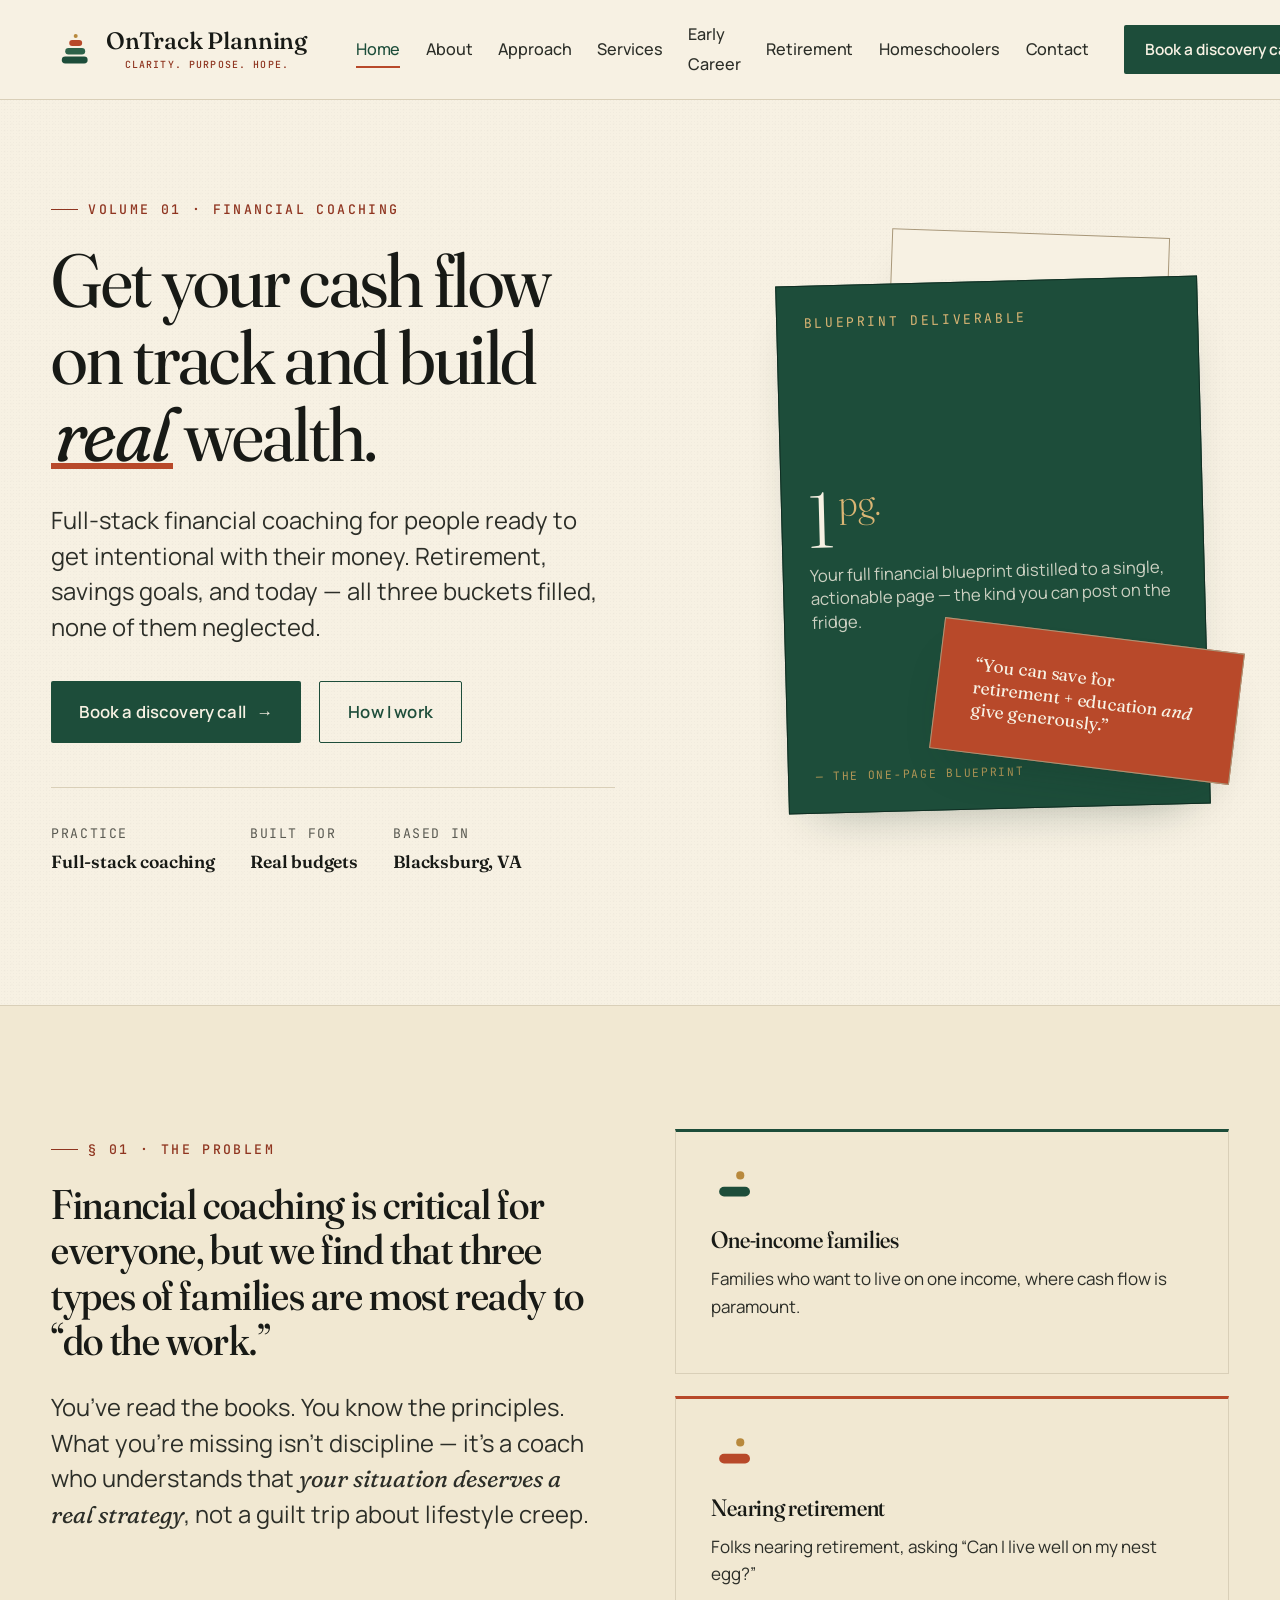
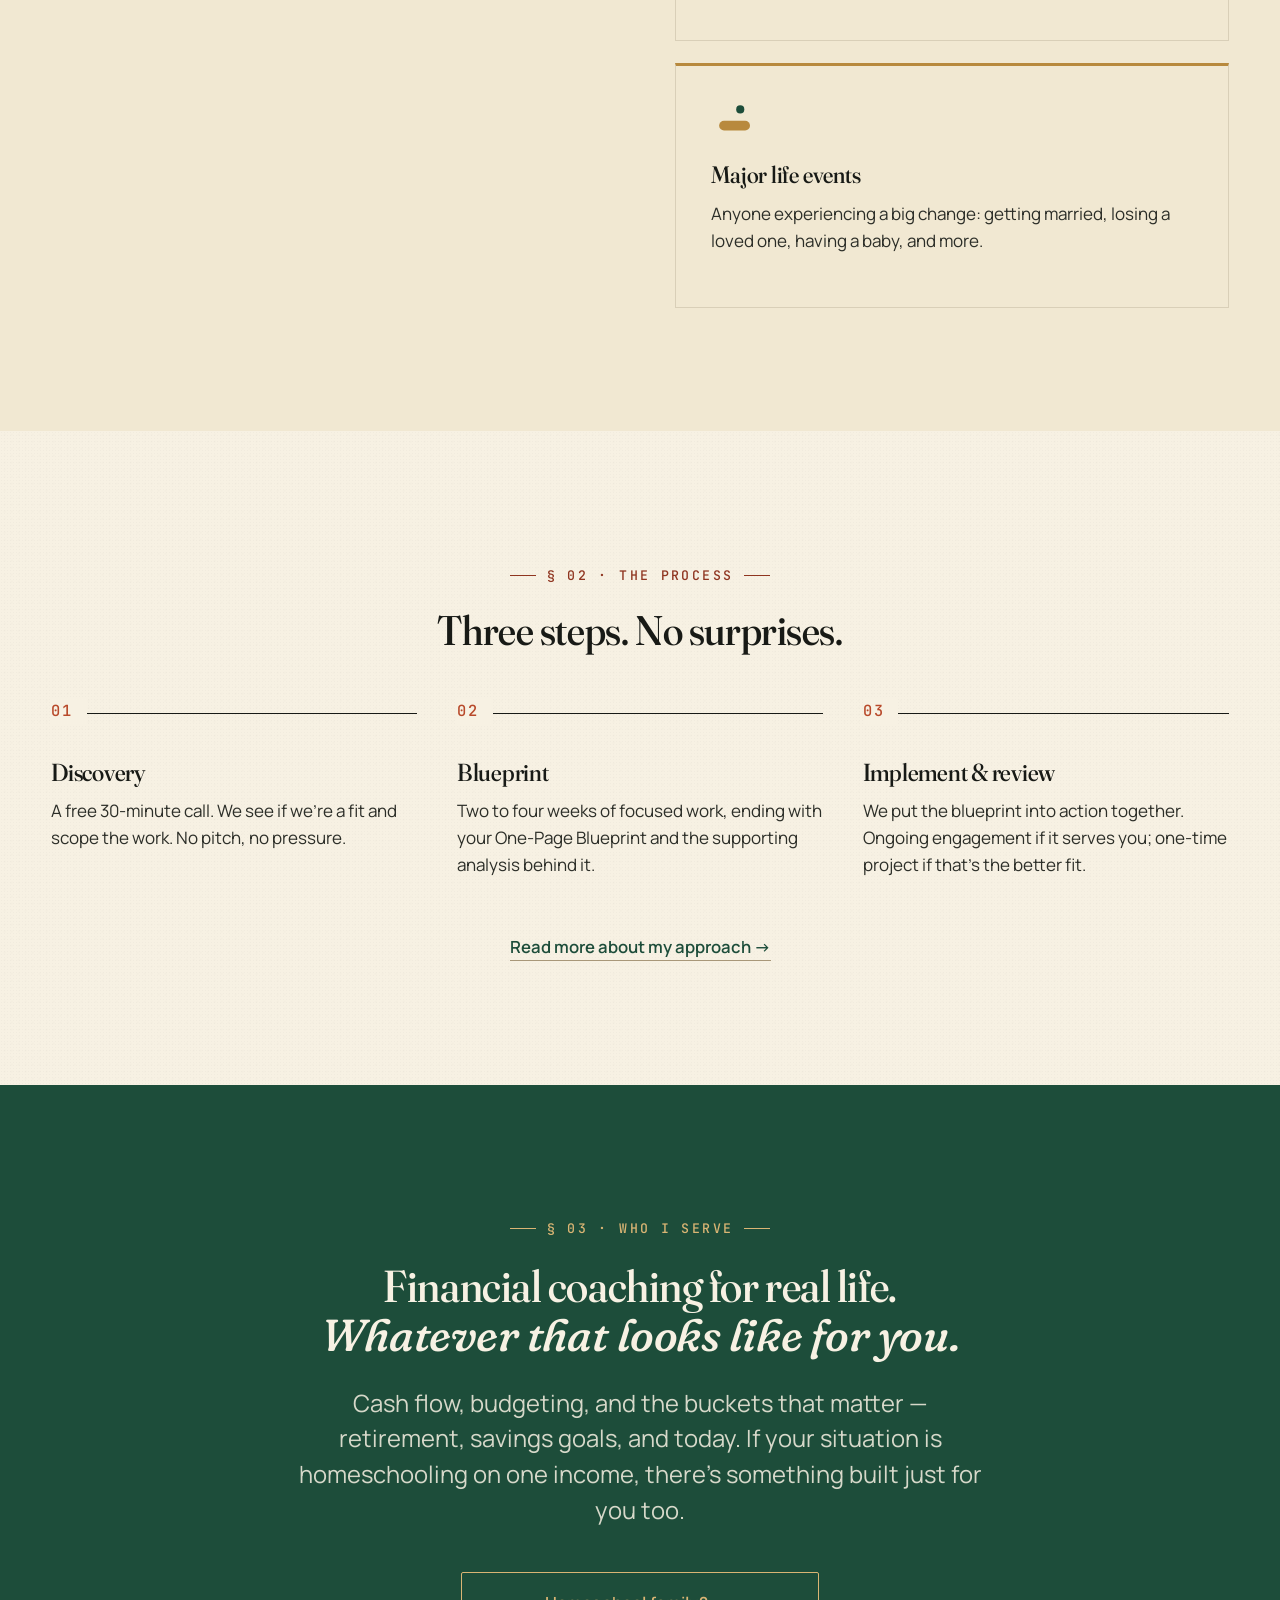
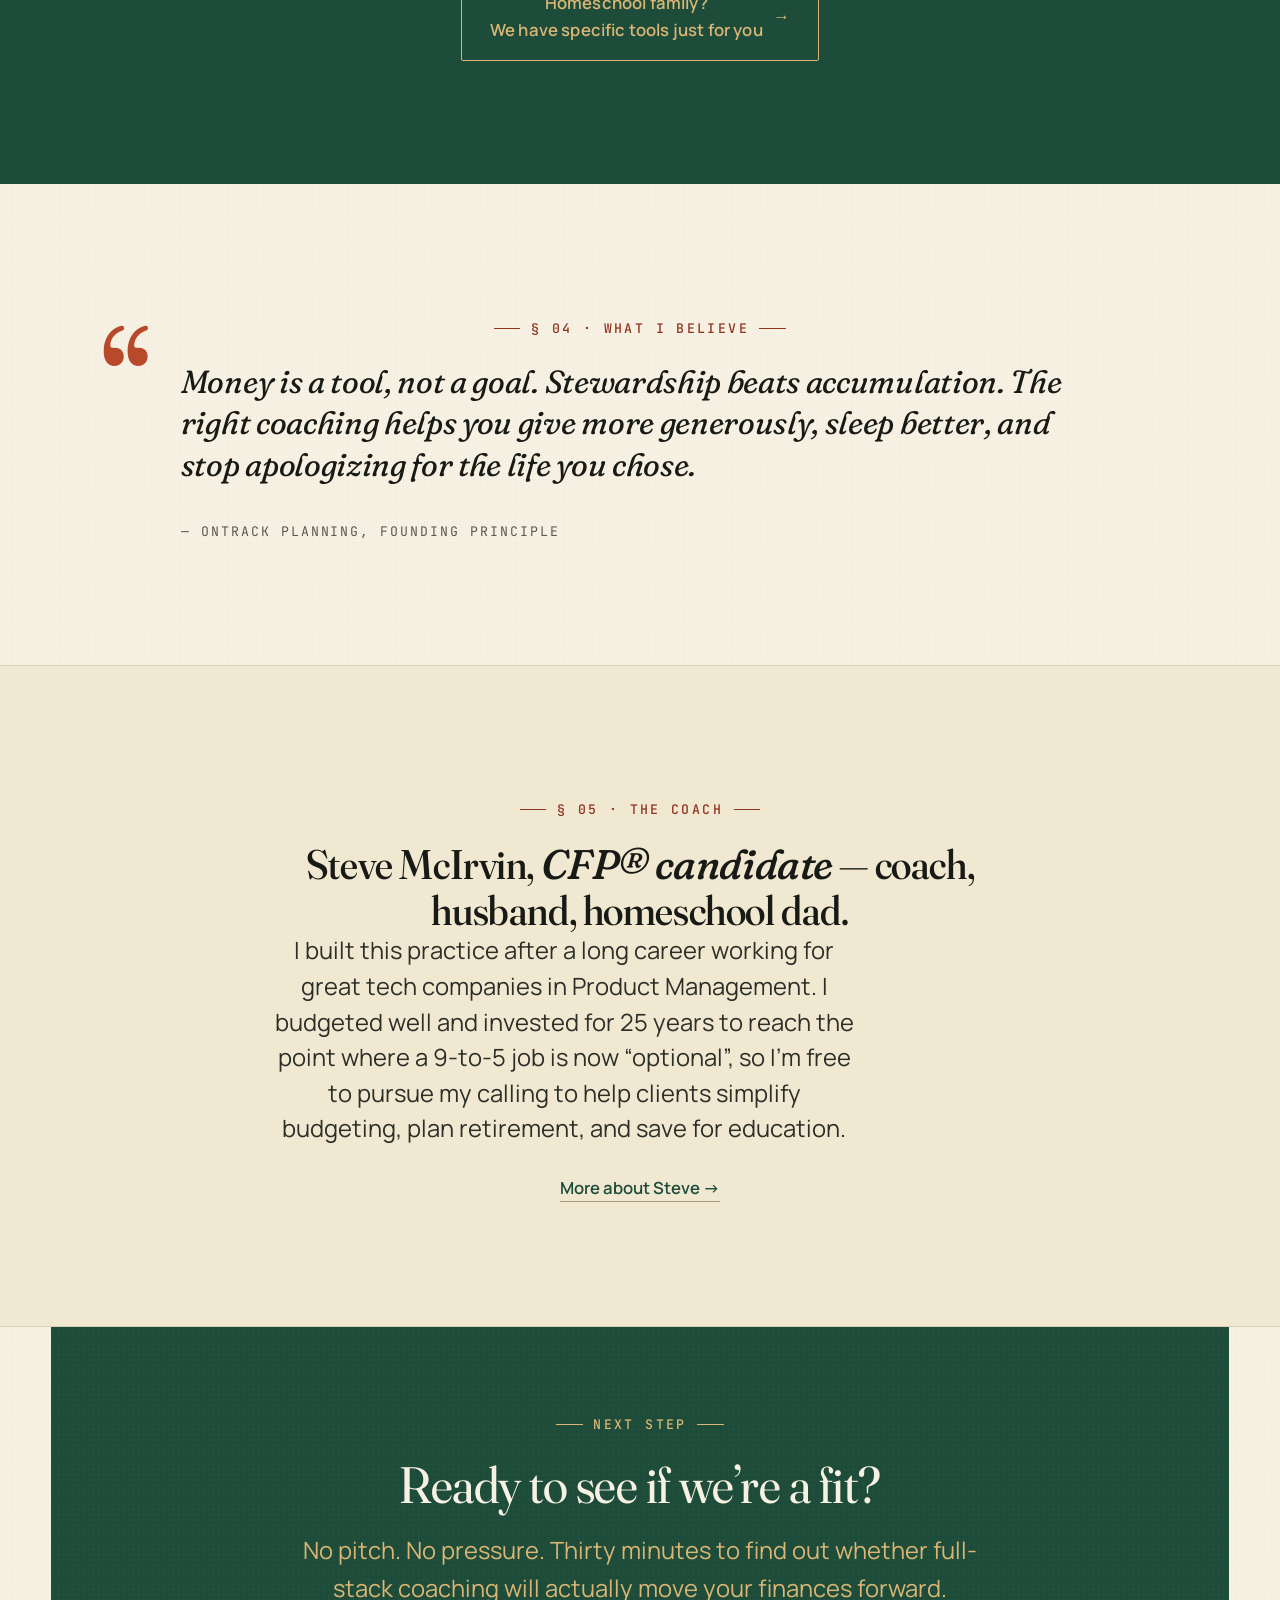
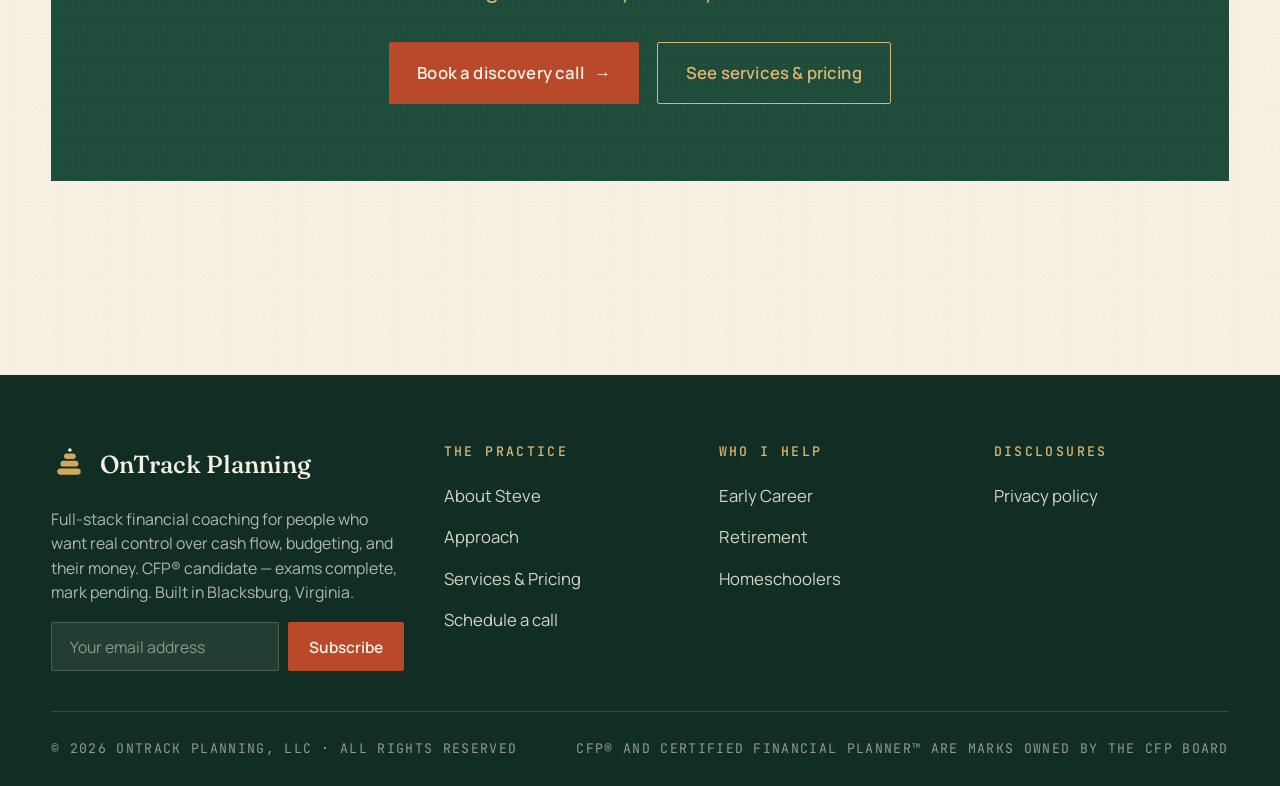
<file: index.html>
<!DOCTYPE html>

<html lang="en">
<head>
<meta charset="utf-8"/>
<meta content="width=device-width, initial-scale=1.0" name="viewport"/>
<title>OnTrack Planning — Full-Stack Financial Coaching</title>
<meta content="Full-stack financial coaching for people who want real control over cash flow, budgeting, and their money. Retirement, savings goals, and today — without sacrificing what matters to you." name="description"/>
<link href="https://fonts.googleapis.com" rel="preconnect"/>
<link crossorigin="" href="https://fonts.gstatic.com" rel="preconnect"/>
<link href="https://fonts.googleapis.com/css2?family=Fraunces:ital,opsz,wght,SOFT,WONK@0,9..144,300..700,0..100,0..1;1,9..144,300..700,0..100,0..1&amp;family=Manrope:wght@400;500;600;700&amp;family=JetBrains+Mono:wght@400;500&amp;display=swap" rel="stylesheet"/>
<link href="style.css" rel="stylesheet"/>
</head>
<body>
<!-- ===== HEADER ===== -->
<header class="site-header">
<nav class="nav">
<a class="brand" href="index.html">
<svg aria-hidden="true" class="brand-lockup" viewBox="0 0 284 58" xmlns="http://www.w3.org/2000/svg">
<g transform="translate(4,9) scale(0.525)">
<rect x="14" y="52" width="52" height="14" rx="7" fill="#1d4d3a"/>
<rect x="21" y="35" width="40" height="13" rx="6.5" fill="#2d6249"/>
<rect x="29" y="19" width="26" height="12" rx="6" fill="#b8492a"/>
<circle cx="42" cy="11" r="4" fill="#b8893d"/>
</g>
<text x="58" y="29" font-family="Fraunces, serif" font-weight="500" font-size="25" fill="#181a16" letter-spacing="-0.2">OnTrack Planning</text>
<text x="164.36" y="49" text-anchor="middle" font-family="JetBrains Mono, monospace" font-weight="500" font-size="10.4" fill="#8f3520" letter-spacing="1.2">CLARITY. PURPOSE. HOPE.</text>
</svg>
</a>
<ul class="nav-links" id="navLinks">
<li><a href="index.html" data-page="index" class="active">Home</a></li>
<li><a href="about.html" data-page="about">About</a></li>
<li><a href="approach.html" data-page="approach">Approach</a></li>
<li><a href="services.html" data-page="services">Services</a></li>
<li><a href="early-career.html" data-page="early-career">Early Career</a></li>
<li><a href="retirement.html" data-page="retirement">Retirement</a></li>
<li><a href="homeschool-families.html" data-page="homeschool-families">Homeschoolers</a></li>
<li><a href="contact.html" data-page="contact">Contact</a></li>
</ul>
<a class="nav-cta" href="contact.html">Book a discovery call →</a>
<button aria-label="Toggle menu" class="nav-toggle" onclick="document.getElementById('navLinks').classList.toggle('open')">
<svg fill="none" height="24" stroke="currentColor" stroke-width="2" viewBox="0 0 24 24" width="24"><path d="M4 6h16M4 12h16M4 18h16"></path></svg>
</button>
</nav>
</header>
<!-- ===== HERO ===== -->
<section class="hero">
<div class="wrap">
<div class="hero-grid">
<div>
<div class="eyebrow fade-up" data-key="home.s00.eyebrow-01">Volume 01 · Financial Coaching</div>
<h1 class="hero-title fade-up delay-1" data-key="home.s00.hero-title-01">Get your cash flow on track and build <span class="serif-italic underline-rust">real</span> wealth.</h1>
<p class="lead fade-up delay-2" data-key="home.s00.lead-01" style="margin-top:1.75rem;">Full-stack financial coaching for people ready to get intentional with their money. Retirement, savings goals, and today — all three buckets filled, none of them neglected.</p>
<div class="hero-cta-row fade-up delay-3">
<a class="btn btn-primary" data-key="home.s00.btn-primary-01" href="contact.html">Book a discovery call <span class="arrow">→</span></a>
<a class="btn btn-secondary" data-key="home.s00.btn-secondary-01" href="approach.html">How I work</a>
</div>
<div class="hero-meta fade-up delay-4">
<div>
            Practice<strong>Full-stack coaching</strong>
</div>
<div>
            Built for<strong>Real budgets</strong>
</div>
<div>
            Based in<strong>Blacksburg, VA</strong>
</div>
</div>
</div>
<div aria-hidden="true" class="hero-visual fade-up delay-3">
<div class="hero-card accent">
<svg height="auto" viewbox="0 0 200 160" width="80%">
<defs>
<pattern height="4" id="grain1" patternunits="userSpaceOnUse" width="4">
<circle cx="2" cy="2" fill="#1d4d3a" opacity="0.2" r="0.4"></circle>
</pattern>
</defs>
<rect fill="url(#grain1)" height="160" width="200"></rect>
<!-- Tree-ring concentric circles -->
<g fill="none" stroke="#1d4d3a" stroke-width="1">
<circle cx="100" cy="80" r="15"></circle>
<circle cx="100" cy="80" opacity="0.7" r="28"></circle>
<circle cx="100" cy="80" opacity="0.5" r="42"></circle>
<circle cx="100" cy="80" opacity="0.3" r="58"></circle>
</g>
<circle cx="100" cy="80" fill="#b8492a" r="6"></circle>
<text fill="#1d4d3a" font-family="JetBrains Mono" font-size="6" letter-spacing="2" text-anchor="middle" x="100" y="148">PATIENT CAPITAL</text>
</svg>
</div>
<div class="hero-card main">
<div class="card-eyebrow" data-key="home.s00.card-eyebrow-01">Blueprint deliverable</div>
<div>
<div class="card-figure" data-key="home.s00.card-figure-01">1<sup>pg.</sup></div>
<p data-key="home.s00.p-01" style="margin:0; color:rgba(247,241,227,0.8); font-size:0.95rem; line-height:1.4;">Your full financial blueprint distilled to a single, actionable page — the kind you can post on the fridge.</p>
</div>
<div style="font-family: 'JetBrains Mono', monospace; font-size: 0.65rem; letter-spacing: 0.15em; color: rgba(212,168,92,0.8); text-transform: uppercase;">
            — the One‑Page Blueprint
          </div>
</div>
<div class="hero-card note">
<span style="padding: 0 0.5rem;">“You can save for retirement + education <em>and</em> give generously.”</span>
</div>
</div>
</div>
</div>
</section>
<!-- ===== THE PROBLEM ===== -->
<section style="background: var(--paper-warm); border-top: 1px solid var(--rule);">
<div class="wrap">
<div class="two-col" style="align-items: start;">
<div>
<div class="eyebrow" data-key="home.s01.eyebrow-01">§ 01 · The problem</div>
<h2 data-key="home.s01.h2-01">Financial coaching is critical for everyone, but we find that three types of families are most ready to “do the work.”</h2>
<p class="lead" data-key="home.s01.p-01" style="margin-top: 1.5rem;">You’ve read the books. You know the principles. What you’re missing isn’t discipline — it’s a coach who understands that <span class="serif-italic">your situation deserves a real strategy</span>, not a guilt trip about lifestyle creep.</p>
</div>
<div class="card-grid" style="gap: 1.25rem;">
<div class="card" style="border-top: 3px solid var(--forest);">
<svg aria-hidden="true" height="33" style="margin-bottom: 1rem;" viewbox="0 0 64 40" width="52">
<rect height="12" rx="6" style="fill: var(--forest);" width="38" x="10" y="24"></rect>
<circle cx="36" cy="10" r="5" style="fill: var(--gold);"></circle>
</svg>
<h3 data-key="home.s01.h3-01">One-income families</h3>
<p data-key="home.s01.card-p-01">Families who want to live on one income, where cash flow is paramount.</p>
</div>
<div class="card" style="border-top: 3px solid var(--rust);">
<svg aria-hidden="true" height="33" style="margin-bottom: 1rem;" viewbox="0 0 64 40" width="52">
<rect height="12" rx="6" style="fill: var(--rust);" width="38" x="10" y="24"></rect>
<circle cx="36" cy="10" r="5" style="fill: var(--gold);"></circle>
</svg>
<h3 data-key="home.s01.h3-02">Nearing retirement</h3>
<p data-key="home.s01.card-p-02">Folks nearing retirement, asking “Can I live well on my nest egg?”</p>
</div>
<div class="card" style="border-top: 3px solid var(--gold);">
<svg aria-hidden="true" height="33" style="margin-bottom: 1rem;" viewbox="0 0 64 40" width="52">
<rect height="12" rx="6" style="fill: var(--gold);" width="38" x="10" y="24"></rect>
<circle cx="36" cy="10" r="5" style="fill: var(--forest);"></circle>
</svg>
<h3 data-key="home.s01.h3-03">Major life events</h3>
<p data-key="home.s01.card-p-03">Anyone experiencing a big change: getting married, losing a loved one, having a baby, and more.</p>
</div>
</div>
</div>
</div>
</section>
<!-- ===== 3-STEP PROCESS ===== -->
<section>
<div class="wrap">
<div class="section-head center">
<div>
<div class="eyebrow center" data-key="home.s02.eyebrow-01">§ 02 · The process</div>
<h2 data-key="home.s02.h2-01">Three steps. No surprises.</h2>
</div>
</div>
<div class="steps three">
<div class="step">
<h3 data-key="home.s02.h3-01">Discovery</h3>
<p data-key="home.s02.p-01">A free 30-minute call. We see if we’re a fit and scope the work. No pitch, no pressure.</p>
</div>
<div class="step">
<h3 data-key="home.s02.h3-02">Blueprint</h3>
<p data-key="home.s02.p-02">Two to four weeks of focused work, ending with your One-Page Blueprint and the supporting analysis behind it.</p>
</div>
<div class="step">
<h3 data-key="home.s02.h3-03">Implement &amp; review</h3>
<p data-key="home.s02.p-03">We put the blueprint into action together. Ongoing engagement if it serves you; one-time project if that’s the better fit.</p>
</div>
</div>
<div class="text-center" style="margin-top: 3rem;">
<a class="text-link" data-key="home.s02.link-01" href="approach.html">Read more about my approach →</a>
</div>
</div>
</section>
<!-- ===== WHO I SERVE ===== -->
<section style="background: var(--forest); color: var(--paper);">
<div class="wrap">
<div style="display: grid; grid-template-columns: 1fr; gap: 3rem; align-items: center;">
<div style="text-align: center; max-width: 56rem; margin: 0 auto;">
<div class="eyebrow center on-dark" data-key="home.s03.eyebrow-01">§ 03 · who I serve</div>
<h2 data-key="home.s03.h2-01" style="color: var(--paper); font-size: clamp(2rem, 3.5vw, 3rem);">Financial coaching for real life.<br/><span class="serif-italic">Whatever that looks like for you.</span></h2>
<p data-key="home.s03.p-01" style="color: rgba(247,241,227,0.85); font-size: var(--t-lead); max-width: 50ch; margin: 1.5rem auto 0; line-height: 1.5;">Cash flow, budgeting, and the buckets that matter — retirement, savings goals, and today. If your situation is homeschooling on one income, there’s something built just for you too.</p>
<div style="margin-top: 2.5rem;">
<a class="btn btn-secondary" data-key="home.s03.btn-secondary-01" href="homeschool-families.html" style="border-color: var(--gold-soft); color: var(--gold-soft);">Homeschool family?<br/>We have specific tools just for you <span class="arrow">→</span></a>
</div>
</div>
</div>
</div>
</section>
<!-- ===== PHILOSOPHY (replaces social proof pre-launch) ===== -->
<section>
<div class="wrap-narrow">
<div class="text-center">
<div class="eyebrow center" data-key="home.s04.eyebrow-01">§ 04 · What I believe</div>
</div>
<blockquote class="pullquote" data-key="home.s04.blockquote-01">Money is a tool, not a goal. Stewardship beats accumulation. The right coaching helps you give more generously, sleep better, and stop apologizing for the life you chose.</blockquote>
<span class="pullquote-attr" data-key="home.s04.pullquote-attr-01">— OnTrack Planning, founding principle</span>
</div>
</section>
<!-- ===== FEATURED RESOURCES (hidden — re-enable by removing this comment wrapper) =====
<section style="background: var(--paper-warm); border-top: 1px solid var(--rule); border-bottom: 1px solid var(--rule);">
<div class="wrap">
<div class="section-head">
<div>
<div class="eyebrow" data-key="home.s05.eyebrow-01">§ 05 · Recent essays</div>
<h2 data-key="home.s05.h2-01">Read first. Decide later.</h2>
</div>
<p class="lead" data-key="home.s05.lead-01">Long-form thinking on the specific money decisions real families face. One new piece each week.</p>
</div>
<div class="card-grid three">
<article class="card">
<span class="card-meta" data-key="home.s05.meta-01">Cornerstone · 12 min read</span>
<h3 data-key="home.s05.h3-01">The One-Income Family Money Reset</h3>
<p data-key="home.s05.p-01">The reset isn’t about cutting back. It’s about deciding which buckets get fed in which order, and committing.</p>
<a class="text-link" data-key="home.s05.link-01" href="resources.html">Read the essay →</a>
</article>
<article class="card">
<span class="card-meta" data-key="home.s05.meta-02">Niche · 9 min read</span>
<h3 data-key="home.s05.h3-02">Why generic budgeting advice keeps failing you</h3>
<p data-key="home.s05.p-02">Standard financial advice assumes steady income and a tidy timeline. Most of it doesn’t survive contact with real life.</p>
<a class="text-link" data-key="home.s05.link-02" href="resources.html">Read the essay →</a>
</article>
<article class="card">
<span class="card-meta" data-key="home.s05.meta-03">Framework · 11 min read</span>
<h3 data-key="home.s05.h3-03">The 3-Bucket Approach</h3>
<p data-key="home.s05.p-03">Retirement, savings goals, today. How to fund all three without robbing any of them.</p>
<a class="text-link" data-key="home.s05.link-03" href="resources.html">Read the essay →</a>
</article>
</div>
<div class="text-center" style="margin-top: 2.5rem;">
<a class="text-link" data-key="home.s05.link-04" href="resources.html">See all resources →</a>
</div>
</div>
</section>
===== END FEATURED RESOURCES ===== -->
<!-- ===== ABOUT SNAPSHOT ===== -->
<section style="background: var(--paper-warm); border-top: 1px solid var(--rule); border-bottom: 1px solid var(--rule);">
<div class="wrap">
<div style="max-width: 42rem; margin: 0 auto; text-align: center;">
<div class="eyebrow center" data-key="home.s05.eyebrow-01">§ 05 · The coach</div>
<h2 data-key="home.s05.h2-01" style="margin: 0 auto;">Steve McIrvin, <span class="serif-italic">CFP® candidate</span> — coach, husband, homeschool dad.</h2>
<p class="lead" data-key="home.s05.lead-01">I built this practice after a long career working for great tech companies in Product Management. I budgeted well and invested for 25 years to reach the point where a 9-to-5 job is now “optional”, so I'm free to pursue my calling to help clients simplify budgeting, plan retirement, and save for education.</p>
<a class="text-link" data-key="home.s05.link-01" href="about.html">More about Steve →</a>
</div>
</div>
</section>
<!-- ===== FINAL CTA ===== -->
<section style="padding-top: 0;">
<div class="wrap">
<div class="cta-block">
<div class="eyebrow center on-dark" data-key="home.s06.eyebrow-01">Next step</div>
<h2 data-key="home.s06.h2-01">Ready to see if we’re a fit?</h2>
<p data-key="home.s06.p-01">No pitch. No pressure. Thirty minutes to find out whether full-stack coaching will actually move your finances forward.</p>
<div class="cta-block-row">
<a class="btn btn-primary" data-key="home.s06.btn-primary-01" href="contact.html">Book a discovery call <span class="arrow">→</span></a>
<a class="btn btn-secondary" data-key="home.s06.btn-secondary-01" href="services.html">See services &amp; pricing</a>
</div>
</div>
</div>
</section>
<!-- ===== FOOTER ===== -->
<footer class="site-footer">
<div class="wrap">
<div class="footer-grid">
<div class="footer-col">
<div class="footer-brand">
<svg width="36" height="36" viewBox="0 0 80 80" fill="none">
<rect x="14" y="52" width="52" height="14" rx="7" fill="#d4a85c"/>
<rect x="21" y="35" width="40" height="13" rx="6.5" fill="#d4a85c"/>
<rect x="29" y="19" width="26" height="12" rx="6" fill="#d4a85c"/>
<circle cx="42" cy="11" r="4" fill="#f7f1e3"/>
</svg>
<div class="footer-brand-name">OnTrack Planning</div>
</div>
<p>Full-stack financial coaching for people who want real control over cash flow, budgeting, and their money. CFP® candidate — exams complete, mark pending. Built in Blacksburg, Virginia.</p>
<form class="footer-email" onsubmit="event.preventDefault();">
<input aria-label="Email" placeholder="Your email address" type="email"/>
<button type="submit">Subscribe</button>
</form>
</div>
<div class="footer-col">
<h4>The Practice</h4>
<ul>
<li><a href="about.html">About Steve</a></li>
<li><a href="approach.html">Approach</a></li>
<li><a href="services.html">Services &amp; Pricing</a></li>
<li><a href="contact.html">Schedule a call</a></li>
</ul>
</div>
<div class="footer-col">
<h4>Who I Help</h4>
<ul>
<li><a href="early-career.html">Early Career</a></li>
<li><a href="retirement.html">Retirement</a></li>
<li><a href="homeschool-families.html">Homeschoolers</a></li>
<!-- <li><a href="resources.html">Workshops</a></li> -->
<!-- <li><a href="resources.html">Articles archive</a></li> -->
</ul>
</div>
<div class="footer-col">
<h4>Disclosures</h4>
<ul>
<!-- <li><a href="#">Form ADV Part 2</a></li> -->
<!-- <li><a href="#">Form CRS</a></li> -->
<li><a href="policies-terms.html">Privacy policy</a></li>
<!-- <li><a href="#">Terms of service</a></li> -->
</ul>
</div>
</div>
<div class="footer-bottom">
<div>© 2026 OnTrack Planning, LLC · All rights reserved</div>
<div>CFP® and Certified Financial Planner™ are marks owned by the CFP Board</div>
</div>
</div>
</footer>
</body>
</html>
</file>
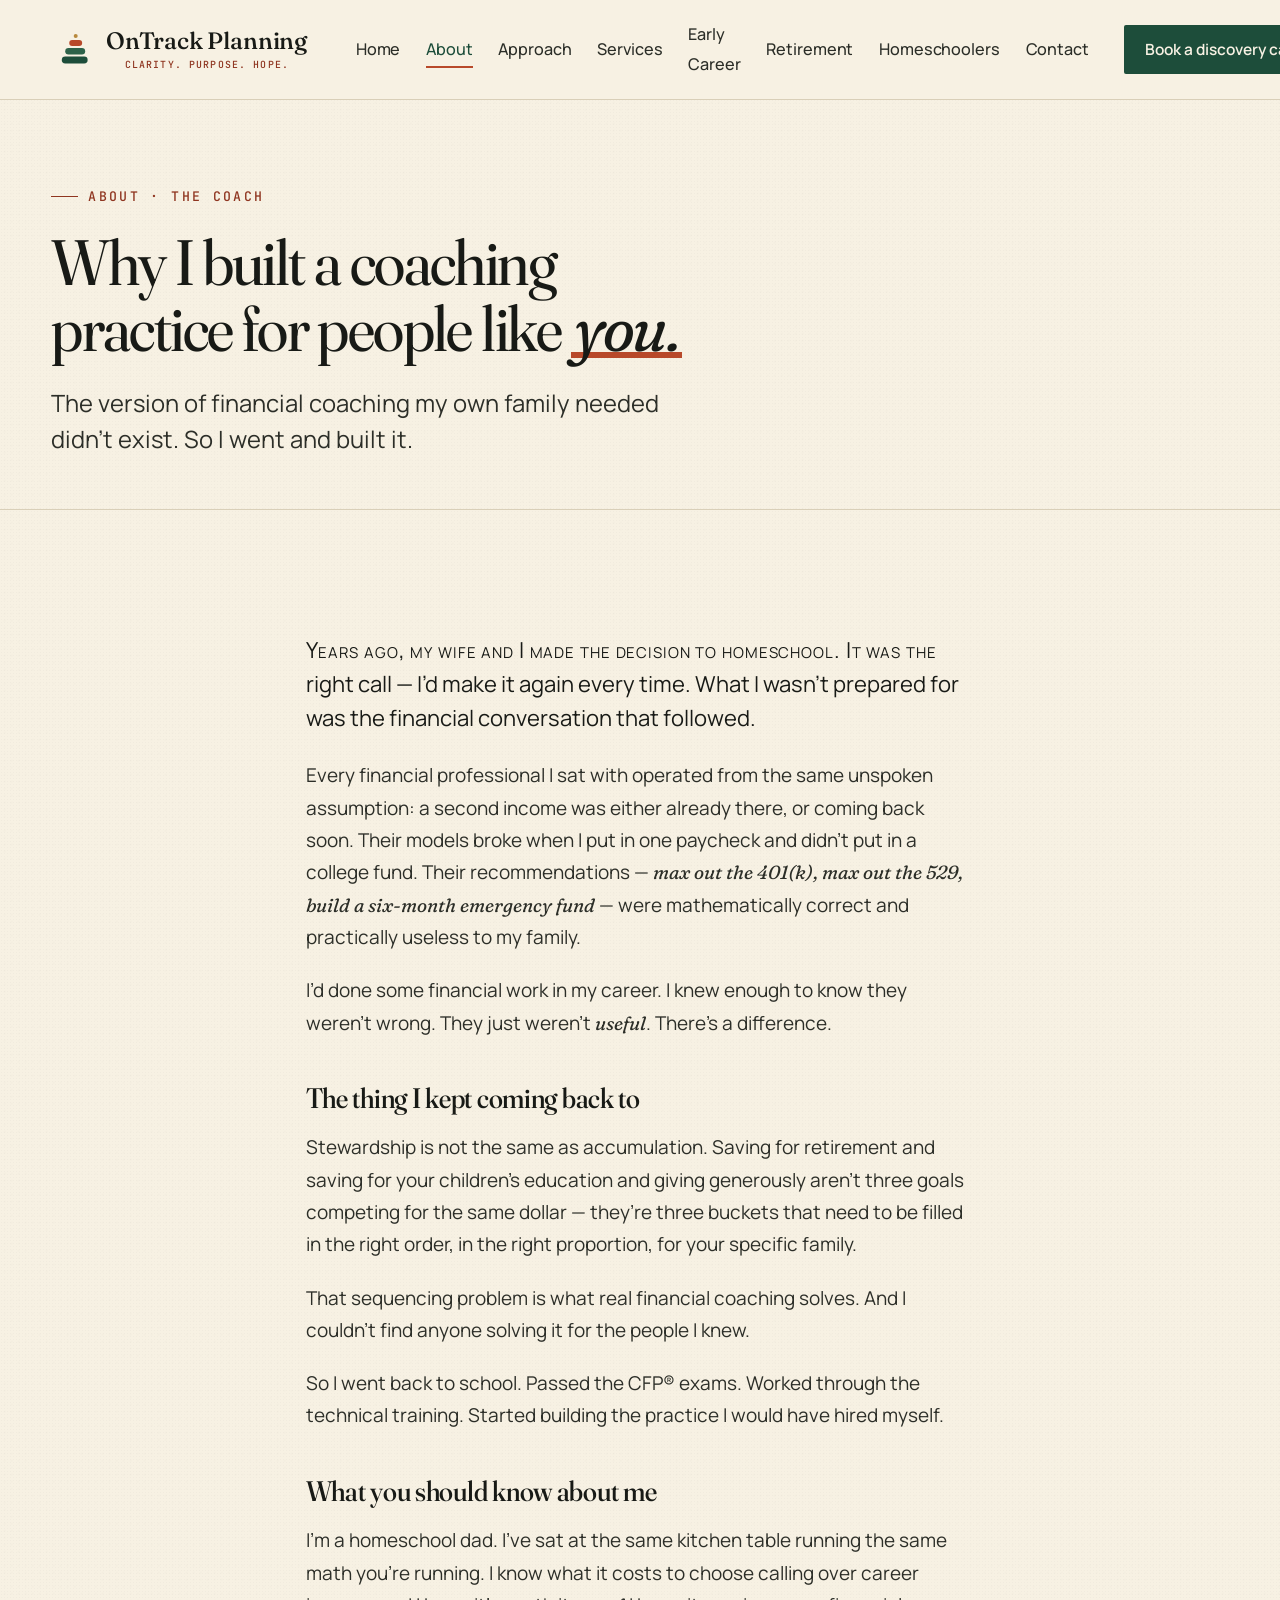
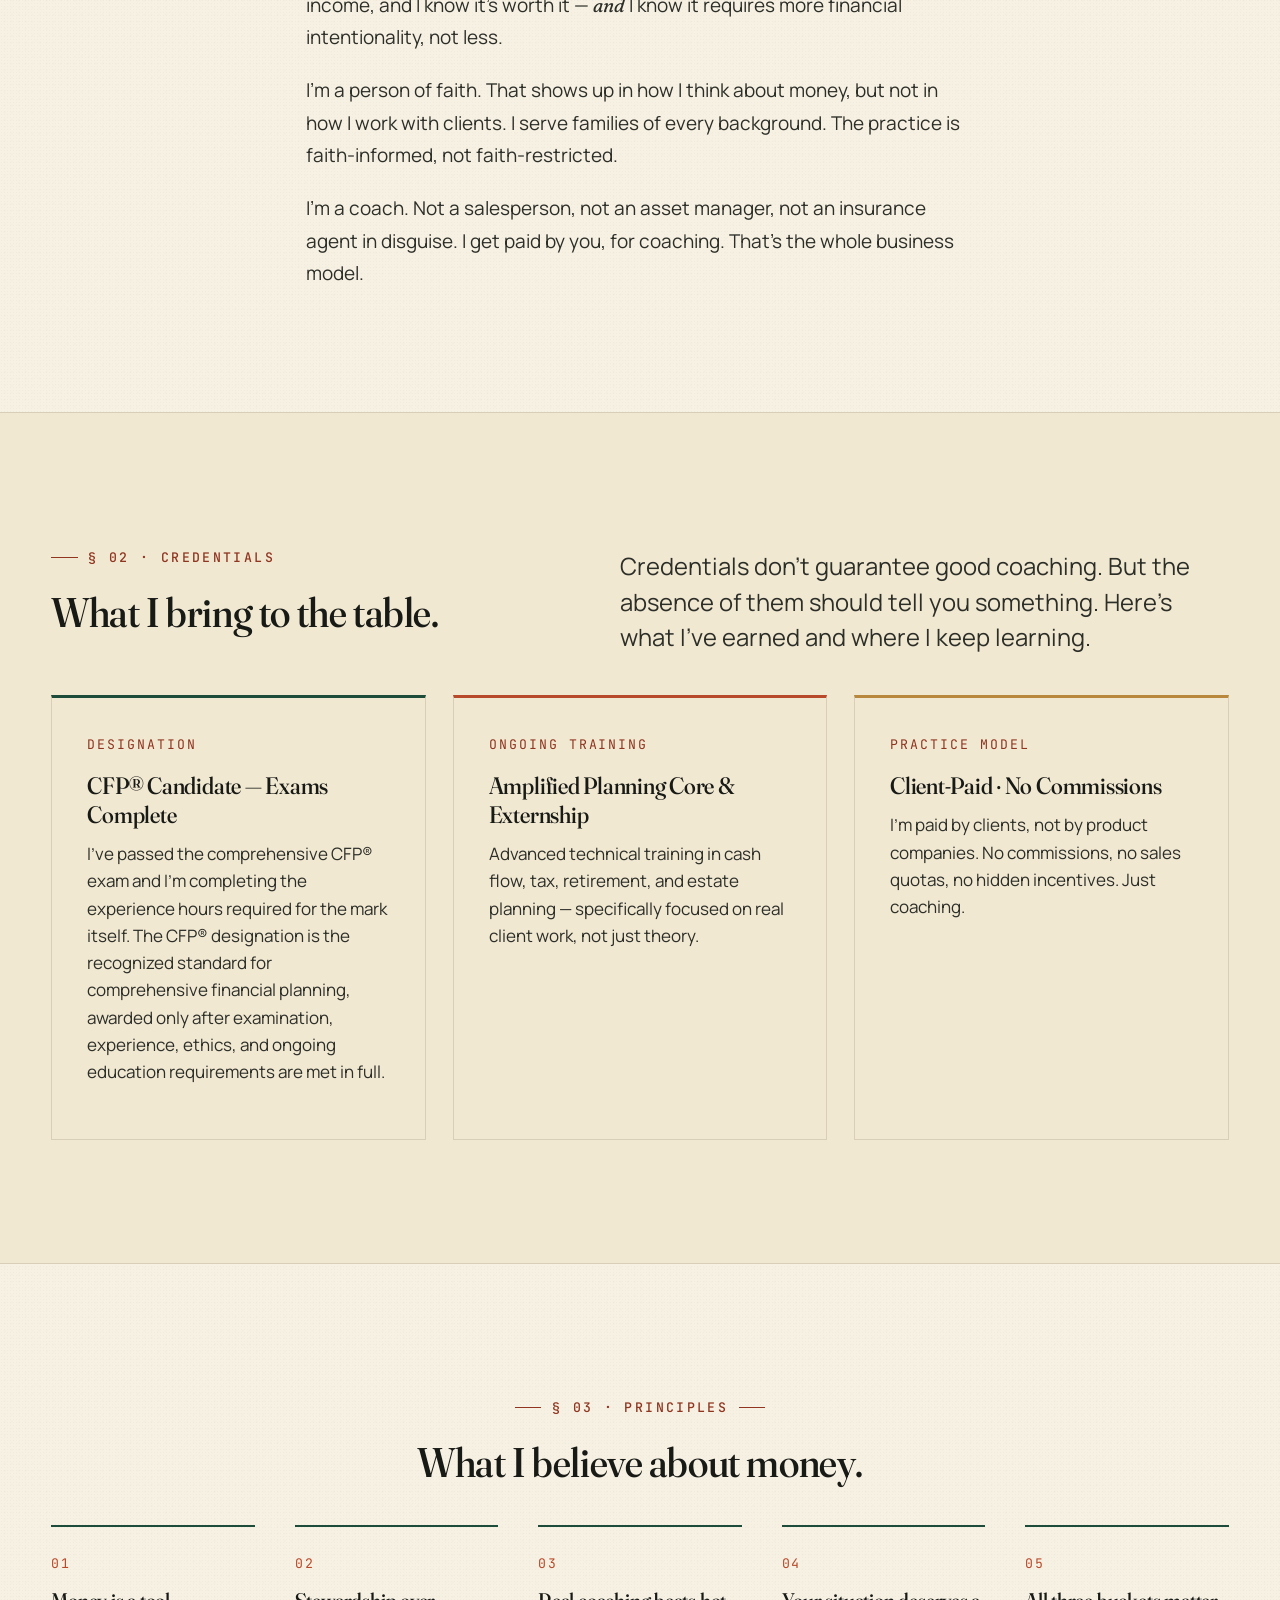
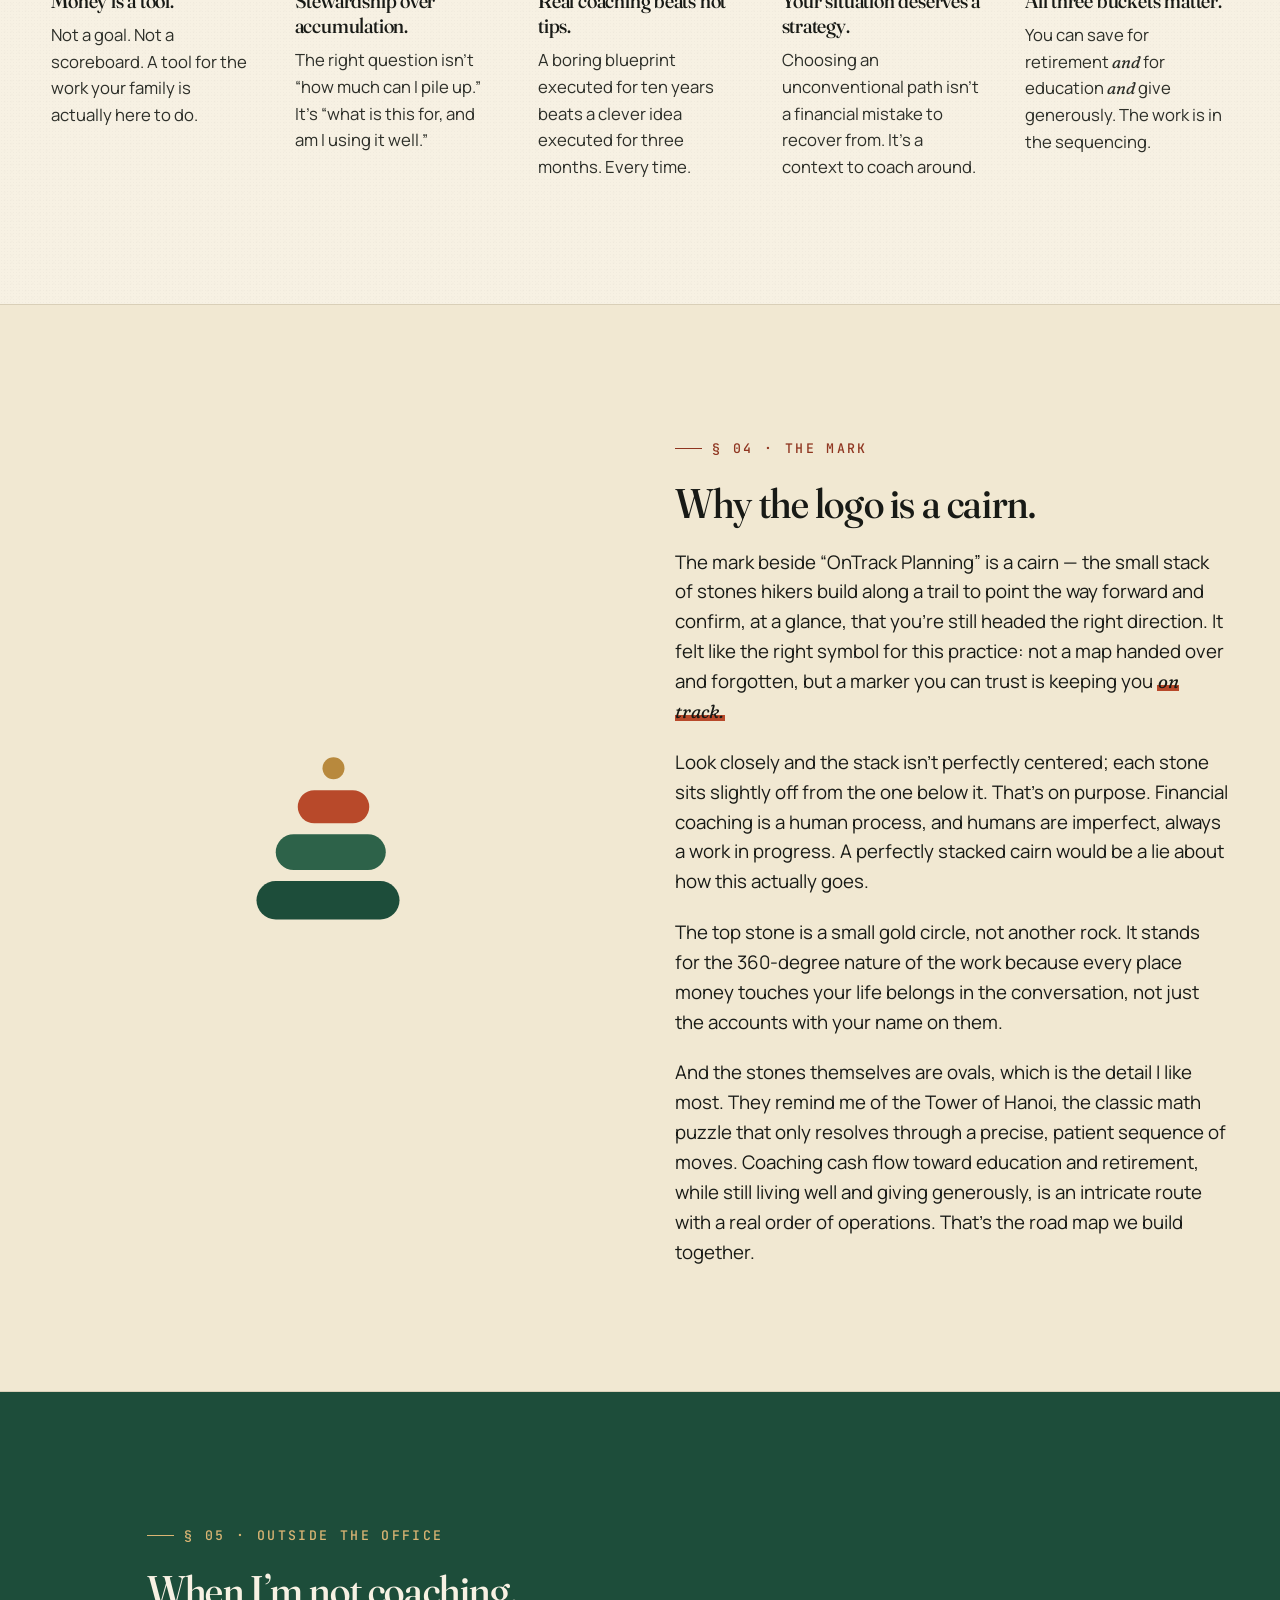
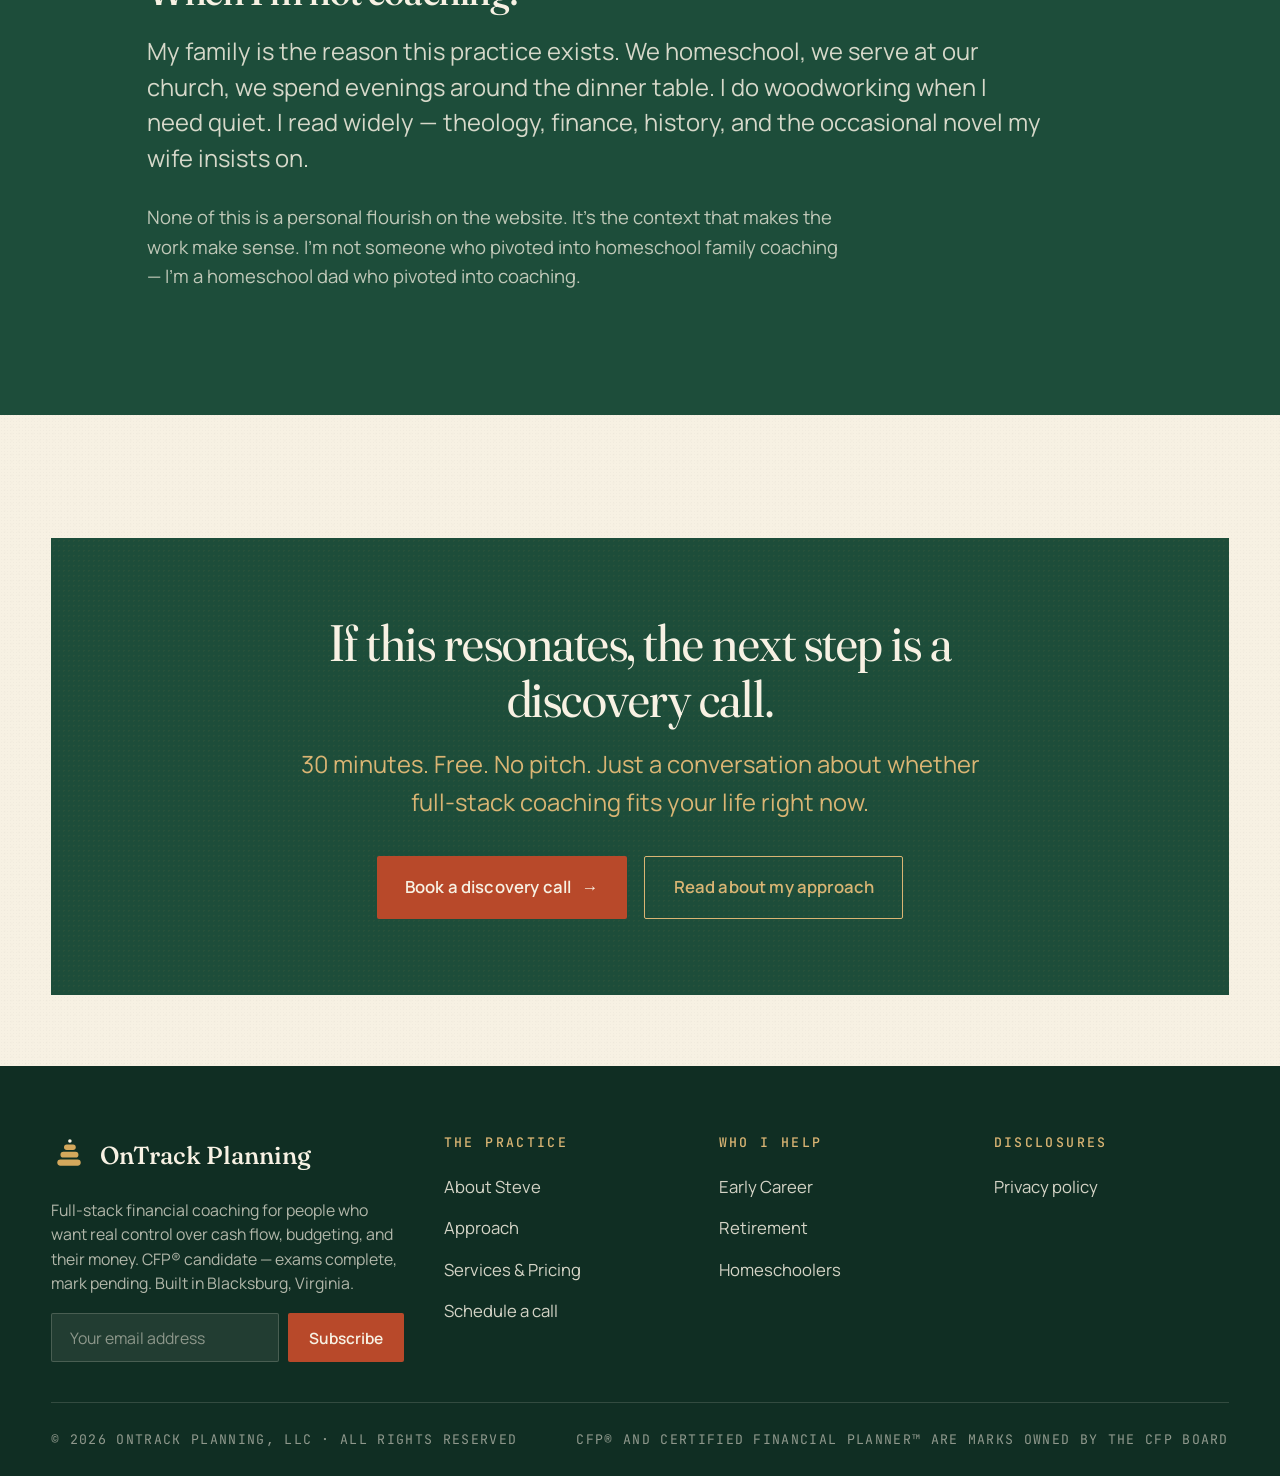
<file: about.html>
<!DOCTYPE html>

<html lang="en">
<head>
<meta charset="utf-8"/>
<meta content="width=device-width, initial-scale=1.0" name="viewport"/>
<title>About Steve, CFP® Candidate — OnTrack Planning</title>
<meta content="Why I built a full-stack financial coaching practice. Story, credentials, and beliefs about money and stewardship." name="description"/>
<link href="https://fonts.googleapis.com" rel="preconnect"/>
<link crossorigin="" href="https://fonts.gstatic.com" rel="preconnect"/>
<link href="https://fonts.googleapis.com/css2?family=Fraunces:ital,opsz,wght,SOFT,WONK@0,9..144,300..700,0..100,0..1;1,9..144,300..700,0..100,0..1&amp;family=Manrope:wght@400;500;600;700&amp;family=JetBrains+Mono:wght@400;500&amp;display=swap" rel="stylesheet"/>
<link href="style.css" rel="stylesheet"/>
</head>
<body>
<header class="site-header">
<nav class="nav">
<a class="brand" href="index.html">
<svg aria-hidden="true" class="brand-lockup" viewBox="0 0 284 58" xmlns="http://www.w3.org/2000/svg">
<g transform="translate(4,9) scale(0.525)">
<rect x="14" y="52" width="52" height="14" rx="7" fill="#1d4d3a"/>
<rect x="21" y="35" width="40" height="13" rx="6.5" fill="#2d6249"/>
<rect x="29" y="19" width="26" height="12" rx="6" fill="#b8492a"/>
<circle cx="42" cy="11" r="4" fill="#b8893d"/>
</g>
<text x="58" y="29" font-family="Fraunces, serif" font-weight="500" font-size="25" fill="#181a16" letter-spacing="-0.2">OnTrack Planning</text>
<text x="164.36" y="49" text-anchor="middle" font-family="JetBrains Mono, monospace" font-weight="500" font-size="10.4" fill="#8f3520" letter-spacing="1.2">CLARITY. PURPOSE. HOPE.</text>
</svg>
</a>
<ul class="nav-links" id="navLinks">
<li><a href="index.html" data-page="index">Home</a></li>
<li><a href="about.html" data-page="about" class="active">About</a></li>
<li><a href="approach.html" data-page="approach">Approach</a></li>
<li><a href="services.html" data-page="services">Services</a></li>
<li><a href="early-career.html" data-page="early-career">Early Career</a></li>
<li><a href="retirement.html" data-page="retirement">Retirement</a></li>
<li><a href="homeschool-families.html" data-page="homeschool-families">Homeschoolers</a></li>
<li><a href="contact.html" data-page="contact">Contact</a></li>
</ul>
<a class="nav-cta" href="contact.html">Book a discovery call →</a>
<button aria-label="Toggle menu" class="nav-toggle" onclick="document.getElementById('navLinks').classList.toggle('open')">
<svg fill="none" height="24" stroke="currentColor" stroke-width="2" viewBox="0 0 24 24" width="24"><path d="M4 6h16M4 12h16M4 18h16"></path></svg>
</button>
</nav>
</header>
<!-- ===== PAGE HERO ===== -->
<section class="page-hero">
<div class="wrap">
<div class="eyebrow fade-up" data-key="about.s00.eyebrow-01">About · The coach</div>
<h1 class="fade-up delay-1" data-key="about.s00.h1-01">Why I built a coaching practice for people like <span class="serif-italic underline-rust">you.</span></h1>
<p class="lead fade-up delay-2" data-key="about.s00.lead-01" style="margin-top:1.5rem;">The version of financial coaching my own family needed didn’t exist. So I went and built it.</p>
</div>
</section>
<!-- ===== STORY (prose) ===== -->
<section>
<div class="wrap">
<div style="display: grid; grid-template-columns: 1fr; gap: var(--gap-lg); align-items: start;">
<div style="display: grid; grid-template-columns: 1fr; gap: var(--gap-lg);">
<div style="display: grid; grid-template-columns: 1fr; gap: var(--gap-lg);">
<div class="prose" style="margin: 0 auto;">
<p data-key="about.s01.p-01" style="font-size: 1.25rem; line-height: 1.55; color: var(--ink);">Years ago, my wife and I made the decision to homeschool. It was the right call — I’d make it again every time. What I wasn’t prepared for was the financial conversation that followed.</p>
<p data-key="about.s01.p-02">Every financial professional I sat with operated from the same unspoken assumption: a second income was either already there, or coming back soon. Their models broke when I put in one paycheck and didn’t put in a college fund. Their recommendations — <span class="serif-italic">max out the 401(k), max out the 529, build a six-month emergency fund</span> — were mathematically correct and practically useless to my family.</p>
<p data-key="about.s01.p-03">I’d done some financial work in my career. I knew enough to know they weren’t wrong. They just weren’t <span class="serif-italic">useful</span>. There’s a difference.</p>
<h2 data-key="about.s01.h2-01">The thing I kept coming back to</h2>
<p data-key="about.s01.p-04">Stewardship is not the same as accumulation. Saving for retirement and saving for your children’s education and giving generously aren’t three goals competing for the same dollar — they’re three buckets that need to be filled in the right order, in the right proportion, for your specific family.</p>
<p data-key="about.s01.p-05">That sequencing problem is what real financial coaching solves. And I couldn’t find anyone solving it for the people I knew.</p>
<p data-key="about.s01.p-06">So I went back to school. Passed the CFP® exams. Worked through the technical training. Started building the practice I would have hired myself.</p>
<h2 data-key="about.s01.h2-02">What you should know about me</h2>
<p data-key="about.s01.p-07">I’m a homeschool dad. I’ve sat at the same kitchen table running the same math you’re running. I know what it costs to choose calling over career income, and I know it’s worth it — <span class="serif-italic">and</span> I know it requires more financial intentionality, not less.</p>
<p data-key="about.s01.p-08">I’m a person of faith. That shows up in how I think about money, but not in how I work with clients. I serve families of every background. The practice is faith-informed, not faith-restricted.</p>
<p data-key="about.s01.p-09">I’m a coach. Not a salesperson, not an asset manager, not an insurance agent in disguise. I get paid by you, for coaching. That’s the whole business model.</p>
</div>
</div>
</div>
</div>
</div>
</section>
<!-- ===== CREDENTIALS ===== -->
<section style="background: var(--paper-warm); border-top: 1px solid var(--rule); border-bottom: 1px solid var(--rule);">
<div class="wrap">
<div class="section-head">
<div>
<div class="eyebrow" data-key="about.s02.eyebrow-01">§ 02 · Credentials</div>
<h2 data-key="about.s02.h2-01">What I bring to the table.</h2>
</div>
<p class="lead" data-key="about.s02.lead-01">Credentials don’t guarantee good coaching. But the absence of them should tell you something. Here’s what I’ve earned and where I keep learning.</p>
</div>
<div class="card-grid three" style="margin-top: 2rem;">
<div class="card" style="border-top: 3px solid var(--forest);">
<span class="card-meta" data-key="about.s02.meta-01">Designation</span>
<h3 data-key="about.s02.h3-01">CFP® Candidate — Exams Complete</h3>
<p data-key="about.s02.p-01">I’ve passed the comprehensive CFP® exam and I’m completing the experience hours required for the mark itself. The CFP® designation is the recognized standard for comprehensive financial planning, awarded only after examination, experience, ethics, and ongoing education requirements are met in full.</p>
</div>
<div class="card" style="border-top: 3px solid var(--rust);">
<span class="card-meta" data-key="about.s02.meta-02">Ongoing training</span>
<h3 data-key="about.s02.h3-02">Amplified Planning Core &amp; Externship</h3>
<p data-key="about.s02.p-02">Advanced technical training in cash flow, tax, retirement, and estate planning — specifically focused on real client work, not just theory.</p>
</div>
<div class="card" style="border-top: 3px solid var(--gold);">
<span class="card-meta" data-key="about.s02.meta-03">Practice model</span>
<h3 data-key="about.s02.h3-03">Client-Paid · No Commissions</h3>
<p data-key="about.s02.p-03">I’m paid by clients, not by product companies. No commissions, no sales quotas, no hidden incentives. Just coaching.</p>
</div>
</div>
</div>
</section>
<!-- ===== WHAT I BELIEVE ===== -->
<section>
<div class="wrap">
<div class="section-head center">
<div>
<div class="eyebrow center" data-key="about.s03.eyebrow-01">§ 03 · Principles</div>
<h2 data-key="about.s03.h2-01" style="max-width: 22ch; margin: 0 auto;">What I believe about money.</h2>
</div>
</div>
<div class="principles five">
<div class="principle">
<span class="num">01</span>
<h3 data-key="about.s03.h3-01">Money is a tool.</h3>
<p data-key="about.s03.p-01">Not a goal. Not a scoreboard. A tool for the work your family is actually here to do.</p>
</div>
<div class="principle">
<span class="num">02</span>
<h3 data-key="about.s03.h3-02">Stewardship over accumulation.</h3>
<p data-key="about.s03.p-02">The right question isn’t “how much can I pile up.” It’s “what is this for, and am I using it well.”</p>
</div>
<div class="principle">
<span class="num">03</span>
<h3 data-key="about.s03.h3-03">Real coaching beats hot tips.</h3>
<p data-key="about.s03.p-03">A boring blueprint executed for ten years beats a clever idea executed for three months. Every time.</p>
</div>
<div class="principle">
<span class="num">04</span>
<h3 data-key="about.s03.h3-04">Your situation deserves a strategy.</h3>
<p data-key="about.s03.p-04">Choosing an unconventional path isn’t a financial mistake to recover from. It’s a context to coach around.</p>
</div>
<div class="principle">
<span class="num">05</span>
<h3 data-key="about.s03.h3-05">All three buckets matter.</h3>
<p data-key="about.s03.p-05">You can save for retirement <span class="serif-italic">and</span> for education <span class="serif-italic">and</span> give generously. The work is in the sequencing.</p>
</div>
</div>
</div>
</section>
<!-- ===== THE MARK (logo symbolism) ===== -->
<section style="background: var(--paper-warm); border-top: 1px solid var(--rule); border-bottom: 1px solid var(--rule);">
<div class="wrap">
<div class="two-col" style="align-items: center;">
<div style="display: flex; justify-content: center;">
<svg aria-label="The OnTrack Planning cairn mark" height="220" role="img" viewbox="0 0 80 80" width="220">
<rect fill="#1d4d3a" height="14" rx="7" width="52" x="14" y="52"></rect>
<rect fill="#2d6249" height="13" rx="6.5" width="40" x="21" y="35"></rect>
<rect fill="#b8492a" height="12" rx="6" width="26" x="29" y="19"></rect>
<circle cx="42" cy="11" fill="#b8893d" r="4"></circle>
</svg>
</div>
<div>
<div class="eyebrow" data-key="about.s04.eyebrow-01">§ 04 · The mark</div>
<h2 data-key="about.s04.h2-01">Why the logo is a cairn.</h2>
<p data-key="about.s04.p-01">The mark beside “OnTrack Planning” is a cairn — the small stack of stones hikers build along a trail to point the way forward and confirm, at a glance, that you’re still headed the right direction. It felt like the right symbol for this practice: not a map handed over and forgotten, but a marker you can trust is keeping you <span class="serif-italic underline-rust">on track.</span></p>
<p data-key="about.s04.p-02">Look closely and the stack isn’t perfectly centered; each stone sits slightly off from the one below it. That’s on purpose. Financial coaching is a human process, and humans are imperfect, always a work in progress. A perfectly stacked cairn would be a lie about how this actually goes.</p>
<p data-key="about.s04.p-03">The top stone is a small gold circle, not another rock. It stands for the 360-degree nature of the work because every place money touches your life belongs in the conversation, not just the accounts with your name on them.</p>
<p data-key="about.s04.p-04">And the stones themselves are ovals, which is the detail I like most. They remind me of the Tower of Hanoi, the classic math puzzle that only resolves through a precise, patient sequence of moves. Coaching cash flow toward education and retirement, while still living well and giving generously, is an intricate route with a real order of operations. That’s the road map we build together.</p>
</div>
</div>
</div>
</section>
<!-- ===== OUTSIDE WORK ===== -->
<section style="background: var(--forest); color: var(--paper);">
<div class="wrap">
<div style="display: grid; grid-template-columns: 1fr; gap: var(--gap-lg); align-items: center; max-width: 56rem; margin: 0 auto;">
<div>
<div class="eyebrow on-dark" data-key="about.s05.eyebrow-01">§ 05 · Outside the office</div>
<h2 data-key="about.s05.h2-01" style="color: var(--paper); max-width: 20ch;">When I’m not coaching.</h2>
<p data-key="about.s05.p-01" style="color: rgba(247,241,227,0.85); font-size: var(--t-lead); line-height: 1.5;">My family is the reason this practice exists. We homeschool, we serve at our church, we spend evenings around the dinner table. I do woodworking when I need quiet. I read widely — theology, finance, history, and the occasional novel my wife insists on.</p>
<p data-key="about.s05.p-02" style="color: rgba(247,241,227,0.75); font-size: 1.05rem; margin-top: 1.5rem;">None of this is a personal flourish on the website. It’s the context that makes the work make sense. I’m not someone who pivoted into homeschool family coaching — I’m a homeschool dad who pivoted into coaching.</p>
</div>
</div>
</div>
</section>
<!-- ===== CTA ===== -->
<section style="padding-bottom: 0;">
<div class="wrap">
<div class="cta-block">
<h2 data-key="about.s06.h2-01">If this resonates, the next step is a discovery call.</h2>
<p data-key="about.s06.p-01">30 minutes. Free. No pitch. Just a conversation about whether full-stack coaching fits your life right now.</p>
<div class="cta-block-row">
<a class="btn btn-primary" data-key="about.s06.btn-primary-01" href="contact.html">Book a discovery call <span class="arrow">→</span></a>
<a class="btn btn-secondary" data-key="about.s06.btn-secondary-01" href="approach.html">Read about my approach</a>
</div>
</div>
</div>
</section>
<!-- ===== FOOTER ===== -->
<footer class="site-footer">
<div class="wrap">
<div class="footer-grid">
<div class="footer-col">
<div class="footer-brand">
<svg width="36" height="36" viewBox="0 0 80 80" fill="none">
<rect x="14" y="52" width="52" height="14" rx="7" fill="#d4a85c"/>
<rect x="21" y="35" width="40" height="13" rx="6.5" fill="#d4a85c"/>
<rect x="29" y="19" width="26" height="12" rx="6" fill="#d4a85c"/>
<circle cx="42" cy="11" r="4" fill="#f7f1e3"/>
</svg>
<div class="footer-brand-name">OnTrack Planning</div>
</div>
<p>Full-stack financial coaching for people who want real control over cash flow, budgeting, and their money. CFP® candidate — exams complete, mark pending. Built in Blacksburg, Virginia.</p>
<form class="footer-email" onsubmit="event.preventDefault();">
<input aria-label="Email" placeholder="Your email address" type="email"/>
<button type="submit">Subscribe</button>
</form>
</div>
<div class="footer-col">
<h4>The Practice</h4>
<ul>
<li><a href="about.html">About Steve</a></li>
<li><a href="approach.html">Approach</a></li>
<li><a href="services.html">Services &amp; Pricing</a></li>
<li><a href="contact.html">Schedule a call</a></li>
</ul>
</div>
<div class="footer-col">
<h4>Who I Help</h4>
<ul>
<li><a href="early-career.html">Early Career</a></li>
<li><a href="retirement.html">Retirement</a></li>
<li><a href="homeschool-families.html">Homeschoolers</a></li>
<!-- <li><a href="resources.html">Workshops</a></li> -->
<!-- <li><a href="resources.html">Articles archive</a></li> -->
</ul>
</div>
<div class="footer-col">
<h4>Disclosures</h4>
<ul>
<!-- <li><a href="#">Form ADV Part 2</a></li> -->
<!-- <li><a href="#">Form CRS</a></li> -->
<li><a href="policies-terms.html">Privacy policy</a></li>
<!-- <li><a href="#">Terms of service</a></li> -->
</ul>
</div>
</div>
<div class="footer-bottom">
<div>© 2026 OnTrack Planning, LLC · All rights reserved</div>
<div>CFP® and Certified Financial Planner™ are marks owned by the CFP Board</div>
</div>
</div>
</footer>
</body>
</html>
</file>
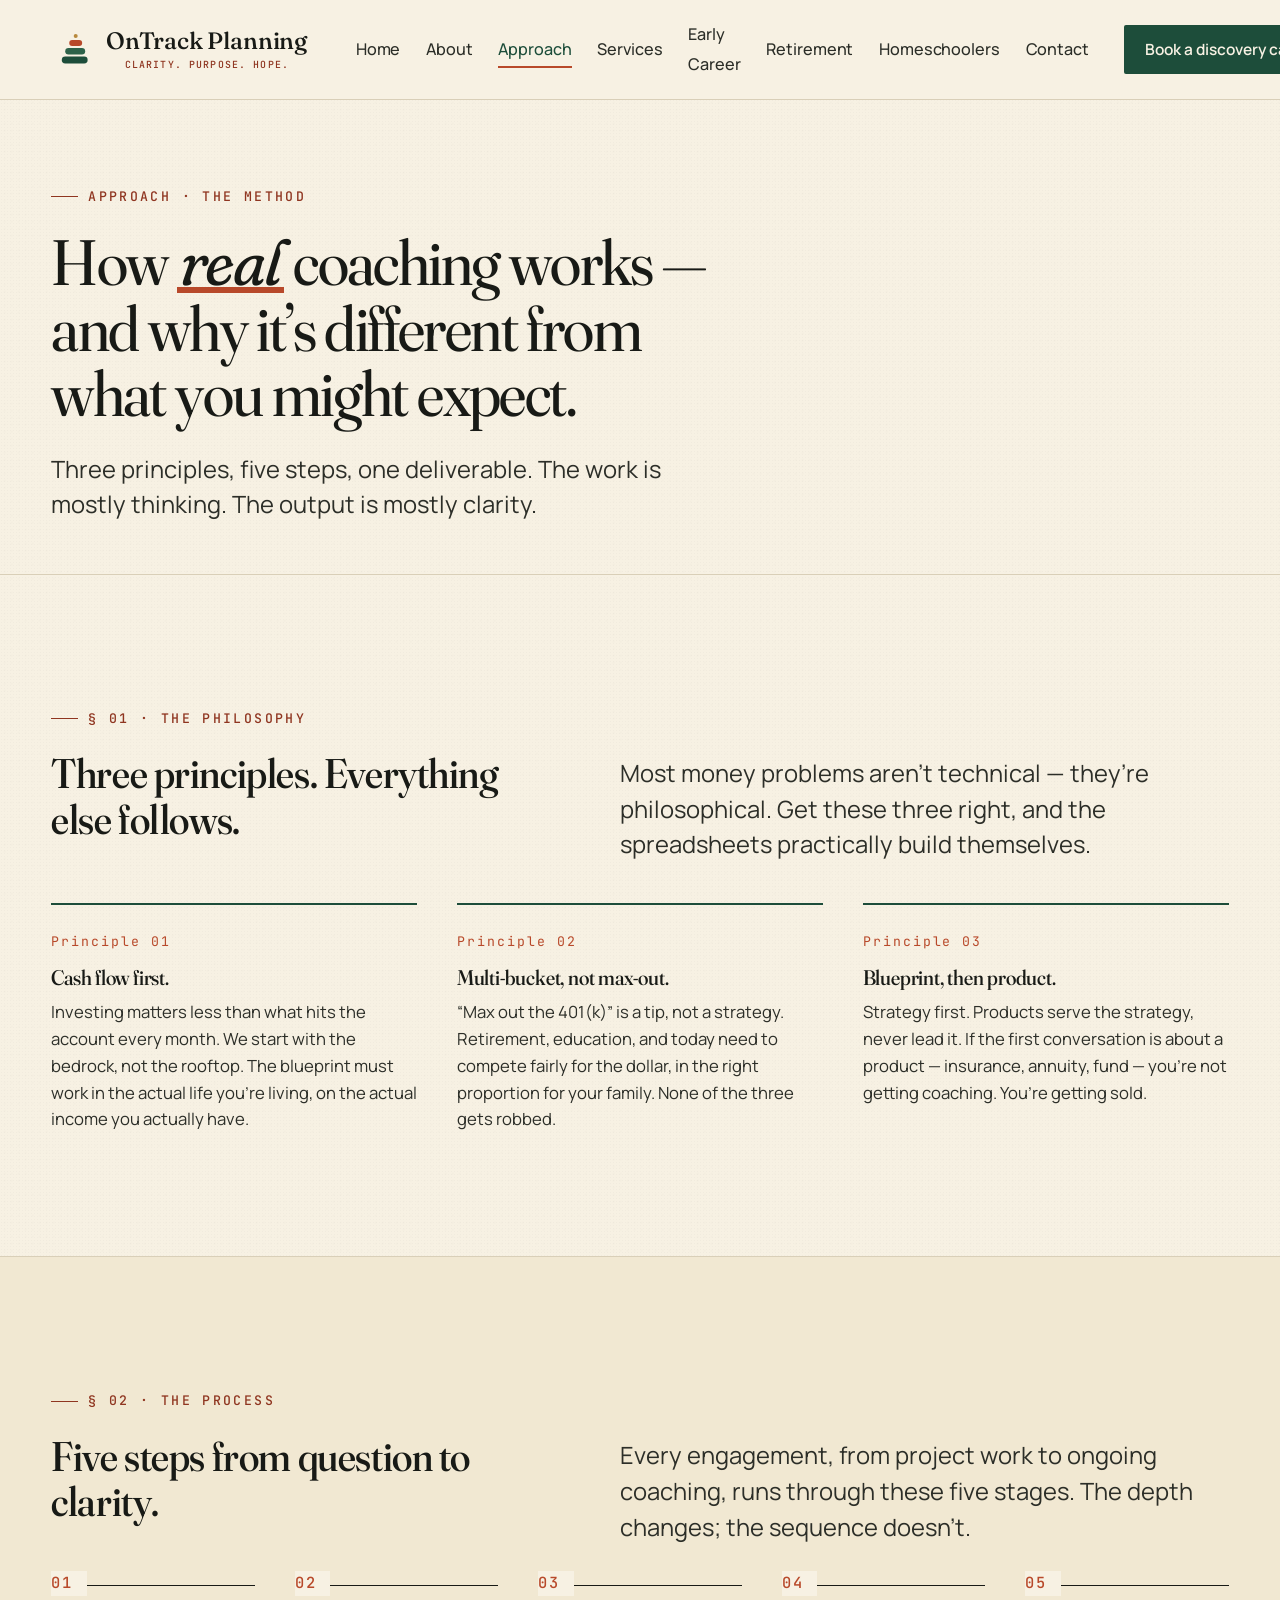
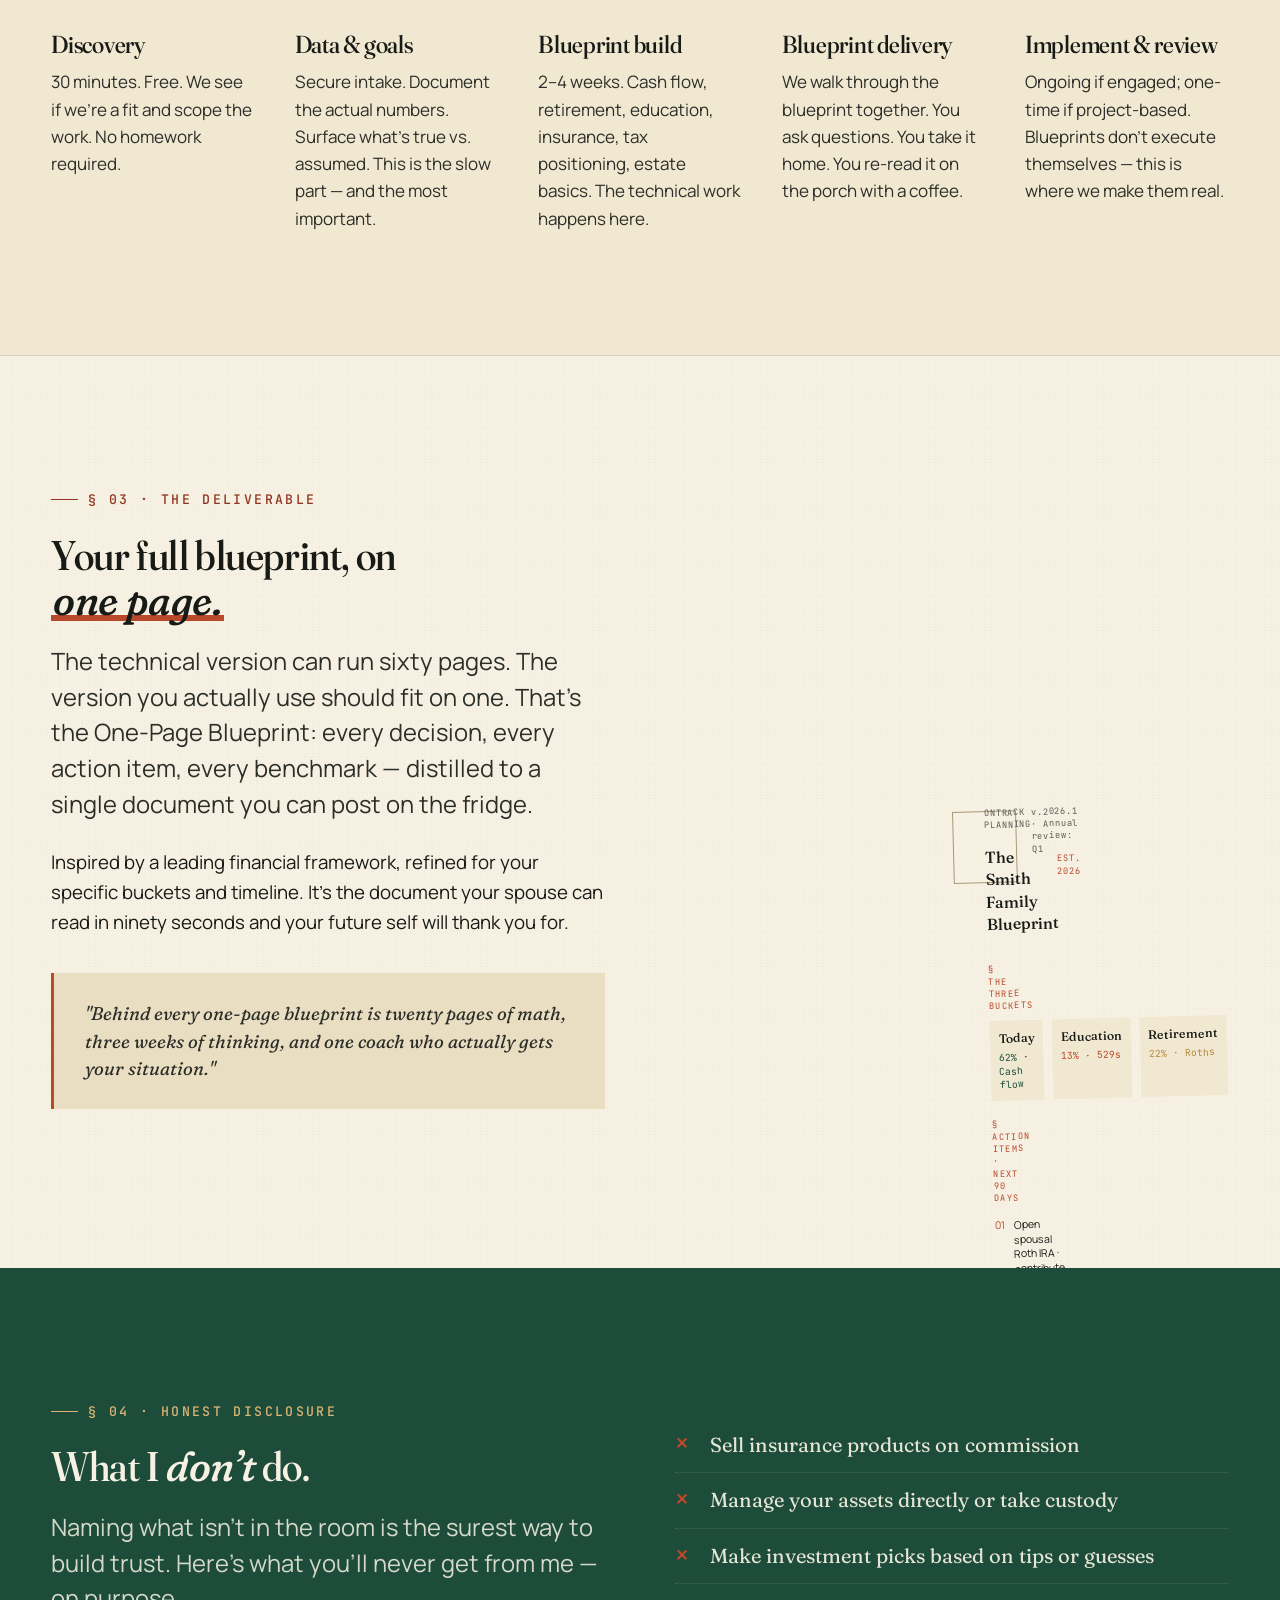
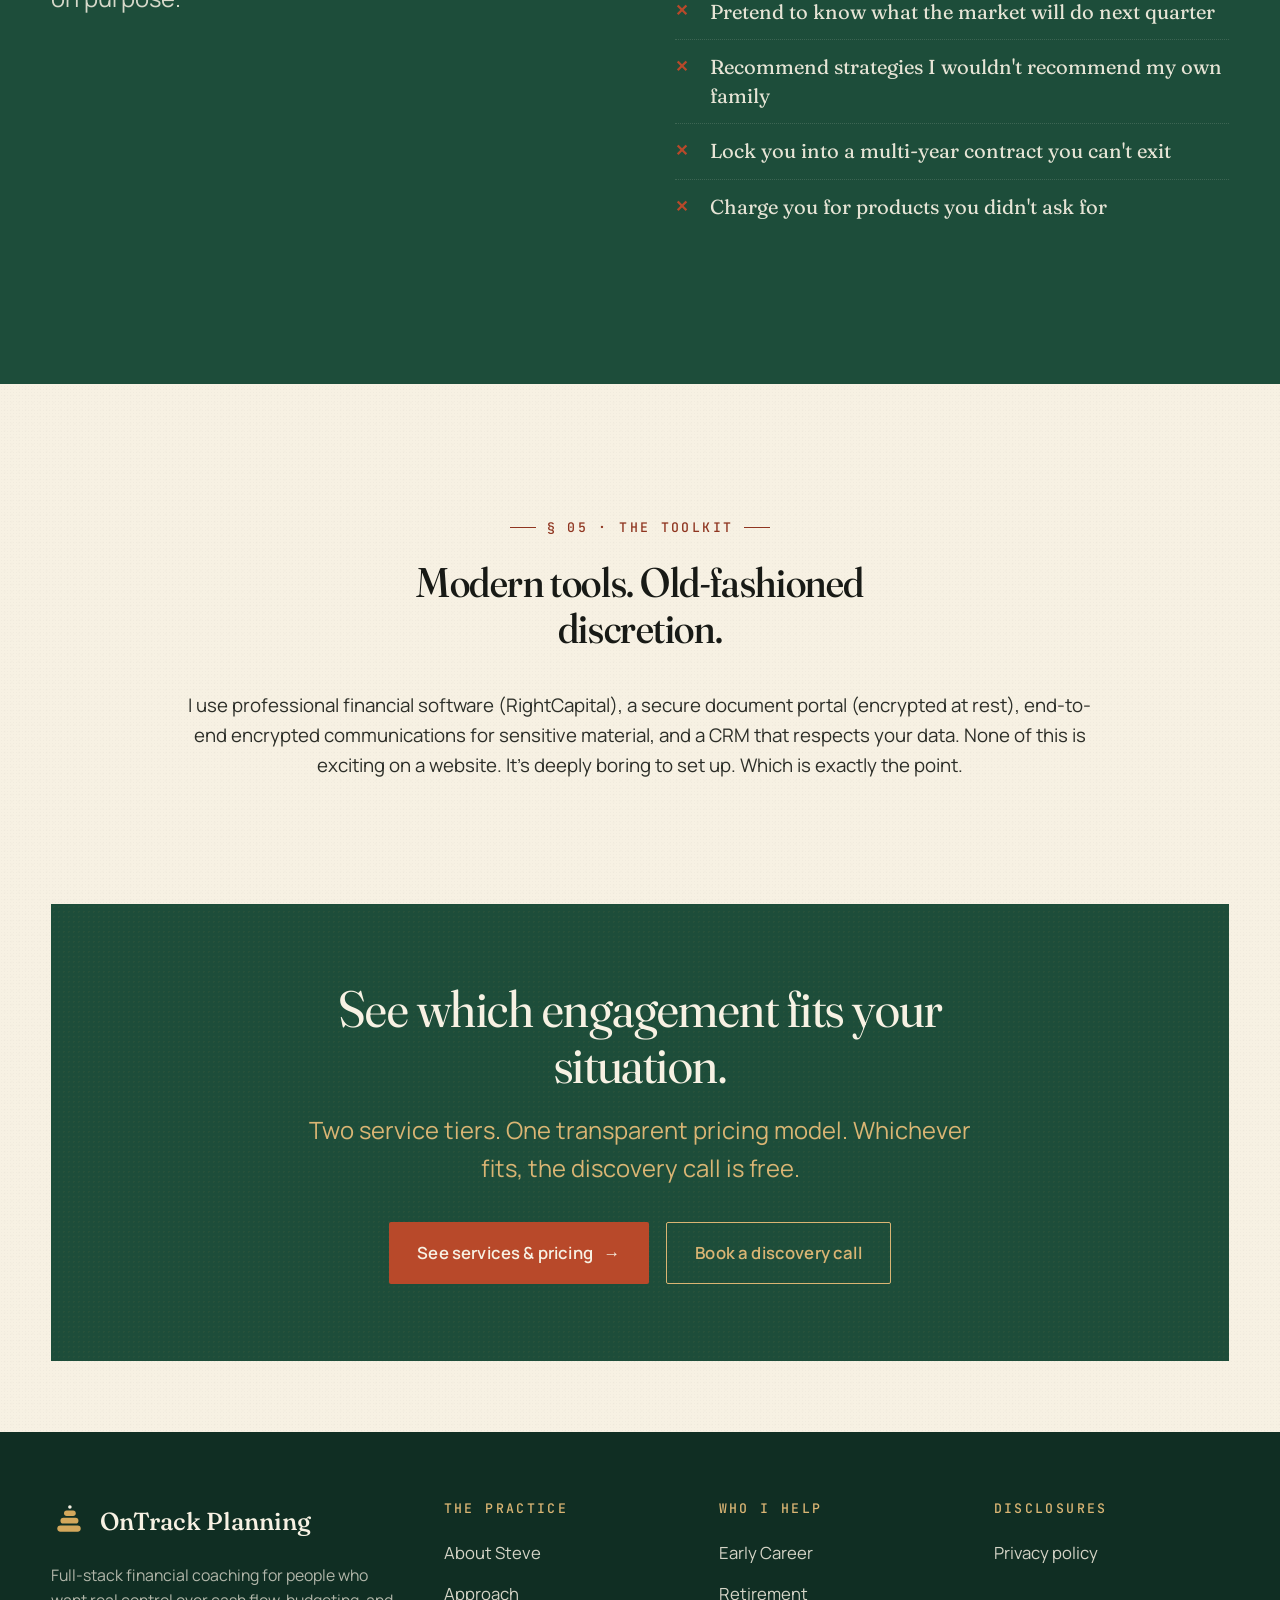
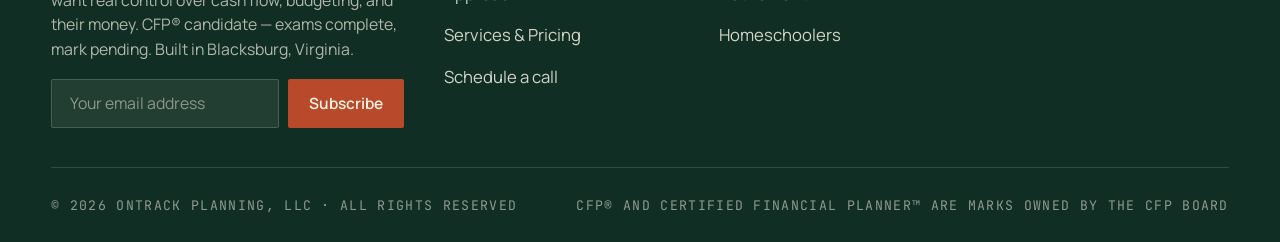
<file: approach.html>
<!DOCTYPE html>

<html lang="en">
<head>
<meta charset="utf-8"/>
<meta content="width=device-width, initial-scale=1.0" name="viewport"/>
<title>My Financial Coaching Approach — OnTrack Planning</title>
<meta content="How real coaching works. The philosophy, the process, and the One-Page Blueprint deliverable." name="description"/>
<link href="https://fonts.googleapis.com" rel="preconnect"/>
<link crossorigin="" href="https://fonts.gstatic.com" rel="preconnect"/>
<link href="https://fonts.googleapis.com/css2?family=Fraunces:ital,opsz,wght,SOFT,WONK@0,9..144,300..700,0..100,0..1;1,9..144,300..700,0..100,0..1&amp;family=Manrope:wght@400;500;600;700&amp;family=JetBrains+Mono:wght@400;500&amp;display=swap" rel="stylesheet"/>
<link href="style.css" rel="stylesheet"/>
</head>
<body>
<header class="site-header">
<nav class="nav">
<a class="brand" href="index.html">
<svg aria-hidden="true" class="brand-lockup" viewBox="0 0 284 58" xmlns="http://www.w3.org/2000/svg">
<g transform="translate(4,9) scale(0.525)">
<rect x="14" y="52" width="52" height="14" rx="7" fill="#1d4d3a"/>
<rect x="21" y="35" width="40" height="13" rx="6.5" fill="#2d6249"/>
<rect x="29" y="19" width="26" height="12" rx="6" fill="#b8492a"/>
<circle cx="42" cy="11" r="4" fill="#b8893d"/>
</g>
<text x="58" y="29" font-family="Fraunces, serif" font-weight="500" font-size="25" fill="#181a16" letter-spacing="-0.2">OnTrack Planning</text>
<text x="164.36" y="49" text-anchor="middle" font-family="JetBrains Mono, monospace" font-weight="500" font-size="10.4" fill="#8f3520" letter-spacing="1.2">CLARITY. PURPOSE. HOPE.</text>
</svg>
</a>
<ul class="nav-links" id="navLinks">
<li><a href="index.html" data-page="index">Home</a></li>
<li><a href="about.html" data-page="about">About</a></li>
<li><a href="approach.html" data-page="approach" class="active">Approach</a></li>
<li><a href="services.html" data-page="services">Services</a></li>
<li><a href="early-career.html" data-page="early-career">Early Career</a></li>
<li><a href="retirement.html" data-page="retirement">Retirement</a></li>
<li><a href="homeschool-families.html" data-page="homeschool-families">Homeschoolers</a></li>
<li><a href="contact.html" data-page="contact">Contact</a></li>
</ul>
<a class="nav-cta" href="contact.html">Book a discovery call →</a>
<button aria-label="Toggle menu" class="nav-toggle" onclick="document.getElementById('navLinks').classList.toggle('open')">
<svg fill="none" height="24" stroke="currentColor" stroke-width="2" viewBox="0 0 24 24" width="24"><path d="M4 6h16M4 12h16M4 18h16"></path></svg>
</button>
</nav>
</header>
<section class="page-hero">
<div class="wrap">
<div class="eyebrow fade-up" data-key="approach.s00.eyebrow-01">Approach · The method</div>
<h1 class="fade-up delay-1" data-key="approach.s00.h1-01">How <span class="serif-italic underline-rust">real</span> coaching works —<br/>and why it’s different from what you might expect.</h1>
<p class="lead fade-up delay-2" data-key="approach.s00.lead-01" style="margin-top:1.5rem;">Three principles, five steps, one deliverable. The work is mostly thinking. The output is mostly clarity.</p>
</div>
</section>
<!-- ===== PHILOSOPHY ===== -->
<section>
<div class="wrap">
<div class="section-head">
<div>
<div class="eyebrow" data-key="approach.s01.eyebrow-01">§ 01 · The philosophy</div>
<h2 data-key="approach.s01.h2-01">Three principles. Everything else follows.</h2>
</div>
<p class="lead" data-key="approach.s01.lead-01">Most money problems aren’t technical — they’re philosophical. Get these three right, and the spreadsheets practically build themselves.</p>
</div>
<div class="principles">
<div class="principle">
<span class="num">Principle 01</span>
<h3 data-key="approach.s01.h3-01">Cash flow first.</h3>
<p data-key="approach.s01.p-01">Investing matters less than what hits the account every month. We start with the bedrock, not the rooftop. The blueprint must work in the actual life you’re living, on the actual income you actually have.</p>
</div>
<div class="principle">
<span class="num">Principle 02</span>
<h3 data-key="approach.s01.h3-02">Multi-bucket, not max-out.</h3>
<p data-key="approach.s01.p-02">“Max out the 401(k)” is a tip, not a strategy. Retirement, education, and today need to compete fairly for the dollar, in the right proportion for your family. None of the three gets robbed.</p>
</div>
<div class="principle">
<span class="num">Principle 03</span>
<h3 data-key="approach.s01.h3-03">Blueprint, then product.</h3>
<p data-key="approach.s01.p-03">Strategy first. Products serve the strategy, never lead it. If the first conversation is about a product — insurance, annuity, fund — you’re not getting coaching. You’re getting sold.</p>
</div>
</div>
</div>
</section>
<!-- ===== THE 5-STEP PROCESS ===== -->
<section style="background: var(--paper-warm); border-top: 1px solid var(--rule); border-bottom: 1px solid var(--rule);">
<div class="wrap">
<div class="section-head">
<div>
<div class="eyebrow" data-key="approach.s02.eyebrow-01">§ 02 · The process</div>
<h2 data-key="approach.s02.h2-01">Five steps from question to clarity.</h2>
</div>
<p class="lead" data-key="approach.s02.lead-01">Every engagement, from project work to ongoing coaching, runs through these five stages. The depth changes; the sequence doesn’t.</p>
</div>
<div class="steps five">
<div class="step">
<h3 data-key="approach.s02.h3-01">Discovery</h3>
<p data-key="approach.s02.p-01">30 minutes. Free. We see if we’re a fit and scope the work. No homework required.</p>
</div>
<div class="step">
<h3 data-key="approach.s02.h3-02">Data &amp; goals</h3>
<p data-key="approach.s02.p-02">Secure intake. Document the actual numbers. Surface what’s true vs. assumed. This is the slow part — and the most important.</p>
</div>
<div class="step">
<h3 data-key="approach.s02.h3-03">Blueprint build</h3>
<p data-key="approach.s02.p-03">2–4 weeks. Cash flow, retirement, education, insurance, tax positioning, estate basics. The technical work happens here.</p>
</div>
<div class="step">
<h3 data-key="approach.s02.h3-04">Blueprint delivery</h3>
<p data-key="approach.s02.p-04">We walk through the blueprint together. You ask questions. You take it home. You re-read it on the porch with a coffee.</p>
</div>
<div class="step">
<h3 data-key="approach.s02.h3-05">Implement &amp; review</h3>
<p data-key="approach.s02.p-05">Ongoing if engaged; one-time if project-based. Blueprints don’t execute themselves — this is where we make them real.</p>
</div>
</div>
</div>
</section>
<!-- ===== THE ONE-PAGE BLUEPRINT ===== -->
<section>
<div class="wrap">
<div class="two-col" style="align-items: center;">
<div>
<div class="eyebrow" data-key="approach.s03.eyebrow-01">§ 03 · The deliverable</div>
<h2 data-key="approach.s03.h2-01" style="max-width: 16ch;">Your full blueprint, on <span class="serif-italic underline-rust">one page.</span></h2>
<p class="lead" data-key="approach.s03.lead-01">The technical version can run sixty pages. The version you actually use should fit on one. That’s the One-Page Blueprint: every decision, every action item, every benchmark — distilled to a single document you can post on the fridge.</p>
<p data-key="approach.s03.p-01">Inspired by a leading financial framework, refined for your specific buckets and timeline. It’s the document your spouse can read in ninety seconds and your future self will thank you for.</p>
<div class="note-aside" style="margin-top: 2rem;">
          "Behind every one-page blueprint is twenty pages of math, three weeks of thinking, and one coach who actually gets your situation."
        </div>
</div>
<!-- Visual: one-page blueprint mockup -->
<div style="position: relative; aspect-ratio: 8.5/11; max-width: 380px; margin: 0 auto; transform: rotate(-1.5deg); box-shadow: 0 30px 60px -28px rgba(16,46,35,0.3);">
<div style="position: absolute; inset: 0; background: var(--paper); border: 1px solid var(--rule-strong); padding: 2rem 1.75rem; font-size: 0.6rem; line-height: 1.4;">
<!-- Header -->
<div style="display:flex; justify-content: space-between; align-items: baseline; border-bottom: 1px solid var(--ink); padding-bottom: 0.5rem; margin-bottom: 1rem;">
<div data-key="approach.s03.mock-title-01" style="font-family: 'Fraunces', serif; font-size: 0.9rem; font-weight: 500;">The Smith Family Blueprint</div>
<div data-key="approach.s03.mock-year-01" style="font-family: 'JetBrains Mono', monospace; font-size: 0.5rem; letter-spacing: 0.1em; color: var(--rust);">EST. 2026</div>
</div>
<!-- Three buckets section -->
<div data-key="approach.s03.mock-label-01" style="font-family: 'JetBrains Mono', monospace; font-size: 0.5rem; letter-spacing: 0.15em; color: var(--rust); margin-bottom: 0.5rem;">§ THE THREE BUCKETS</div>
<div style="display: grid; grid-template-columns: 1fr 1fr 1fr; gap: 0.5rem; margin-bottom: 1rem;">
<div style="background: var(--paper-warm); padding: 0.5rem;">
<div data-key="approach.s03.mock-bucket-name-01" style="font-family: 'Fraunces', serif; font-size: 0.7rem; font-weight: 500;">Today</div>
<div data-key="approach.s03.mock-bucket-value-01" style="font-family: 'JetBrains Mono', monospace; color: var(--forest); font-size: 0.55rem; margin-top: 4px;">62% · Cash flow</div>
</div>
<div style="background: var(--paper-warm); padding: 0.5rem;">
<div data-key="approach.s03.mock-bucket-name-02" style="font-family: 'Fraunces', serif; font-size: 0.7rem; font-weight: 500;">Education</div>
<div data-key="approach.s03.mock-bucket-value-02" style="font-family: 'JetBrains Mono', monospace; color: var(--rust); font-size: 0.55rem; margin-top: 4px;">13% · 529s</div>
</div>
<div style="background: var(--paper-warm); padding: 0.5rem;">
<div data-key="approach.s03.mock-bucket-name-03" style="font-family: 'Fraunces', serif; font-size: 0.7rem; font-weight: 500;">Retirement</div>
<div data-key="approach.s03.mock-bucket-value-03" style="font-family: 'JetBrains Mono', monospace; color: var(--gold); font-size: 0.55rem; margin-top: 4px;">22% · Roths</div>
</div>
</div>
<!-- Action items -->
<div data-key="approach.s03.mock-label-02" style="font-family: 'JetBrains Mono', monospace; font-size: 0.5rem; letter-spacing: 0.15em; color: var(--rust); margin-bottom: 0.5rem;">§ ACTION ITEMS · NEXT 90 DAYS</div>
<div style="font-size: 0.6rem;">
<div style="display: flex; gap: 0.5rem; padding: 0.25rem 0; border-bottom: 1px dotted var(--rule);">
<span style="color: var(--rust);">01</span>
<span data-key="approach.s03.mock-action-01">Open spousal Roth IRA · contribute $X</span>
</div>
<div style="display: flex; gap: 0.5rem; padding: 0.25rem 0; border-bottom: 1px dotted var(--rule);">
<span style="color: var(--rust);">02</span>
<span data-key="approach.s03.mock-action-02">Increase emergency fund to $X (4 mo)</span>
</div>
<div style="display: flex; gap: 0.5rem; padding: 0.25rem 0; border-bottom: 1px dotted var(--rule);">
<span style="color: var(--rust);">03</span>
<span data-key="approach.s03.mock-action-03">Set up 529 auto-contribution · $X / kid</span>
</div>
<div style="display: flex; gap: 0.5rem; padding: 0.25rem 0; border-bottom: 1px dotted var(--rule);">
<span style="color: var(--rust);">04</span>
<span data-key="approach.s03.mock-action-04">Term life: review coverage gap</span>
</div>
<div style="display: flex; gap: 0.5rem; padding: 0.25rem 0;">
<span style="color: var(--rust);">05</span>
<span data-key="approach.s03.mock-action-05">Will + healthcare directive update</span>
</div>
</div>
<!-- Benchmarks -->
<div data-key="approach.s03.mock-label-03" style="font-family: 'JetBrains Mono', monospace; font-size: 0.5rem; letter-spacing: 0.15em; color: var(--rust); margin-top: 1rem; margin-bottom: 0.5rem;">§ ANNUAL BENCHMARKS</div>
<div style="display: grid; grid-template-columns: 1fr 1fr; gap: 0.3rem; font-size: 0.55rem;">
<div data-key="approach.s03.mock-benchmark-label-01">↑ Retirement balance</div><div data-key="approach.s03.mock-benchmark-value-01" style="text-align: right; font-family: 'JetBrains Mono', monospace;">+$X</div>
<div data-key="approach.s03.mock-benchmark-label-02">↑ 529 balance (combined)</div><div data-key="approach.s03.mock-benchmark-value-02" style="text-align: right; font-family: 'JetBrains Mono', monospace;">+$X</div>
<div data-key="approach.s03.mock-benchmark-label-03">↑ Emergency reserve</div><div data-key="approach.s03.mock-benchmark-value-03" style="text-align: right; font-family: 'JetBrains Mono', monospace;">→ $X</div>
<div data-key="approach.s03.mock-benchmark-label-04">↓ Non-mortgage debt</div><div data-key="approach.s03.mock-benchmark-value-04" style="text-align: right; font-family: 'JetBrains Mono', monospace;">→ $0</div>
</div>
<!-- Footer -->
<div style="position: absolute; bottom: 1.5rem; left: 1.75rem; right: 1.75rem; border-top: 1px solid var(--ink); padding-top: 0.5rem; display: flex; justify-content: space-between; font-family: 'JetBrains Mono', monospace; font-size: 0.5rem; letter-spacing: 0.1em; color: var(--ink-mute);">
<span data-key="approach.s03.mock-footer-01">ONTRACK PLANNING</span>
<span data-key="approach.s03.mock-footer-02">v.2026.1 · Annual review: Q1</span>
</div>
</div>
</div>
</div>
</div>
</section>
<!-- ===== WHAT I DON'T DO ===== -->
<section style="background: var(--forest); color: var(--paper);">
<div class="wrap">
<div class="two-col" style="align-items: start;">
<div>
<div class="eyebrow on-dark" data-key="approach.s04.eyebrow-01">§ 04 · Honest disclosure</div>
<h2 data-key="approach.s04.h2-01" style="color: var(--paper); max-width: 16ch;">What I <span class="serif-italic">don’t</span> do.</h2>
<p data-key="approach.s04.p-01" style="color: rgba(247,241,227,0.85); font-size: var(--t-lead); line-height: 1.5;">Naming what isn’t in the room is the surest way to build trust. Here’s what you’ll never get from me — on purpose.</p>
</div>
<div>
<ul class="dont-list">
<li data-key="approach.s04.dont-01" style="border-color: rgba(247,241,227,0.15);">Sell insurance products on commission</li>
<li data-key="approach.s04.dont-02" style="border-color: rgba(247,241,227,0.15);">Manage your assets directly or take custody</li>
<li data-key="approach.s04.dont-03" style="border-color: rgba(247,241,227,0.15);">Make investment picks based on tips or guesses</li>
<li data-key="approach.s04.dont-04" style="border-color: rgba(247,241,227,0.15);">Pretend to know what the market will do next quarter</li>
<li data-key="approach.s04.dont-05" style="border-color: rgba(247,241,227,0.15);">Recommend strategies I wouldn't recommend my own family</li>
<li data-key="approach.s04.dont-06" style="border-color: rgba(247,241,227,0.15);">Lock you into a multi-year contract you can't exit</li>
<li data-key="approach.s04.dont-07">Charge you for products you didn't ask for</li>
</ul>
</div>
</div>
</div>
</section>
<!-- ===== TOOLS & RESOURCES ===== -->
<section>
<div class="wrap-narrow">
<div class="section-head center">
<div>
<div class="eyebrow center" data-key="approach.s05.eyebrow-01">§ 05 · The toolkit</div>
<h2 data-key="approach.s05.h2-01" style="max-width: 24ch; margin: 0 auto;">Modern tools. Old-fashioned discretion.</h2>
</div>
</div>
<p data-key="approach.s05.p-01" style="text-align: center; max-width: 56rem; margin: 0 auto; color: var(--ink-soft);">I use professional financial software (RightCapital), a secure document portal (encrypted at rest), end-to-end encrypted communications for sensitive material, and a CRM that respects your data. None of this is exciting on a website. It’s deeply boring to set up. Which is exactly the point.</p>
</div>
</section>
<section style="padding-top: 0; padding-bottom: 0;">
<div class="wrap">
<div class="cta-block">
<h2 data-key="approach.s06.h2-01">See which engagement fits your situation.</h2>
<p data-key="approach.s06.p-01">Two service tiers. One transparent pricing model. Whichever fits, the discovery call is free.</p>
<div class="cta-block-row">
<a class="btn btn-primary" data-key="approach.s06.btn-primary-01" href="services.html">See services &amp; pricing <span class="arrow">→</span></a>
<a class="btn btn-secondary" data-key="approach.s06.btn-secondary-01" href="contact.html">Book a discovery call</a>
</div>
</div>
</div>
</section>
<footer class="site-footer">
<div class="wrap">
<div class="footer-grid">
<div class="footer-col">
<div class="footer-brand">
<svg width="36" height="36" viewBox="0 0 80 80" fill="none">
<rect x="14" y="52" width="52" height="14" rx="7" fill="#d4a85c"/>
<rect x="21" y="35" width="40" height="13" rx="6.5" fill="#d4a85c"/>
<rect x="29" y="19" width="26" height="12" rx="6" fill="#d4a85c"/>
<circle cx="42" cy="11" r="4" fill="#f7f1e3"/>
</svg>
<div class="footer-brand-name">OnTrack Planning</div>
</div>
<p>Full-stack financial coaching for people who want real control over cash flow, budgeting, and their money. CFP® candidate — exams complete, mark pending. Built in Blacksburg, Virginia.</p>
<form class="footer-email" onsubmit="event.preventDefault();">
<input aria-label="Email" placeholder="Your email address" type="email"/>
<button type="submit">Subscribe</button>
</form>
</div>
<div class="footer-col">
<h4>The Practice</h4>
<ul>
<li><a href="about.html">About Steve</a></li>
<li><a href="approach.html">Approach</a></li>
<li><a href="services.html">Services &amp; Pricing</a></li>
<li><a href="contact.html">Schedule a call</a></li>
</ul>
</div>
<div class="footer-col">
<h4>Who I Help</h4>
<ul>
<li><a href="early-career.html">Early Career</a></li>
<li><a href="retirement.html">Retirement</a></li>
<li><a href="homeschool-families.html">Homeschoolers</a></li>
<!-- <li><a href="resources.html">Workshops</a></li> -->
<!-- <li><a href="resources.html">Articles archive</a></li> -->
</ul>
</div>
<div class="footer-col">
<h4>Disclosures</h4>
<ul>
<!-- <li><a href="#">Form ADV Part 2</a></li> -->
<!-- <li><a href="#">Form CRS</a></li> -->
<li><a href="policies-terms.html">Privacy policy</a></li>
<!-- <li><a href="#">Terms of service</a></li> -->
</ul>
</div>
</div>
<div class="footer-bottom">
<div>© 2026 OnTrack Planning, LLC · All rights reserved</div>
<div>CFP® and Certified Financial Planner™ are marks owned by the CFP Board</div>
</div>
</div>
</footer>
</body>
</html>
</file>
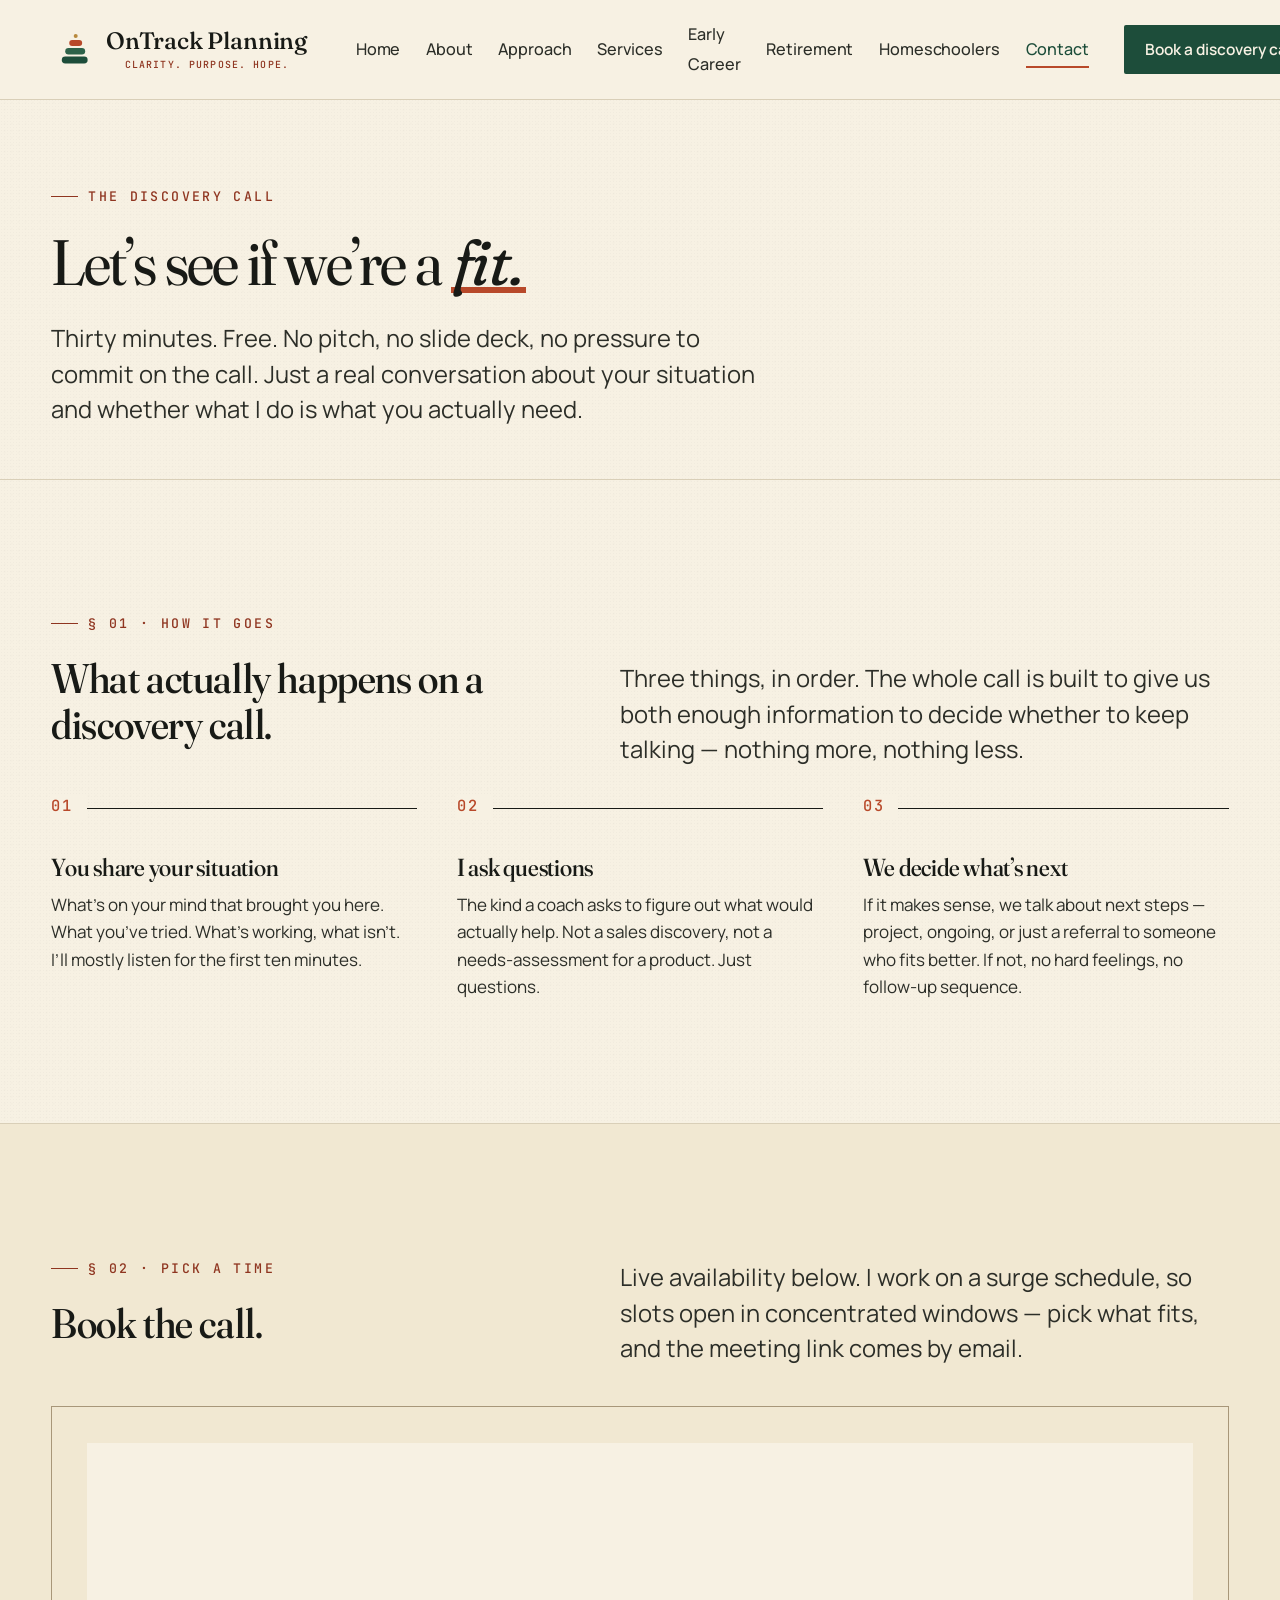
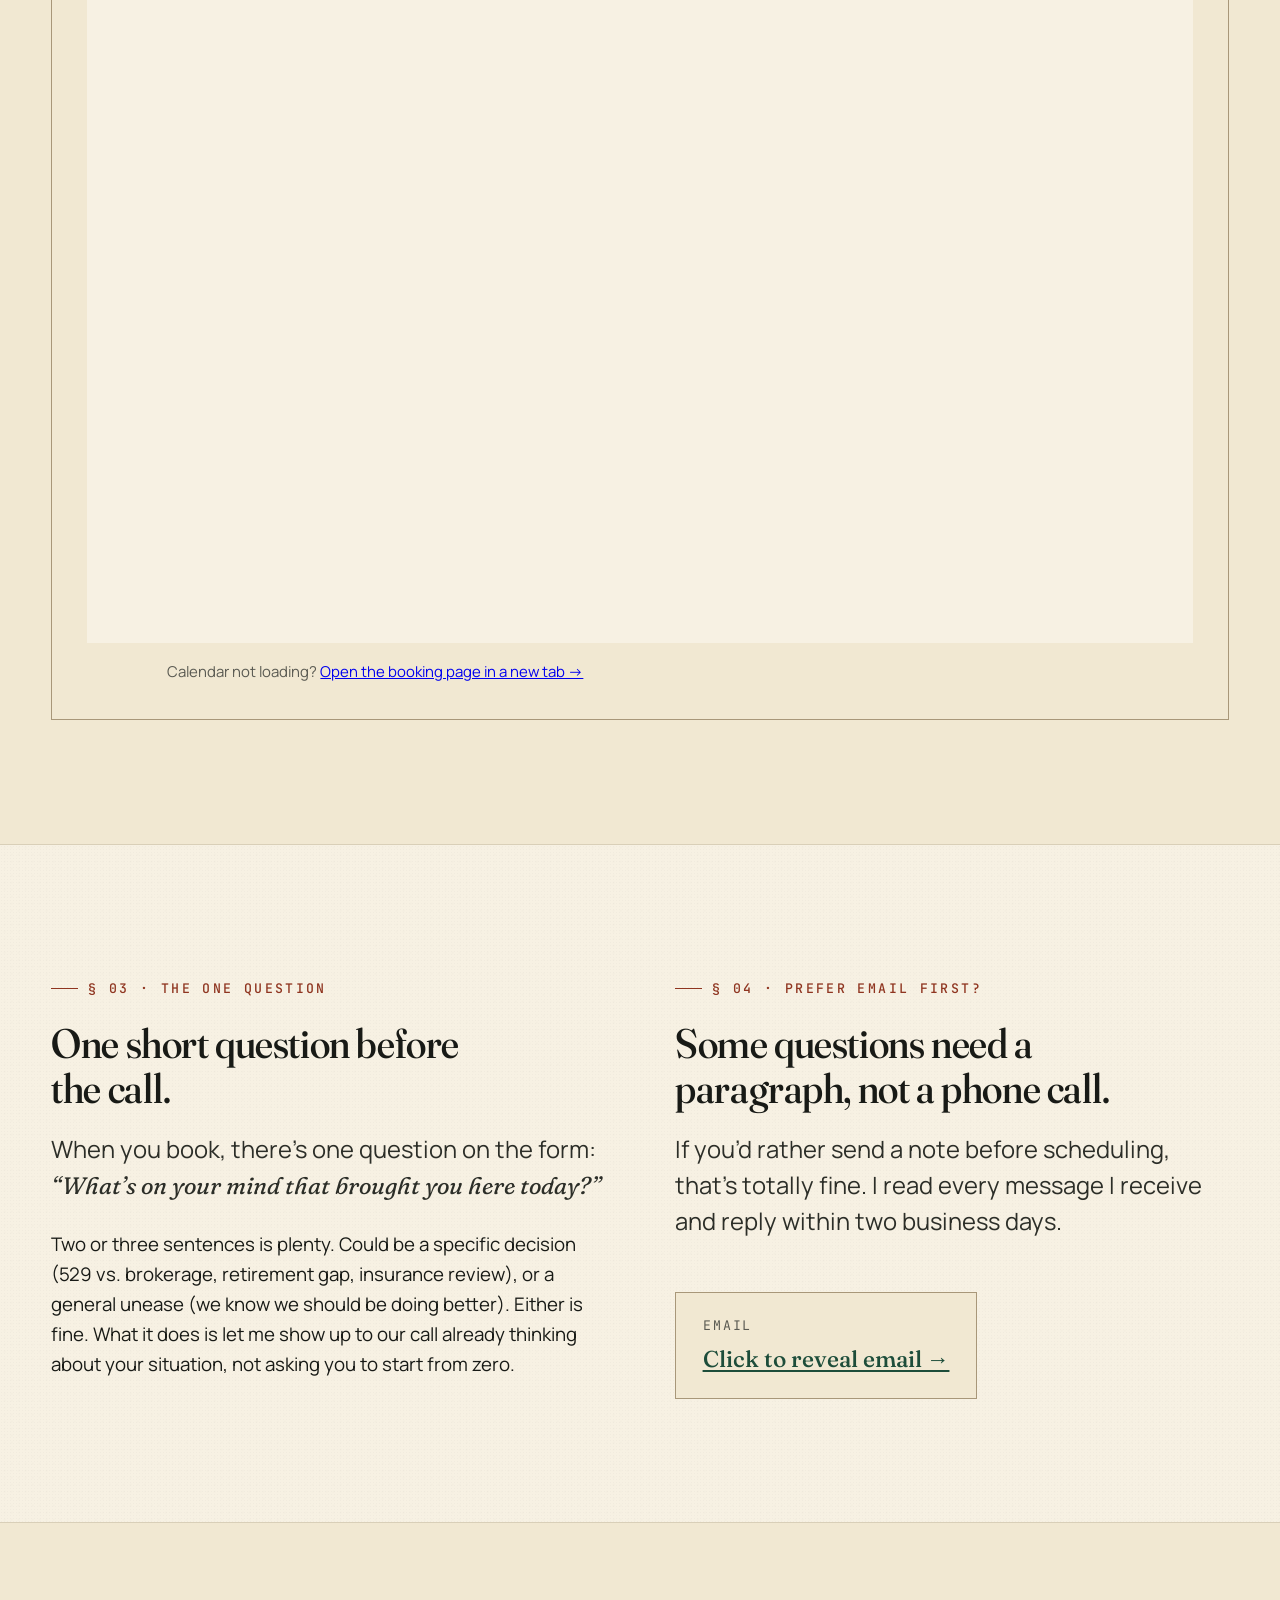
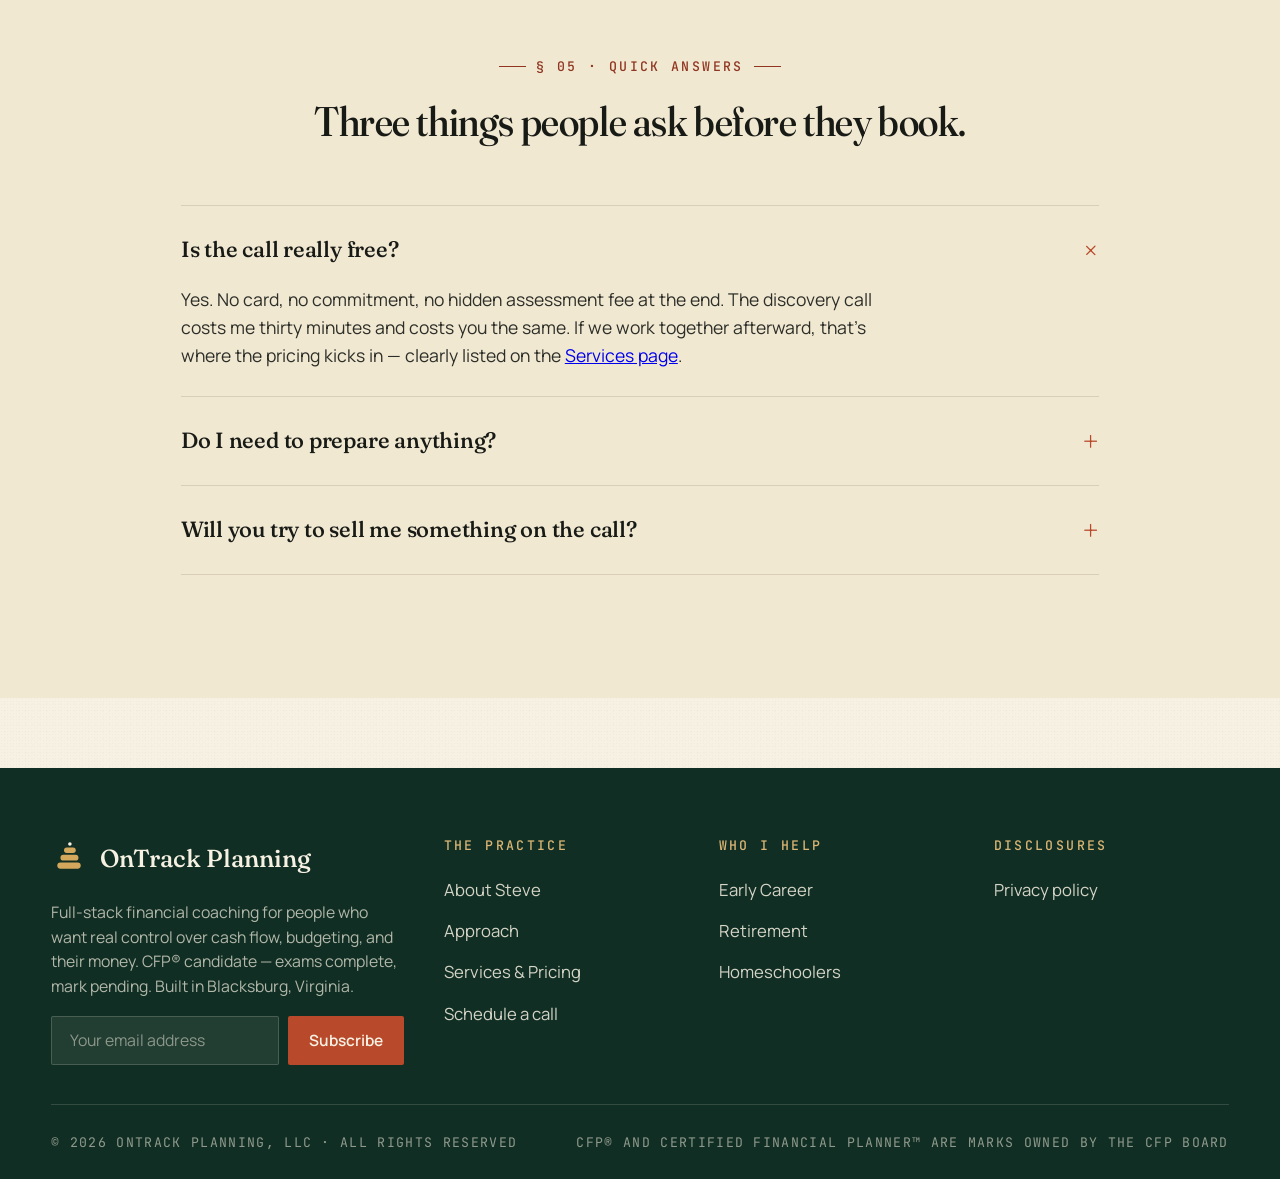
<file: contact.html>
<!DOCTYPE html>

<html lang="en">
<head>
<meta charset="utf-8"/>
<meta content="width=device-width, initial-scale=1.0" name="viewport"/>
<title>Book a Discovery Call — OnTrack Planning</title>
<meta content="Schedule a free 30-minute discovery call. No pitch, no pressure — just a conversation about whether full-stack coaching fits your life." name="description"/>
<link href="https://fonts.googleapis.com" rel="preconnect"/>
<link crossorigin="" href="https://fonts.gstatic.com" rel="preconnect"/>
<link href="https://fonts.googleapis.com/css2?family=Fraunces:ital,opsz,wght,SOFT,WONK@0,9..144,300..700,0..100,0..1;1,9..144,300..700,0..100,0..1&amp;family=Manrope:wght@400;500;600;700&amp;family=JetBrains+Mono:wght@400;500&amp;display=swap" rel="stylesheet"/>
<link href="style.css" rel="stylesheet"/>
</head>
<body>
<header class="site-header">
<nav class="nav">
<a class="brand" href="index.html">
<svg aria-hidden="true" class="brand-lockup" viewBox="0 0 284 58" xmlns="http://www.w3.org/2000/svg">
<g transform="translate(4,9) scale(0.525)">
<rect x="14" y="52" width="52" height="14" rx="7" fill="#1d4d3a"/>
<rect x="21" y="35" width="40" height="13" rx="6.5" fill="#2d6249"/>
<rect x="29" y="19" width="26" height="12" rx="6" fill="#b8492a"/>
<circle cx="42" cy="11" r="4" fill="#b8893d"/>
</g>
<text x="58" y="29" font-family="Fraunces, serif" font-weight="500" font-size="25" fill="#181a16" letter-spacing="-0.2">OnTrack Planning</text>
<text x="164.36" y="49" text-anchor="middle" font-family="JetBrains Mono, monospace" font-weight="500" font-size="10.4" fill="#8f3520" letter-spacing="1.2">CLARITY. PURPOSE. HOPE.</text>
</svg>
</a>
<ul class="nav-links" id="navLinks">
<li><a href="index.html" data-page="index">Home</a></li>
<li><a href="about.html" data-page="about">About</a></li>
<li><a href="approach.html" data-page="approach">Approach</a></li>
<li><a href="services.html" data-page="services">Services</a></li>
<li><a href="early-career.html" data-page="early-career">Early Career</a></li>
<li><a href="retirement.html" data-page="retirement">Retirement</a></li>
<li><a href="homeschool-families.html" data-page="homeschool-families">Homeschoolers</a></li>
<li><a href="contact.html" data-page="contact" class="active">Contact</a></li>
</ul>
<a class="nav-cta" href="contact.html">Book a discovery call →</a>
<button aria-label="Toggle menu" class="nav-toggle" onclick="document.getElementById('navLinks').classList.toggle('open')">
<svg fill="none" height="24" stroke="currentColor" stroke-width="2" viewBox="0 0 24 24" width="24"><path d="M4 6h16M4 12h16M4 18h16"></path></svg>
</button>
</nav>
</header>
<section class="page-hero">
<div class="wrap">
<div class="eyebrow fade-up" data-key="contact.s00.eyebrow-01">The discovery call</div>
<h1 class="fade-up delay-1" data-key="contact.s00.h1-01">Let’s see if we’re a <span class="serif-italic underline-rust">fit.</span></h1>
<p class="lead fade-up delay-2" data-key="contact.s00.lead-01" style="margin-top:1.5rem; max-width: 52ch;">Thirty minutes. Free. No pitch, no slide deck, no pressure to commit on the call. Just a real conversation about your situation and whether what I do is what you actually need.</p>
</div>
</section>
<!-- ===== WHAT HAPPENS ON THE CALL ===== -->
<section>
<div class="wrap">
<div class="section-head">
<div>
<div class="eyebrow" data-key="contact.s01.eyebrow-01">§ 01 · How it goes</div>
<h2 data-key="contact.s01.h2-01">What actually happens on a discovery call.</h2>
</div>
<p class="lead" data-key="contact.s01.lead-01">Three things, in order. The whole call is built to give us both enough information to decide whether to keep talking — nothing more, nothing less.</p>
</div>
<div class="steps three" style="margin-top: 2rem;">
<div class="step">
<h3 data-key="contact.s01.h3-01">You share your situation</h3>
<p data-key="contact.s01.p-01">What’s on your mind that brought you here. What you’ve tried. What’s working, what isn’t. I’ll mostly listen for the first ten minutes.</p>
</div>
<div class="step">
<h3 data-key="contact.s01.h3-02">I ask questions</h3>
<p data-key="contact.s01.p-02">The kind a coach asks to figure out what would actually help. Not a sales discovery, not a needs-assessment for a product. Just questions.</p>
</div>
<div class="step">
<h3 data-key="contact.s01.h3-03">We decide what’s next</h3>
<p data-key="contact.s01.p-03">If it makes sense, we talk about next steps — project, ongoing, or just a referral to someone who fits better. If not, no hard feelings, no follow-up sequence.</p>
</div>
</div>
</div>
</section>
<!-- ===== BOOKING (Google Calendar appointment scheduling embed) ===== -->
<section id="booking" style="background: var(--paper-warm); border-top: 1px solid var(--rule); border-bottom: 1px solid var(--rule);">
<div class="wrap">
<div class="section-head">
<div>
<div class="eyebrow" data-key="contact.s02.eyebrow-01">§ 02 · Pick a time</div>
<h2 data-key="contact.s02.h2-01">Book the call.</h2>
</div>
<p class="lead" data-key="contact.s02.lead-01">Live availability below. I work on a surge schedule, so slots open in concentrated windows — pick what fits, and the meeting link comes by email.</p>
</div>
<div class="calendly-frame">
<iframe frameborder="0" height="800" src="https://calendar.google.com/calendar/appointments/schedules/AcZssZ0i2xqHwyuXcZELn5XjEY38DuvRNK79qxZxwMWg_yKhZ2_7lmod556ObqFNEnLt70jNvFcEh9j4?gv=true" style="border: 0" title="Book a 30-minute discovery call with Steve" width="100%"></iframe>
<p style="margin-top: 1rem; font-size: 0.85rem; color: var(--ink-mute);">Calendar not loading? <a href="https://calendar.app.google/Zn2g4PG4aAZ2NU836" rel="noopener" target="_blank">Open the booking page in a new tab →</a></p>
</div>
</div>
</section>
<!-- ===== PRE-CALL INTAKE / FALLBACK ===== -->
<section>
<div class="wrap">
<div class="two-col" style="align-items: start;">
<div>
<div class="eyebrow" data-key="contact.s03.eyebrow-01">§ 03 · The one question</div>
<h2 data-key="contact.s03.h2-01" style="max-width: 18ch;">One short question before the call.</h2>
<p class="lead" data-key="contact.s03.lead-01">When you book, there’s one question on the form: <span class="serif-italic">“What’s on your mind that brought you here today?”</span></p>
<p data-key="contact.s03.p-01">Two or three sentences is plenty. Could be a specific decision (529 vs. brokerage, retirement gap, insurance review), or a general unease (we know we should be doing better). Either is fine. What it does is let me show up to our call already thinking about your situation, not asking you to start from zero.</p>
</div>
<div>
<div class="eyebrow" data-key="contact.s03.eyebrow-02">§ 04 · Prefer email first?</div>
<h2 data-key="contact.s03.h2-02" style="max-width: 18ch;">Some questions need a paragraph, not a phone call.</h2>
<p class="lead" data-key="contact.s03.lead-02">If you’d rather send a note before scheduling, that’s totally fine. I read every message I receive and reply within two business days.</p>
<div style="margin-top: 1.5rem; padding: 1.25rem 1.5rem; background: var(--paper-warm); border: 1px solid var(--rule-strong); display: inline-block;">
<div style="font-family: 'JetBrains Mono', monospace; font-size: var(--t-micro); letter-spacing: 0.15em; text-transform: uppercase; color: var(--ink-mute); margin-bottom: 0.5rem;">Email</div>
<button data-d="ontrackplanning.com" data-u="webhello" onclick="var a=document.createElement('a'); a.href='mailto:'+this.dataset.u+'@'+this.dataset.d; a.textContent=this.dataset.u+'@'+this.dataset.d; a.style.cssText=this.style.cssText; this.replaceWith(a);" style="font-family: 'Fraunces', serif; font-size: 1.3rem; font-weight: 500; background: none; border: none; padding: 0; cursor: pointer; color: var(--forest); text-decoration: underline; text-underline-offset: 3px;" type="button">Click to reveal email →</button>
</div>
</div>
</div>
</div>
</section>
<!-- ===== QUICK FAQ ===== -->
<section style="background: var(--paper-warm); border-top: 1px solid var(--rule);">
<div class="wrap-narrow">
<div class="section-head center">
<div>
<div class="eyebrow center" data-key="contact.s04.eyebrow-01">§ 05 · Quick answers</div>
<h2 data-key="contact.s04.h2-01">Three things people ask before they book.</h2>
</div>
</div>
<div class="faq">
<details open="">
<summary data-key="contact.s04.summary-01">Is the call really free?</summary>
<p data-key="contact.s04.p-01">Yes. No card, no commitment, no hidden assessment fee at the end. The discovery call costs me thirty minutes and costs you the same. If we work together afterward, that’s where the pricing kicks in — clearly listed on the <a href="services.html">Services page</a>.</p>
</details>
<details>
<summary data-key="contact.s04.summary-02">Do I need to prepare anything?</summary>
<p data-key="contact.s04.p-02">No. Don’t bring statements, don’t run numbers, don’t tidy up the spreadsheet. The first call is conversation, not data collection. If we keep working together, we’ll have a structured intake process — but that’s later.</p>
</details>
<details>
<summary data-key="contact.s04.summary-03">Will you try to sell me something on the call?</summary>
<p data-key="contact.s04.p-03">No. I’m a financial coach — there is no product to sell. The only “ask” at the end of a discovery call is whether you’d like to keep talking. If not, we shake hands (virtually) and that’s it.</p>
</details>
</div>
</div>
</section>
<footer class="site-footer">
<div class="wrap">
<div class="footer-grid">
<div class="footer-col">
<div class="footer-brand">
<svg width="36" height="36" viewBox="0 0 80 80" fill="none">
<rect x="14" y="52" width="52" height="14" rx="7" fill="#d4a85c"/>
<rect x="21" y="35" width="40" height="13" rx="6.5" fill="#d4a85c"/>
<rect x="29" y="19" width="26" height="12" rx="6" fill="#d4a85c"/>
<circle cx="42" cy="11" r="4" fill="#f7f1e3"/>
</svg>
<div class="footer-brand-name">OnTrack Planning</div>
</div>
<p>Full-stack financial coaching for people who want real control over cash flow, budgeting, and their money. CFP® candidate — exams complete, mark pending. Built in Blacksburg, Virginia.</p>
<form class="footer-email" onsubmit="event.preventDefault();">
<input aria-label="Email" placeholder="Your email address" type="email"/>
<button type="submit">Subscribe</button>
</form>
</div>
<div class="footer-col">
<h4>The Practice</h4>
<ul>
<li><a href="about.html">About Steve</a></li>
<li><a href="approach.html">Approach</a></li>
<li><a href="services.html">Services &amp; Pricing</a></li>
<li><a href="contact.html">Schedule a call</a></li>
</ul>
</div>
<div class="footer-col">
<h4>Who I Help</h4>
<ul>
<li><a href="early-career.html">Early Career</a></li>
<li><a href="retirement.html">Retirement</a></li>
<li><a href="homeschool-families.html">Homeschoolers</a></li>
<!-- <li><a href="resources.html">Workshops</a></li> -->
<!-- <li><a href="resources.html">Articles archive</a></li> -->
</ul>
</div>
<div class="footer-col">
<h4>Disclosures</h4>
<ul>
<!-- <li><a href="#">Form ADV Part 2</a></li> -->
<!-- <li><a href="#">Form CRS</a></li> -->
<li><a href="policies-terms.html">Privacy policy</a></li>
<!-- <li><a href="#">Terms of service</a></li> -->
</ul>
</div>
</div>
<div class="footer-bottom">
<div>© 2026 OnTrack Planning, LLC · All rights reserved</div>
<div>CFP® and Certified Financial Planner™ are marks owned by the CFP Board</div>
</div>
</div>
</footer>
</body>
</html>
</file>
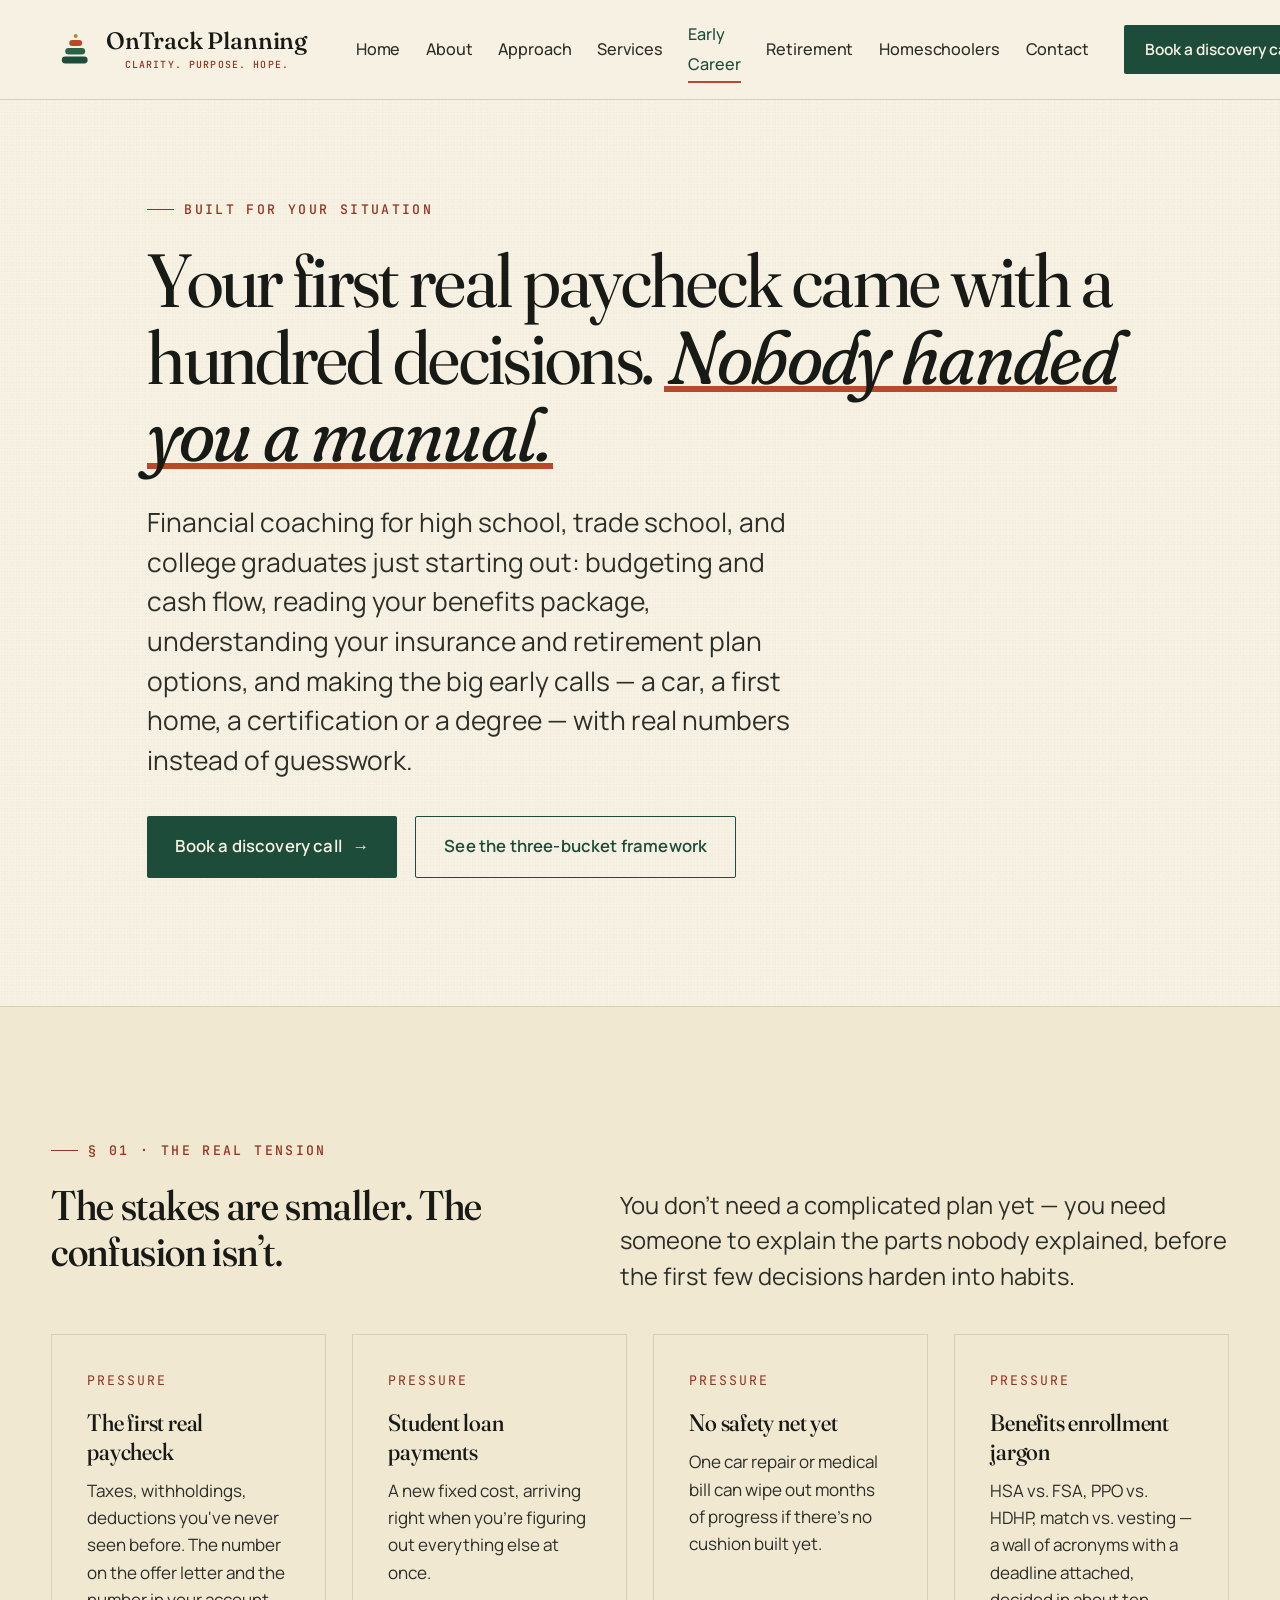
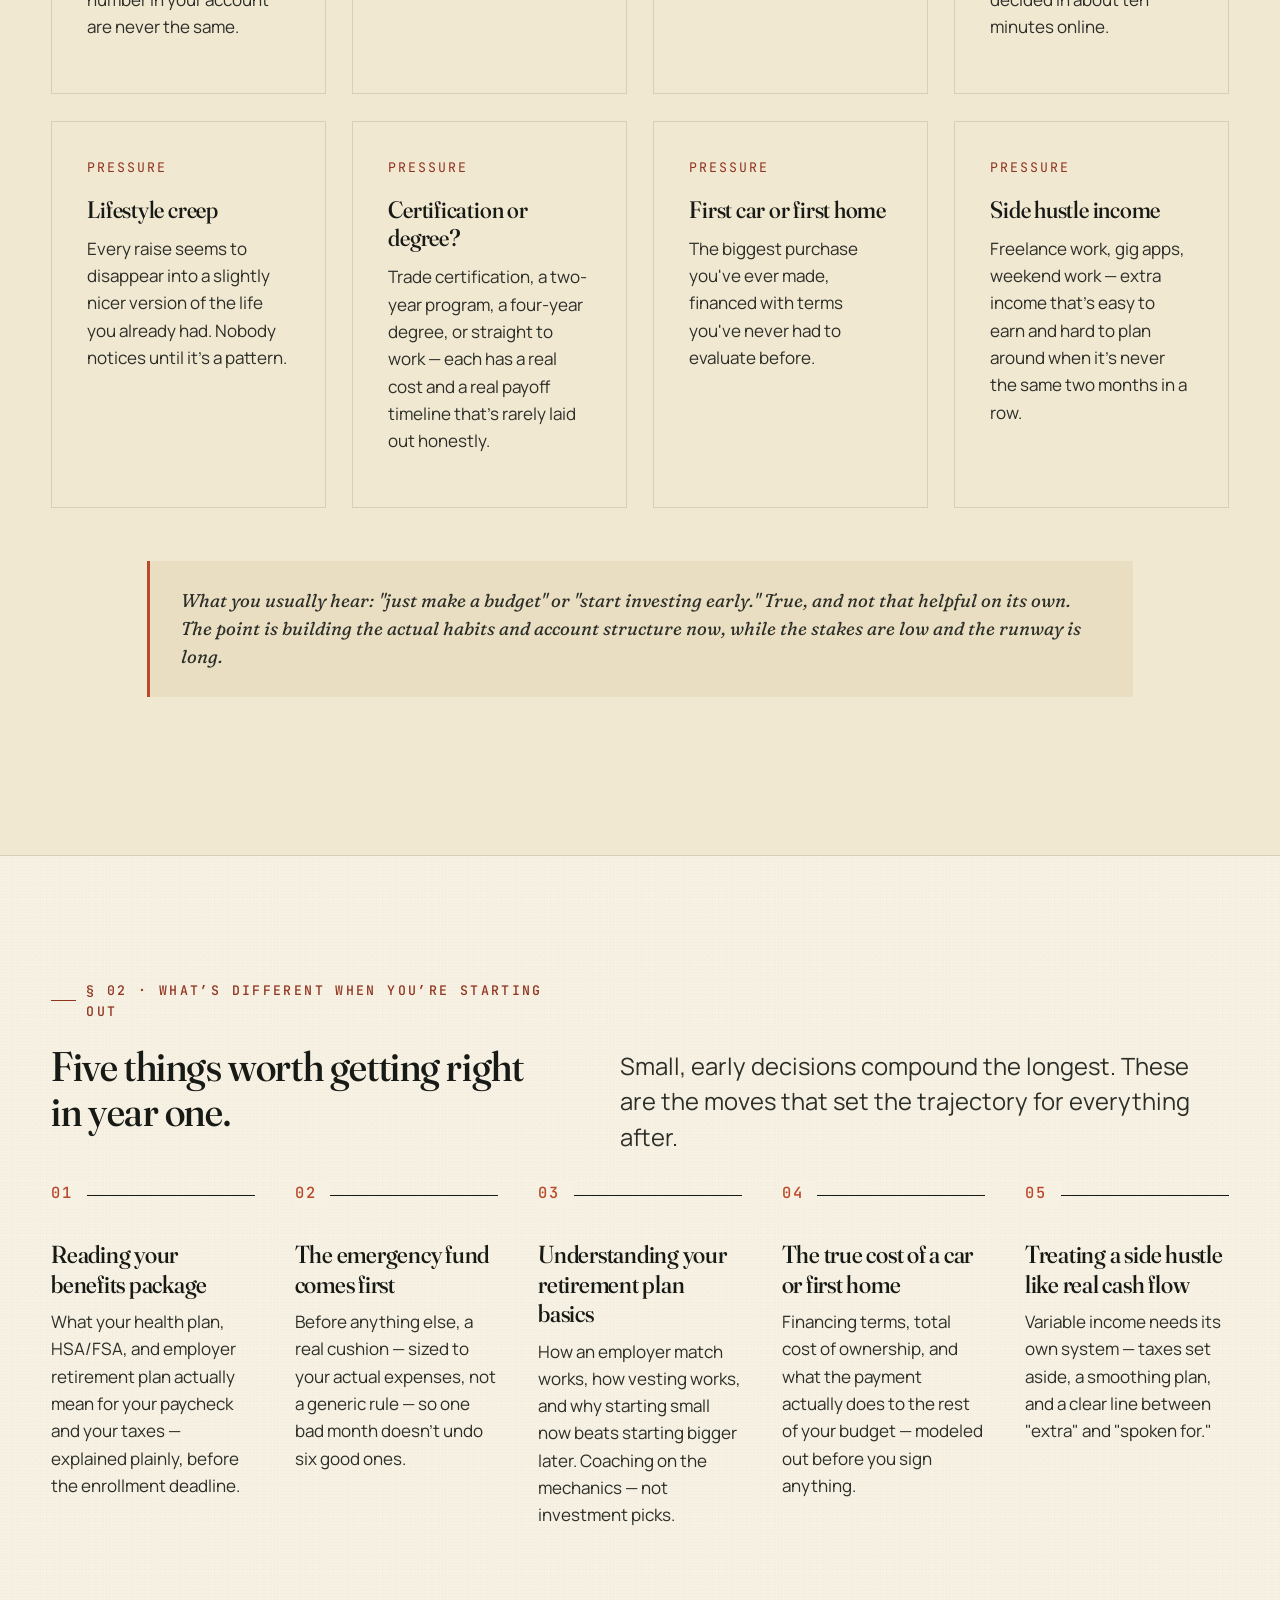
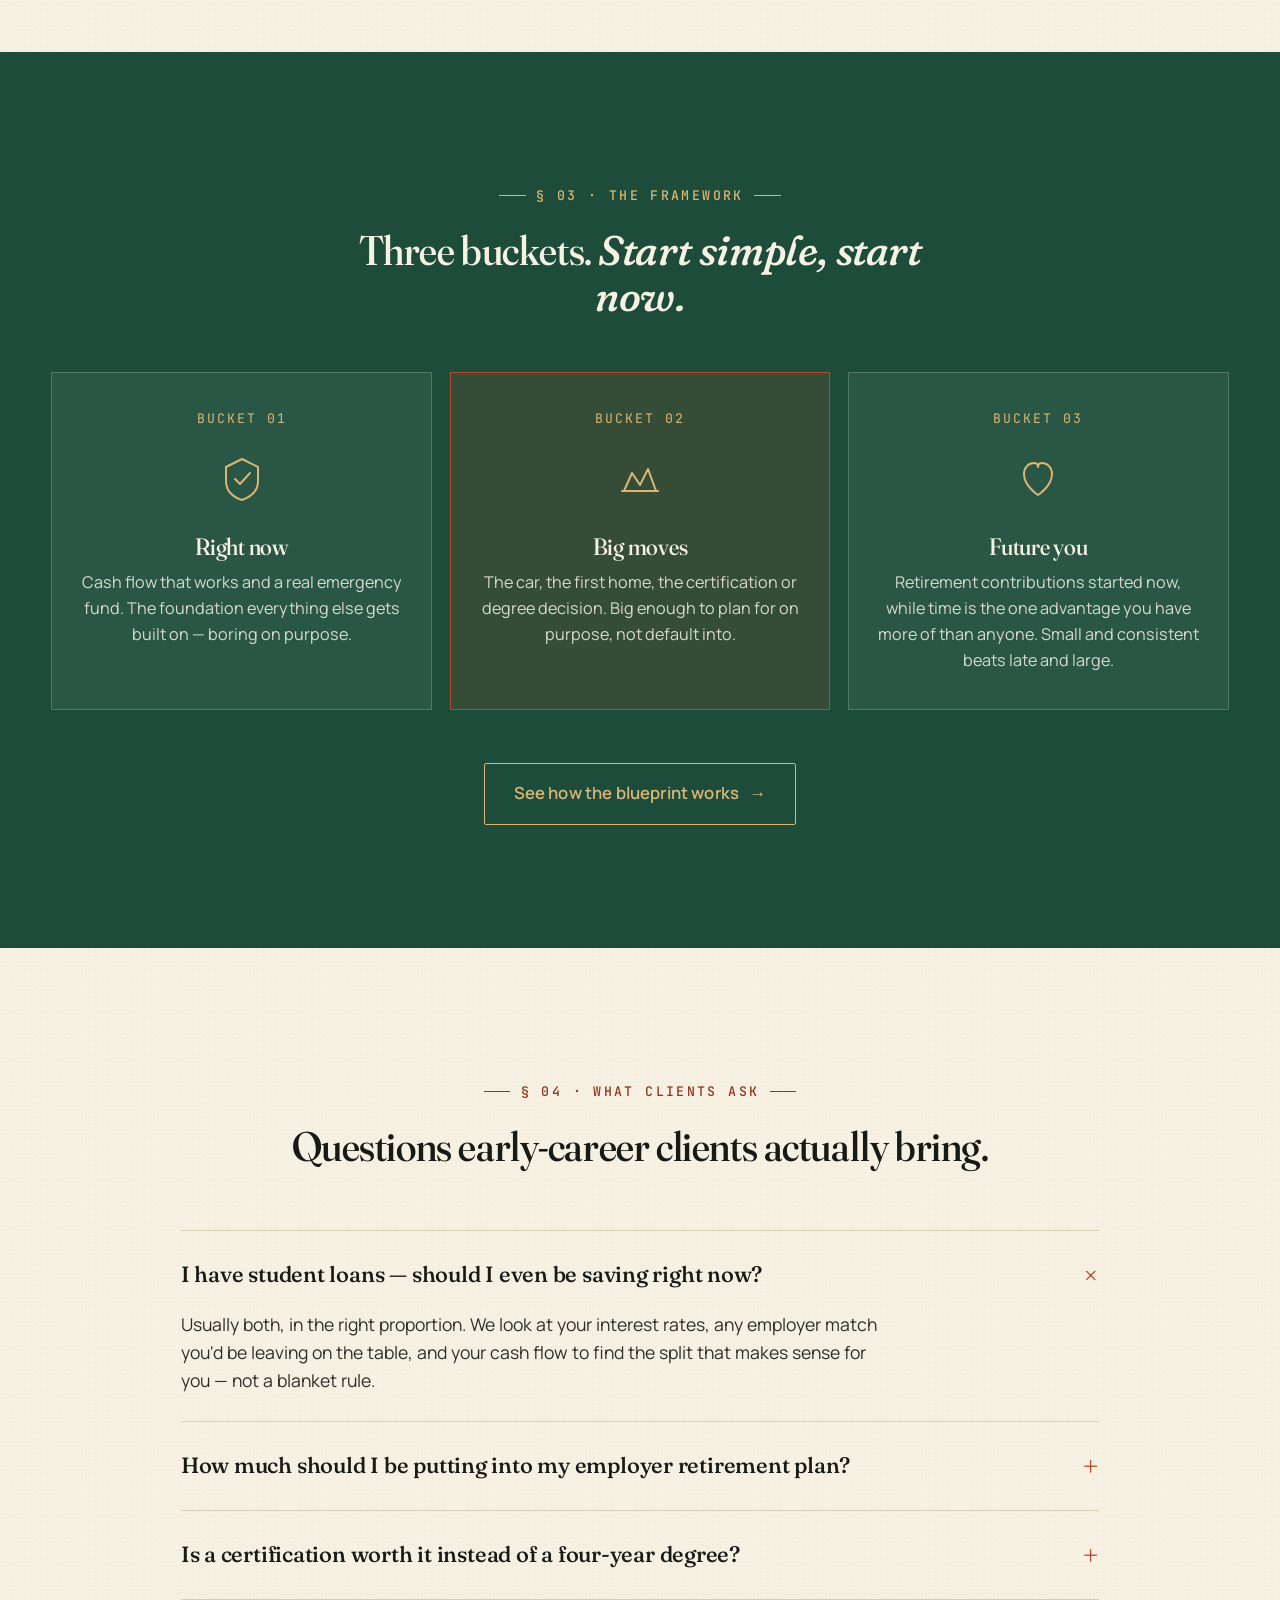
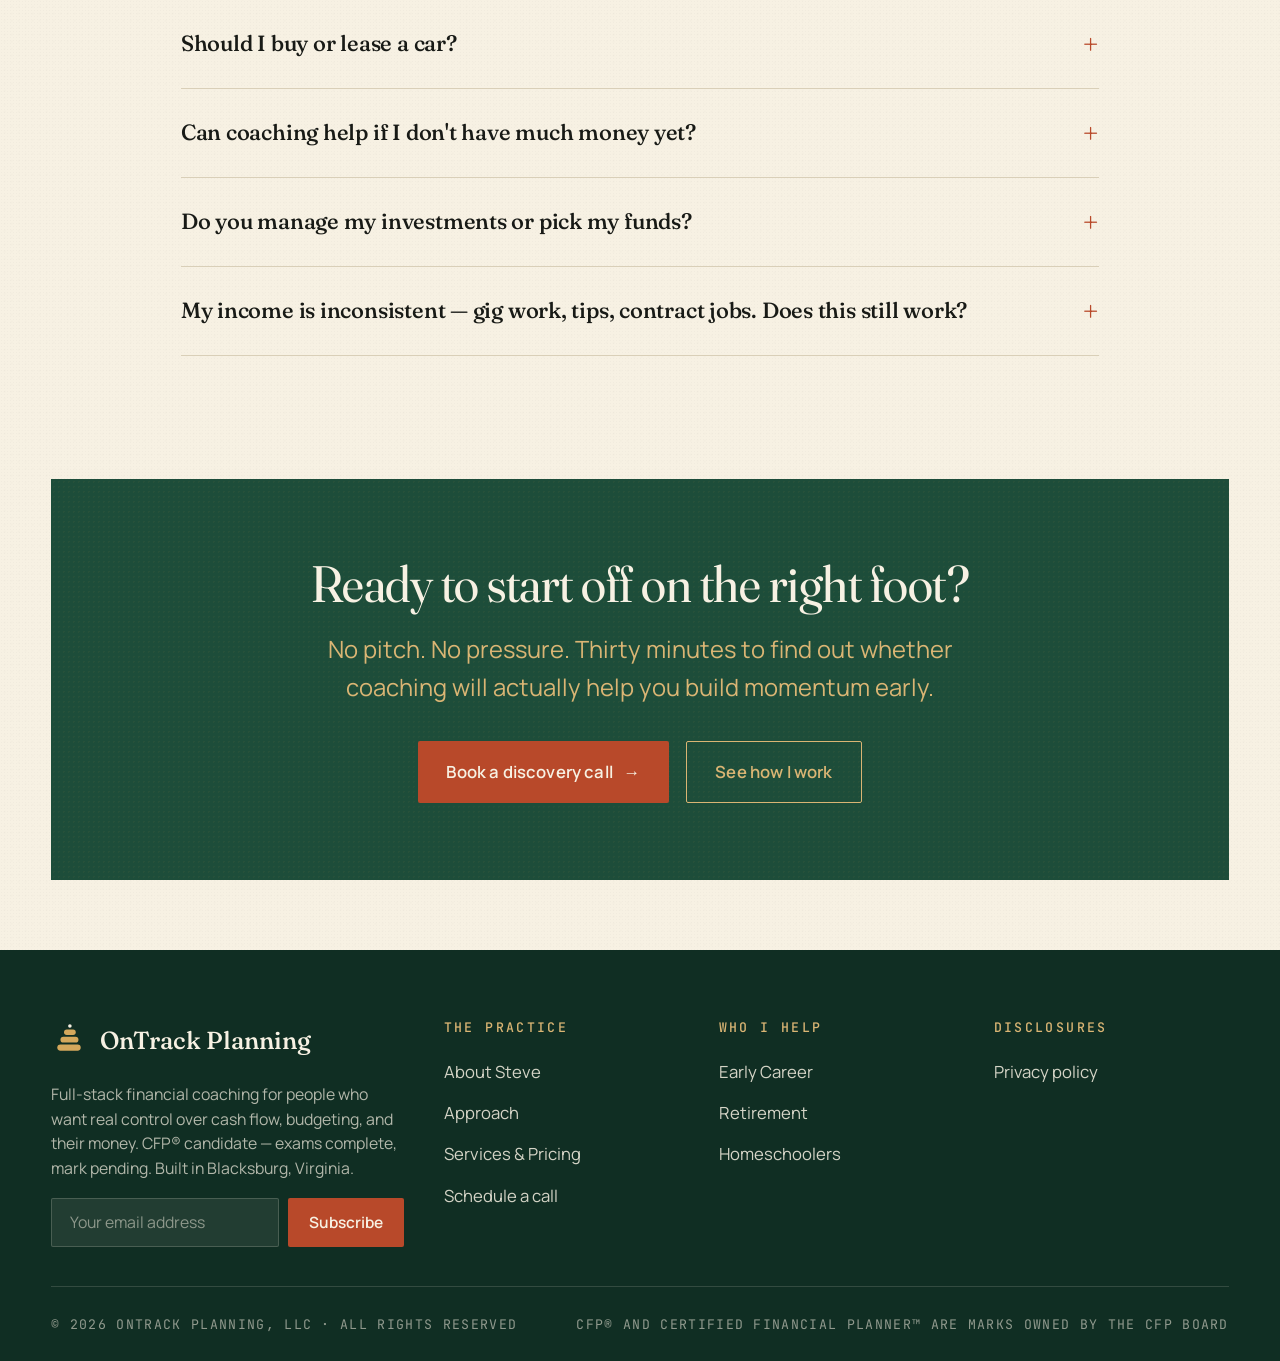
<file: early-career.html>
<!DOCTYPE html>

<html lang="en">
<head>
<meta charset="utf-8"/>
<meta content="width=device-width, initial-scale=1.0" name="viewport"/>
<title>Financial Coaching for Early Career Grads — OnTrack Planning</title>
<meta content="Financial coaching for high school, trade school, and college graduates: budgeting your first paycheck, understanding benefits, building credit, buying your first car or home, side hustle cash flow, and starting retirement savings early." name="description"/>
<link href="https://fonts.googleapis.com" rel="preconnect"/>
<link crossorigin="" href="https://fonts.gstatic.com" rel="preconnect"/>
<link href="https://fonts.googleapis.com/css2?family=Fraunces:ital,opsz,wght,SOFT,WONK@0,9..144,300..700,0..100,0..1;1,9..144,300..700,0..100,0..1&amp;family=Manrope:wght@400;500;600;700&amp;family=JetBrains+Mono:wght@400;500&amp;display=swap" rel="stylesheet"/>
<link href="style.css" rel="stylesheet"/>
</head>
<body>
<header class="site-header">
<nav class="nav">
<a class="brand" href="index.html">
<svg aria-hidden="true" class="brand-lockup" viewBox="0 0 284 58" xmlns="http://www.w3.org/2000/svg">
<g transform="translate(4,9) scale(0.525)">
<rect x="14" y="52" width="52" height="14" rx="7" fill="#1d4d3a"/>
<rect x="21" y="35" width="40" height="13" rx="6.5" fill="#2d6249"/>
<rect x="29" y="19" width="26" height="12" rx="6" fill="#b8492a"/>
<circle cx="42" cy="11" r="4" fill="#b8893d"/>
</g>
<text x="58" y="29" font-family="Fraunces, serif" font-weight="500" font-size="25" fill="#181a16" letter-spacing="-0.2">OnTrack Planning</text>
<text x="164.36" y="49" text-anchor="middle" font-family="JetBrains Mono, monospace" font-weight="500" font-size="10.4" fill="#8f3520" letter-spacing="1.2">CLARITY. PURPOSE. HOPE.</text>
</svg>
</a>
<ul class="nav-links" id="navLinks">
<li><a href="index.html" data-page="index">Home</a></li>
<li><a href="about.html" data-page="about">About</a></li>
<li><a href="approach.html" data-page="approach">Approach</a></li>
<li><a href="services.html" data-page="services">Services</a></li>
<li><a href="early-career.html" data-page="early-career" class="active">Early Career</a></li>
<li><a href="retirement.html" data-page="retirement">Retirement</a></li>
<li><a href="homeschool-families.html" data-page="homeschool-families">Homeschoolers</a></li>
<li><a href="contact.html" data-page="contact">Contact</a></li>
</ul>
<a class="nav-cta" href="contact.html">Book a discovery call →</a>
<button aria-label="Toggle menu" class="nav-toggle" onclick="document.getElementById('navLinks').classList.toggle('open')">
<svg fill="none" height="24" stroke="currentColor" stroke-width="2" viewBox="0 0 24 24" width="24"><path d="M4 6h16M4 12h16M4 18h16"></path></svg>
</button>
</nav>
</header>
<!-- ===== HERO ===== -->
<section class="hero">
<div class="wrap">
<div style="max-width: 56rem; margin: 0 auto; text-align: left;">
<div class="eyebrow fade-up" data-key="early-career.s00.eyebrow-01">Built for your situation</div>
<h1 class="hero-title fade-up delay-1" data-key="early-career.s00.hero-title-01" style="max-width: 26ch;">Your first real paycheck came with a hundred decisions. <span class="serif-italic underline-rust">Nobody handed you a manual.</span></h1>
<p class="lead fade-up delay-2" data-key="early-career.s00.lead-01" style="margin-top: 1.75rem; font-size: clamp(1.2rem, 1.2vw + 0.95rem, 1.5rem);">Financial coaching for high school, trade school, and college graduates just starting out: budgeting and cash flow, reading your benefits package, understanding your insurance and retirement plan options, and making the big early calls — a car, a first home, a certification or a degree — with real numbers instead of guesswork.</p>
<div class="hero-cta-row fade-up delay-3">
<a class="btn btn-primary" data-key="early-career.s00.btn-primary-01" href="contact.html">Book a discovery call <span class="arrow">→</span></a>
<a class="btn btn-secondary" data-key="early-career.s00.btn-secondary-01" href="#framework">See the three-bucket framework</a>
</div>
</div>
</div>
</section>
<!-- ===== THE REAL TENSION ===== -->
<section style="background: var(--paper-warm); border-top: 1px solid var(--rule); border-bottom: 1px solid var(--rule);">
<div class="wrap">
<div class="section-head">
<div>
<div class="eyebrow" data-key="early-career.s01.eyebrow-01">§ 01 · The real tension</div>
<h2 data-key="early-career.s01.h2-01">The stakes are smaller. The confusion isn’t.</h2>
</div>
<p class="lead" data-key="early-career.s01.lead-01">You don’t need a complicated plan yet — you need someone to explain the parts nobody explained, before the first few decisions harden into habits.</p>
</div>
<div class="card-grid four" style="margin-top: 2rem;">
<div class="card"><span class="card-meta" data-key="early-career.s01.meta-01">Pressure</span><h3 data-key="early-career.s01.h3-01">The first real paycheck</h3><p data-key="early-career.s01.p-01">Taxes, withholdings, deductions you've never seen before. The number on the offer letter and the number in your account are never the same.</p></div>
<div class="card"><span class="card-meta" data-key="early-career.s01.meta-02">Pressure</span><h3 data-key="early-career.s01.h3-02">Student loan payments</h3><p data-key="early-career.s01.p-02">A new fixed cost, arriving right when you're figuring out everything else at once.</p></div>
<div class="card"><span class="card-meta" data-key="early-career.s01.meta-03">Pressure</span><h3 data-key="early-career.s01.h3-03">No safety net yet</h3><p data-key="early-career.s01.p-03">One car repair or medical bill can wipe out months of progress if there's no cushion built yet.</p></div>
<div class="card"><span class="card-meta" data-key="early-career.s01.meta-04">Pressure</span><h3 data-key="early-career.s01.h3-04">Benefits enrollment jargon</h3><p data-key="early-career.s01.p-04">HSA vs. FSA, PPO vs. HDHP, match vs. vesting — a wall of acronyms with a deadline attached, decided in about ten minutes online.</p></div>
<div class="card"><span class="card-meta" data-key="early-career.s01.meta-05">Pressure</span><h3 data-key="early-career.s01.h3-05">Lifestyle creep</h3><p data-key="early-career.s01.p-05">Every raise seems to disappear into a slightly nicer version of the life you already had. Nobody notices until it's a pattern.</p></div>
<div class="card"><span class="card-meta" data-key="early-career.s01.meta-06">Pressure</span><h3 data-key="early-career.s01.h3-06">Certification or degree?</h3><p data-key="early-career.s01.p-06">Trade certification, a two-year program, a four-year degree, or straight to work — each has a real cost and a real payoff timeline that's rarely laid out honestly.</p></div>
<div class="card"><span class="card-meta" data-key="early-career.s01.meta-07">Pressure</span><h3 data-key="early-career.s01.h3-07">First car or first home</h3><p data-key="early-career.s01.p-07">The biggest purchase you've ever made, financed with terms you've never had to evaluate before.</p></div>
<div class="card"><span class="card-meta" data-key="early-career.s01.meta-08">Pressure</span><h3 data-key="early-career.s01.h3-08">Side hustle income</h3><p data-key="early-career.s01.p-08">Freelance work, gig apps, weekend work — extra income that's easy to earn and hard to plan around when it's never the same two months in a row.</p></div>
</div>
<div class="note-aside" data-key="early-career.s01.note-01" style="margin-top: 3rem; max-width: 56rem; margin-left: auto; margin-right: auto;">What you usually hear: <span class="serif-italic">"just make a budget"</span> or <span class="serif-italic">"start investing early."</span> True, and not that helpful on its own. The point is building the actual habits and account structure now, while the stakes are low and the runway is long.</div>
</div>
</section>
<!-- ===== WHAT'S DIFFERENT ===== -->
<section>
<div class="wrap">
<div class="section-head">
<div>
<div class="eyebrow" data-key="early-career.s02.eyebrow-01">§ 02 · What’s different when you’re starting out</div>
<h2 data-key="early-career.s02.h2-01">Five things worth getting right in year one.</h2>
</div>
<p class="lead" data-key="early-career.s02.lead-01">Small, early decisions compound the longest. These are the moves that set the trajectory for everything after.</p>
</div>
<div class="steps five" style="margin-top: 2rem;">
<div class="step">
<h3 data-key="early-career.s02.h3-01">Reading your benefits package</h3>
<p data-key="early-career.s02.p-01">What your health plan, HSA/FSA, and employer retirement plan actually mean for your paycheck and your taxes — explained plainly, before the enrollment deadline.</p>
</div>
<div class="step">
<h3 data-key="early-career.s02.h3-02">The emergency fund comes first</h3>
<p data-key="early-career.s02.p-02">Before anything else, a real cushion — sized to your actual expenses, not a generic rule — so one bad month doesn't undo six good ones.</p>
</div>
<div class="step">
<h3 data-key="early-career.s02.h3-03">Understanding your retirement plan basics</h3>
<p data-key="early-career.s02.p-03">How an employer match works, how vesting works, and why starting small now beats starting bigger later. Coaching on the mechanics — not investment picks.</p>
</div>
<div class="step">
<h3 data-key="early-career.s02.h3-04">The true cost of a car or first home</h3>
<p data-key="early-career.s02.p-04">Financing terms, total cost of ownership, and what the payment actually does to the rest of your budget — modeled out before you sign anything.</p>
</div>
<div class="step">
<h3 data-key="early-career.s02.h3-05">Treating a side hustle like real cash flow</h3>
<p data-key="early-career.s02.p-05">Variable income needs its own system — taxes set aside, a smoothing plan, and a clear line between "extra" and "spoken for."</p>
</div>
</div>
</div>
</section>
<!-- ===== THREE-BUCKET FRAMEWORK ===== -->
<section id="framework" style="background: var(--forest); color: var(--paper);">
<div class="wrap">
<div class="section-head center" style="margin-bottom: 3rem;">
<div>
<div class="eyebrow center on-dark" data-key="early-career.s03.eyebrow-01">§ 03 · The framework</div>
<h2 data-key="early-career.s03.h2-01" style="color: var(--paper); max-width: 24ch; margin: 0 auto;">Three buckets. <span class="serif-italic">Start simple, start now.</span></h2>
</div>
</div>
<div class="buckets">
<div class="bucket" style="background: rgba(247,241,227,0.06); border-color: rgba(247,241,227,0.2); color: var(--paper);">
<div class="bucket-label" data-key="early-career.s03.bucket-label-01" style="color: var(--gold-soft);">Bucket 01</div>
<svg class="bucket-icon" fill="none" style="color: var(--gold-soft);" viewbox="0 0 64 64">
<path d="M32 12 L48 20 L48 34 C48 44 41 50 32 53 C23 50 16 44 16 34 L16 20 Z" stroke="currentColor" stroke-linejoin="round" stroke-width="2"></path>
<path d="M25 32 L30 37 L40 26" stroke="currentColor" stroke-linecap="round" stroke-linejoin="round" stroke-width="2"></path>
</svg>
<h3 data-key="early-career.s03.h3-01" style="color: var(--paper);">Right now</h3>
<p data-key="early-career.s03.p-01" style="color: rgba(247,241,227,0.85);">Cash flow that works and a real emergency fund. The foundation everything else gets built on — boring on purpose.</p>
</div>
<div class="bucket" style="background: rgba(184,73,42,0.15); border-color: var(--rust); color: var(--paper);">
<div class="bucket-label" data-key="early-career.s03.bucket-label-02" style="color: var(--gold-soft);">Bucket 02</div>
<svg class="bucket-icon" fill="none" style="color: var(--gold-soft);" viewbox="0 0 64 64">
<path d="M16 44 L24 26 L32 38 L40 22 L48 44" stroke="currentColor" stroke-linecap="round" stroke-linejoin="round" stroke-width="2"></path>
<path d="M14 44 L50 44" stroke="currentColor" stroke-linecap="round" stroke-width="2"></path>
</svg>
<h3 data-key="early-career.s03.h3-02" style="color: var(--paper);">Big moves</h3>
<p data-key="early-career.s03.p-02" style="color: rgba(247,241,227,0.85);">The car, the first home, the certification or degree decision. Big enough to plan for on purpose, not default into.</p>
</div>
<div class="bucket" style="background: rgba(247,241,227,0.06); border-color: rgba(247,241,227,0.2); color: var(--paper);">
<div class="bucket-label" data-key="early-career.s03.bucket-label-03" style="color: var(--gold-soft);">Bucket 03</div>
<svg class="bucket-icon" fill="none" style="color: var(--gold-soft);" viewbox="0 0 64 64">
<path d="M32 48 C32 48 18 39 18 27 C18 20 23 16 28 16 C30.5 16 32 17.5 32 20 C32 17.5 33.5 16 36 16 C41 16 46 20 46 27 C46 39 32 48 32 48 Z" stroke="currentColor" stroke-linejoin="round" stroke-width="2"></path>
</svg>
<h3 data-key="early-career.s03.h3-03" style="color: var(--paper);">Future you</h3>
<p data-key="early-career.s03.p-03" style="color: rgba(247,241,227,0.85);">Retirement contributions started now, while time is the one advantage you have more of than anyone. Small and consistent beats late and large.</p>
</div>
</div>
<div style="text-align: center; margin-top: 3rem;">
<a class="btn btn-secondary" data-key="early-career.s03.btn-secondary-01" href="approach.html" style="border-color: var(--gold-soft); color: var(--gold-soft);">See how the blueprint works <span class="arrow">→</span></a>
</div>
</div>
</section>
<!-- ===== QUESTIONS WE GET ===== -->
<section>
<div class="wrap-narrow">
<div class="section-head center">
<div>
<div class="eyebrow center" data-key="early-career.s04.eyebrow-01">§ 04 · What clients ask</div>
<h2 data-key="early-career.s04.h2-01">Questions early-career clients actually bring.</h2>
</div>
</div>
<div class="faq">
<details open="">
<summary data-key="early-career.s04.summary-01">I have student loans — should I even be saving right now?</summary>
<p data-key="early-career.s04.p-01">Usually both, in the right proportion. We look at your interest rates, any employer match you'd be leaving on the table, and your cash flow to find the split that makes sense for you — not a blanket rule.</p>
</details>
<details>
<summary data-key="early-career.s04.summary-02">How much should I be putting into my employer retirement plan?</summary>
<p data-key="early-career.s04.p-02">We start with capturing any employer match — that's often the highest-value move available to you — then talk through what's realistic beyond that given your other goals. I explain the mechanics; I don't pick your investments.</p>
</details>
<details>
<summary data-key="early-career.s04.summary-03">Is a certification worth it instead of a four-year degree?</summary>
<p data-key="early-career.s04.p-03">Depends entirely on the field, the cost, and the earning timeline. We run the actual numbers — cost, time, expected income — side by side, so the decision is based on your situation, not a general opinion.</p>
</details>
<details>
<summary data-key="early-career.s04.summary-04">Should I buy or lease a car?</summary>
<p data-key="early-career.s04.p-04">It depends on how you use a car and what it does to your monthly cash flow either way. We model both against your actual budget instead of a rule of thumb.</p>
</details>
<details>
<summary data-key="early-career.s04.summary-05">Can coaching help if I don't have much money yet?</summary>
<p data-key="early-career.s04.p-05">This is often the highest-leverage time to get coaching — the habits and account structure you build now compound for decades. You don't need a lot of money to benefit from a clear plan.</p>
</details>
<details>
<summary data-key="early-career.s04.summary-06">Do you manage my investments or pick my funds?</summary>
<p data-key="early-career.s04.p-06">No. I'm a financial coach, not an investment adviser — I don't manage portfolios or pick securities. I help you understand your options, your employer plan, and your cash flow, and coordinate with an investment professional if and when you need one.</p>
</details>
<details>
<summary data-key="early-career.s04.summary-07">My income is inconsistent — gig work, tips, contract jobs. Does this still work?</summary>
<p data-key="early-career.s04.p-07">Yes. We build a cash flow system around your actual income pattern, including how to set aside taxes and smooth out the uneven months.</p>
</details>
</div>
</div>
</section>
<section style="padding-top: 0; padding-bottom: 0;">
<div class="wrap">
<div class="cta-block">
<h2 data-key="early-career.s05.h2-01">Ready to start off on the right foot?</h2>
<p data-key="early-career.s05.p-01">No pitch. No pressure. Thirty minutes to find out whether coaching will actually help you build momentum early.</p>
<div class="cta-block-row">
<a class="btn btn-primary" data-key="early-career.s05.btn-primary-01" href="contact.html">Book a discovery call <span class="arrow">→</span></a>
<a class="btn btn-secondary" data-key="early-career.s05.btn-secondary-01" href="approach.html">See how I work</a>
</div>
</div>
</div>
</section>
<footer class="site-footer">
<div class="wrap">
<div class="footer-grid">
<div class="footer-col">
<div class="footer-brand">
<svg width="36" height="36" viewBox="0 0 80 80" fill="none">
<rect x="14" y="52" width="52" height="14" rx="7" fill="#d4a85c"/>
<rect x="21" y="35" width="40" height="13" rx="6.5" fill="#d4a85c"/>
<rect x="29" y="19" width="26" height="12" rx="6" fill="#d4a85c"/>
<circle cx="42" cy="11" r="4" fill="#f7f1e3"/>
</svg>
<div class="footer-brand-name">OnTrack Planning</div>
</div>
<p>Full-stack financial coaching for people who want real control over cash flow, budgeting, and their money. CFP® candidate — exams complete, mark pending. Built in Blacksburg, Virginia.</p>
<form class="footer-email" onsubmit="event.preventDefault();">
<input aria-label="Email" placeholder="Your email address" type="email"/>
<button type="submit">Subscribe</button>
</form>
</div>
<div class="footer-col">
<h4>The Practice</h4>
<ul>
<li><a href="about.html">About Steve</a></li>
<li><a href="approach.html">Approach</a></li>
<li><a href="services.html">Services &amp; Pricing</a></li>
<li><a href="contact.html">Schedule a call</a></li>
</ul>
</div>
<div class="footer-col">
<h4>Who I Help</h4>
<ul>
<li><a href="early-career.html">Early Career</a></li>
<li><a href="retirement.html">Retirement</a></li>
<li><a href="homeschool-families.html">Homeschoolers</a></li>
<!-- <li><a href="resources.html">Workshops</a></li> -->
<!-- <li><a href="resources.html">Articles archive</a></li> -->
</ul>
</div>
<div class="footer-col">
<h4>Disclosures</h4>
<ul>
<!-- <li><a href="#">Form ADV Part 2</a></li> -->
<!-- <li><a href="#">Form CRS</a></li> -->
<li><a href="policies-terms.html">Privacy policy</a></li>
<!-- <li><a href="#">Terms of service</a></li> -->
</ul>
</div>
</div>
<div class="footer-bottom">
<div>© 2026 OnTrack Planning, LLC · All rights reserved</div>
<div>CFP® and Certified Financial Planner™ are marks owned by the CFP Board</div>
</div>
</div>
</footer>
</body>
</html>
</file>
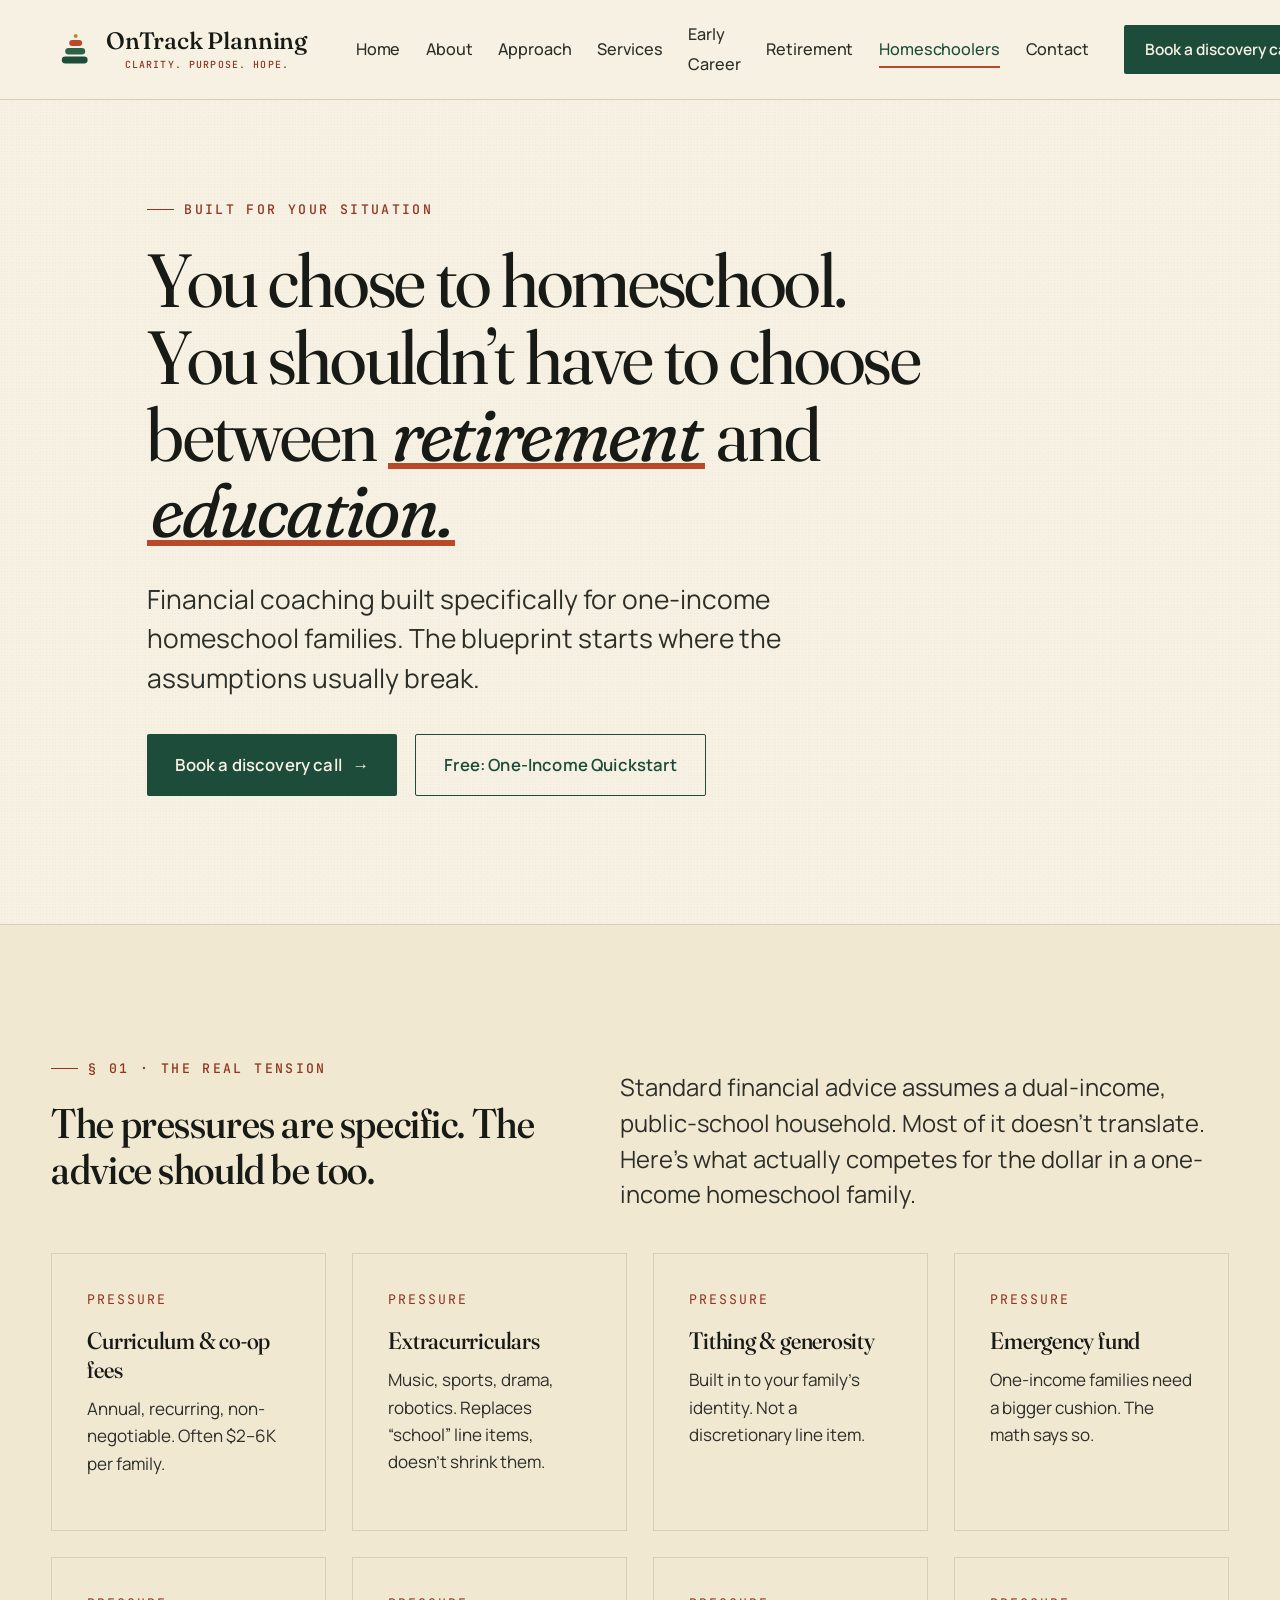
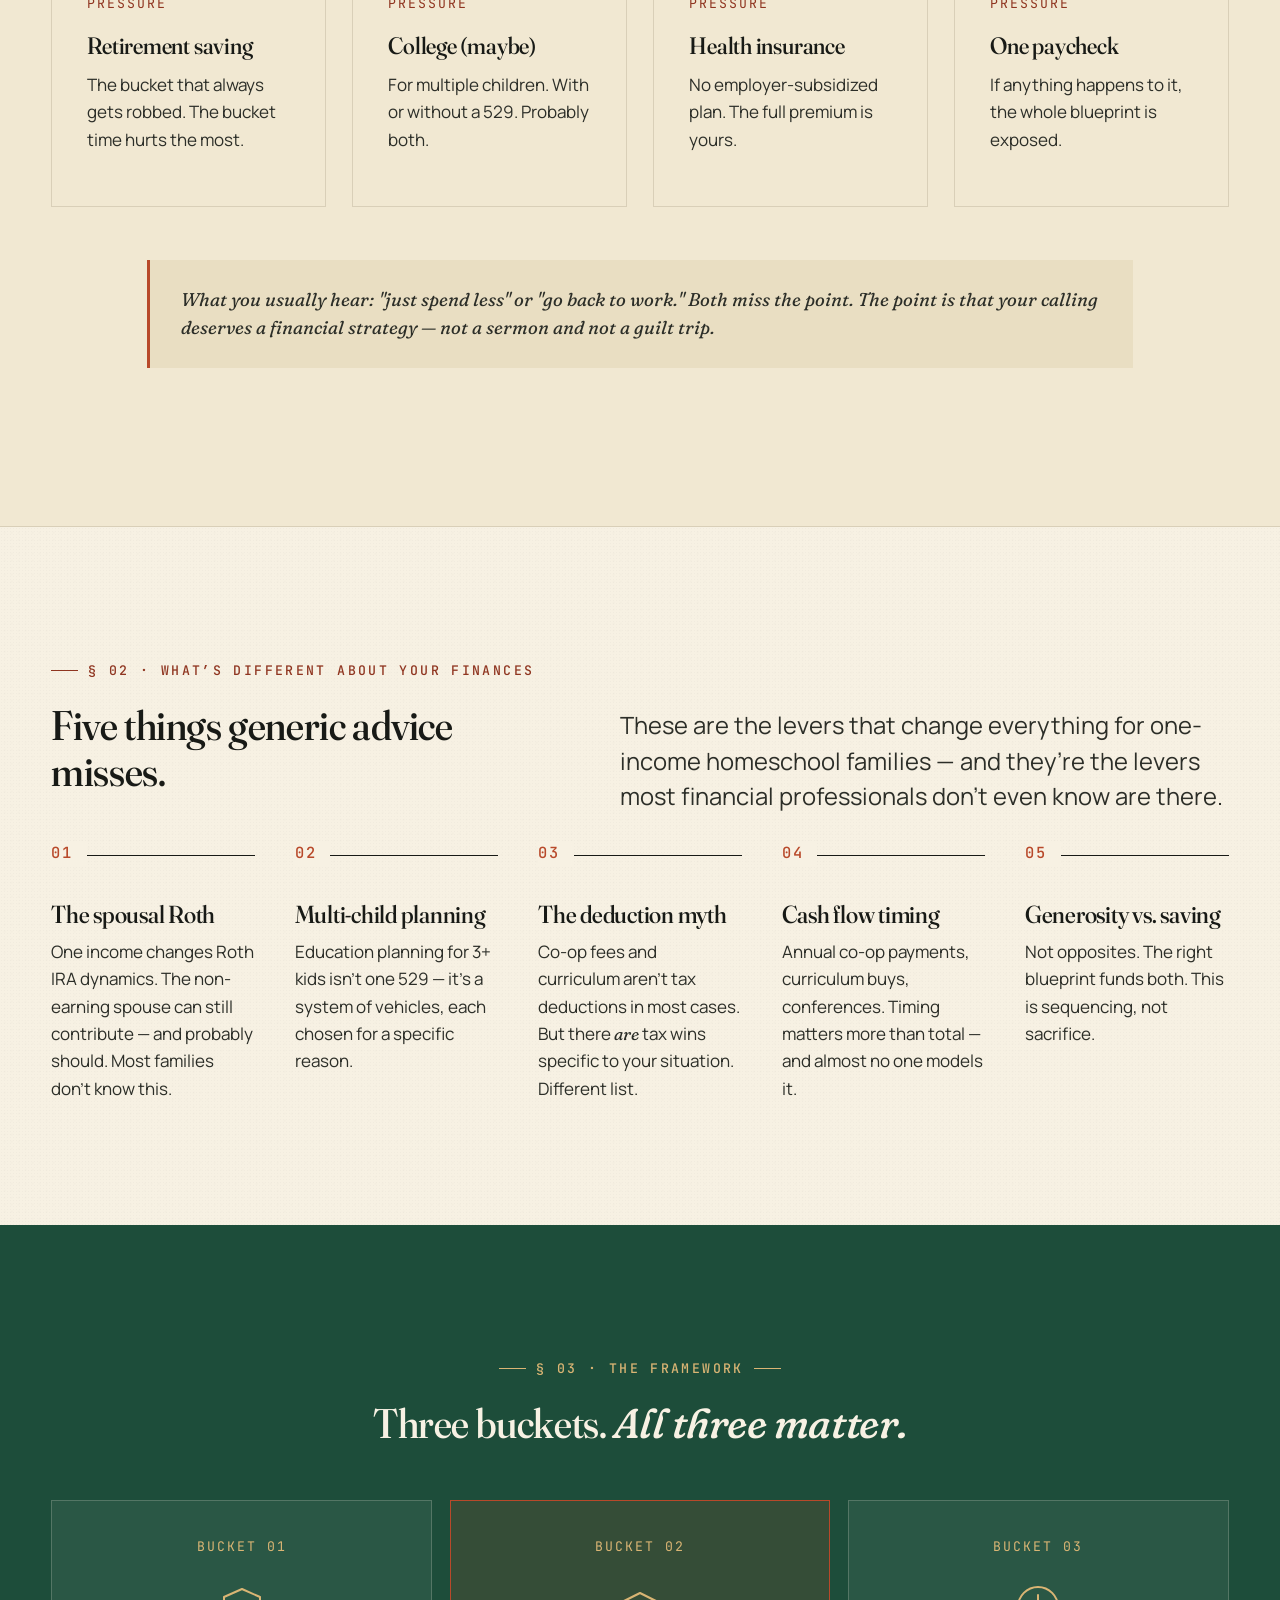
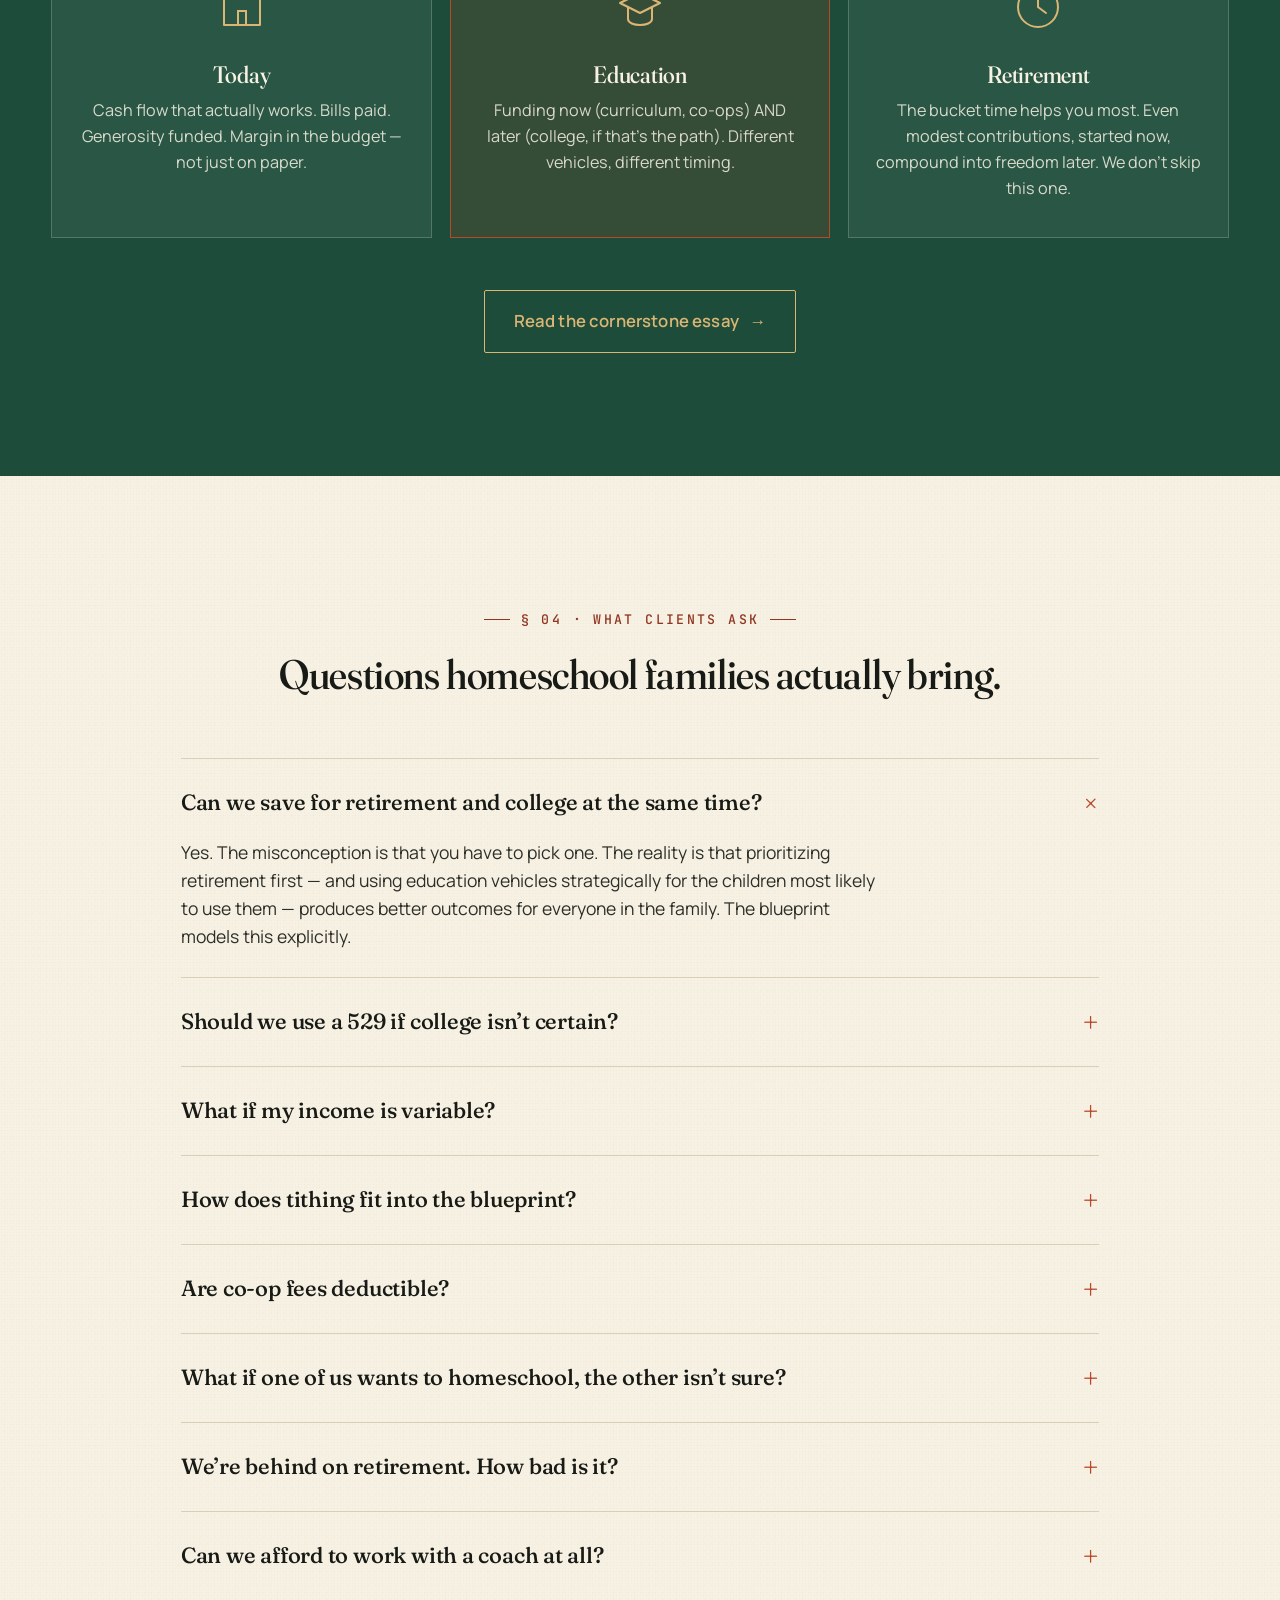
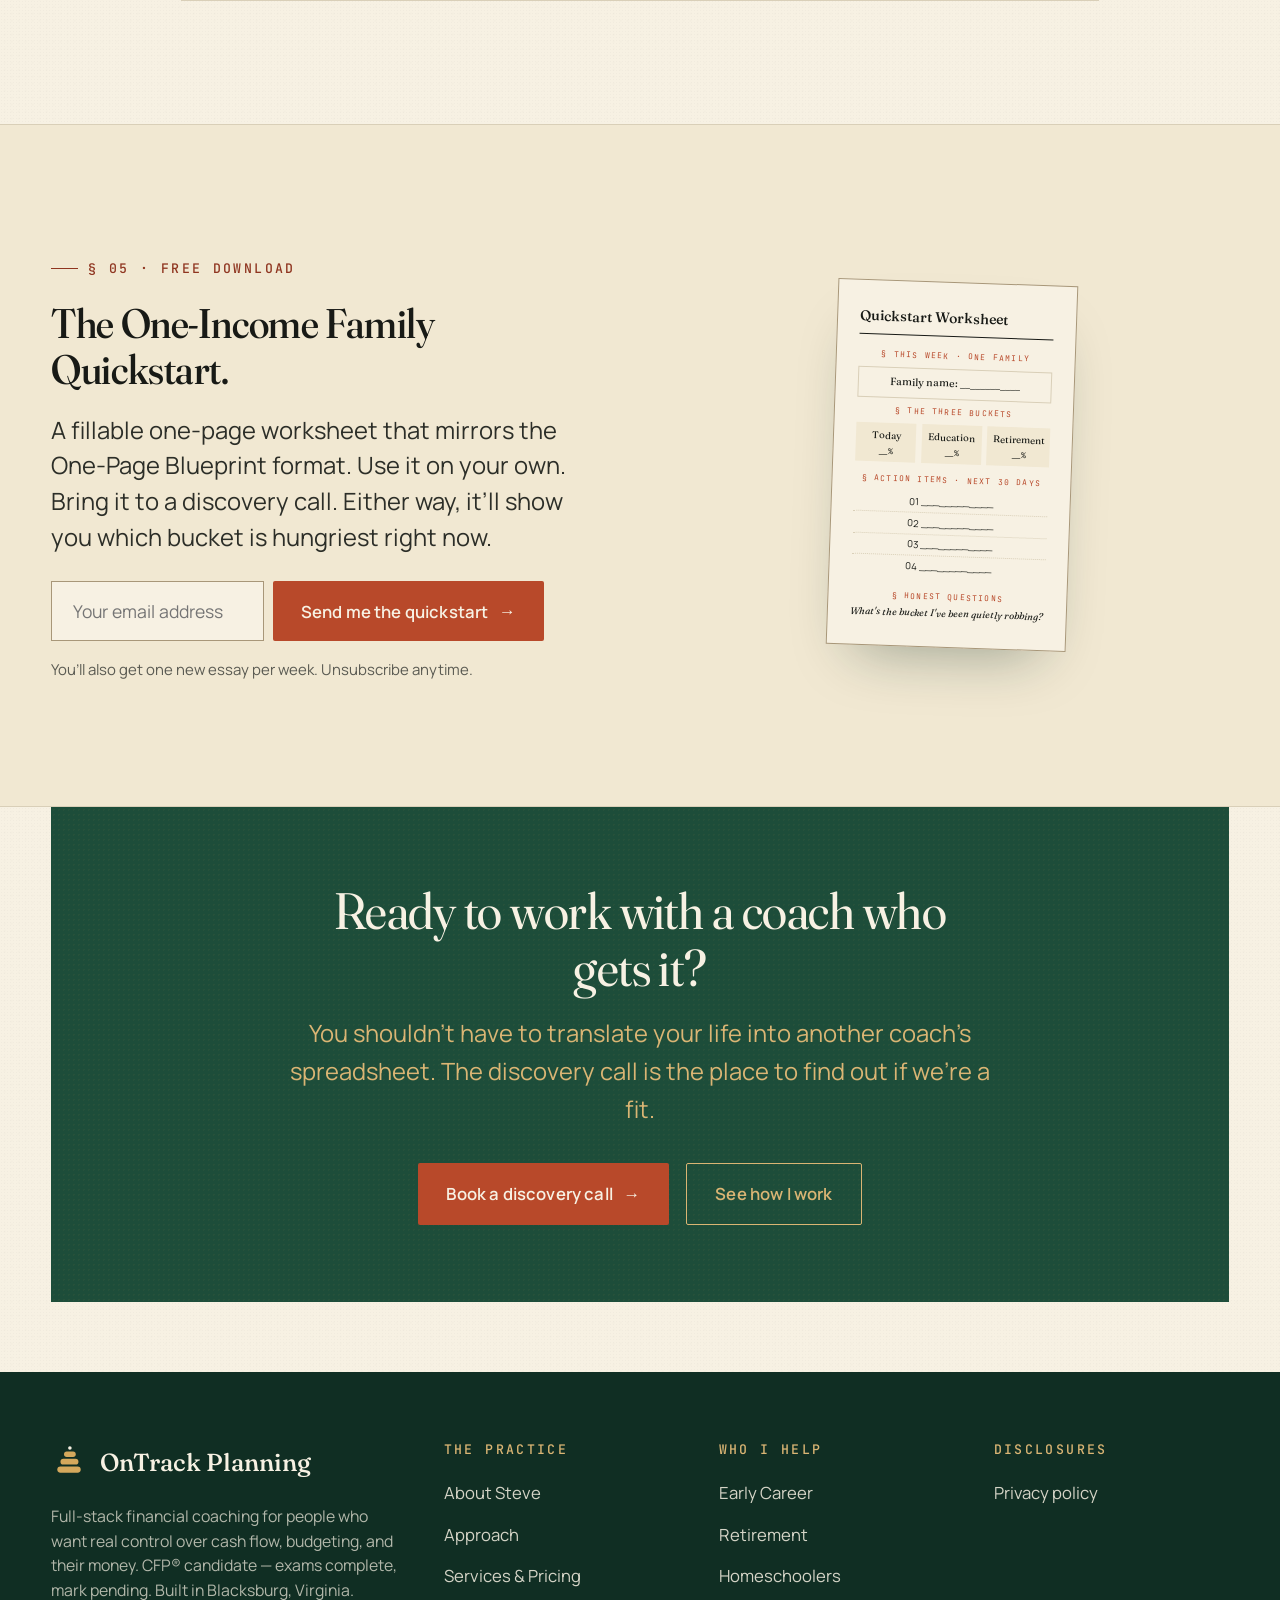
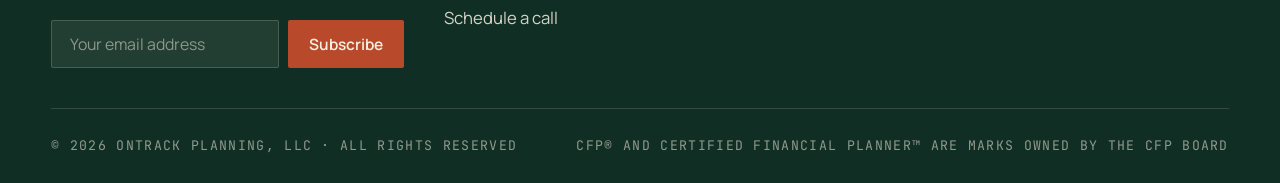
<file: homeschool-families.html>
<!DOCTYPE html>

<html lang="en">
<head>
<meta charset="utf-8"/>
<meta content="width=device-width, initial-scale=1.0" name="viewport"/>
<title>Financial Coaching for Homeschool Families — OnTrack Planning</title>
<meta content="Built for one-income homeschool families. Roth IRAs, 529s, cash flow, tax positioning. Real coaching for your actual life." name="description"/>
<link href="https://fonts.googleapis.com" rel="preconnect"/>
<link crossorigin="" href="https://fonts.gstatic.com" rel="preconnect"/>
<link href="https://fonts.googleapis.com/css2?family=Fraunces:ital,opsz,wght,SOFT,WONK@0,9..144,300..700,0..100,0..1;1,9..144,300..700,0..100,0..1&amp;family=Manrope:wght@400;500;600;700&amp;family=JetBrains+Mono:wght@400;500&amp;display=swap" rel="stylesheet"/>
<link href="style.css" rel="stylesheet"/>
</head>
<body>
<header class="site-header">
<nav class="nav">
<a class="brand" href="index.html">
<svg aria-hidden="true" class="brand-lockup" viewBox="0 0 284 58" xmlns="http://www.w3.org/2000/svg">
<g transform="translate(4,9) scale(0.525)">
<rect x="14" y="52" width="52" height="14" rx="7" fill="#1d4d3a"/>
<rect x="21" y="35" width="40" height="13" rx="6.5" fill="#2d6249"/>
<rect x="29" y="19" width="26" height="12" rx="6" fill="#b8492a"/>
<circle cx="42" cy="11" r="4" fill="#b8893d"/>
</g>
<text x="58" y="29" font-family="Fraunces, serif" font-weight="500" font-size="25" fill="#181a16" letter-spacing="-0.2">OnTrack Planning</text>
<text x="164.36" y="49" text-anchor="middle" font-family="JetBrains Mono, monospace" font-weight="500" font-size="10.4" fill="#8f3520" letter-spacing="1.2">CLARITY. PURPOSE. HOPE.</text>
</svg>
</a>
<ul class="nav-links" id="navLinks">
<li><a href="index.html" data-page="index">Home</a></li>
<li><a href="about.html" data-page="about">About</a></li>
<li><a href="approach.html" data-page="approach">Approach</a></li>
<li><a href="services.html" data-page="services">Services</a></li>
<li><a href="early-career.html" data-page="early-career">Early Career</a></li>
<li><a href="retirement.html" data-page="retirement">Retirement</a></li>
<li><a href="homeschool-families.html" data-page="homeschool-families" class="active">Homeschoolers</a></li>
<li><a href="contact.html" data-page="contact">Contact</a></li>
</ul>
<a class="nav-cta" href="contact.html">Book a discovery call →</a>
<button aria-label="Toggle menu" class="nav-toggle" onclick="document.getElementById('navLinks').classList.toggle('open')">
<svg fill="none" height="24" stroke="currentColor" stroke-width="2" viewBox="0 0 24 24" width="24"><path d="M4 6h16M4 12h16M4 18h16"></path></svg>
</button>
</nav>
</header>
<!-- ===== HERO ===== -->
<section class="hero">
<div class="wrap">
<div style="max-width: 56rem; margin: 0 auto; text-align: left;">
<div class="eyebrow fade-up" data-key="homeschool.s00.eyebrow-01">Built for your situation</div>
<h1 class="hero-title fade-up delay-1" data-key="homeschool.s00.hero-title-01" style="max-width: 24ch;">You chose to homeschool.<br/>You shouldn’t have to choose between <span class="serif-italic underline-rust">retirement</span> and <span class="serif-italic underline-rust">education.</span></h1>
<p class="lead fade-up delay-2" data-key="homeschool.s00.lead-01" style="margin-top: 1.75rem; font-size: clamp(1.2rem, 1.2vw + 0.95rem, 1.5rem);">Financial coaching built specifically for one-income homeschool families. The blueprint starts where the assumptions usually break.</p>
<div class="hero-cta-row fade-up delay-3">
<a class="btn btn-primary" data-key="homeschool.s00.btn-primary-01" href="contact.html">Book a discovery call <span class="arrow">→</span></a>
<a class="btn btn-secondary" data-key="homeschool.s00.btn-secondary-01" href="#what-youll-get">Free: One-Income Quickstart</a>
</div>
</div>
</div>
</section>
<!-- ===== THE TENSION WE SOLVE ===== -->
<section style="background: var(--paper-warm); border-top: 1px solid var(--rule); border-bottom: 1px solid var(--rule);">
<div class="wrap">
<div class="section-head">
<div>
<div class="eyebrow" data-key="homeschool.s01.eyebrow-01">§ 01 · The real tension</div>
<h2 data-key="homeschool.s01.h2-01">The pressures are specific. The advice should be too.</h2>
</div>
<p class="lead" data-key="homeschool.s01.lead-01">Standard financial advice assumes a dual-income, public-school household. Most of it doesn’t translate. Here’s what actually competes for the dollar in a one-income homeschool family.</p>
</div>
<div class="card-grid four" style="margin-top: 2rem;">
<div class="card"><span class="card-meta" data-key="homeschool.s01.meta-01">Pressure</span><h3 data-key="homeschool.s01.h3-01">Curriculum &amp; co-op fees</h3><p data-key="homeschool.s01.p-01">Annual, recurring, non-negotiable. Often $2–6K per family.</p></div>
<div class="card"><span class="card-meta" data-key="homeschool.s01.meta-02">Pressure</span><h3 data-key="homeschool.s01.h3-02">Extracurriculars</h3><p data-key="homeschool.s01.p-02">Music, sports, drama, robotics. Replaces “school” line items, doesn’t shrink them.</p></div>
<div class="card"><span class="card-meta" data-key="homeschool.s01.meta-03">Pressure</span><h3 data-key="homeschool.s01.h3-03">Tithing &amp; generosity</h3><p data-key="homeschool.s01.p-03">Built in to your family’s identity. Not a discretionary line item.</p></div>
<div class="card"><span class="card-meta" data-key="homeschool.s01.meta-04">Pressure</span><h3 data-key="homeschool.s01.h3-04">Emergency fund</h3><p data-key="homeschool.s01.p-04">One-income families need a bigger cushion. The math says so.</p></div>
<div class="card"><span class="card-meta" data-key="homeschool.s01.meta-05">Pressure</span><h3 data-key="homeschool.s01.h3-05">Retirement saving</h3><p data-key="homeschool.s01.p-05">The bucket that always gets robbed. The bucket time hurts the most.</p></div>
<div class="card"><span class="card-meta" data-key="homeschool.s01.meta-06">Pressure</span><h3 data-key="homeschool.s01.h3-06">College (maybe)</h3><p data-key="homeschool.s01.p-06">For multiple children. With or without a 529. Probably both.</p></div>
<div class="card"><span class="card-meta" data-key="homeschool.s01.meta-07">Pressure</span><h3 data-key="homeschool.s01.h3-07">Health insurance</h3><p data-key="homeschool.s01.p-07">No employer-subsidized plan. The full premium is yours.</p></div>
<div class="card"><span class="card-meta" data-key="homeschool.s01.meta-08">Pressure</span><h3 data-key="homeschool.s01.h3-08">One paycheck</h3><p data-key="homeschool.s01.p-08">If anything happens to it, the whole blueprint is exposed.</p></div>
</div>
<div class="note-aside" data-key="homeschool.s01.note-01" style="margin-top: 3rem; max-width: 56rem; margin-left: auto; margin-right: auto;">What you usually hear: <span class="serif-italic">"just spend less"</span> or <span class="serif-italic">"go back to work."</span> Both miss the point. The point is that your calling deserves a financial strategy — not a sermon and not a guilt trip.</div>
</div>
</section>
<!-- ===== WHAT'S DIFFERENT ===== -->
<section>
<div class="wrap">
<div class="section-head">
<div>
<div class="eyebrow" data-key="homeschool.s02.eyebrow-01">§ 02 · What’s different about your finances</div>
<h2 data-key="homeschool.s02.h2-01">Five things generic advice misses.</h2>
</div>
<p class="lead" data-key="homeschool.s02.lead-01">These are the levers that change everything for one-income homeschool families — and they’re the levers most financial professionals don’t even know are there.</p>
</div>
<div class="steps five" style="margin-top: 2rem;">
<div class="step">
<h3 data-key="homeschool.s02.h3-01">The spousal Roth</h3>
<p data-key="homeschool.s02.p-01">One income changes Roth IRA dynamics. The non-earning spouse can still contribute — and probably should. Most families don’t know this.</p>
</div>
<div class="step">
<h3 data-key="homeschool.s02.h3-02">Multi-child planning</h3>
<p data-key="homeschool.s02.p-02">Education planning for 3+ kids isn’t one 529 — it’s a system of vehicles, each chosen for a specific reason.</p>
</div>
<div class="step">
<h3 data-key="homeschool.s02.h3-03">The deduction myth</h3>
<p data-key="homeschool.s02.p-03">Co-op fees and curriculum aren’t tax deductions in most cases. But there <span class="serif-italic">are</span> tax wins specific to your situation. Different list.</p>
</div>
<div class="step">
<h3 data-key="homeschool.s02.h3-04">Cash flow timing</h3>
<p data-key="homeschool.s02.p-04">Annual co-op payments, curriculum buys, conferences. Timing matters more than total — and almost no one models it.</p>
</div>
<div class="step">
<h3 data-key="homeschool.s02.h3-05">Generosity vs. saving</h3>
<p data-key="homeschool.s02.p-05">Not opposites. The right blueprint funds both. This is sequencing, not sacrifice.</p>
</div>
</div>
</div>
</section>
<!-- ===== 3-BUCKET FRAMEWORK ===== -->
<section style="background: var(--forest); color: var(--paper);">
<div class="wrap">
<div class="section-head center" style="margin-bottom: 3rem;">
<div>
<div class="eyebrow center on-dark" data-key="homeschool.s03.eyebrow-01">§ 03 · The framework</div>
<h2 data-key="homeschool.s03.h2-01" style="color: var(--paper); max-width: 22ch; margin: 0 auto;">Three buckets. <span class="serif-italic">All three matter.</span></h2>
</div>
</div>
<div class="buckets">
<div class="bucket" style="background: rgba(247,241,227,0.06); border-color: rgba(247,241,227,0.2); color: var(--paper);">
<div class="bucket-label" data-key="homeschool.s03.bucket-label-01" style="color: var(--gold-soft);">Bucket 01</div>
<svg class="bucket-icon" fill="none" style="color: var(--gold-soft);" viewbox="0 0 64 64">
<path d="M14 22 L32 14 L50 22 L50 50 L14 50 Z" stroke="currentColor" stroke-linejoin="round" stroke-width="2"></path>
<path d="M28 50 L28 36 L36 36 L36 50" stroke="currentColor" stroke-width="2"></path>
</svg>
<h3 data-key="homeschool.s03.h3-01" style="color: var(--paper);">Today</h3>
<p data-key="homeschool.s03.p-01" style="color: rgba(247,241,227,0.85);">Cash flow that actually works. Bills paid. Generosity funded. Margin in the budget — not just on paper.</p>
</div>
<div class="bucket" style="background: rgba(184,73,42,0.15); border-color: var(--rust); color: var(--paper);">
<div class="bucket-label" data-key="homeschool.s03.bucket-label-02" style="color: var(--gold-soft);">Bucket 02</div>
<svg class="bucket-icon" fill="none" style="color: var(--gold-soft);" viewbox="0 0 64 64">
<path d="M12 28 L32 18 L52 28 L32 38 Z" stroke="currentColor" stroke-linejoin="round" stroke-width="2"></path>
<path d="M20 32 L20 44 C20 48 26 50 32 50 C38 50 44 48 44 44 L44 32" fill="none" stroke="currentColor" stroke-width="2"></path>
</svg>
<h3 data-key="homeschool.s03.h3-02" style="color: var(--paper);">Education</h3>
<p data-key="homeschool.s03.p-02" style="color: rgba(247,241,227,0.85);">Funding now (curriculum, co-ops) AND later (college, if that’s the path). Different vehicles, different timing.</p>
</div>
<div class="bucket" style="background: rgba(247,241,227,0.06); border-color: rgba(247,241,227,0.2); color: var(--paper);">
<div class="bucket-label" data-key="homeschool.s03.bucket-label-03" style="color: var(--gold-soft);">Bucket 03</div>
<svg class="bucket-icon" fill="none" style="color: var(--gold-soft);" viewbox="0 0 64 64">
<circle cx="32" cy="32" r="20" stroke="currentColor" stroke-width="2"></circle>
<path d="M32 20 L32 32 L40 38" stroke="currentColor" stroke-linecap="round" stroke-width="2"></path>
</svg>
<h3 data-key="homeschool.s03.h3-03" style="color: var(--paper);">Retirement</h3>
<p data-key="homeschool.s03.p-03" style="color: rgba(247,241,227,0.85);">The bucket time helps you most. Even modest contributions, started now, compound into freedom later. We don’t skip this one.</p>
</div>
</div>
<div style="text-align: center; margin-top: 3rem;">
<a class="btn btn-secondary" data-key="homeschool.s03.btn-secondary-01" href="resources.html" style="border-color: var(--gold-soft); color: var(--gold-soft);">Read the cornerstone essay <span class="arrow">→</span></a>
</div>
</div>
</section>
<!-- ===== QUESTIONS WE GET ===== -->
<section>
<div class="wrap-narrow">
<div class="section-head center">
<div>
<div class="eyebrow center" data-key="homeschool.s04.eyebrow-01">§ 04 · What clients ask</div>
<h2 data-key="homeschool.s04.h2-01">Questions homeschool families actually bring.</h2>
</div>
</div>
<div class="faq">
<details open="">
<summary data-key="homeschool.s04.summary-01">Can we save for retirement and college at the same time?</summary>
<p data-key="homeschool.s04.p-01">Yes. The misconception is that you have to pick one. The reality is that prioritizing retirement first — and using education vehicles strategically for the children most likely to use them — produces better outcomes for everyone in the family. The blueprint models this explicitly.</p>
</details>
<details>
<summary data-key="homeschool.s04.summary-02">Should we use a 529 if college isn’t certain?</summary>
<p data-key="homeschool.s04.p-02">It depends on the kid, the timeline, and your tax situation. 529s are flexible enough now (with SECURE 2.0 changes) that the answer is more often “yes” than people realize — but a brokerage account or Coverdell may fit better for some children. We sort this out per child, not per family.</p>
</details>
<details>
<summary data-key="homeschool.s04.summary-03">What if my income is variable?</summary>
<p data-key="homeschool.s04.p-03">Self-employed, commissioned, seasonal — we plan around your actual income pattern, not against it. The cash flow system handles variability with a smoothing approach you can run on autopilot.</p>
</details>
<details>
<summary data-key="homeschool.s04.summary-04">How does tithing fit into the blueprint?</summary>
<p data-key="homeschool.s04.p-04">As a first-line, non-negotiable expense, modeled from the start. Not as something we’ll see if we can afford. If giving is part of who your family is, the blueprint treats it that way.</p>
</details>
<details>
<summary data-key="homeschool.s04.summary-05">Are co-op fees deductible?</summary>
<p data-key="homeschool.s04.p-05">Federally, no. State-level, sometimes, depending on your state. We’ll check yours specifically. More importantly: there are real tax wins for homeschool families — they’re just usually in different places than you’d expect (HSAs, Roth conversions in low-income years, charitable bunching).</p>
</details>
<details>
<summary data-key="homeschool.s04.summary-06">What if one of us wants to homeschool, the other isn’t sure?</summary>
<p data-key="homeschool.s04.p-06">That’s a conversation for you, not for me. What I can do is build a blueprint that works whether you stay one-income for 5 years or 20. The blueprint should give you optionality — not pressure.</p>
</details>
<details>
<summary data-key="homeschool.s04.summary-07">We’re behind on retirement. How bad is it?</summary>
<p data-key="homeschool.s04.p-07">Probably not as bad as you think. Time and consistency matter more than headlines suggest. The first job of the blueprint is to tell you the truth — what you’re behind on, what you’re ahead on, and the smallest change that moves the needle most. Almost always there’s a quick win.</p>
</details>
<details>
<summary data-key="homeschool.s04.summary-08">Can we afford to work with a coach at all?</summary>
<p data-key="homeschool.s04.p-08">Honest answer: only you can answer that. What I’ll tell you is — if the work isn’t worth at least 5x what you pay, I’m not doing my job. The discovery call is free, and it’s the right place to test whether this is the right time.</p>
</details>
</div>
</div>
</section>
<!-- ===== LEAD MAGNET ===== -->
<section id="what-youll-get" style="background: var(--paper-warm); border-top: 1px solid var(--rule); border-bottom: 1px solid var(--rule);">
<div class="wrap">
<div class="two-col" style="align-items: center;">
<div>
<div class="eyebrow" data-key="homeschool.s05.eyebrow-01">§ 05 · Free download</div>
<h2 data-key="homeschool.s05.h2-01">The One-Income Family Quickstart.</h2>
<p class="lead" data-key="homeschool.s05.lead-01">A fillable one-page worksheet that mirrors the One-Page Blueprint format. Use it on your own. Bring it to a discovery call. Either way, it’ll show you which bucket is hungriest right now.</p>
<form onsubmit="event.preventDefault();" style="display: flex; gap: 0.5rem; flex-wrap: wrap; max-width: 28rem;">
<input aria-label="Email" placeholder="Your email address" required="" style="flex: 1; min-width: 0; padding: 0.95rem 1.2rem; border: 1px solid var(--rule-strong); background: var(--paper); font-family: 'Manrope', sans-serif; font-size: 1rem;" type="email"/>
<button class="btn btn-rust" data-key="homeschool.s05.btn-rust-01" type="submit">Send me the quickstart <span class="arrow">→</span></button>
</form>
<p data-key="homeschool.s05.p-01" style="font-size: 0.85rem; color: var(--ink-mute); margin-top: 1rem;">You’ll also get one new essay per week. Unsubscribe anytime.</p>
</div>
<div style="text-align: center;">
<div style="display: inline-block; position: relative; transform: rotate(2deg); box-shadow: 0 30px 60px -28px rgba(16,46,35,0.4);">
<div style="width: 240px; aspect-ratio: 8.5/11; background: var(--paper); border: 1px solid var(--rule-strong); padding: 1.5rem 1.25rem; font-size: 0.55rem; line-height: 1.4;">
<div style="display: flex; justify-content: space-between; border-bottom: 1px solid var(--ink); padding-bottom: 0.4rem; margin-bottom: 0.8rem;">
<div data-key="homeschool.s05.mock-title-01" style="font-family: 'Fraunces', serif; font-size: 0.8rem; font-weight: 500;">Quickstart Worksheet</div>
</div>
<div data-key="homeschool.s05.mock-label-01" style="font-family: 'JetBrains Mono', monospace; font-size: 0.45rem; letter-spacing: 0.15em; color: var(--rust); margin-bottom: 0.4rem;">§ THIS WEEK · ONE FAMILY</div>
<div style="border: 1px solid var(--rule); padding: 0.4rem; margin-bottom: 0.4rem;">
<div data-key="homeschool.s05.mock-field-01" style="font-family: 'Fraunces', serif; font-size: 0.6rem;">Family name: ____________</div>
</div>
<div data-key="homeschool.s05.mock-label-02" style="font-family: 'JetBrains Mono', monospace; font-size: 0.45rem; letter-spacing: 0.15em; color: var(--rust); margin-bottom: 0.4rem;">§ THE THREE BUCKETS</div>
<div style="display: grid; grid-template-columns: 1fr 1fr 1fr; gap: 0.3rem; margin-bottom: 0.6rem;">
<div style="background: var(--paper-warm); padding: 0.3rem;"><div data-key="homeschool.s05.mock-bucket-name-01" style="font-family: 'Fraunces', serif; font-size: 0.55rem;">Today</div><div data-key="homeschool.s05.mock-bucket-value-01" style="font-family: 'JetBrains Mono', monospace; font-size: 0.45rem; margin-top: 0.2rem;">__%</div></div>
<div style="background: var(--paper-warm); padding: 0.3rem;"><div data-key="homeschool.s05.mock-bucket-name-02" style="font-family: 'Fraunces', serif; font-size: 0.55rem;">Education</div><div data-key="homeschool.s05.mock-bucket-value-02" style="font-family: 'JetBrains Mono', monospace; font-size: 0.45rem; margin-top: 0.2rem;">__%</div></div>
<div style="background: var(--paper-warm); padding: 0.3rem;"><div data-key="homeschool.s05.mock-bucket-name-03" style="font-family: 'Fraunces', serif; font-size: 0.55rem;">Retirement</div><div data-key="homeschool.s05.mock-bucket-value-03" style="font-family: 'JetBrains Mono', monospace; font-size: 0.45rem; margin-top: 0.2rem;">__%</div></div>
</div>
<div data-key="homeschool.s05.mock-label-03" style="font-family: 'JetBrains Mono', monospace; font-size: 0.45rem; letter-spacing: 0.15em; color: var(--rust); margin-bottom: 0.4rem;">§ ACTION ITEMS · NEXT 30 DAYS</div>
<div data-key="homeschool.s05.mock-action-01" style="border-bottom: 1px dotted var(--rule); padding: 0.2rem 0;">01 ____________</div>
<div data-key="homeschool.s05.mock-action-02" style="border-bottom: 1px dotted var(--rule); padding: 0.2rem 0;">02 ____________</div>
<div data-key="homeschool.s05.mock-action-03" style="border-bottom: 1px dotted var(--rule); padding: 0.2rem 0;">03 ____________</div>
<div data-key="homeschool.s05.mock-action-04" style="padding: 0.2rem 0;">04 ____________</div>
<div data-key="homeschool.s05.mock-label-04" style="font-family: 'JetBrains Mono', monospace; font-size: 0.45rem; letter-spacing: 0.15em; color: var(--rust); margin-top: 0.8rem;">§ HONEST QUESTIONS</div>
<div data-key="homeschool.s05.mock-question-01" style="font-style: italic; font-family: 'Fraunces', serif; font-size: 0.55rem; line-height: 1.3; margin-top: 0.3rem;">What's the bucket I've been quietly robbing?</div>
</div>
</div>
</div>
</div>
</div>
</section>
<section style="padding-top: 0; padding-bottom: 0;">
<div class="wrap">
<div class="cta-block">
<h2 data-key="homeschool.s06.h2-01">Ready to work with a coach who gets it?</h2>
<p data-key="homeschool.s06.p-01">You shouldn’t have to translate your life into another coach’s spreadsheet. The discovery call is the place to find out if we’re a fit.</p>
<div class="cta-block-row">
<a class="btn btn-primary" data-key="homeschool.s06.btn-primary-01" href="contact.html">Book a discovery call <span class="arrow">→</span></a>
<a class="btn btn-secondary" data-key="homeschool.s06.btn-secondary-01" href="approach.html">See how I work</a>
</div>
</div>
</div>
</section>
<footer class="site-footer">
<div class="wrap">
<div class="footer-grid">
<div class="footer-col">
<div class="footer-brand">
<svg width="36" height="36" viewBox="0 0 80 80" fill="none">
<rect x="14" y="52" width="52" height="14" rx="7" fill="#d4a85c"/>
<rect x="21" y="35" width="40" height="13" rx="6.5" fill="#d4a85c"/>
<rect x="29" y="19" width="26" height="12" rx="6" fill="#d4a85c"/>
<circle cx="42" cy="11" r="4" fill="#f7f1e3"/>
</svg>
<div class="footer-brand-name">OnTrack Planning</div>
</div>
<p>Full-stack financial coaching for people who want real control over cash flow, budgeting, and their money. CFP® candidate — exams complete, mark pending. Built in Blacksburg, Virginia.</p>
<form class="footer-email" onsubmit="event.preventDefault();">
<input aria-label="Email" placeholder="Your email address" type="email"/>
<button type="submit">Subscribe</button>
</form>
</div>
<div class="footer-col">
<h4>The Practice</h4>
<ul>
<li><a href="about.html">About Steve</a></li>
<li><a href="approach.html">Approach</a></li>
<li><a href="services.html">Services &amp; Pricing</a></li>
<li><a href="contact.html">Schedule a call</a></li>
</ul>
</div>
<div class="footer-col">
<h4>Who I Help</h4>
<ul>
<li><a href="early-career.html">Early Career</a></li>
<li><a href="retirement.html">Retirement</a></li>
<li><a href="homeschool-families.html">Homeschoolers</a></li>
<!-- <li><a href="resources.html">Workshops</a></li> -->
<!-- <li><a href="resources.html">Articles archive</a></li> -->
</ul>
</div>
<div class="footer-col">
<h4>Disclosures</h4>
<ul>
<!-- <li><a href="#">Form ADV Part 2</a></li> -->
<!-- <li><a href="#">Form CRS</a></li> -->
<li><a href="policies-terms.html">Privacy policy</a></li>
<!-- <li><a href="#">Terms of service</a></li> -->
</ul>
</div>
</div>
<div class="footer-bottom">
<div>© 2026 OnTrack Planning, LLC · All rights reserved</div>
<div>CFP® and Certified Financial Planner™ are marks owned by the CFP Board</div>
</div>
</div>
</footer>
</body>
</html>
</file>
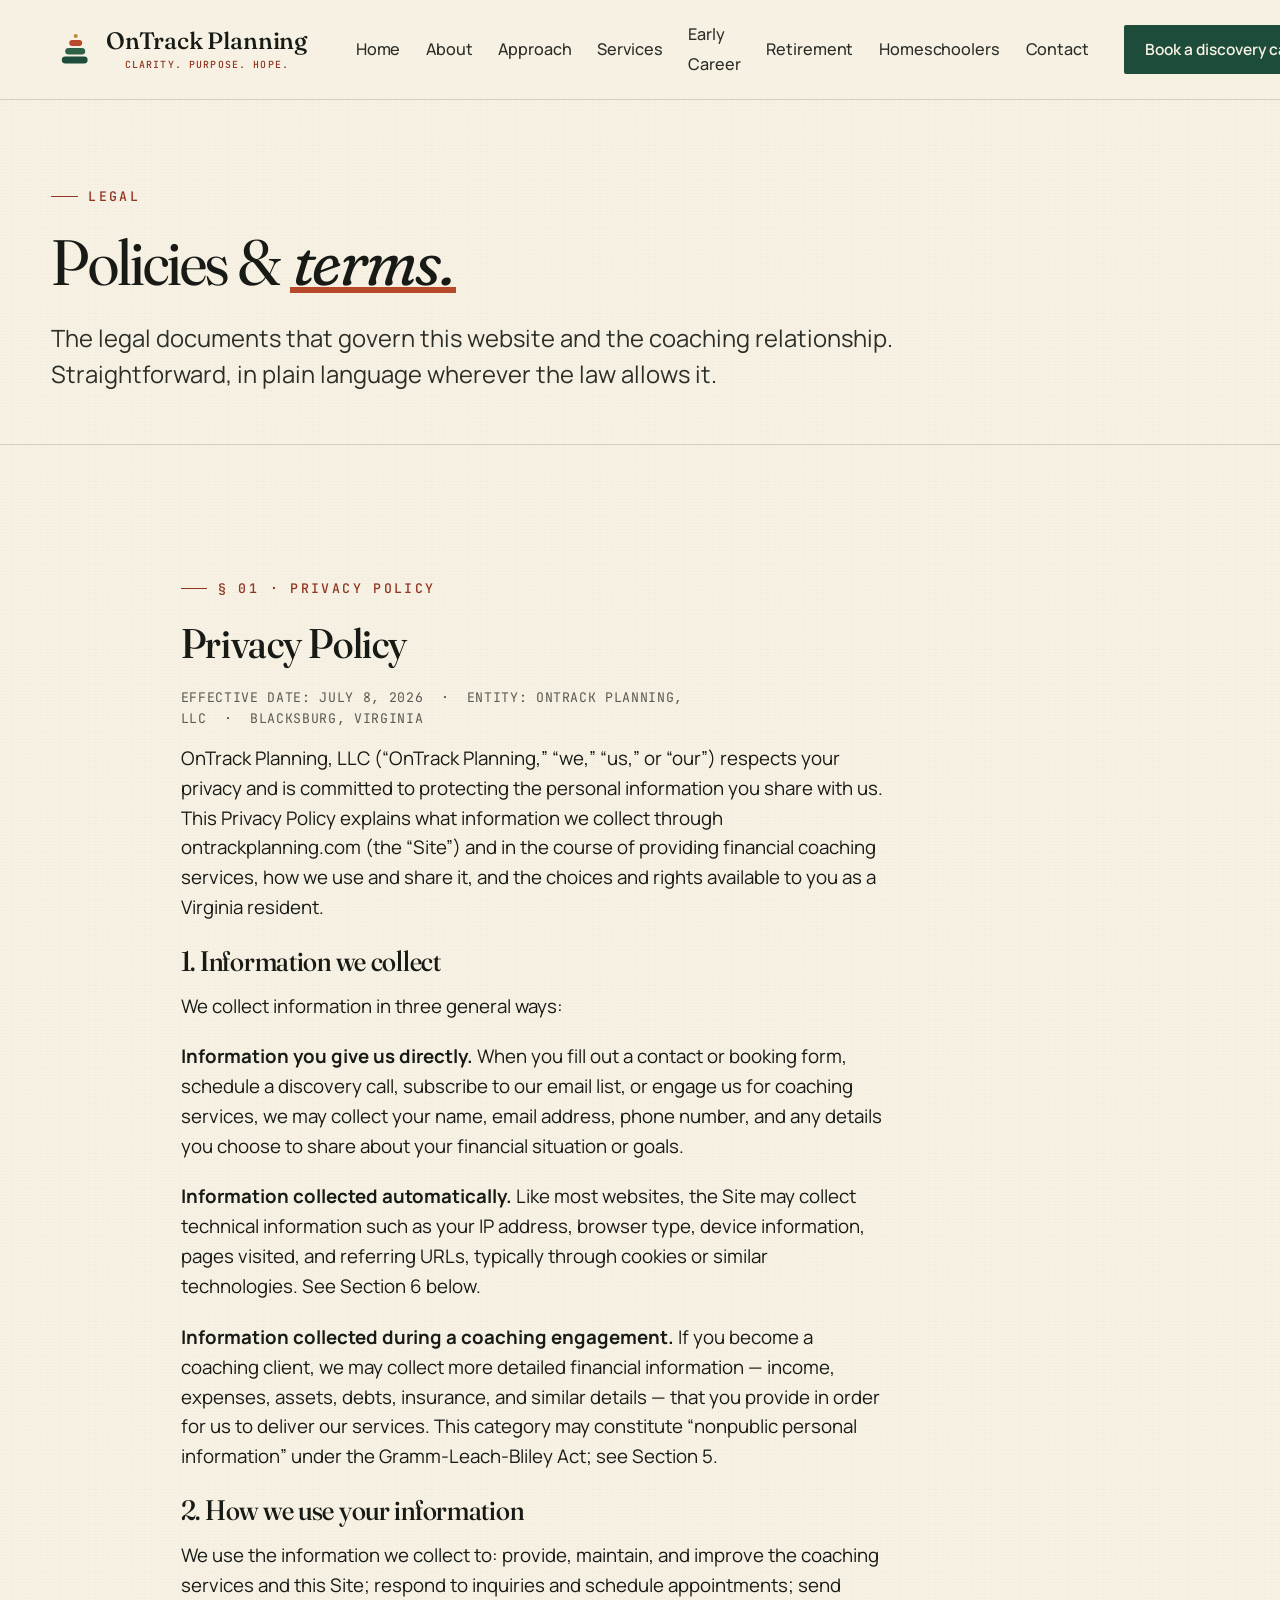
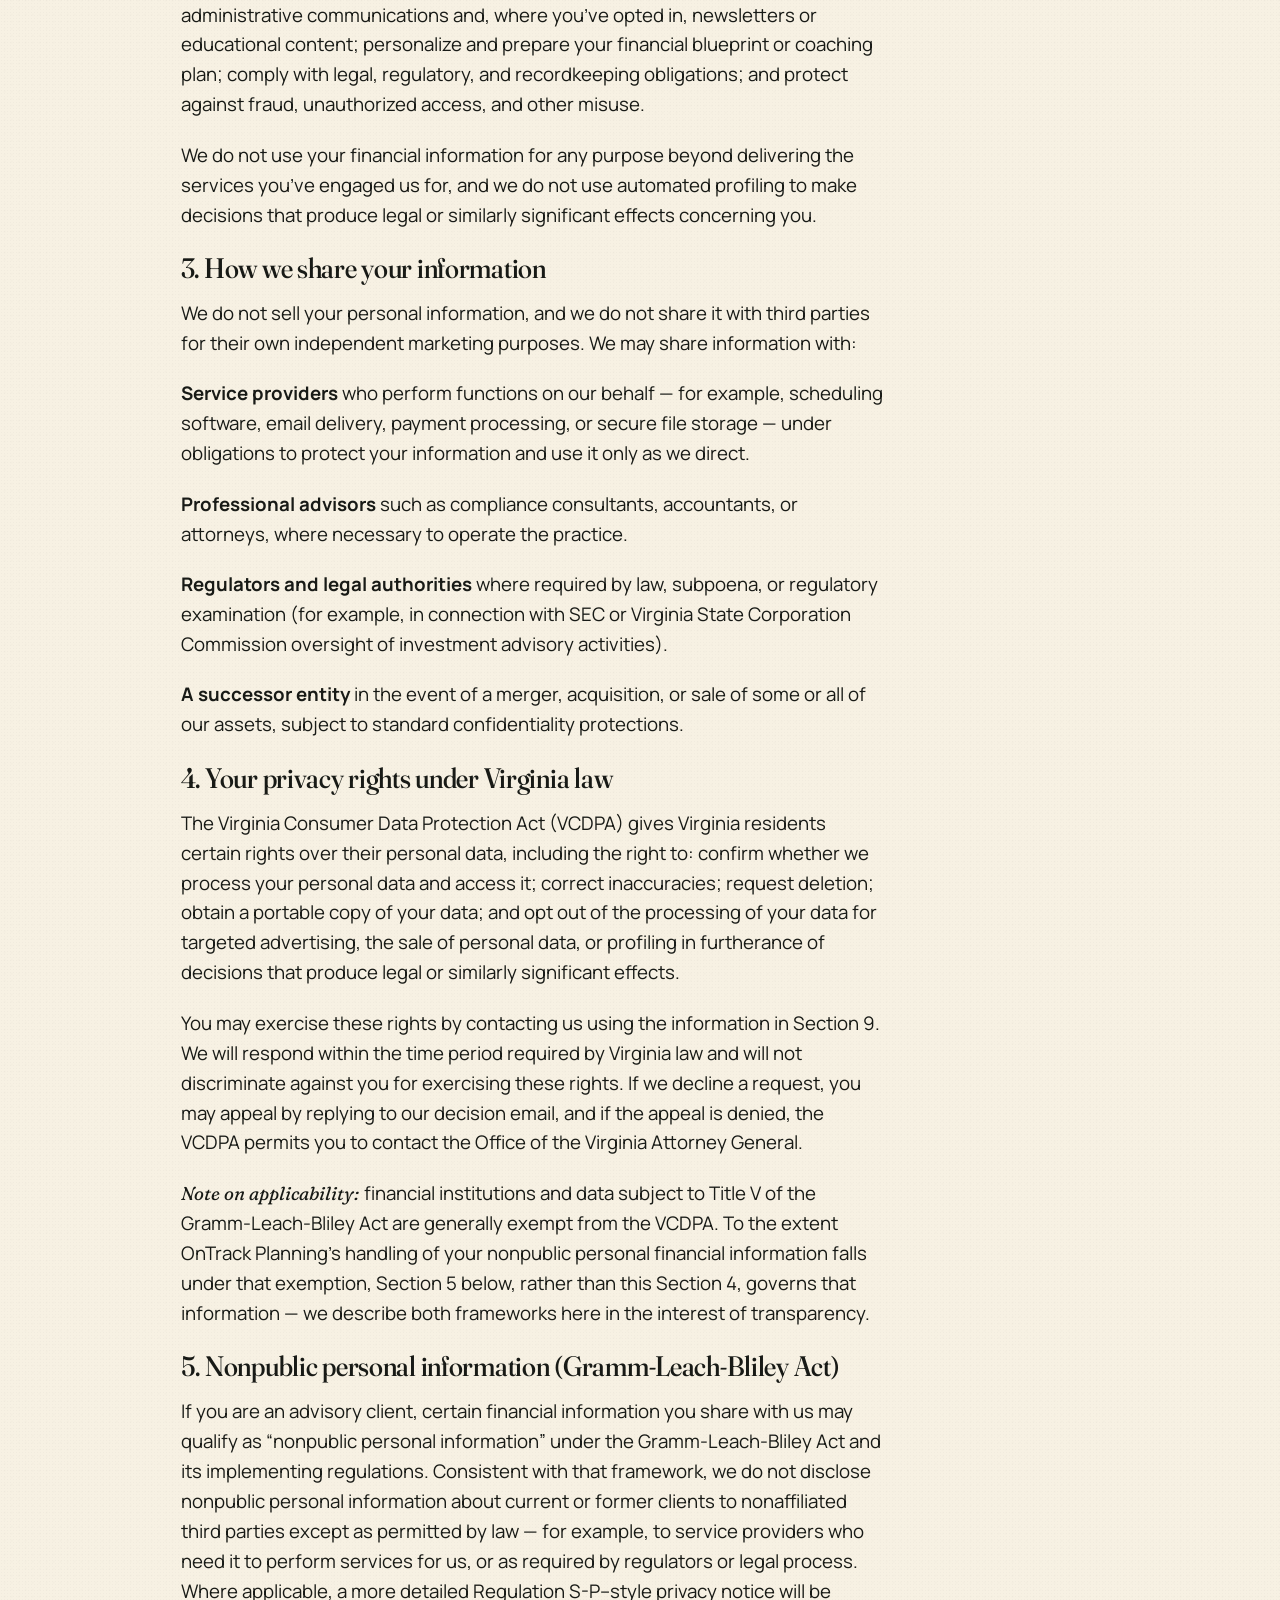
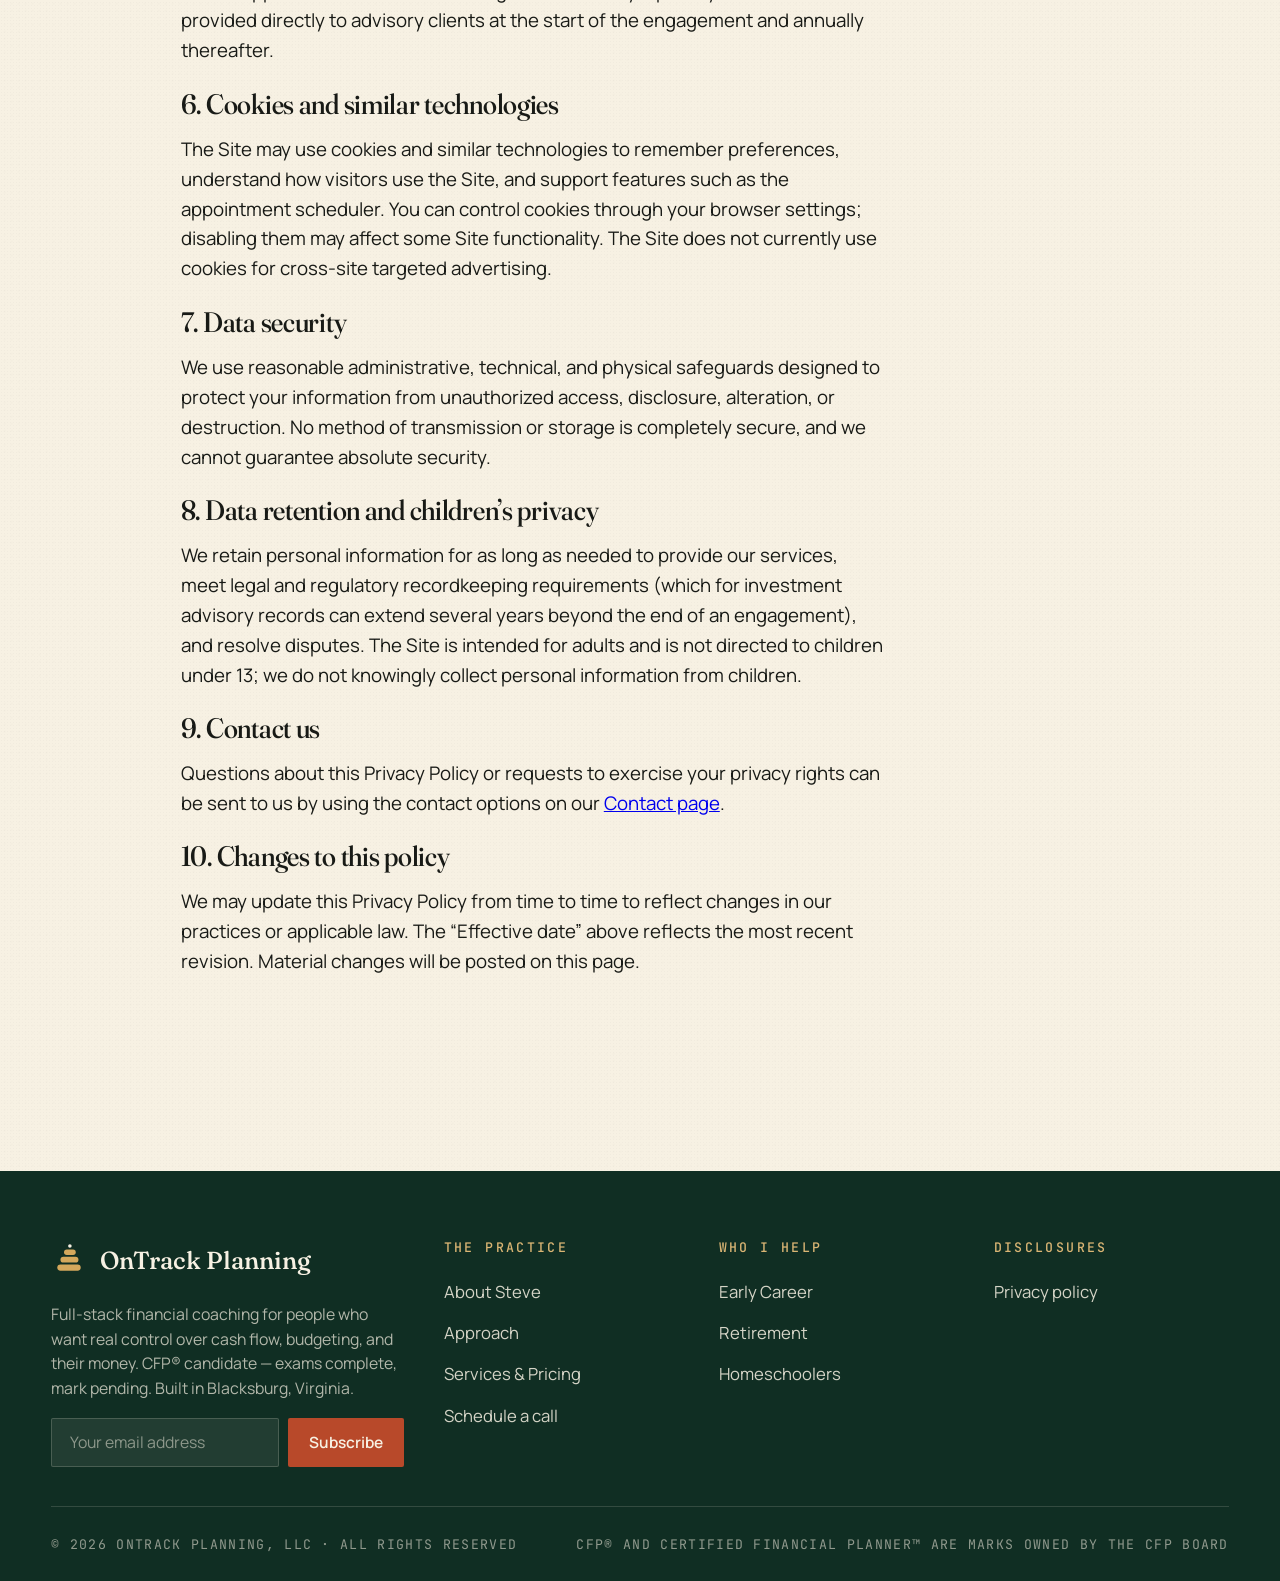
<file: policies-terms.html>
<!DOCTYPE html>

<html lang="en">
<head>
<meta charset="utf-8"/>
<meta content="width=device-width, initial-scale=1.0" name="viewport"/>
<title>Policies &amp; Terms — OnTrack Planning</title>
<meta content="Privacy policy and other legal disclosures for OnTrack Planning, LLC, a Virginia-based financial coaching practice." name="description"/>
<link href="https://fonts.googleapis.com" rel="preconnect"/>
<link crossorigin="" href="https://fonts.gstatic.com" rel="preconnect"/>
<link href="https://fonts.googleapis.com/css2?family=Fraunces:ital,opsz,wght,SOFT,WONK@0,9..144,300..700,0..100,0..1;1,9..144,300..700,0..100,0..1&amp;family=Manrope:wght@400;500;600;700&amp;family=JetBrains+Mono:wght@400;500&amp;display=swap" rel="stylesheet"/>
<link href="style.css" rel="stylesheet"/>
</head>
<body>
<header class="site-header">
<nav class="nav">
<a class="brand" href="index.html">
<svg aria-hidden="true" class="brand-lockup" viewBox="0 0 284 58" xmlns="http://www.w3.org/2000/svg">
<g transform="translate(4,9) scale(0.525)">
<rect x="14" y="52" width="52" height="14" rx="7" fill="#1d4d3a"/>
<rect x="21" y="35" width="40" height="13" rx="6.5" fill="#2d6249"/>
<rect x="29" y="19" width="26" height="12" rx="6" fill="#b8492a"/>
<circle cx="42" cy="11" r="4" fill="#b8893d"/>
</g>
<text x="58" y="29" font-family="Fraunces, serif" font-weight="500" font-size="25" fill="#181a16" letter-spacing="-0.2">OnTrack Planning</text>
<text x="164.36" y="49" text-anchor="middle" font-family="JetBrains Mono, monospace" font-weight="500" font-size="10.4" fill="#8f3520" letter-spacing="1.2">CLARITY. PURPOSE. HOPE.</text>
</svg>
</a>
<ul class="nav-links" id="navLinks">
<li><a href="index.html" data-page="index">Home</a></li>
<li><a href="about.html" data-page="about">About</a></li>
<li><a href="approach.html" data-page="approach">Approach</a></li>
<li><a href="services.html" data-page="services">Services</a></li>
<li><a href="early-career.html" data-page="early-career">Early Career</a></li>
<li><a href="retirement.html" data-page="retirement">Retirement</a></li>
<li><a href="homeschool-families.html" data-page="homeschool-families">Homeschoolers</a></li>
<li><a href="contact.html" data-page="contact">Contact</a></li>
</ul>
<a class="nav-cta" href="contact.html">Book a discovery call →</a>
<button aria-label="Toggle menu" class="nav-toggle" onclick="document.getElementById('navLinks').classList.toggle('open')">
<svg fill="none" height="24" stroke="currentColor" stroke-width="2" viewBox="0 0 24 24" width="24"><path d="M4 6h16M4 12h16M4 18h16"></path></svg>
</button>
</nav>
</header>
<!-- ===== PAGE HERO ===== -->
<section class="page-hero">
<div class="wrap">
<div class="eyebrow fade-up">Legal</div>
<h1 class="fade-up delay-1">Policies &amp; <span class="serif-italic underline-rust">terms.</span></h1>
<p class="lead fade-up delay-2" style="margin-top:1.5rem; max-width: 62ch;">The legal documents that govern this website and the coaching relationship. Straightforward, in plain language wherever the law allows it.</p>
</div>
</section>
<!-- ===== PRIVACY POLICY ===== -->
<section>
<div class="wrap-narrow">
<div class="eyebrow">§ 01 · Privacy policy</div>
<h2>Privacy Policy</h2>
<p style="font-family: 'JetBrains Mono', monospace; font-size: var(--t-micro); letter-spacing: 0.05em; color: var(--ink-mute); text-transform: uppercase;">Effective date: July 8, 2026 &nbsp;·&nbsp; Entity: OnTrack Planning, LLC &nbsp;·&nbsp; Blacksburg, Virginia</p>

<p>OnTrack Planning, LLC (&ldquo;OnTrack Planning,&rdquo; &ldquo;we,&rdquo; &ldquo;us,&rdquo; or &ldquo;our&rdquo;) respects your privacy and is committed to protecting the personal information you share with us. This Privacy Policy explains what information we collect through ontrackplanning.com (the &ldquo;Site&rdquo;) and in the course of providing financial coaching services, how we use and share it, and the choices and rights available to you as a Virginia resident.</p>

<h3>1. Information we collect</h3>
<p>We collect information in three general ways:</p>
<p><strong>Information you give us directly.</strong> When you fill out a contact or booking form, schedule a discovery call, subscribe to our email list, or engage us for coaching services, we may collect your name, email address, phone number, and any details you choose to share about your financial situation or goals.</p>
<p><strong>Information collected automatically.</strong> Like most websites, the Site may collect technical information such as your IP address, browser type, device information, pages visited, and referring URLs, typically through cookies or similar technologies. See Section 6 below.</p>
<p><strong>Information collected during a coaching engagement.</strong> If you become a coaching client, we may collect more detailed financial information &mdash; income, expenses, assets, debts, insurance, and similar details &mdash; that you provide in order for us to deliver our services. This category may constitute &ldquo;nonpublic personal information&rdquo; under the Gramm-Leach-Bliley Act; see Section 5.</p>

<h3>2. How we use your information</h3>
<p>We use the information we collect to: provide, maintain, and improve the coaching services and this Site; respond to inquiries and schedule appointments; send administrative communications and, where you&rsquo;ve opted in, newsletters or educational content; personalize and prepare your financial blueprint or coaching plan; comply with legal, regulatory, and recordkeeping obligations; and protect against fraud, unauthorized access, and other misuse.</p>
<p>We do not use your financial information for any purpose beyond delivering the services you&rsquo;ve engaged us for, and we do not use automated profiling to make decisions that produce legal or similarly significant effects concerning you.</p>

<h3>3. How we share your information</h3>
<p>We do not sell your personal information, and we do not share it with third parties for their own independent marketing purposes. We may share information with:</p>
<p><strong>Service providers</strong> who perform functions on our behalf &mdash; for example, scheduling software, email delivery, payment processing, or secure file storage &mdash; under obligations to protect your information and use it only as we direct.</p>
<p><strong>Professional advisors</strong> such as compliance consultants, accountants, or attorneys, where necessary to operate the practice.</p>
<p><strong>Regulators and legal authorities</strong> where required by law, subpoena, or regulatory examination (for example, in connection with SEC or Virginia State Corporation Commission oversight of investment advisory activities).</p>
<p><strong>A successor entity</strong> in the event of a merger, acquisition, or sale of some or all of our assets, subject to standard confidentiality protections.</p>

<h3>4. Your privacy rights under Virginia law</h3>
<p>The Virginia Consumer Data Protection Act (VCDPA) gives Virginia residents certain rights over their personal data, including the right to: confirm whether we process your personal data and access it; correct inaccuracies; request deletion; obtain a portable copy of your data; and opt out of the processing of your data for targeted advertising, the sale of personal data, or profiling in furtherance of decisions that produce legal or similarly significant effects.</p>
<p>You may exercise these rights by contacting us using the information in Section 9. We will respond within the time period required by Virginia law and will not discriminate against you for exercising these rights. If we decline a request, you may appeal by replying to our decision email, and if the appeal is denied, the VCDPA permits you to contact the Office of the Virginia Attorney General.</p>
<p><em>Note on applicability:</em> financial institutions and data subject to Title V of the Gramm-Leach-Bliley Act are generally exempt from the VCDPA. To the extent OnTrack Planning's handling of your nonpublic personal financial information falls under that exemption, Section 5 below, rather than this Section 4, governs that information &mdash; we describe both frameworks here in the interest of transparency.</p>

<h3>5. Nonpublic personal information (Gramm-Leach-Bliley Act)</h3>
<p>If you are an advisory client, certain financial information you share with us may qualify as &ldquo;nonpublic personal information&rdquo; under the Gramm-Leach-Bliley Act and its implementing regulations. Consistent with that framework, we do not disclose nonpublic personal information about current or former clients to nonaffiliated third parties except as permitted by law &mdash; for example, to service providers who need it to perform services for us, or as required by regulators or legal process. Where applicable, a more detailed Regulation S-P&ndash;style privacy notice will be provided directly to advisory clients at the start of the engagement and annually thereafter.</p>

<h3>6. Cookies and similar technologies</h3>
<p>The Site may use cookies and similar technologies to remember preferences, understand how visitors use the Site, and support features such as the appointment scheduler. You can control cookies through your browser settings; disabling them may affect some Site functionality. The Site does not currently use cookies for cross-site targeted advertising.</p>

<h3>7. Data security</h3>
<p>We use reasonable administrative, technical, and physical safeguards designed to protect your information from unauthorized access, disclosure, alteration, or destruction. No method of transmission or storage is completely secure, and we cannot guarantee absolute security.</p>

<h3>8. Data retention and children&rsquo;s privacy</h3>
<p>We retain personal information for as long as needed to provide our services, meet legal and regulatory recordkeeping requirements (which for investment advisory records can extend several years beyond the end of an engagement), and resolve disputes. The Site is intended for adults and is not directed to children under 13; we do not knowingly collect personal information from children.</p>

<h3>9. Contact us</h3>
<p>Questions about this Privacy Policy or requests to exercise your privacy rights can be sent to us by using the contact options on our <a href="contact.html">Contact page</a>.</p>

<h3>10. Changes to this policy</h3>
<p>We may update this Privacy Policy from time to time to reflect changes in our practices or applicable law. The &ldquo;Effective date&rdquo; above reflects the most recent revision. Material changes will be posted on this page.</p>

</div>
</section>
<footer class="site-footer">
<div class="wrap">
<div class="footer-grid">
<div class="footer-col">
<div class="footer-brand">
<svg width="36" height="36" viewBox="0 0 80 80" fill="none">
<rect x="14" y="52" width="52" height="14" rx="7" fill="#d4a85c"/>
<rect x="21" y="35" width="40" height="13" rx="6.5" fill="#d4a85c"/>
<rect x="29" y="19" width="26" height="12" rx="6" fill="#d4a85c"/>
<circle cx="42" cy="11" r="4" fill="#f7f1e3"/>
</svg>
<div class="footer-brand-name">OnTrack Planning</div>
</div>
<p>Full-stack financial coaching for people who want real control over cash flow, budgeting, and their money. CFP® candidate — exams complete, mark pending. Built in Blacksburg, Virginia.</p>
<form class="footer-email" onsubmit="event.preventDefault();">
<input aria-label="Email" placeholder="Your email address" type="email"/>
<button type="submit">Subscribe</button>
</form>
</div>
<div class="footer-col">
<h4>The Practice</h4>
<ul>
<li><a href="about.html">About Steve</a></li>
<li><a href="approach.html">Approach</a></li>
<li><a href="services.html">Services &amp; Pricing</a></li>
<li><a href="contact.html">Schedule a call</a></li>
</ul>
</div>
<div class="footer-col">
<h4>Who I Help</h4>
<ul>
<li><a href="early-career.html">Early Career</a></li>
<li><a href="retirement.html">Retirement</a></li>
<li><a href="homeschool-families.html">Homeschoolers</a></li>
<!-- <li><a href="resources.html">Workshops</a></li> -->
<!-- <li><a href="resources.html">Articles archive</a></li> -->
</ul>
</div>
<div class="footer-col">
<h4>Disclosures</h4>
<ul>
<!-- <li><a href="#">Form ADV Part 2</a></li> -->
<!-- <li><a href="#">Form CRS</a></li> -->
<li><a href="policies-terms.html">Privacy policy</a></li>
<!-- <li><a href="#">Terms of service</a></li> -->
</ul>
</div>
</div>
<div class="footer-bottom">
<div>© 2026 OnTrack Planning, LLC · All rights reserved</div>
<div>CFP® and Certified Financial Planner™ are marks owned by the CFP Board</div>
</div>
</div>
</footer>
</body>
</html>
</file>
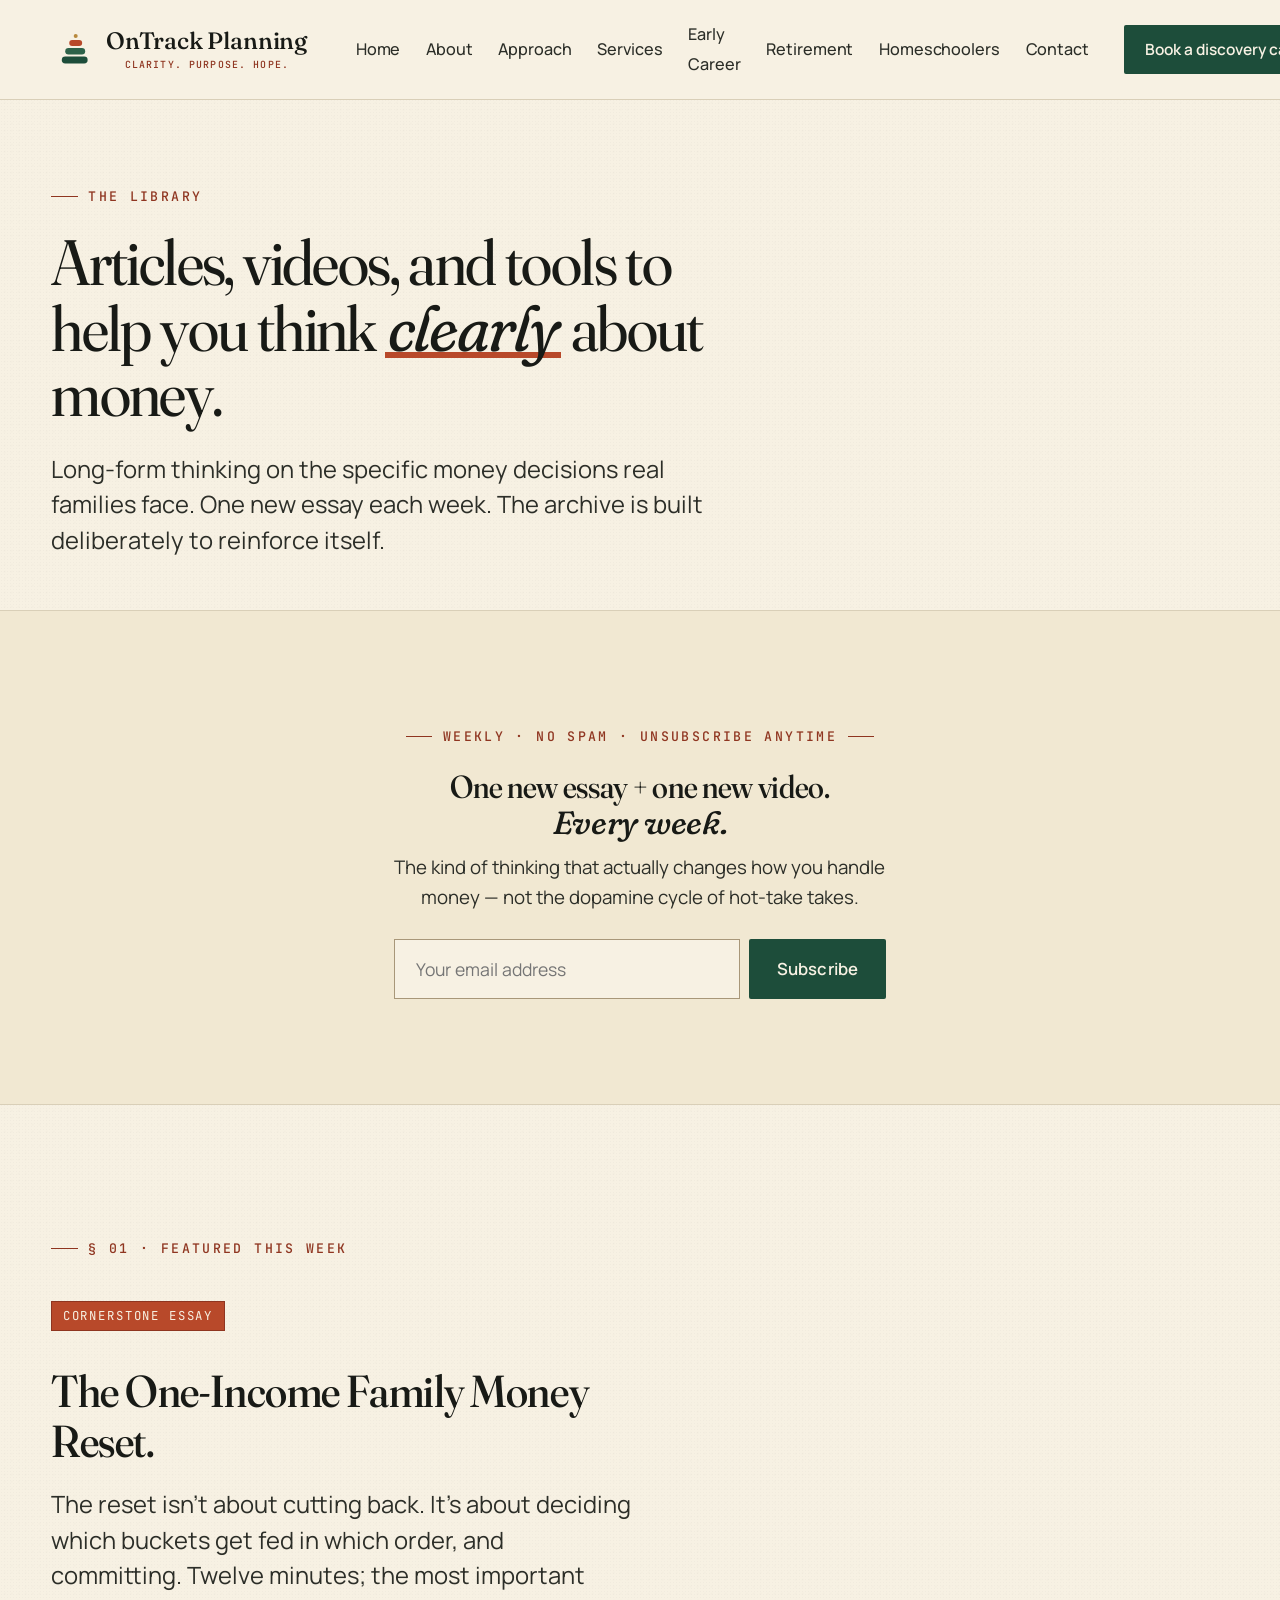
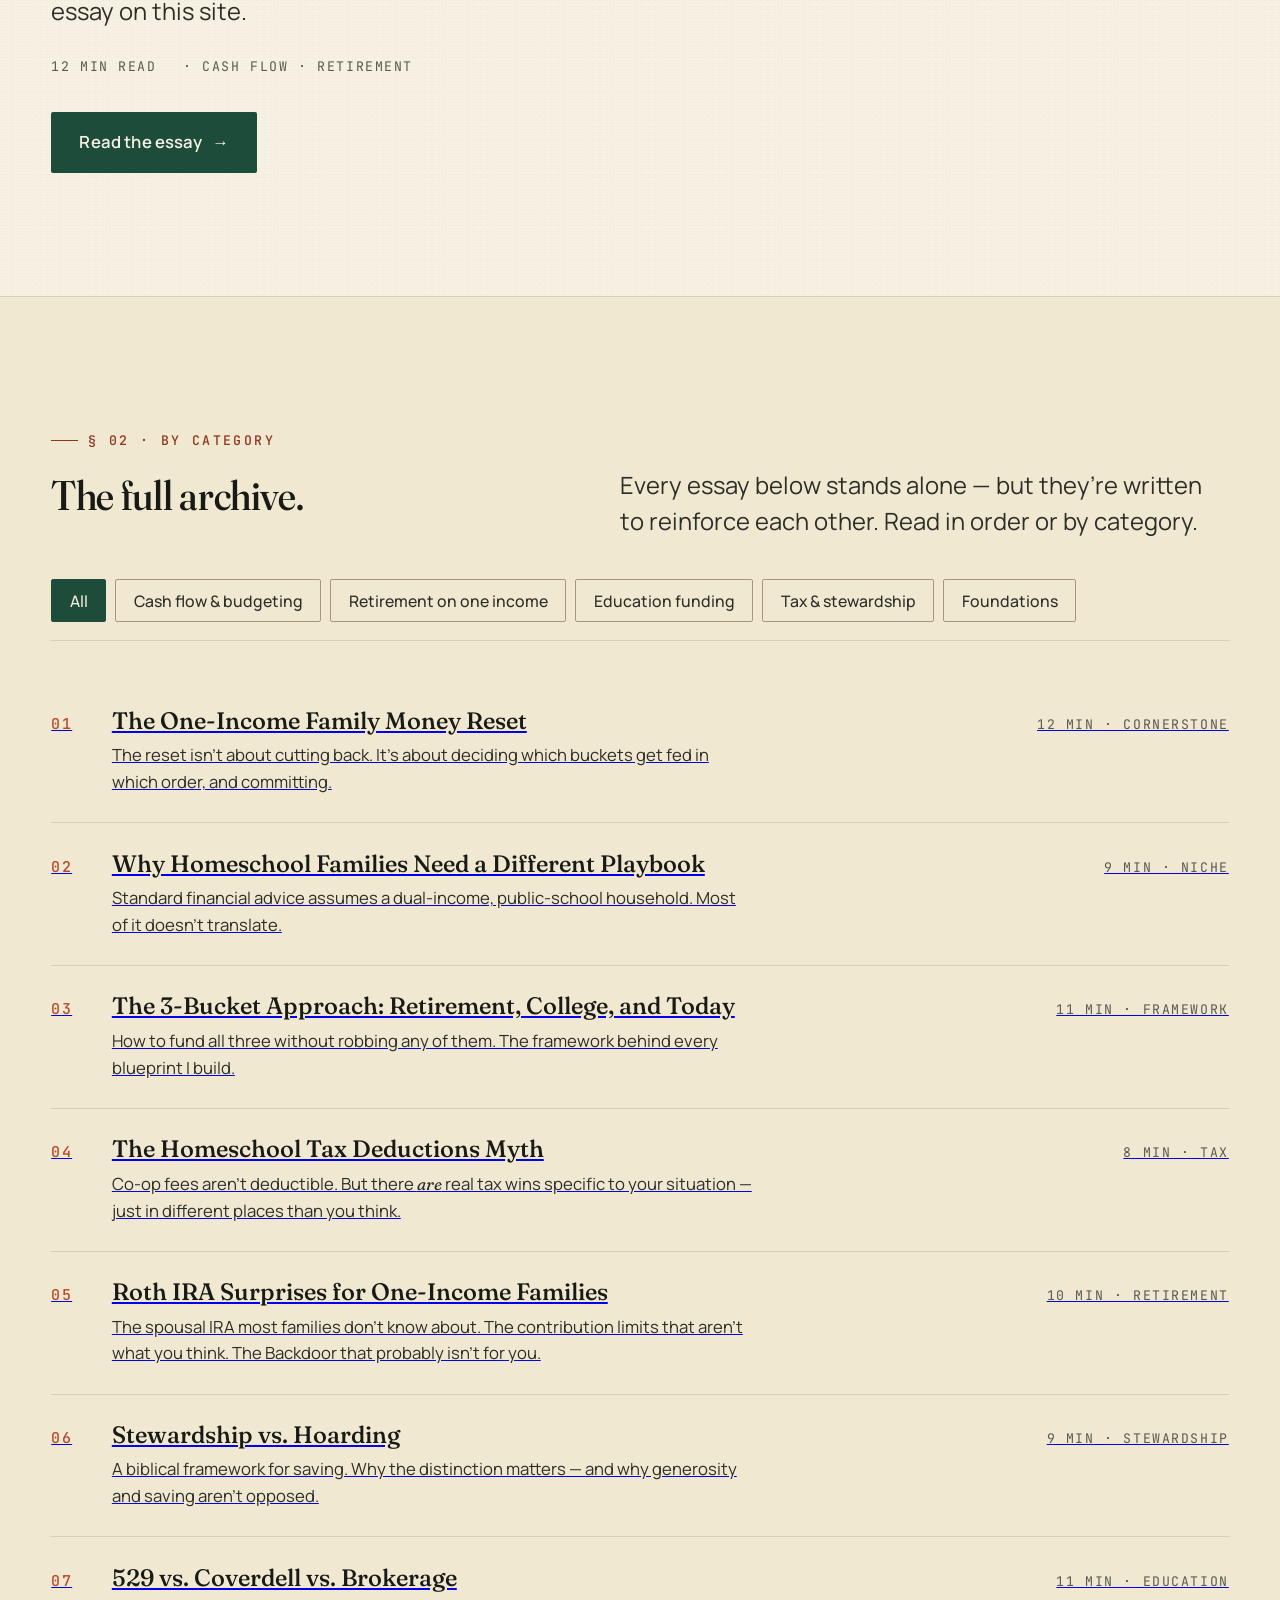
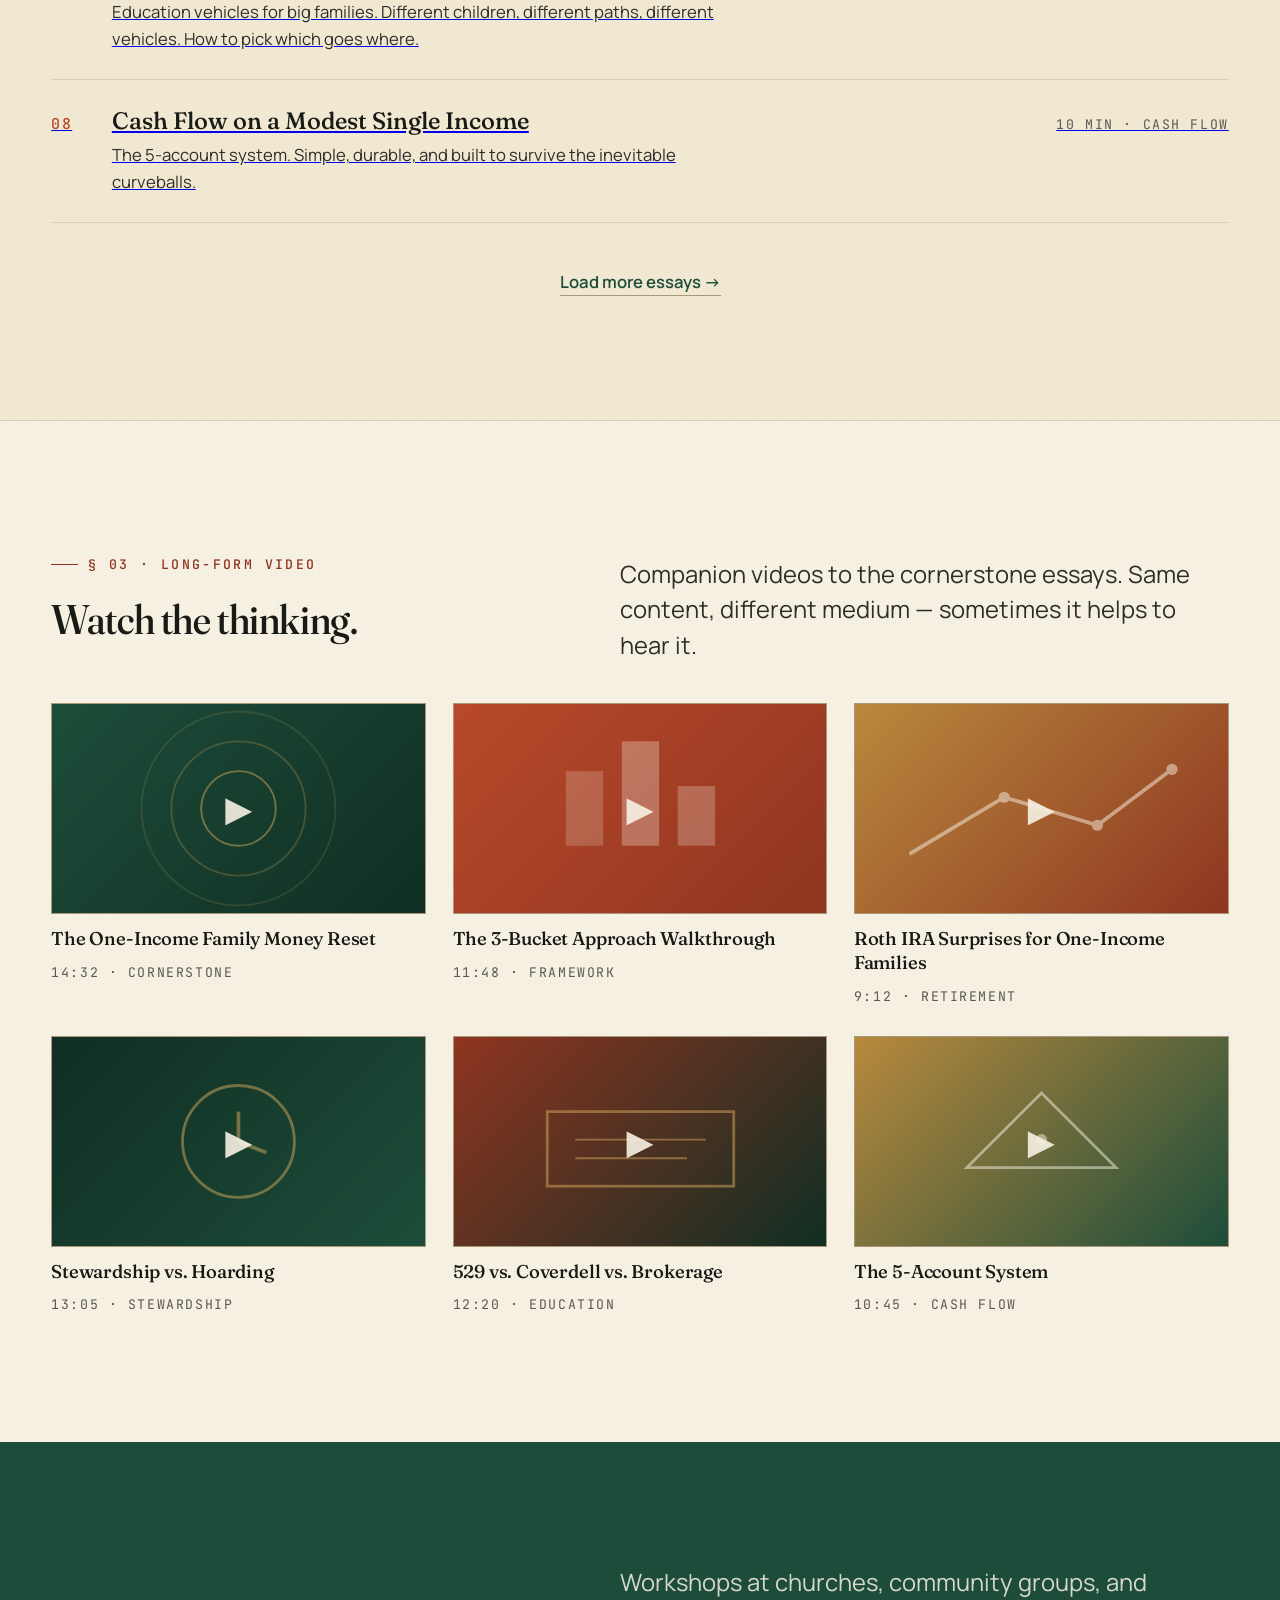
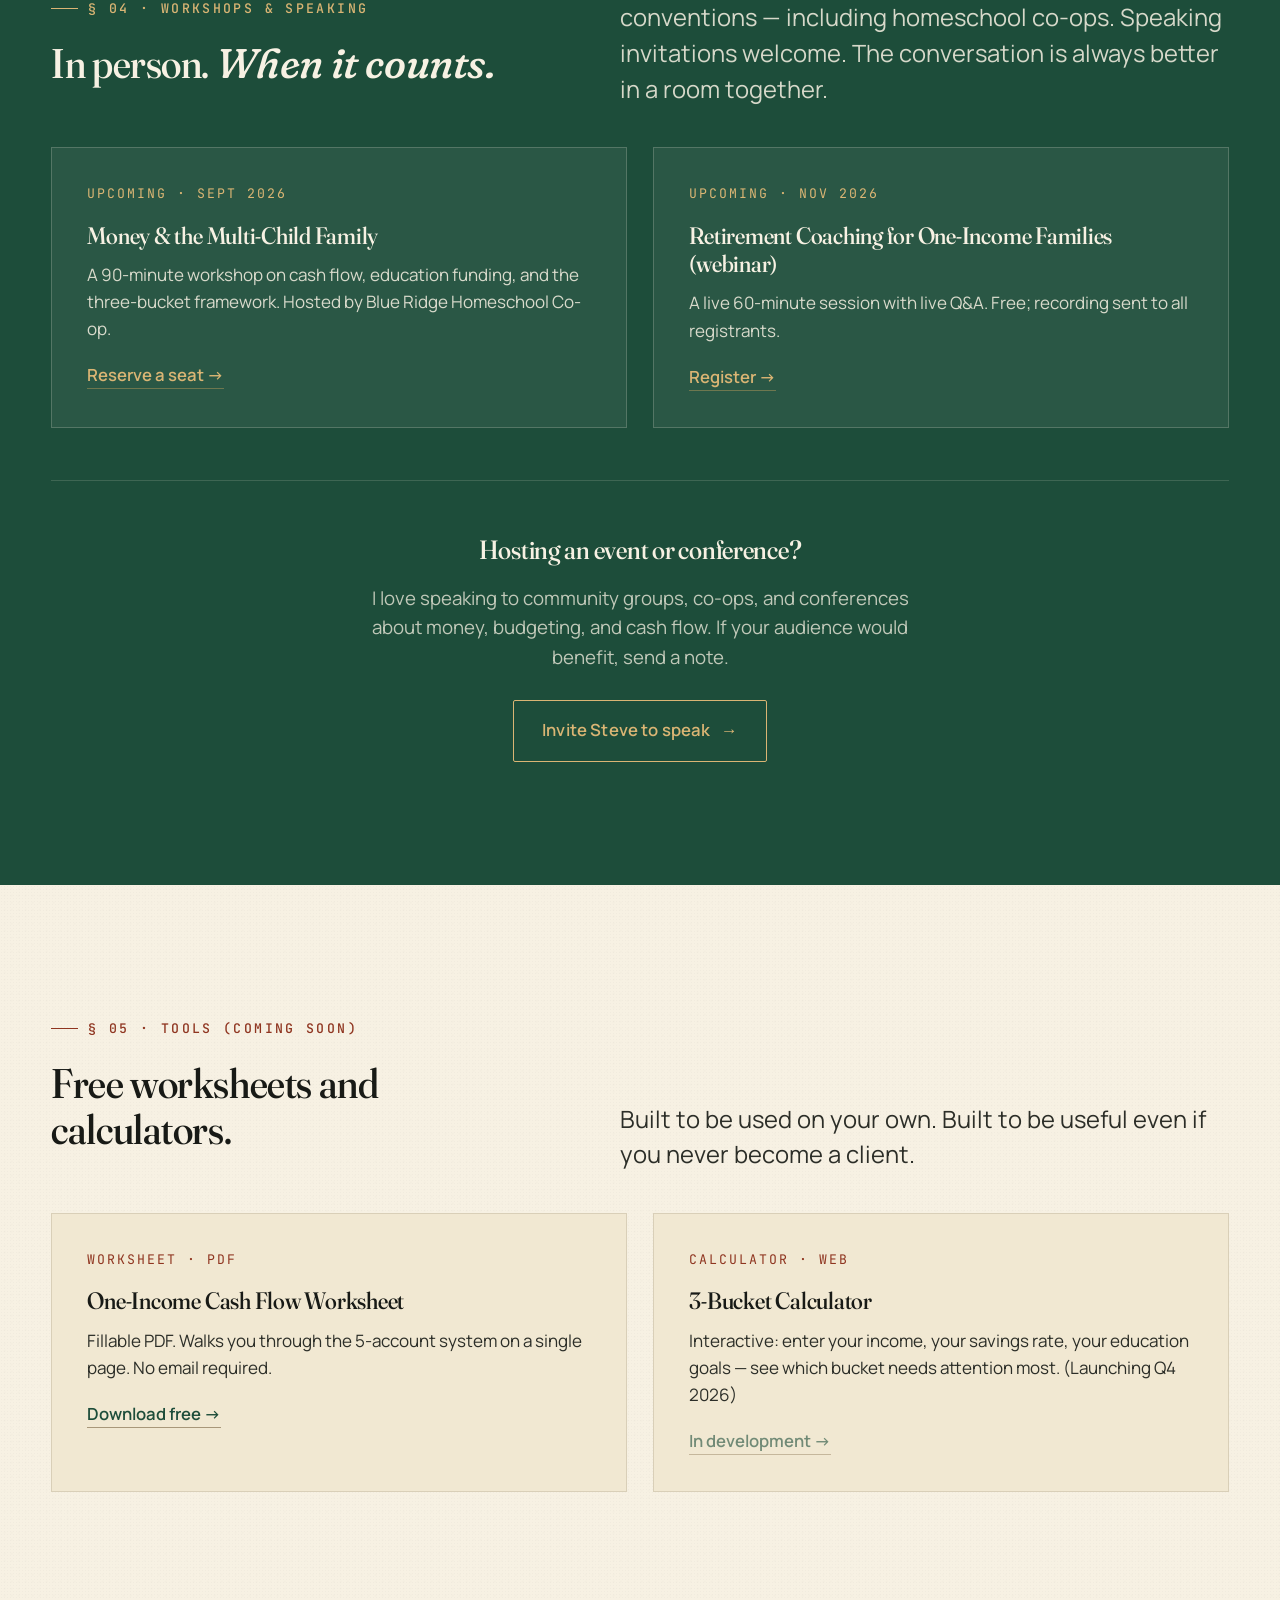
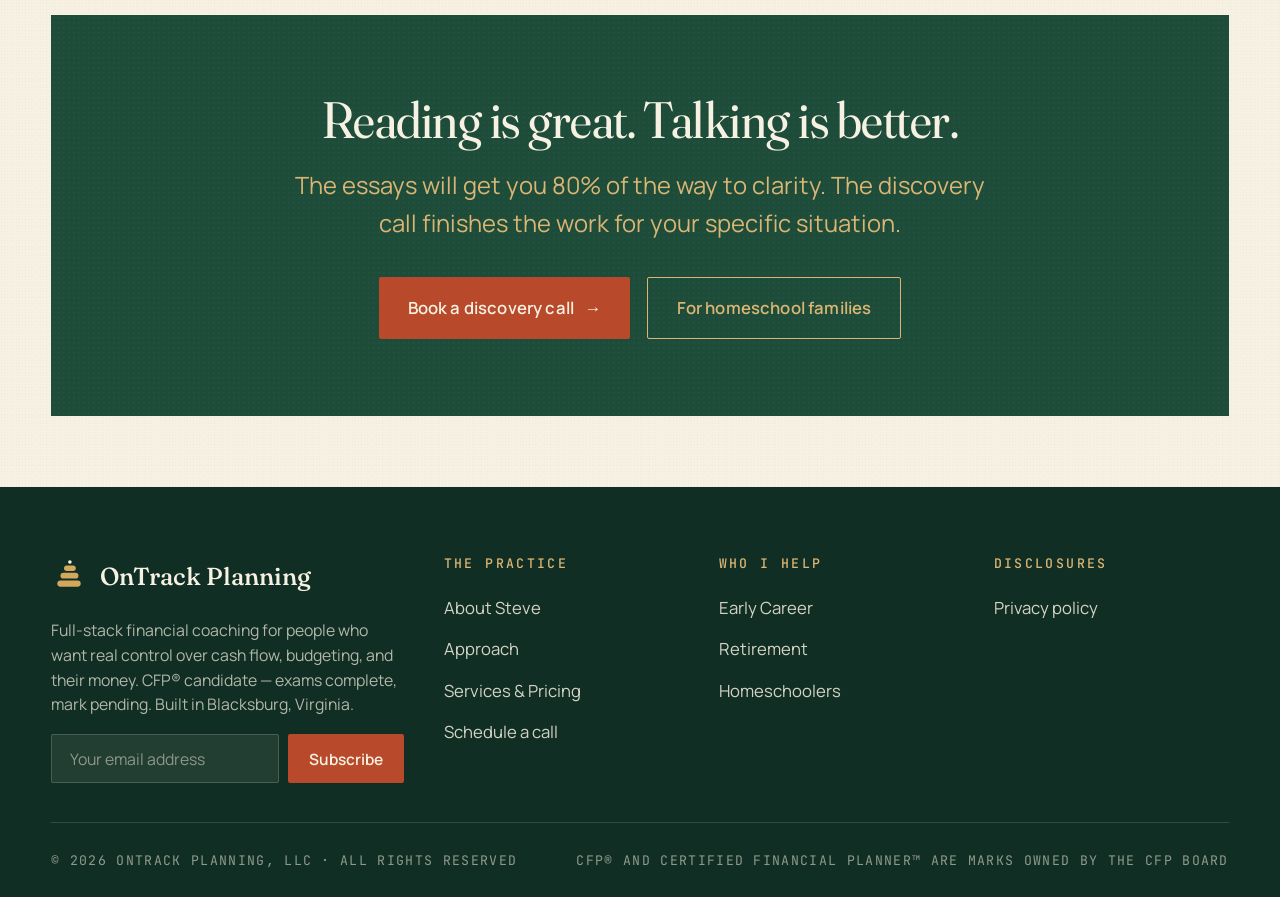
<file: resources.html>
<!DOCTYPE html>

<html lang="en">
<head>
<meta charset="utf-8"/>
<meta content="width=device-width, initial-scale=1.0" name="viewport"/>
<title>Resources — Financial Coaching Essays &amp; Videos — OnTrack Planning</title>
<meta content="Articles, long-form videos, workshops, and tools for anyone who wants real control over their money." name="description"/>
<link href="https://fonts.googleapis.com" rel="preconnect"/>
<link crossorigin="" href="https://fonts.gstatic.com" rel="preconnect"/>
<link href="https://fonts.googleapis.com/css2?family=Fraunces:ital,opsz,wght,SOFT,WONK@0,9..144,300..700,0..100,0..1;1,9..144,300..700,0..100,0..1&amp;family=Manrope:wght@400;500;600;700&amp;family=JetBrains+Mono:wght@400;500&amp;display=swap" rel="stylesheet"/>
<link href="style.css" rel="stylesheet"/>
</head>
<body>
<header class="site-header">
<nav class="nav">
<a class="brand" href="index.html">
<svg aria-hidden="true" class="brand-lockup" viewBox="0 0 284 58" xmlns="http://www.w3.org/2000/svg">
<g transform="translate(4,9) scale(0.525)">
<rect x="14" y="52" width="52" height="14" rx="7" fill="#1d4d3a"/>
<rect x="21" y="35" width="40" height="13" rx="6.5" fill="#2d6249"/>
<rect x="29" y="19" width="26" height="12" rx="6" fill="#b8492a"/>
<circle cx="42" cy="11" r="4" fill="#b8893d"/>
</g>
<text x="58" y="29" font-family="Fraunces, serif" font-weight="500" font-size="25" fill="#181a16" letter-spacing="-0.2">OnTrack Planning</text>
<text x="164.36" y="49" text-anchor="middle" font-family="JetBrains Mono, monospace" font-weight="500" font-size="10.4" fill="#8f3520" letter-spacing="1.2">CLARITY. PURPOSE. HOPE.</text>
</svg>
</a>
<ul class="nav-links" id="navLinks">
<li><a href="index.html" data-page="index">Home</a></li>
<li><a href="about.html" data-page="about">About</a></li>
<li><a href="approach.html" data-page="approach">Approach</a></li>
<li><a href="services.html" data-page="services">Services</a></li>
<li><a href="early-career.html" data-page="early-career">Early Career</a></li>
<li><a href="retirement.html" data-page="retirement">Retirement</a></li>
<li><a href="homeschool-families.html" data-page="homeschool-families">Homeschoolers</a></li>
<li><a href="contact.html" data-page="contact">Contact</a></li>
</ul>
<a class="nav-cta" href="contact.html">Book a discovery call →</a>
<button aria-label="Toggle menu" class="nav-toggle" onclick="document.getElementById('navLinks').classList.toggle('open')">
<svg fill="none" height="24" stroke="currentColor" stroke-width="2" viewBox="0 0 24 24" width="24"><path d="M4 6h16M4 12h16M4 18h16"></path></svg>
</button>
</nav>
</header>
<section class="page-hero">
<div class="wrap">
<div class="eyebrow fade-up" data-key="resources.s00.eyebrow-01">The library</div>
<h1 class="fade-up delay-1" data-key="resources.s00.h1-01">Articles, videos, and tools to help you think <span class="serif-italic underline-rust">clearly</span> about money.</h1>
<p class="lead fade-up delay-2" data-key="resources.s00.lead-01" style="margin-top:1.5rem;">Long-form thinking on the specific money decisions real families face. One new essay each week. The archive is built deliberately to reinforce itself.</p>
</div>
</section>
<!-- ===== EMAIL CAPTURE ===== -->
<section class="tight" style="background: var(--paper-warm); border-bottom: 1px solid var(--rule);">
<div class="wrap-narrow">
<div style="display: grid; grid-template-columns: 1fr; gap: var(--gap); align-items: center; padding: 2rem 0;">
<div style="display: grid; grid-template-columns: 1fr; gap: var(--gap-md); align-items: center;">
<div style="text-align: center;">
<div class="eyebrow center" data-key="resources.s01.eyebrow-01">Weekly · No spam · Unsubscribe anytime</div>
<h2 data-key="resources.s01.h2-01" style="font-size: clamp(1.6rem, 2.5vw, 2.25rem); margin: 0 0 0.75rem;">One new essay + one new video.<br/><span class="serif-italic">Every week.</span></h2>
<p data-key="resources.s01.p-01" style="color: var(--ink-soft); max-width: 48ch; margin: 0 auto 1.5rem;">The kind of thinking that actually changes how you handle money — not the dopamine cycle of hot-take takes.</p>
<form onsubmit="event.preventDefault();" style="display: flex; gap: 0.5rem; flex-wrap: wrap; max-width: 28rem; margin: 0 auto;">
<input aria-label="Email" placeholder="Your email address" required="" style="flex: 1; min-width: 0; padding: 0.95rem 1.2rem; border: 1px solid var(--rule-strong); background: var(--paper); font-family: 'Manrope', sans-serif; font-size: 1rem;" type="email"/>
<button class="btn btn-primary" data-key="resources.s01.btn-primary-01" type="submit">Subscribe</button>
</form>
</div>
</div>
</div>
</div>
</section>
<!-- ===== FEATURED ESSAY ===== -->
<section>
<div class="wrap">
<div class="eyebrow" data-key="resources.s02.eyebrow-01">§ 01 · Featured this week</div>
<article style="display: grid; grid-template-columns: 1fr; gap: var(--gap-md); margin-top: 1rem; align-items: center;">
<div style="display: grid; grid-template-columns: 1fr; gap: var(--gap-md); align-items: center;">
<div>
<span class="label-tag rust" data-key="resources.s02.span-01" style="margin-bottom: 1rem;">Cornerstone Essay</span>
<h2 data-key="resources.s02.h2-01" style="font-size: clamp(2rem, 3.5vw, 3rem); margin-top: 1rem; max-width: 22ch;">The One-Income Family Money Reset.</h2>
<p class="lead" data-key="resources.s02.lead-01" style="margin-top: 1rem;">The reset isn’t about cutting back. It’s about deciding which buckets get fed in which order, and committing. Twelve minutes; the most important essay on this site.</p>
<div style="display: flex; gap: 1.5rem; margin-top: 1.5rem; align-items: center; font-family: 'JetBrains Mono', monospace; font-size: var(--t-micro); text-transform: uppercase; letter-spacing: 0.12em; color: var(--ink-mute);">
<span>12 min read</span>
<span>· Cash flow · Retirement</span>
</div>
<div style="margin-top: 2rem;">
<a class="btn btn-primary" data-key="resources.s02.btn-primary-01" href="#">Read the essay <span class="arrow">→</span></a>
</div>
</div>
</div>
</article>
</div>
</section>
<!-- ===== CATEGORY TABS ===== -->
<section style="background: var(--paper-warm); border-top: 1px solid var(--rule); border-bottom: 1px solid var(--rule);">
<div class="wrap">
<div class="section-head">
<div>
<div class="eyebrow" data-key="resources.s03.eyebrow-01">§ 02 · By category</div>
<h2 data-key="resources.s03.h2-01">The full archive.</h2>
</div>
<p class="lead" data-key="resources.s03.lead-01">Every essay below stands alone — but they’re written to reinforce each other. Read in order or by category.</p>
</div>
<div class="tabs">
<button class="tab active">All</button>
<button class="tab">Cash flow &amp; budgeting</button>
<button class="tab">Retirement on one income</button>
<button class="tab">Education funding</button>
<button class="tab">Tax &amp; stewardship</button>
<button class="tab">Foundations</button>
</div>
<div>
<a class="article-row" href="#">
<span class="article-num">01</span>
<div>
<span class="article-title" data-key="resources.s03.article-title-01">The One-Income Family Money Reset</span>
<p class="article-desc" data-key="resources.s03.article-desc-01">The reset isn’t about cutting back. It’s about deciding which buckets get fed in which order, and committing.</p>
</div>
<span class="article-meta">12 min · Cornerstone</span>
</a>
<a class="article-row" href="#">
<span class="article-num">02</span>
<div>
<span class="article-title" data-key="resources.s03.article-title-02">Why Homeschool Families Need a Different Playbook</span>
<p class="article-desc" data-key="resources.s03.article-desc-02">Standard financial advice assumes a dual-income, public-school household. Most of it doesn’t translate.</p>
</div>
<span class="article-meta">9 min · Niche</span>
</a>
<a class="article-row" href="#">
<span class="article-num">03</span>
<div>
<span class="article-title" data-key="resources.s03.article-title-03">The 3-Bucket Approach: Retirement, College, and Today</span>
<p class="article-desc" data-key="resources.s03.article-desc-03">How to fund all three without robbing any of them. The framework behind every blueprint I build.</p>
</div>
<span class="article-meta">11 min · Framework</span>
</a>
<a class="article-row" href="#">
<span class="article-num">04</span>
<div>
<span class="article-title" data-key="resources.s03.article-title-04">The Homeschool Tax Deductions Myth</span>
<p class="article-desc" data-key="resources.s03.article-desc-04">Co-op fees aren’t deductible. But there <span class="serif-italic">are</span> real tax wins specific to your situation — just in different places than you think.</p>
</div>
<span class="article-meta">8 min · Tax</span>
</a>
<a class="article-row" href="#">
<span class="article-num">05</span>
<div>
<span class="article-title" data-key="resources.s03.article-title-05">Roth IRA Surprises for One-Income Families</span>
<p class="article-desc" data-key="resources.s03.article-desc-05">The spousal IRA most families don’t know about. The contribution limits that aren’t what you think. The Backdoor that probably isn’t for you.</p>
</div>
<span class="article-meta">10 min · Retirement</span>
</a>
<a class="article-row" href="#">
<span class="article-num">06</span>
<div>
<span class="article-title" data-key="resources.s03.article-title-06">Stewardship vs. Hoarding</span>
<p class="article-desc" data-key="resources.s03.article-desc-06">A biblical framework for saving. Why the distinction matters — and why generosity and saving aren’t opposed.</p>
</div>
<span class="article-meta">9 min · Stewardship</span>
</a>
<a class="article-row" href="#">
<span class="article-num">07</span>
<div>
<span class="article-title" data-key="resources.s03.article-title-07">529 vs. Coverdell vs. Brokerage</span>
<p class="article-desc" data-key="resources.s03.article-desc-07">Education vehicles for big families. Different children, different paths, different vehicles. How to pick which goes where.</p>
</div>
<span class="article-meta">11 min · Education</span>
</a>
<a class="article-row" href="#">
<span class="article-num">08</span>
<div>
<span class="article-title" data-key="resources.s03.article-title-08">Cash Flow on a Modest Single Income</span>
<p class="article-desc" data-key="resources.s03.article-desc-08">The 5-account system. Simple, durable, and built to survive the inevitable curveballs.</p>
</div>
<span class="article-meta">10 min · Cash flow</span>
</a>
</div>
<div style="text-align: center; margin-top: 2.5rem;">
<a class="text-link" data-key="resources.s03.link-01" href="#">Load more essays →</a>
</div>
</div>
</section>
<!-- ===== VIDEOS ===== -->
<section>
<div class="wrap">
<div class="section-head">
<div>
<div class="eyebrow" data-key="resources.s04.eyebrow-01">§ 03 · Long-form video</div>
<h2 data-key="resources.s04.h2-01">Watch the thinking.</h2>
</div>
<p class="lead" data-key="resources.s04.lead-01">Companion videos to the cornerstone essays. Same content, different medium — sometimes it helps to hear it.</p>
</div>
<div class="video-grid">
<a class="video" href="#">
<div class="video-thumb" style="background: linear-gradient(135deg, var(--forest) 0%, var(--forest-deep) 100%);">
<svg fill="none" viewbox="0 0 200 112">
<circle cx="100" cy="56" r="20" stroke="#d4a85c" stroke-width="1"></circle>
<circle cx="100" cy="56" opacity="0.5" r="36" stroke="#d4a85c" stroke-width="1"></circle>
<circle cx="100" cy="56" opacity="0.3" r="52" stroke="#d4a85c" stroke-width="1"></circle>
</svg>
</div>
<h4 data-key="resources.s04.h4-01">The One-Income Family Money Reset</h4>
<span class="video-meta" data-key="resources.s04.video-meta-01">14:32 · Cornerstone</span>
</a>
<a class="video" href="#">
<div class="video-thumb" style="background: linear-gradient(135deg, var(--rust) 0%, var(--rust-deep) 100%);">
<svg fill="none" viewbox="0 0 200 112">
<rect fill="#f7f1e3" height="40" opacity="0.4" width="20" x="60" y="36"></rect>
<rect fill="#f7f1e3" height="56" opacity="0.6" width="20" x="90" y="20"></rect>
<rect fill="#f7f1e3" height="32" opacity="0.5" width="20" x="120" y="44"></rect>
</svg>
</div>
<h4 data-key="resources.s04.h4-02">The 3-Bucket Approach Walkthrough</h4>
<span class="video-meta" data-key="resources.s04.video-meta-02">11:48 · Framework</span>
</a>
<a class="video" href="#">
<div class="video-thumb" style="background: linear-gradient(135deg, var(--gold) 0%, var(--rust-deep) 100%);">
<svg fill="none" viewbox="0 0 200 112">
<path d="M30 80 L80 50 L130 65 L170 35" fill="none" stroke="#f7f1e3" stroke-linecap="round" stroke-width="2"></path>
<circle cx="80" cy="50" fill="#f7f1e3" r="3"></circle>
<circle cx="130" cy="65" fill="#f7f1e3" r="3"></circle>
<circle cx="170" cy="35" fill="#f7f1e3" r="3"></circle>
</svg>
</div>
<h4 data-key="resources.s04.h4-03">Roth IRA Surprises for One-Income Families</h4>
<span class="video-meta" data-key="resources.s04.video-meta-03">9:12 · Retirement</span>
</a>
<a class="video" href="#">
<div class="video-thumb" style="background: linear-gradient(135deg, var(--forest-deep) 0%, var(--forest) 100%);">
<svg fill="none" viewbox="0 0 200 112">
<circle cx="100" cy="56" r="30" stroke="#d4a85c" stroke-width="1.5"></circle>
<line stroke="#d4a85c" stroke-width="2" x1="100" x2="100" y1="40" y2="56"></line>
<line stroke="#d4a85c" stroke-width="2" x1="100" x2="115" y1="56" y2="62"></line>
</svg>
</div>
<h4 data-key="resources.s04.h4-04">Stewardship vs. Hoarding</h4>
<span class="video-meta" data-key="resources.s04.video-meta-04">13:05 · Stewardship</span>
</a>
<a class="video" href="#">
<div class="video-thumb" style="background: linear-gradient(135deg, var(--rust-deep) 0%, var(--forest-deep) 100%);">
<svg fill="none" viewbox="0 0 200 112">
<rect fill="none" height="40" stroke="#d4a85c" stroke-width="1.5" width="100" x="50" y="40"></rect>
<line stroke="#d4a85c" stroke-width="1" x1="65" x2="135" y1="55" y2="55"></line>
<line stroke="#d4a85c" stroke-width="1" x1="65" x2="125" y1="65" y2="65"></line>
</svg>
</div>
<h4 data-key="resources.s04.h4-05">529 vs. Coverdell vs. Brokerage</h4>
<span class="video-meta" data-key="resources.s04.video-meta-05">12:20 · Education</span>
</a>
<a class="video" href="#">
<div class="video-thumb" style="background: linear-gradient(135deg, var(--gold) 0%, var(--forest) 100%);">
<svg fill="none" viewbox="0 0 200 112">
<path d="M60 70 L100 30 L140 70 Z" fill="none" stroke="#f7f1e3" stroke-width="1.5"></path>
<circle cx="100" cy="55" fill="#f7f1e3" r="3"></circle>
</svg>
</div>
<h4 data-key="resources.s04.h4-06">The 5-Account System</h4>
<span class="video-meta" data-key="resources.s04.video-meta-06">10:45 · Cash Flow</span>
</a>
</div>
</div>
</section>
<!-- ===== WORKSHOPS & SPEAKING ===== -->
<section style="background: var(--forest); color: var(--paper);">
<div class="wrap">
<div class="section-head">
<div>
<div class="eyebrow on-dark" data-key="resources.s05.eyebrow-01">§ 04 · Workshops &amp; speaking</div>
<h2 data-key="resources.s05.h2-01" style="color: var(--paper);">In person. <span class="serif-italic">When it counts.</span></h2>
</div>
<p class="lead" data-key="resources.s05.lead-01" style="color: rgba(247,241,227,0.85);">Workshops at churches, community groups, and conventions — including homeschool co-ops. Speaking invitations welcome. The conversation is always better in a room together.</p>
</div>
<div class="card-grid two" style="margin-top: 2rem;">
<div class="card" style="background: rgba(247,241,227,0.06); border-color: rgba(247,241,227,0.2);">
<span class="card-meta" data-key="resources.s05.meta-01" style="color: var(--gold-soft);">Upcoming · Sept 2026</span>
<h3 data-key="resources.s05.h3-01" style="color: var(--paper);">Money &amp; the Multi-Child Family</h3>
<p data-key="resources.s05.p-01" style="color: rgba(247,241,227,0.85);">A 90-minute workshop on cash flow, education funding, and the three-bucket framework. Hosted by Blue Ridge Homeschool Co-op.</p>
<a class="text-link" data-key="resources.s05.link-01" href="#" style="color: var(--gold-soft); border-color: rgba(212,168,92,0.4);">Reserve a seat →</a>
</div>
<div class="card" style="background: rgba(247,241,227,0.06); border-color: rgba(247,241,227,0.2);">
<span class="card-meta" data-key="resources.s05.meta-02" style="color: var(--gold-soft);">Upcoming · Nov 2026</span>
<h3 data-key="resources.s05.h3-02" style="color: var(--paper);">Retirement Coaching for One-Income Families (webinar)</h3>
<p data-key="resources.s05.p-02" style="color: rgba(247,241,227,0.85);">A live 60-minute session with live Q&amp;A. Free; recording sent to all registrants.</p>
<a class="text-link" data-key="resources.s05.link-02" href="#" style="color: var(--gold-soft); border-color: rgba(212,168,92,0.4);">Register →</a>
</div>
</div>
<div style="text-align: center; margin-top: 3rem; padding-top: 3rem; border-top: 1px solid rgba(247,241,227,0.15);">
<h3 data-key="resources.s05.h3-03" style="color: var(--paper); font-size: 1.5rem; margin-bottom: 1rem;">Hosting an event or conference?</h3>
<p data-key="resources.s05.p-03" style="color: rgba(247,241,227,0.75); max-width: 50ch; margin: 0 auto 1.5rem;">I love speaking to community groups, co-ops, and conferences about money, budgeting, and cash flow. If your audience would benefit, send a note.</p>
<a class="btn btn-secondary" data-key="resources.s05.btn-secondary-01" href="mailto:webhello@ontrackplanning.com?subject=Speaking%20invitation" style="color: var(--gold-soft); border-color: var(--gold-soft);">Invite Steve to speak <span class="arrow">→</span></a>
</div>
</div>
</section>
<!-- ===== TOOLS ===== -->
<section>
<div class="wrap">
<div class="section-head">
<div>
<div class="eyebrow" data-key="resources.s06.eyebrow-01">§ 05 · Tools (coming soon)</div>
<h2 data-key="resources.s06.h2-01">Free worksheets and calculators.</h2>
</div>
<p class="lead" data-key="resources.s06.lead-01">Built to be used on your own. Built to be useful even if you never become a client.</p>
</div>
<div class="card-grid two">
<div class="card">
<span class="card-meta" data-key="resources.s06.meta-01">Worksheet · PDF</span>
<h3 data-key="resources.s06.h3-01">One-Income Cash Flow Worksheet</h3>
<p data-key="resources.s06.p-01">Fillable PDF. Walks you through the 5-account system on a single page. No email required.</p>
<a class="text-link" data-key="resources.s06.link-01" href="#">Download free →</a>
</div>
<div class="card">
<span class="card-meta" data-key="resources.s06.meta-02">Calculator · Web</span>
<h3 data-key="resources.s06.h3-02">3-Bucket Calculator</h3>
<p data-key="resources.s06.p-02">Interactive: enter your income, your savings rate, your education goals — see which bucket needs attention most. (Launching Q4 2026)</p>
<a class="text-link" data-key="resources.s06.link-02" href="#" style="opacity: 0.6;">In development →</a>
</div>
</div>
</div>
</section>
<section style="padding-top: 0; padding-bottom: 0;">
<div class="wrap">
<div class="cta-block">
<h2 data-key="resources.s07.h2-01">Reading is great. Talking is better.</h2>
<p data-key="resources.s07.p-01">The essays will get you 80% of the way to clarity. The discovery call finishes the work for your specific situation.</p>
<div class="cta-block-row">
<a class="btn btn-primary" data-key="resources.s07.btn-primary-01" href="contact.html">Book a discovery call <span class="arrow">→</span></a>
<a class="btn btn-secondary" data-key="resources.s07.btn-secondary-01" href="homeschool-families.html">For homeschool families</a>
</div>
</div>
</div>
</section>
<footer class="site-footer">
<div class="wrap">
<div class="footer-grid">
<div class="footer-col">
<div class="footer-brand">
<svg width="36" height="36" viewBox="0 0 80 80" fill="none">
<rect x="14" y="52" width="52" height="14" rx="7" fill="#d4a85c"/>
<rect x="21" y="35" width="40" height="13" rx="6.5" fill="#d4a85c"/>
<rect x="29" y="19" width="26" height="12" rx="6" fill="#d4a85c"/>
<circle cx="42" cy="11" r="4" fill="#f7f1e3"/>
</svg>
<div class="footer-brand-name">OnTrack Planning</div>
</div>
<p>Full-stack financial coaching for people who want real control over cash flow, budgeting, and their money. CFP® candidate — exams complete, mark pending. Built in Blacksburg, Virginia.</p>
<form class="footer-email" onsubmit="event.preventDefault();">
<input aria-label="Email" placeholder="Your email address" type="email"/>
<button type="submit">Subscribe</button>
</form>
</div>
<div class="footer-col">
<h4>The Practice</h4>
<ul>
<li><a href="about.html">About Steve</a></li>
<li><a href="approach.html">Approach</a></li>
<li><a href="services.html">Services &amp; Pricing</a></li>
<li><a href="contact.html">Schedule a call</a></li>
</ul>
</div>
<div class="footer-col">
<h4>Who I Help</h4>
<ul>
<li><a href="early-career.html">Early Career</a></li>
<li><a href="retirement.html">Retirement</a></li>
<li><a href="homeschool-families.html">Homeschoolers</a></li>
<!-- <li><a href="resources.html">Workshops</a></li> -->
<!-- <li><a href="resources.html">Articles archive</a></li> -->
</ul>
</div>
<div class="footer-col">
<h4>Disclosures</h4>
<ul>
<!-- <li><a href="#">Form ADV Part 2</a></li> -->
<!-- <li><a href="#">Form CRS</a></li> -->
<li><a href="policies-terms.html">Privacy policy</a></li>
<!-- <li><a href="#">Terms of service</a></li> -->
</ul>
</div>
</div>
<div class="footer-bottom">
<div>© 2026 OnTrack Planning, LLC · All rights reserved</div>
<div>CFP® and Certified Financial Planner™ are marks owned by the CFP Board</div>
</div>
</div>
</footer>
</body>
</html>
</file>
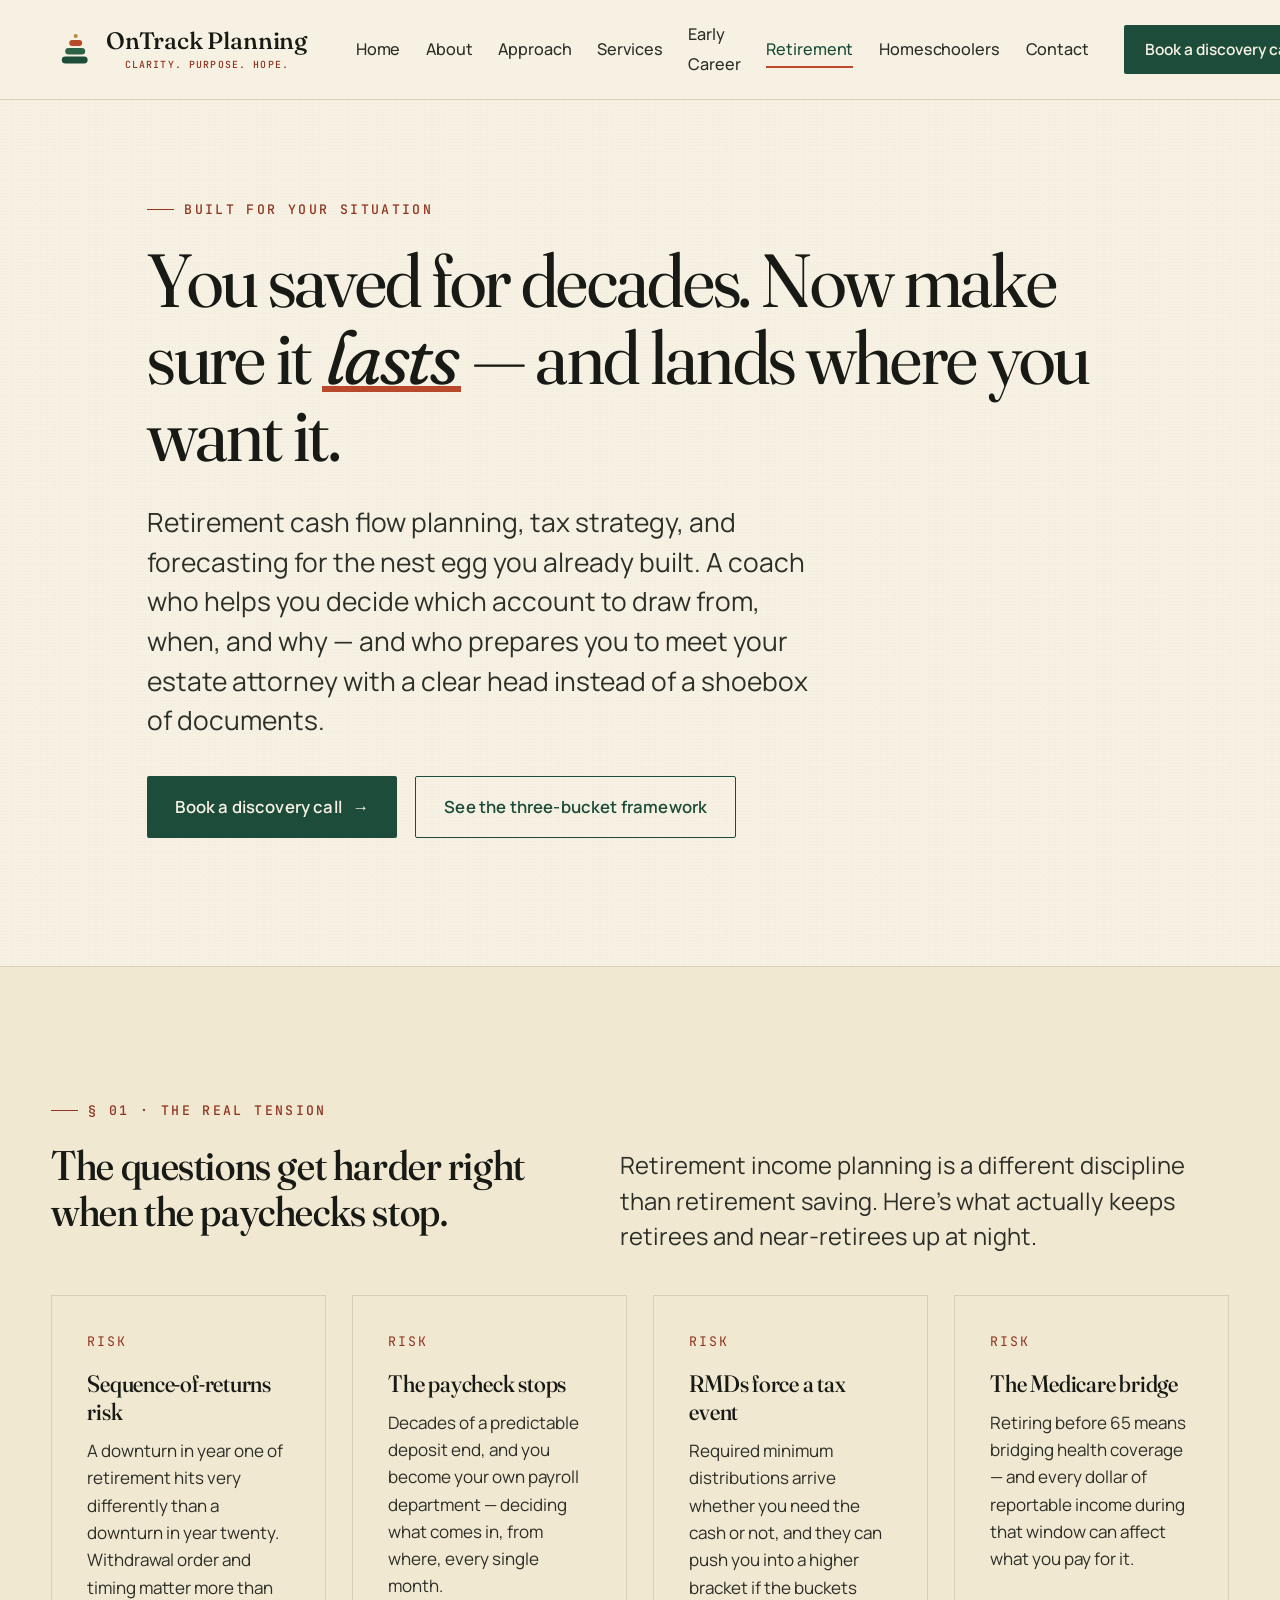
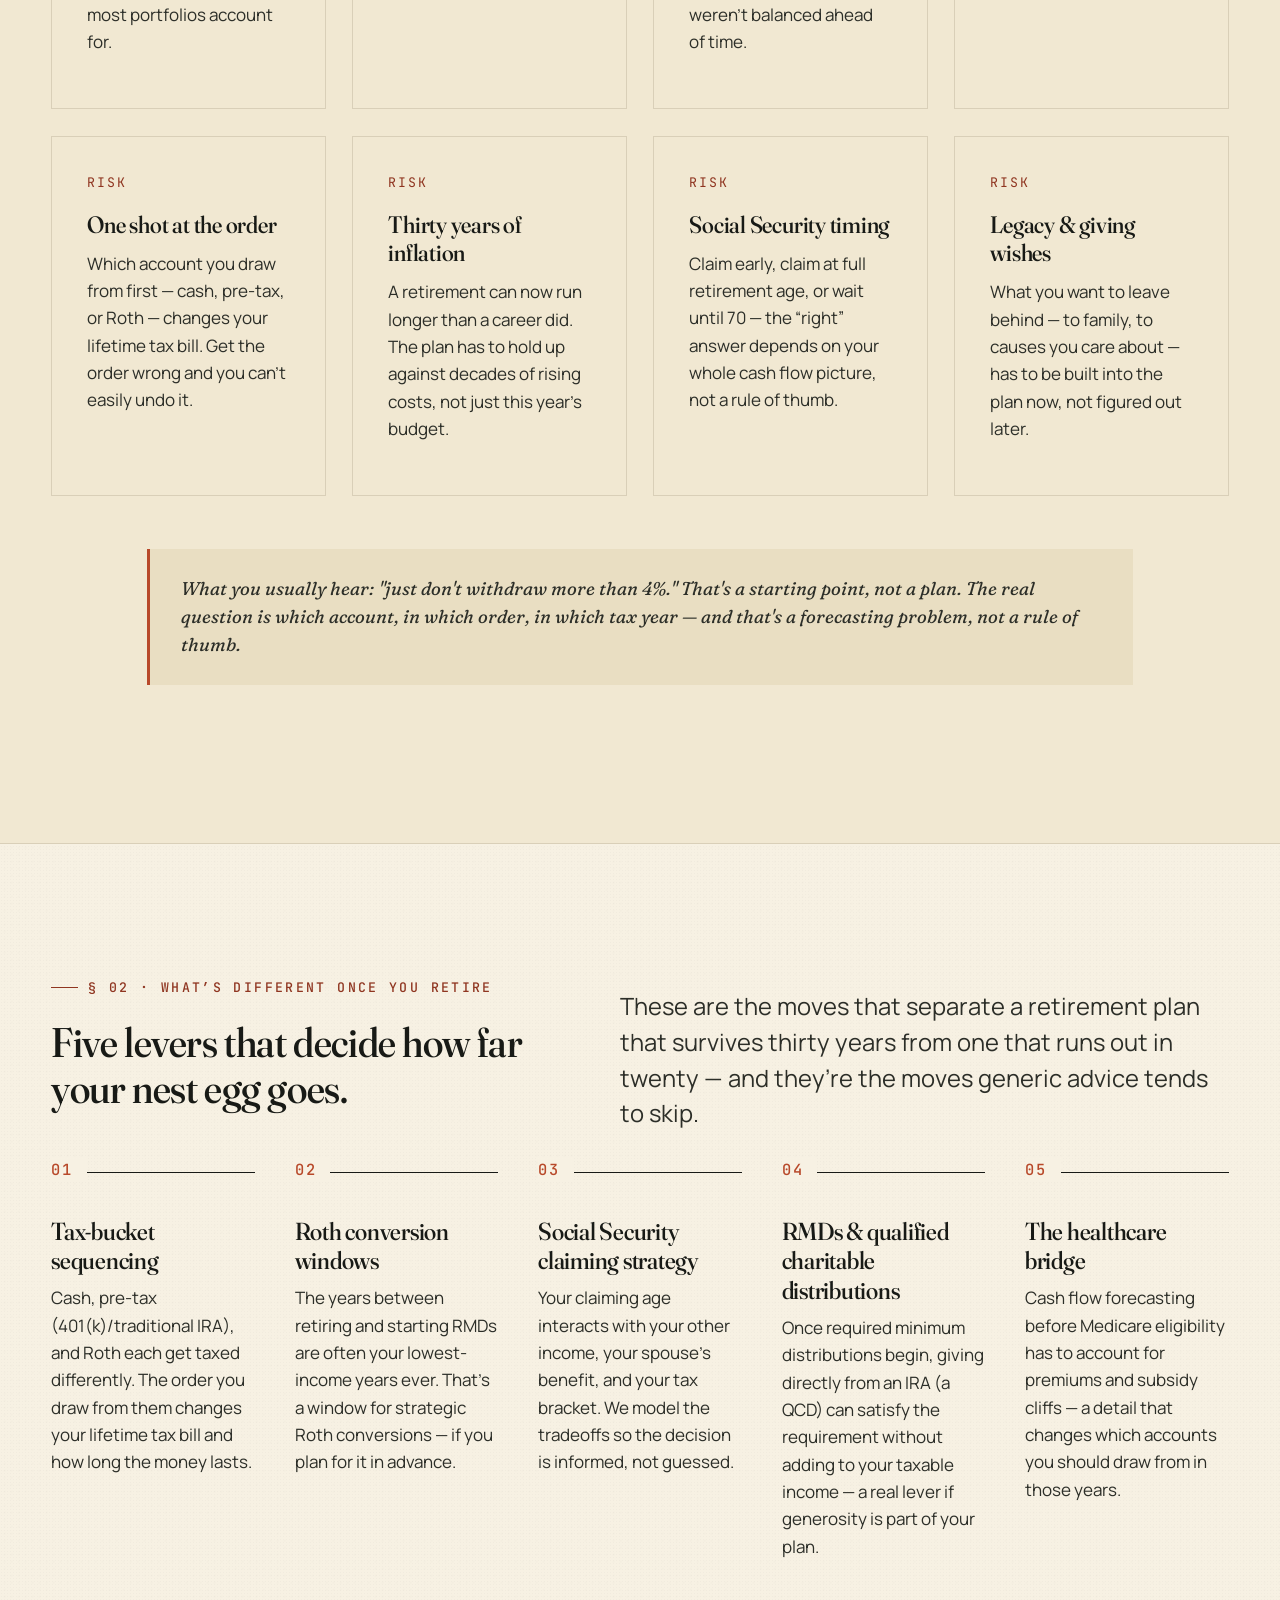
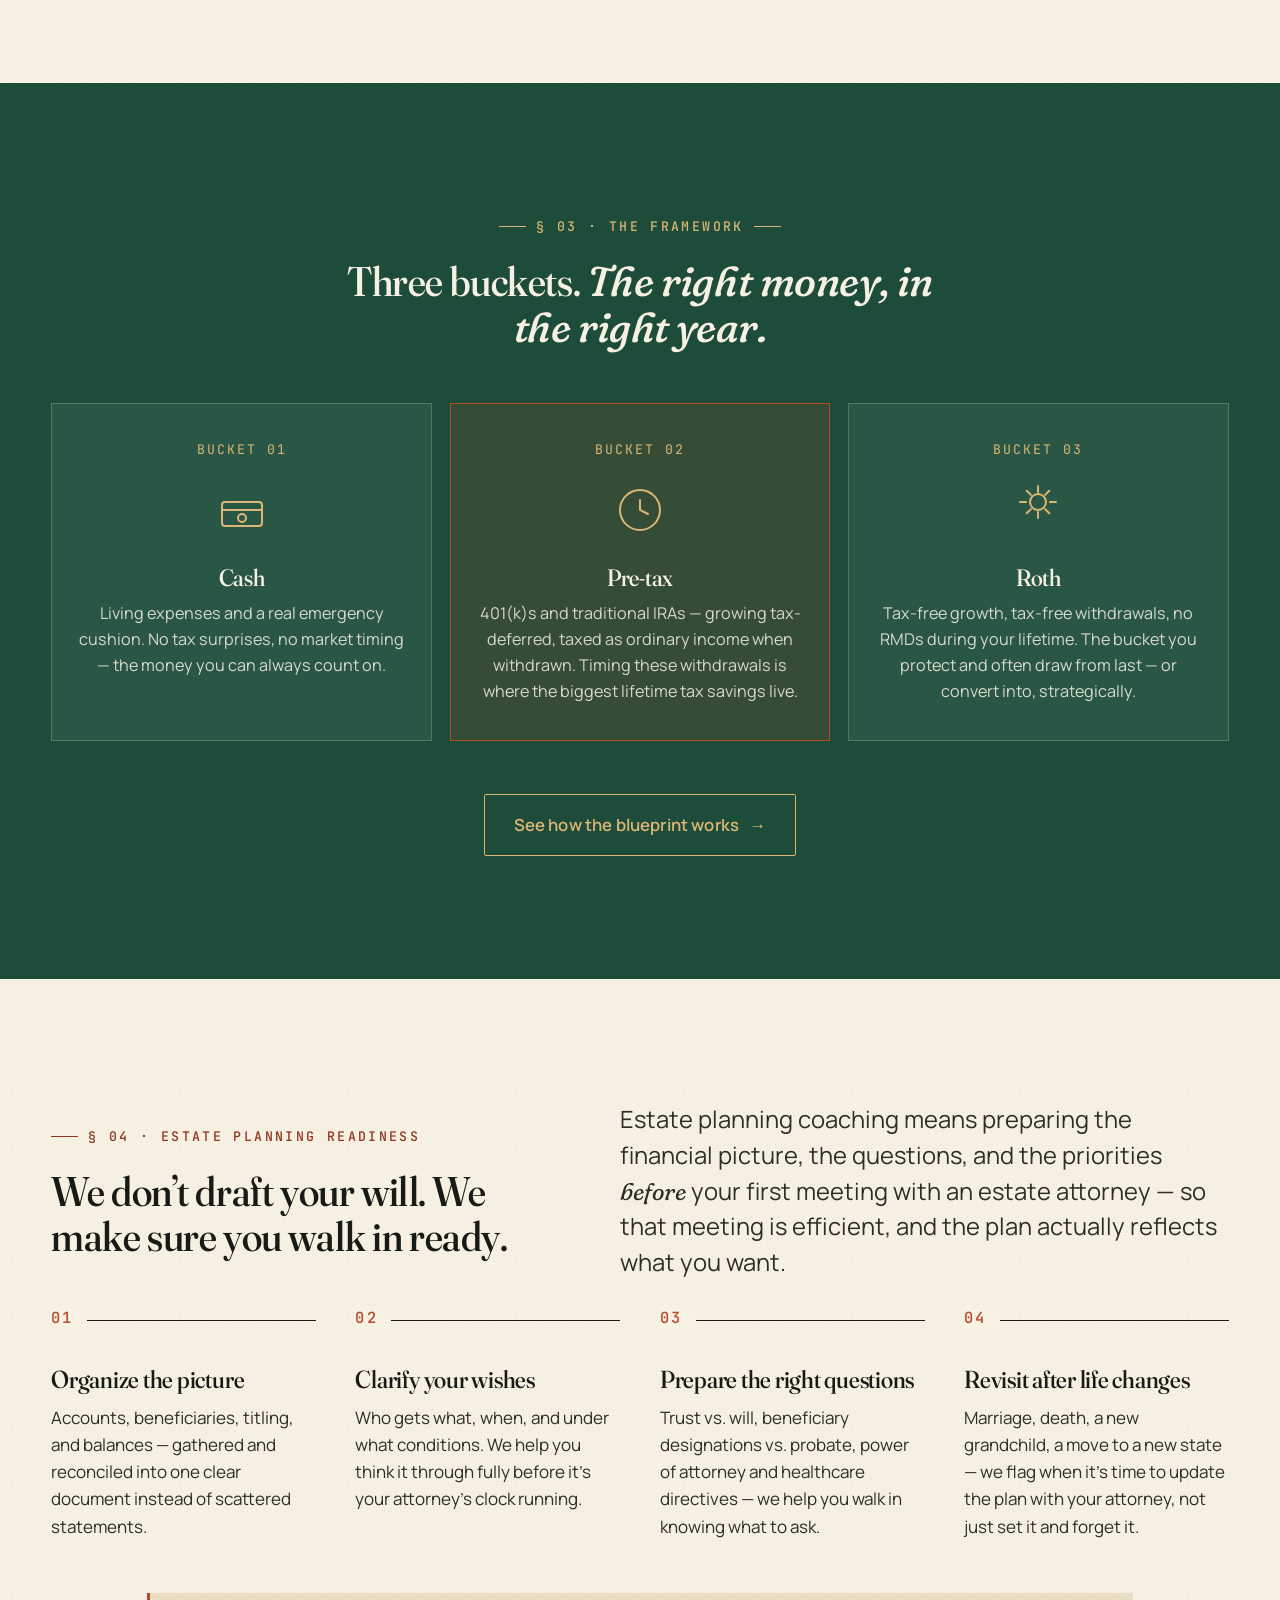
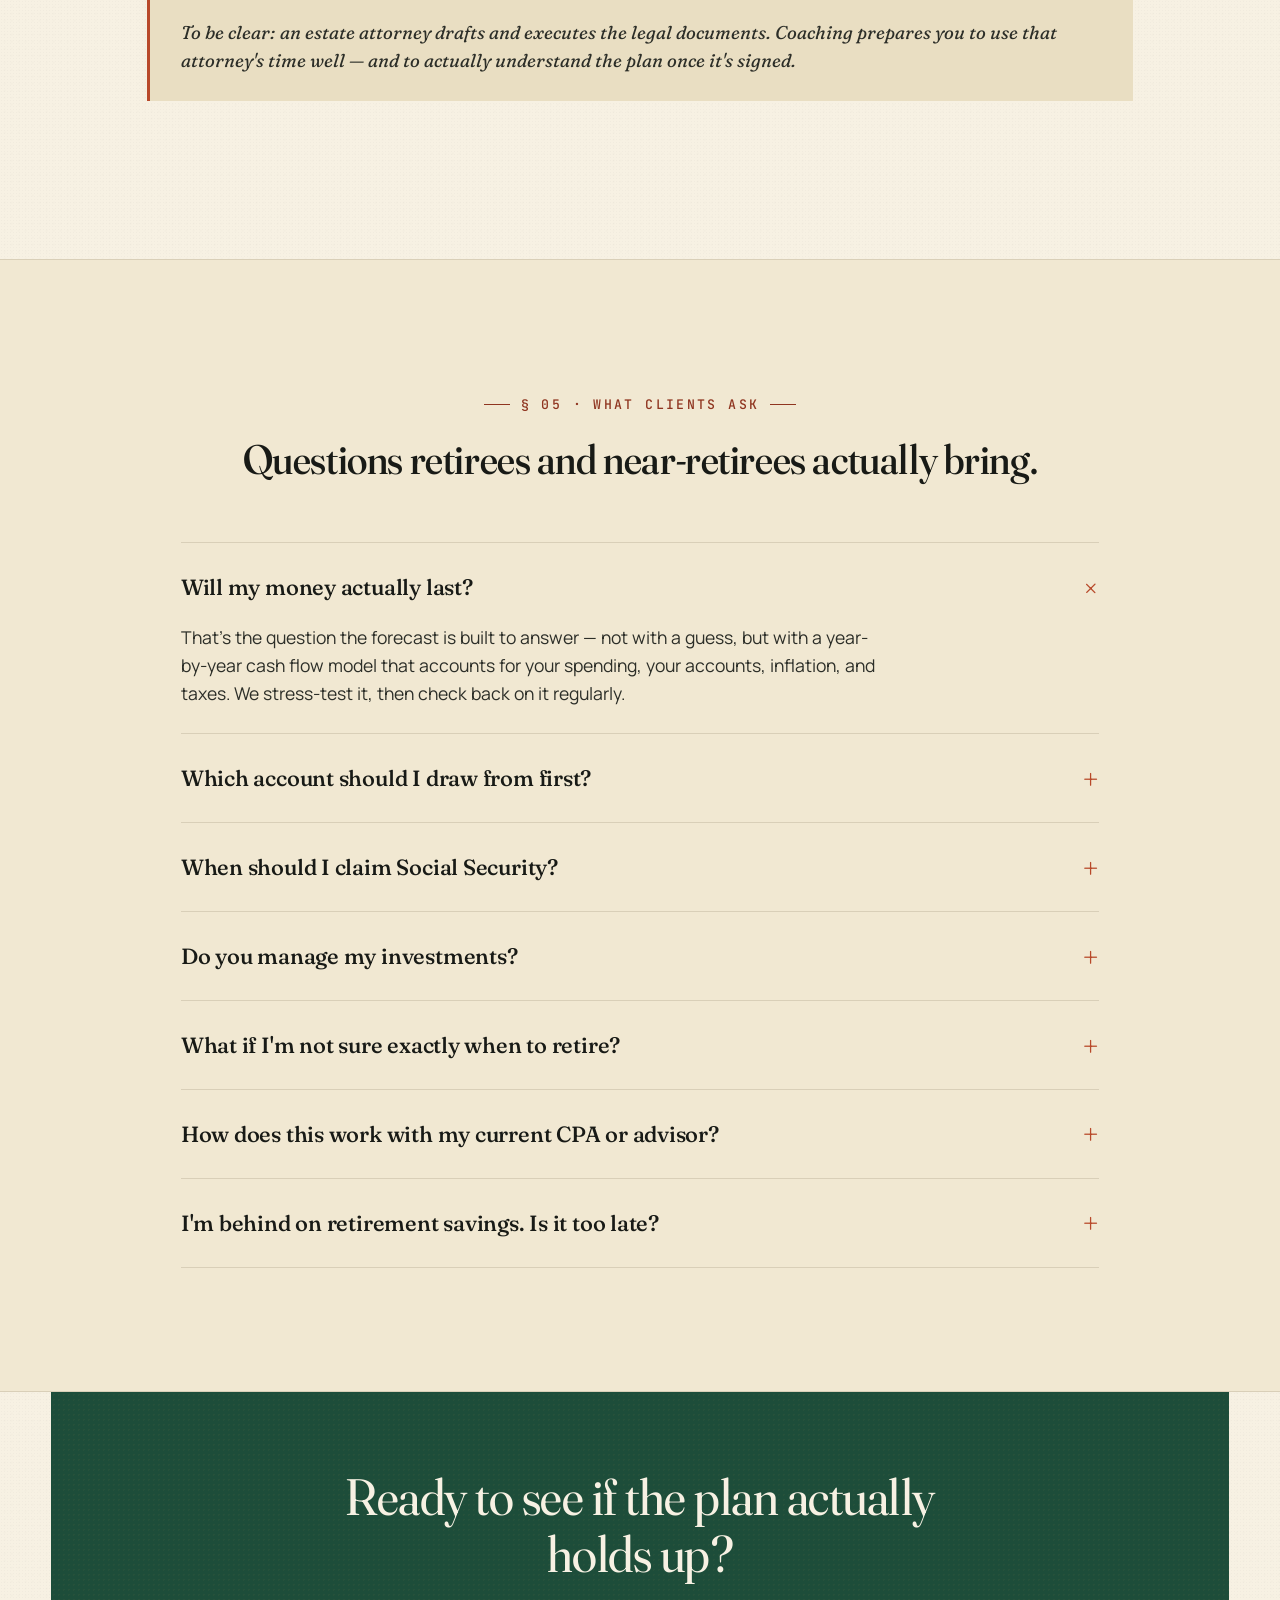
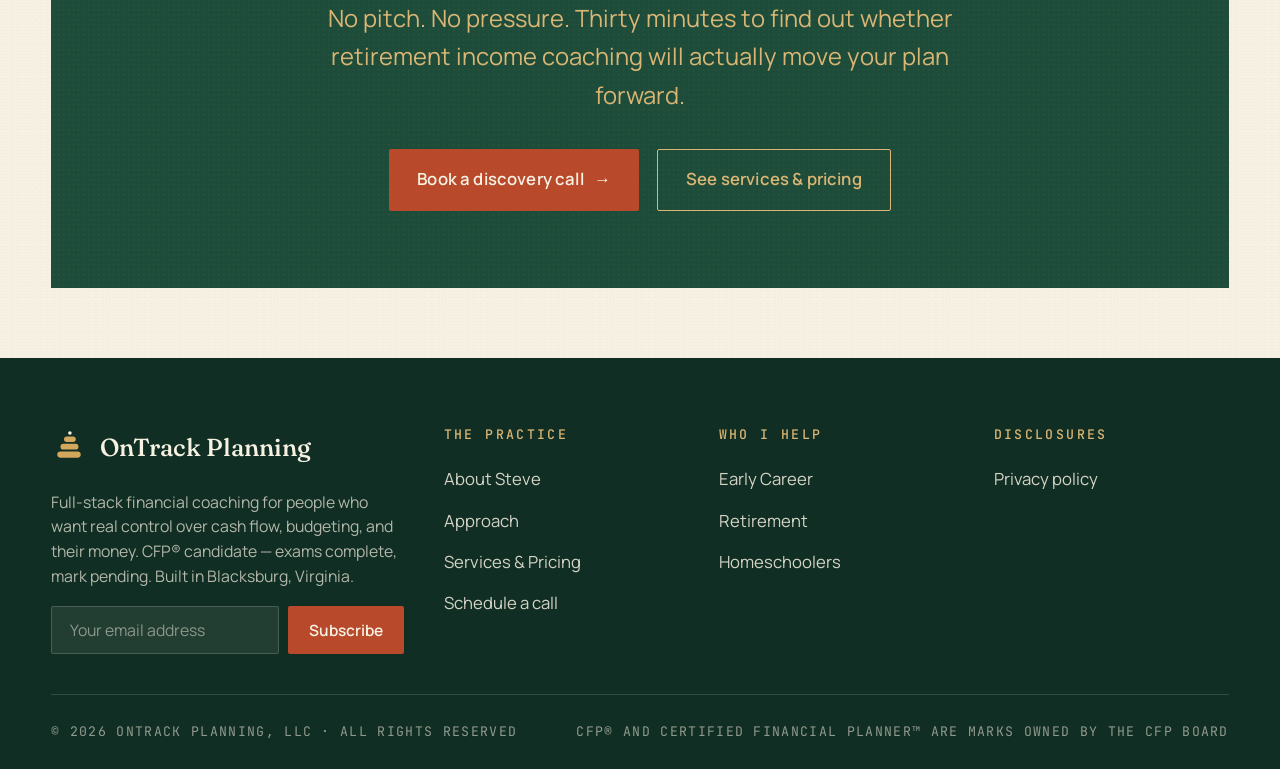
<file: retirement.html>
<!DOCTYPE html>

<html lang="en">
<head>
<meta charset="utf-8"/>
<meta content="width=device-width, initial-scale=1.0" name="viewport"/>
<title>Retirement Cash Flow &amp; Tax Strategy Coaching — OnTrack Planning</title>
<meta content="Retirement income coaching in Blacksburg, Virginia and online: cash flow forecasting, tax-smart withdrawal sequencing across cash, pre-tax, and Roth accounts, and estate planning prep — so your nest egg lasts and your wishes are clear." name="description"/>
<link href="https://fonts.googleapis.com" rel="preconnect"/>
<link crossorigin="" href="https://fonts.gstatic.com" rel="preconnect"/>
<link href="https://fonts.googleapis.com/css2?family=Fraunces:ital,opsz,wght,SOFT,WONK@0,9..144,300..700,0..100,0..1;1,9..144,300..700,0..100,0..1&amp;family=Manrope:wght@400;500;600;700&amp;family=JetBrains+Mono:wght@400;500&amp;display=swap" rel="stylesheet"/>
<link href="style.css" rel="stylesheet"/>
</head>
<body>
<header class="site-header">
<nav class="nav">
<a class="brand" href="index.html">
<svg aria-hidden="true" class="brand-lockup" viewBox="0 0 284 58" xmlns="http://www.w3.org/2000/svg">
<g transform="translate(4,9) scale(0.525)">
<rect x="14" y="52" width="52" height="14" rx="7" fill="#1d4d3a"/>
<rect x="21" y="35" width="40" height="13" rx="6.5" fill="#2d6249"/>
<rect x="29" y="19" width="26" height="12" rx="6" fill="#b8492a"/>
<circle cx="42" cy="11" r="4" fill="#b8893d"/>
</g>
<text x="58" y="29" font-family="Fraunces, serif" font-weight="500" font-size="25" fill="#181a16" letter-spacing="-0.2">OnTrack Planning</text>
<text x="164.36" y="49" text-anchor="middle" font-family="JetBrains Mono, monospace" font-weight="500" font-size="10.4" fill="#8f3520" letter-spacing="1.2">CLARITY. PURPOSE. HOPE.</text>
</svg>
</a>
<ul class="nav-links" id="navLinks">
<li><a href="index.html" data-page="index">Home</a></li>
<li><a href="about.html" data-page="about">About</a></li>
<li><a href="approach.html" data-page="approach">Approach</a></li>
<li><a href="services.html" data-page="services">Services</a></li>
<li><a href="early-career.html" data-page="early-career">Early Career</a></li>
<li><a href="retirement.html" data-page="retirement" class="active">Retirement</a></li>
<li><a href="homeschool-families.html" data-page="homeschool-families">Homeschoolers</a></li>
<li><a href="contact.html" data-page="contact">Contact</a></li>
</ul>
<a class="nav-cta" href="contact.html">Book a discovery call →</a>
<button aria-label="Toggle menu" class="nav-toggle" onclick="document.getElementById('navLinks').classList.toggle('open')">
<svg fill="none" height="24" stroke="currentColor" stroke-width="2" viewBox="0 0 24 24" width="24"><path d="M4 6h16M4 12h16M4 18h16"></path></svg>
</button>
</nav>
</header>
<!-- ===== HERO ===== -->
<section class="hero">
<div class="wrap">
<div style="max-width: 56rem; margin: 0 auto; text-align: left;">
<div class="eyebrow fade-up" data-key="retirement.s00.eyebrow-01">Built for your situation</div>
<h1 class="hero-title fade-up delay-1" data-key="retirement.s00.hero-title-01" style="max-width: 26ch;">You saved for decades. Now make sure it <span class="serif-italic underline-rust">lasts</span> — and lands where you want it.</h1>
<p class="lead fade-up delay-2" data-key="retirement.s00.lead-01" style="margin-top: 1.75rem; font-size: clamp(1.2rem, 1.2vw + 0.95rem, 1.5rem);">Retirement cash flow planning, tax strategy, and forecasting for the nest egg you already built. A coach who helps you decide which account to draw from, when, and why — and who prepares you to meet your estate attorney with a clear head instead of a shoebox of documents.</p>
<div class="hero-cta-row fade-up delay-3">
<a class="btn btn-primary" data-key="retirement.s00.btn-primary-01" href="contact.html">Book a discovery call <span class="arrow">→</span></a>
<a class="btn btn-secondary" data-key="retirement.s00.btn-secondary-01" href="#framework">See the three-bucket framework</a>
</div>
</div>
</div>
</section>
<!-- ===== THE REAL TENSION ===== -->
<section style="background: var(--paper-warm); border-top: 1px solid var(--rule); border-bottom: 1px solid var(--rule);">
<div class="wrap">
<div class="section-head">
<div>
<div class="eyebrow" data-key="retirement.s01.eyebrow-01">§ 01 · The real tension</div>
<h2 data-key="retirement.s01.h2-01">The questions get harder right when the paychecks stop.</h2>
</div>
<p class="lead" data-key="retirement.s01.lead-01">Retirement income planning is a different discipline than retirement saving. Here’s what actually keeps retirees and near-retirees up at night.</p>
</div>
<div class="card-grid four" style="margin-top: 2rem;">
<div class="card"><span class="card-meta" data-key="retirement.s01.meta-01">Risk</span><h3 data-key="retirement.s01.h3-01">Sequence-of-returns risk</h3><p data-key="retirement.s01.p-01">A downturn in year one of retirement hits very differently than a downturn in year twenty. Withdrawal order and timing matter more than most portfolios account for.</p></div>
<div class="card"><span class="card-meta" data-key="retirement.s01.meta-02">Risk</span><h3 data-key="retirement.s01.h3-02">The paycheck stops</h3><p data-key="retirement.s01.p-02">Decades of a predictable deposit end, and you become your own payroll department — deciding what comes in, from where, every single month.</p></div>
<div class="card"><span class="card-meta" data-key="retirement.s01.meta-03">Risk</span><h3 data-key="retirement.s01.h3-03">RMDs force a tax event</h3><p data-key="retirement.s01.p-03">Required minimum distributions arrive whether you need the cash or not, and they can push you into a higher bracket if the buckets weren’t balanced ahead of time.</p></div>
<div class="card"><span class="card-meta" data-key="retirement.s01.meta-04">Risk</span><h3 data-key="retirement.s01.h3-04">The Medicare bridge</h3><p data-key="retirement.s01.p-04">Retiring before 65 means bridging health coverage — and every dollar of reportable income during that window can affect what you pay for it.</p></div>
<div class="card"><span class="card-meta" data-key="retirement.s01.meta-05">Risk</span><h3 data-key="retirement.s01.h3-05">One shot at the order</h3><p data-key="retirement.s01.p-05">Which account you draw from first — cash, pre-tax, or Roth — changes your lifetime tax bill. Get the order wrong and you can’t easily undo it.</p></div>
<div class="card"><span class="card-meta" data-key="retirement.s01.meta-06">Risk</span><h3 data-key="retirement.s01.h3-06">Thirty years of inflation</h3><p data-key="retirement.s01.p-06">A retirement can now run longer than a career did. The plan has to hold up against decades of rising costs, not just this year’s budget.</p></div>
<div class="card"><span class="card-meta" data-key="retirement.s01.meta-07">Risk</span><h3 data-key="retirement.s01.h3-07">Social Security timing</h3><p data-key="retirement.s01.p-07">Claim early, claim at full retirement age, or wait until 70 — the “right” answer depends on your whole cash flow picture, not a rule of thumb.</p></div>
<div class="card"><span class="card-meta" data-key="retirement.s01.meta-08">Risk</span><h3 data-key="retirement.s01.h3-08">Legacy &amp; giving wishes</h3><p data-key="retirement.s01.p-08">What you want to leave behind — to family, to causes you care about — has to be built into the plan now, not figured out later.</p></div>
</div>
<div class="note-aside" data-key="retirement.s01.note-01" style="margin-top: 3rem; max-width: 56rem; margin-left: auto; margin-right: auto;">What you usually hear: <span class="serif-italic">"just don't withdraw more than 4%."</span> That's a starting point, not a plan. The real question is which account, in which order, in which tax year — and that's a forecasting problem, not a rule of thumb.</div>
</div>
</section>
<!-- ===== WHAT'S DIFFERENT ===== -->
<section>
<div class="wrap">
<div class="section-head">
<div>
<div class="eyebrow" data-key="retirement.s02.eyebrow-01">§ 02 · What’s different once you retire</div>
<h2 data-key="retirement.s02.h2-01">Five levers that decide how far your nest egg goes.</h2>
</div>
<p class="lead" data-key="retirement.s02.lead-01">These are the moves that separate a retirement plan that survives thirty years from one that runs out in twenty — and they’re the moves generic advice tends to skip.</p>
</div>
<div class="steps five" style="margin-top: 2rem;">
<div class="step">
<h3 data-key="retirement.s02.h3-01">Tax-bucket sequencing</h3>
<p data-key="retirement.s02.p-01">Cash, pre-tax (401(k)/traditional IRA), and Roth each get taxed differently. The order you draw from them changes your lifetime tax bill and how long the money lasts.</p>
</div>
<div class="step">
<h3 data-key="retirement.s02.h3-02">Roth conversion windows</h3>
<p data-key="retirement.s02.p-02">The years between retiring and starting RMDs are often your lowest-income years ever. That’s a window for strategic Roth conversions — if you plan for it in advance.</p>
</div>
<div class="step">
<h3 data-key="retirement.s02.h3-03">Social Security claiming strategy</h3>
<p data-key="retirement.s02.p-03">Your claiming age interacts with your other income, your spouse’s benefit, and your tax bracket. We model the tradeoffs so the decision is informed, not guessed.</p>
</div>
<div class="step">
<h3 data-key="retirement.s02.h3-04">RMDs &amp; qualified charitable distributions</h3>
<p data-key="retirement.s02.p-04">Once required minimum distributions begin, giving directly from an IRA (a QCD) can satisfy the requirement without adding to your taxable income — a real lever if generosity is part of your plan.</p>
</div>
<div class="step">
<h3 data-key="retirement.s02.h3-05">The healthcare bridge</h3>
<p data-key="retirement.s02.p-05">Cash flow forecasting before Medicare eligibility has to account for premiums and subsidy cliffs — a detail that changes which accounts you should draw from in those years.</p>
</div>
</div>
</div>
</section>
<!-- ===== THREE-BUCKET FRAMEWORK ===== -->
<section id="framework" style="background: var(--forest); color: var(--paper);">
<div class="wrap">
<div class="section-head center" style="margin-bottom: 3rem;">
<div>
<div class="eyebrow center on-dark" data-key="retirement.s03.eyebrow-01">§ 03 · The framework</div>
<h2 data-key="retirement.s03.h2-01" style="color: var(--paper); max-width: 24ch; margin: 0 auto;">Three buckets. <span class="serif-italic">The right money, in the right year.</span></h2>
</div>
</div>
<div class="buckets">
<div class="bucket" style="background: rgba(247,241,227,0.06); border-color: rgba(247,241,227,0.2); color: var(--paper);">
<div class="bucket-label" data-key="retirement.s03.bucket-label-01" style="color: var(--gold-soft);">Bucket 01</div>
<svg class="bucket-icon" fill="none" style="color: var(--gold-soft);" viewbox="0 0 64 64">
<rect height="24" rx="3" stroke="currentColor" stroke-width="2" width="40" x="12" y="24"></rect>
<path d="M12 32 L52 32" stroke="currentColor" stroke-width="2"></path>
<circle cx="32" cy="40" r="4" stroke="currentColor" stroke-width="2"></circle>
</svg>
<h3 data-key="retirement.s03.h3-01" style="color: var(--paper);">Cash</h3>
<p data-key="retirement.s03.p-01" style="color: rgba(247,241,227,0.85);">Living expenses and a real emergency cushion. No tax surprises, no market timing — the money you can always count on.</p>
</div>
<div class="bucket" style="background: rgba(184,73,42,0.15); border-color: var(--rust); color: var(--paper);">
<div class="bucket-label" data-key="retirement.s03.bucket-label-02" style="color: var(--gold-soft);">Bucket 02</div>
<svg class="bucket-icon" fill="none" style="color: var(--gold-soft);" viewbox="0 0 64 64">
<circle cx="32" cy="32" r="20" stroke="currentColor" stroke-width="2"></circle>
<path d="M32 22 L32 32 L40 36" stroke="currentColor" stroke-linecap="round" stroke-width="2"></path>
</svg>
<h3 data-key="retirement.s03.h3-02" style="color: var(--paper);">Pre-tax</h3>
<p data-key="retirement.s03.p-02" style="color: rgba(247,241,227,0.85);">401(k)s and traditional IRAs — growing tax-deferred, taxed as ordinary income when withdrawn. Timing these withdrawals is where the biggest lifetime tax savings live.</p>
</div>
<div class="bucket" style="background: rgba(247,241,227,0.06); border-color: rgba(247,241,227,0.2); color: var(--paper);">
<div class="bucket-label" data-key="retirement.s03.bucket-label-03" style="color: var(--gold-soft);">Bucket 03</div>
<svg class="bucket-icon" fill="none" style="color: var(--gold-soft);" viewbox="0 0 64 64">
<circle cx="32" cy="24" r="8" stroke="currentColor" stroke-width="2"></circle>
<path d="M32 8 L32 14 M32 34 L32 40 M14 24 L20 24 M44 24 L50 24 M20.7 12.7 L24.9 16.9 M39.1 31.1 L43.3 35.3 M20.7 35.3 L24.9 31.1 M39.1 16.9 L43.3 12.7" stroke="currentColor" stroke-linecap="round" stroke-width="2"></path>
</svg>
<h3 data-key="retirement.s03.h3-03" style="color: var(--paper);">Roth</h3>
<p data-key="retirement.s03.p-03" style="color: rgba(247,241,227,0.85);">Tax-free growth, tax-free withdrawals, no RMDs during your lifetime. The bucket you protect and often draw from last — or convert into, strategically.</p>
</div>
</div>
<div style="text-align: center; margin-top: 3rem;">
<a class="btn btn-secondary" data-key="retirement.s03.btn-secondary-01" href="approach.html" style="border-color: var(--gold-soft); color: var(--gold-soft);">See how the blueprint works <span class="arrow">→</span></a>
</div>
</div>
</section>
<!-- ===== ESTATE PLANNING READINESS ===== -->
<section>
<div class="wrap">
<div class="section-head">
<div>
<div class="eyebrow" data-key="retirement.s04.eyebrow-01">§ 04 · Estate planning readiness</div>
<h2 data-key="retirement.s04.h2-01">We don’t draft your will. We make sure you walk in ready.</h2>
</div>
<p class="lead" data-key="retirement.s04.lead-01">Estate planning coaching means preparing the financial picture, the questions, and the priorities <span class="serif-italic">before</span> your first meeting with an estate attorney — so that meeting is efficient, and the plan actually reflects what you want.</p>
</div>
<div class="steps four" style="margin-top: 2rem;">
<div class="step">
<h3 data-key="retirement.s04.h3-01">Organize the picture</h3>
<p data-key="retirement.s04.p-01">Accounts, beneficiaries, titling, and balances — gathered and reconciled into one clear document instead of scattered statements.</p>
</div>
<div class="step">
<h3 data-key="retirement.s04.h3-02">Clarify your wishes</h3>
<p data-key="retirement.s04.p-02">Who gets what, when, and under what conditions. We help you think it through fully before it's your attorney's clock running.</p>
</div>
<div class="step">
<h3 data-key="retirement.s04.h3-03">Prepare the right questions</h3>
<p data-key="retirement.s04.p-03">Trust vs. will, beneficiary designations vs. probate, power of attorney and healthcare directives — we help you walk in knowing what to ask.</p>
</div>
<div class="step">
<h3 data-key="retirement.s04.h3-04">Revisit after life changes</h3>
<p data-key="retirement.s04.p-04">Marriage, death, a new grandchild, a move to a new state — we flag when it's time to update the plan with your attorney, not just set it and forget it.</p>
</div>
</div>
<div class="note-aside" data-key="retirement.s04.note-01" style="margin-top: 3rem; max-width: 56rem; margin-left: auto; margin-right: auto;">To be clear: an estate attorney drafts and executes the legal documents. Coaching prepares you to use that attorney's time well — and to actually understand the plan once it's signed.</div>
</div>
</section>
<!-- ===== QUESTIONS WE GET ===== -->
<section style="background: var(--paper-warm); border-top: 1px solid var(--rule); border-bottom: 1px solid var(--rule);">
<div class="wrap-narrow">
<div class="section-head center">
<div>
<div class="eyebrow center" data-key="retirement.s05.eyebrow-01">§ 05 · What clients ask</div>
<h2 data-key="retirement.s05.h2-01">Questions retirees and near-retirees actually bring.</h2>
</div>
</div>
<div class="faq">
<details open="">
<summary data-key="retirement.s05.summary-01">Will my money actually last?</summary>
<p data-key="retirement.s05.p-01">That’s the question the forecast is built to answer — not with a guess, but with a year-by-year cash flow model that accounts for your spending, your accounts, inflation, and taxes. We stress-test it, then check back on it regularly.</p>
</details>
<details>
<summary data-key="retirement.s05.summary-02">Which account should I draw from first?</summary>
<p data-key="retirement.s05.p-02">It depends on your tax bracket, your other income, and what's ahead of you — RMDs, Social Security, healthcare costs. There's rarely a single "always" answer; there's a sequence that fits your specific picture.</p>
</details>
<details>
<summary data-key="retirement.s05.summary-03">When should I claim Social Security?</summary>
<p data-key="retirement.s05.p-03">We model your claiming options against your full cash flow picture — including your spouse's benefit if you're married — so the decision is based on your numbers, not a generic rule of thumb.</p>
</details>
<details>
<summary data-key="retirement.s05.summary-04">Do you manage my investments?</summary>
<p data-key="retirement.s05.p-04">No. I'm a financial coach, not an investment adviser — I don't manage portfolios, pick securities, or execute trades. What I do is help you understand your cash flow, tax positioning, and account structure, and coordinate with your investment professional, employer plan, or CPA where needed.</p>
</details>
<details>
<summary data-key="retirement.s05.summary-05">What if I'm not sure exactly when to retire?</summary>
<p data-key="retirement.s05.p-05">Common, and a great reason to start the forecast now. Seeing the numbers under a few different retirement dates usually makes the decision much clearer than it feels today.</p>
</details>
<details>
<summary data-key="retirement.s05.summary-06">How does this work with my current CPA or advisor?</summary>
<p data-key="retirement.s05.p-06">Alongside them, not instead of them. I focus on the cash flow, tax-sequencing, and planning conversations — and coordinate with your CPA or investment professional on execution.</p>
</details>
<details>
<summary data-key="retirement.s05.summary-07">I'm behind on retirement savings. Is it too late?</summary>
<p data-key="retirement.s05.p-07">Usually not as far behind as it feels. The first job of the blueprint is to tell you the truth — what's realistic, what needs to change, and the smallest adjustment that moves the needle most.</p>
</details>
</div>
</div>
</section>
<section style="padding-top: 0; padding-bottom: 0;">
<div class="wrap">
<div class="cta-block">
<h2 data-key="retirement.s06.h2-01">Ready to see if the plan actually holds up?</h2>
<p data-key="retirement.s06.p-01">No pitch. No pressure. Thirty minutes to find out whether retirement income coaching will actually move your plan forward.</p>
<div class="cta-block-row">
<a class="btn btn-primary" data-key="retirement.s06.btn-primary-01" href="contact.html">Book a discovery call <span class="arrow">→</span></a>
<a class="btn btn-secondary" data-key="retirement.s06.btn-secondary-01" href="services.html">See services &amp; pricing</a>
</div>
</div>
</div>
</section>
<footer class="site-footer">
<div class="wrap">
<div class="footer-grid">
<div class="footer-col">
<div class="footer-brand">
<svg width="36" height="36" viewBox="0 0 80 80" fill="none">
<rect x="14" y="52" width="52" height="14" rx="7" fill="#d4a85c"/>
<rect x="21" y="35" width="40" height="13" rx="6.5" fill="#d4a85c"/>
<rect x="29" y="19" width="26" height="12" rx="6" fill="#d4a85c"/>
<circle cx="42" cy="11" r="4" fill="#f7f1e3"/>
</svg>
<div class="footer-brand-name">OnTrack Planning</div>
</div>
<p>Full-stack financial coaching for people who want real control over cash flow, budgeting, and their money. CFP® candidate — exams complete, mark pending. Built in Blacksburg, Virginia.</p>
<form class="footer-email" onsubmit="event.preventDefault();">
<input aria-label="Email" placeholder="Your email address" type="email"/>
<button type="submit">Subscribe</button>
</form>
</div>
<div class="footer-col">
<h4>The Practice</h4>
<ul>
<li><a href="about.html">About Steve</a></li>
<li><a href="approach.html">Approach</a></li>
<li><a href="services.html">Services &amp; Pricing</a></li>
<li><a href="contact.html">Schedule a call</a></li>
</ul>
</div>
<div class="footer-col">
<h4>Who I Help</h4>
<ul>
<li><a href="early-career.html">Early Career</a></li>
<li><a href="retirement.html">Retirement</a></li>
<li><a href="homeschool-families.html">Homeschoolers</a></li>
<!-- <li><a href="resources.html">Workshops</a></li> -->
<!-- <li><a href="resources.html">Articles archive</a></li> -->
</ul>
</div>
<div class="footer-col">
<h4>Disclosures</h4>
<ul>
<!-- <li><a href="#">Form ADV Part 2</a></li> -->
<!-- <li><a href="#">Form CRS</a></li> -->
<li><a href="policies-terms.html">Privacy policy</a></li>
<!-- <li><a href="#">Terms of service</a></li> -->
</ul>
</div>
</div>
<div class="footer-bottom">
<div>© 2026 OnTrack Planning, LLC · All rights reserved</div>
<div>CFP® and Certified Financial Planner™ are marks owned by the CFP Board</div>
</div>
</div>
</footer>
</body>
</html>
</file>
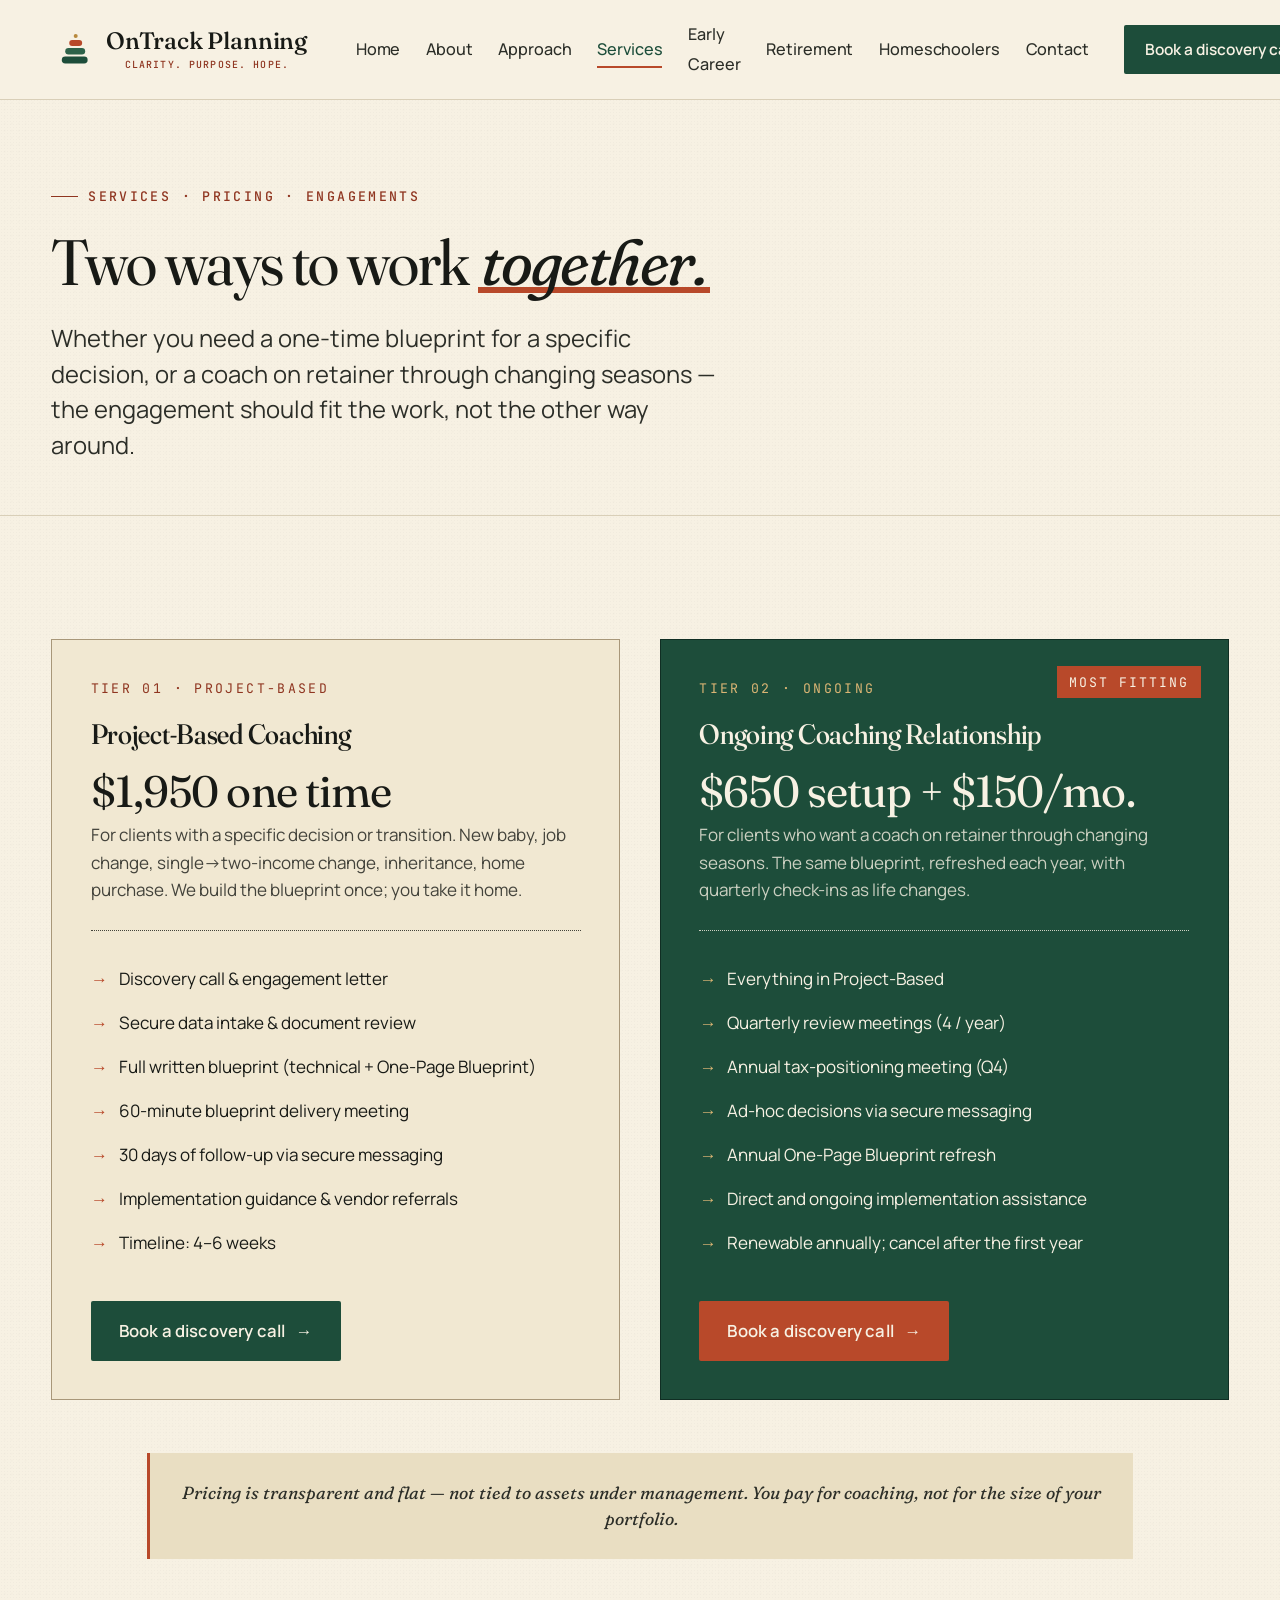
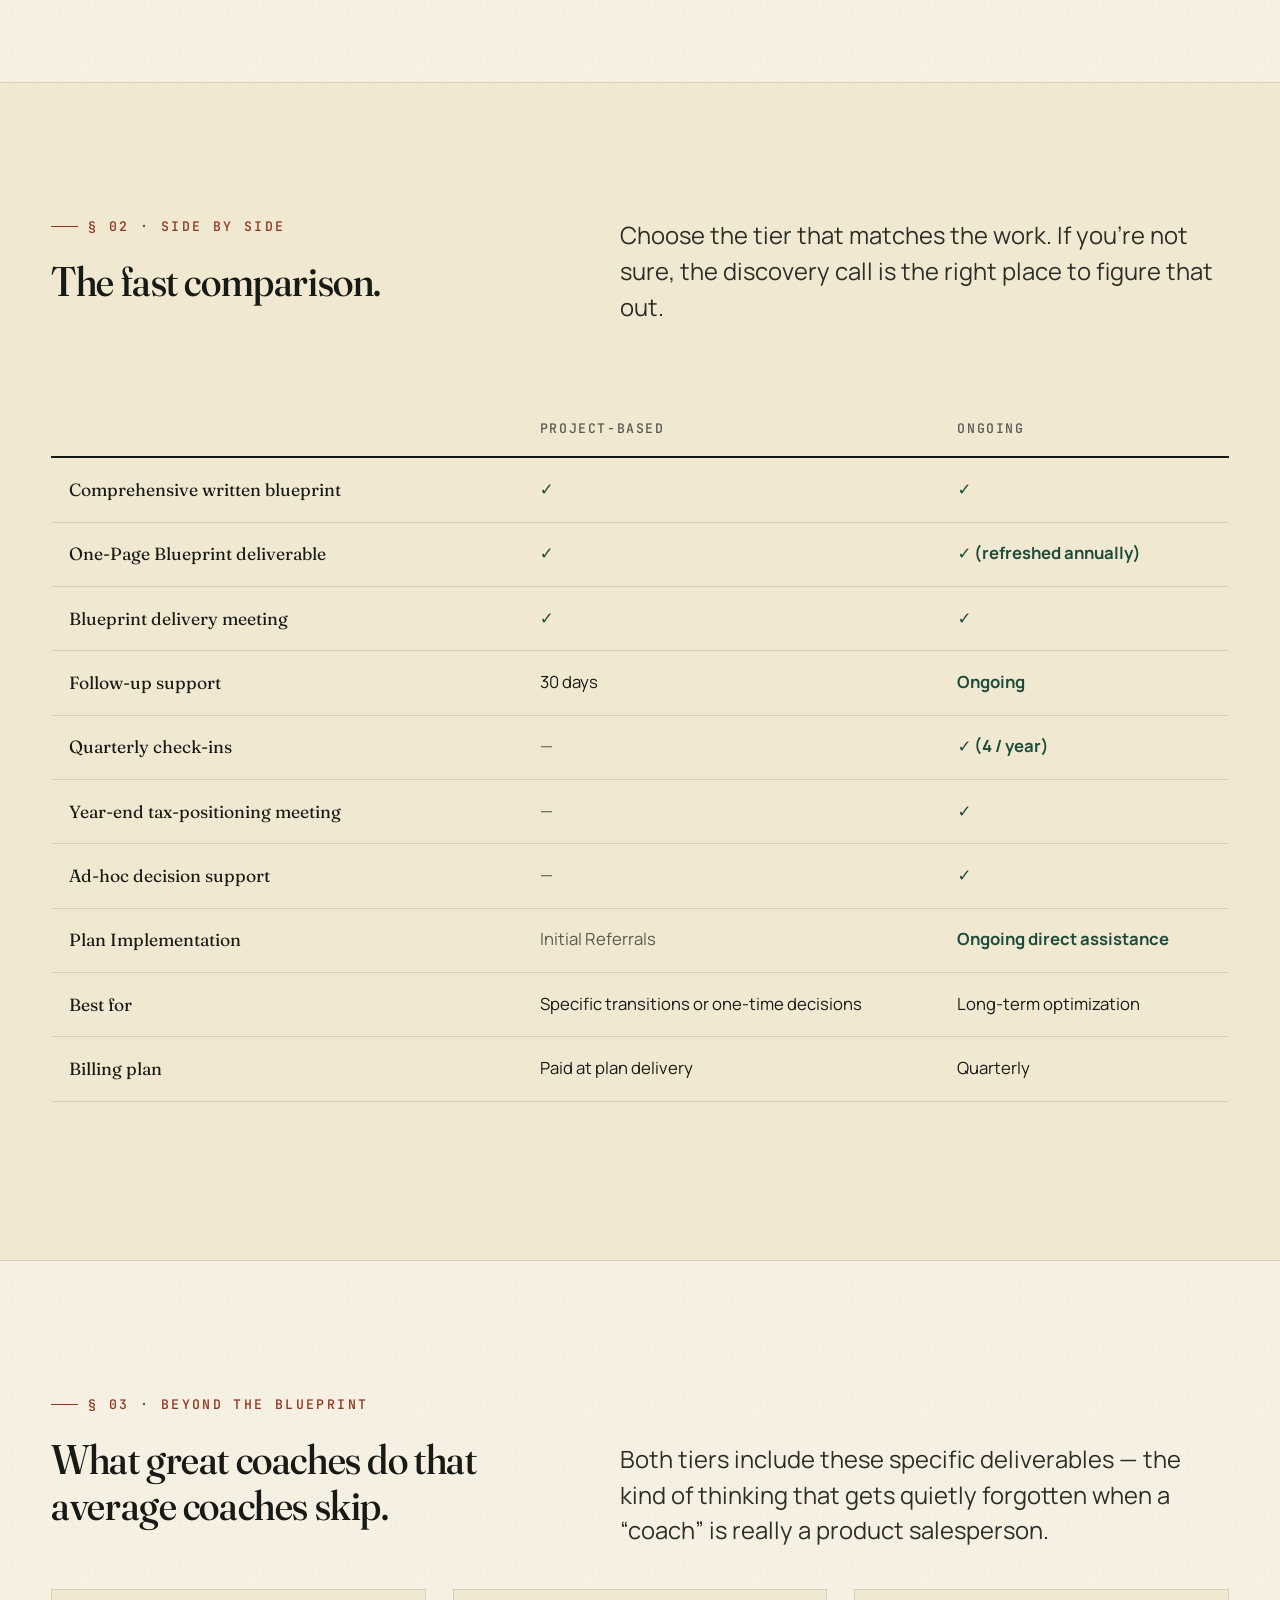
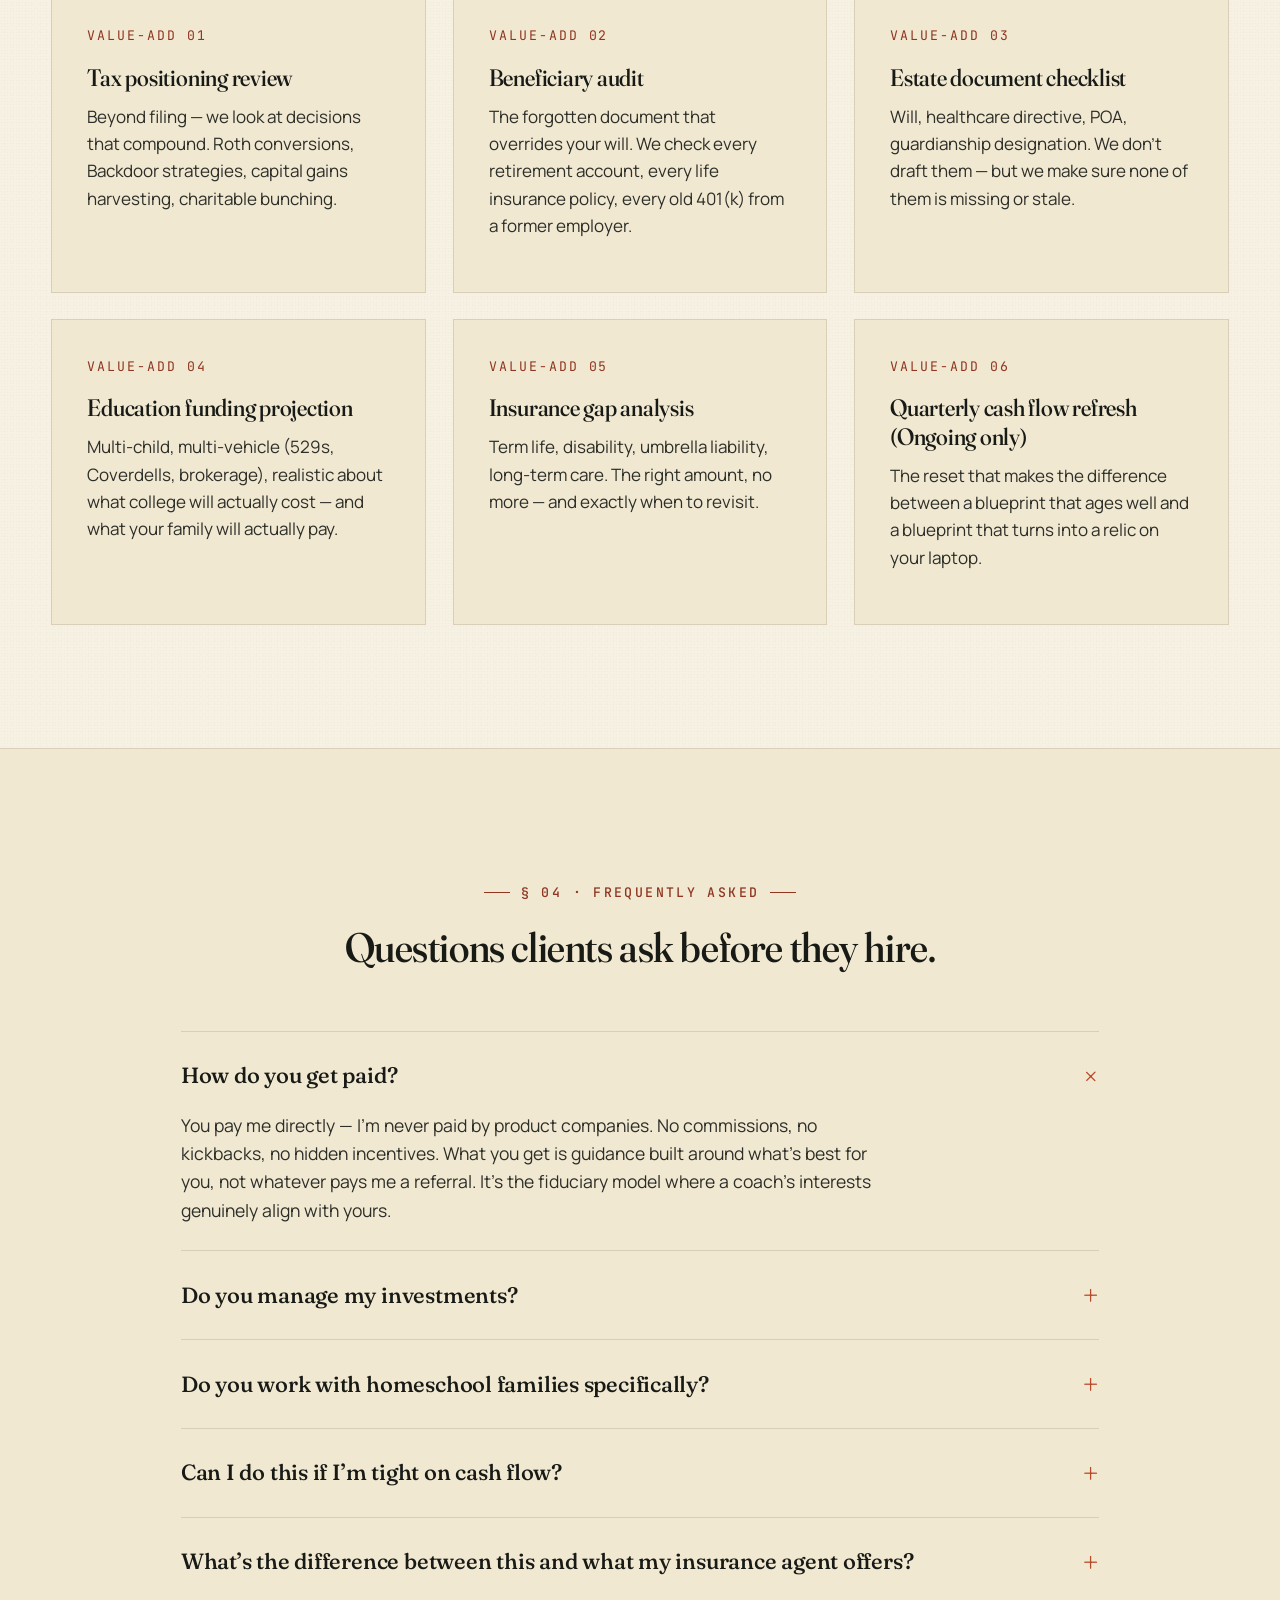
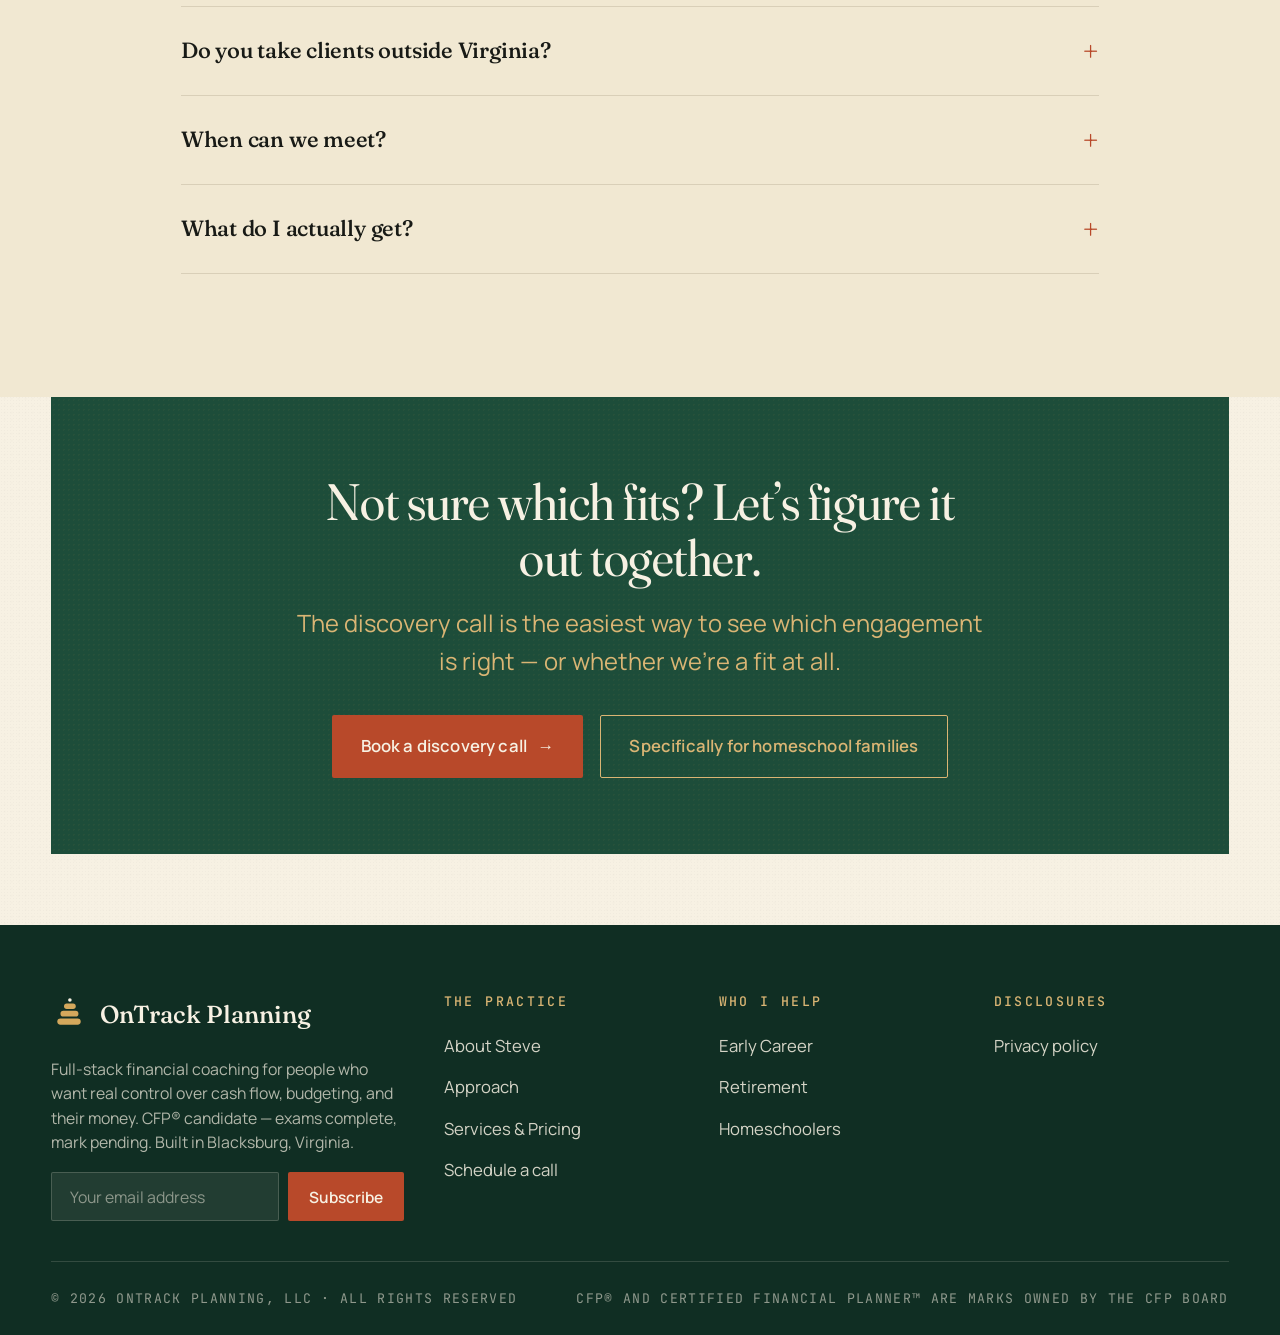
<file: services.html>
<!DOCTYPE html>

<html lang="en">
<head>
<meta charset="utf-8"/>
<meta content="width=device-width, initial-scale=1.0" name="viewport"/>
<title>Services &amp; Pricing — OnTrack Planning</title>
<meta content="Two ways to work together: project-based coaching and ongoing coaching relationships. Transparent pricing." name="description"/>
<link href="https://fonts.googleapis.com" rel="preconnect"/>
<link crossorigin="" href="https://fonts.gstatic.com" rel="preconnect"/>
<link href="https://fonts.googleapis.com/css2?family=Fraunces:ital,opsz,wght,SOFT,WONK@0,9..144,300..700,0..100,0..1;1,9..144,300..700,0..100,0..1&amp;family=Manrope:wght@400;500;600;700&amp;family=JetBrains+Mono:wght@400;500&amp;display=swap" rel="stylesheet"/>
<link href="style.css" rel="stylesheet"/>
</head>
<body>
<header class="site-header">
<nav class="nav">
<a class="brand" href="index.html">
<svg aria-hidden="true" class="brand-lockup" viewBox="0 0 284 58" xmlns="http://www.w3.org/2000/svg">
<g transform="translate(4,9) scale(0.525)">
<rect x="14" y="52" width="52" height="14" rx="7" fill="#1d4d3a"/>
<rect x="21" y="35" width="40" height="13" rx="6.5" fill="#2d6249"/>
<rect x="29" y="19" width="26" height="12" rx="6" fill="#b8492a"/>
<circle cx="42" cy="11" r="4" fill="#b8893d"/>
</g>
<text x="58" y="29" font-family="Fraunces, serif" font-weight="500" font-size="25" fill="#181a16" letter-spacing="-0.2">OnTrack Planning</text>
<text x="164.36" y="49" text-anchor="middle" font-family="JetBrains Mono, monospace" font-weight="500" font-size="10.4" fill="#8f3520" letter-spacing="1.2">CLARITY. PURPOSE. HOPE.</text>
</svg>
</a>
<ul class="nav-links" id="navLinks">
<li><a href="index.html" data-page="index">Home</a></li>
<li><a href="about.html" data-page="about">About</a></li>
<li><a href="approach.html" data-page="approach">Approach</a></li>
<li><a href="services.html" data-page="services" class="active">Services</a></li>
<li><a href="early-career.html" data-page="early-career">Early Career</a></li>
<li><a href="retirement.html" data-page="retirement">Retirement</a></li>
<li><a href="homeschool-families.html" data-page="homeschool-families">Homeschoolers</a></li>
<li><a href="contact.html" data-page="contact">Contact</a></li>
</ul>
<a class="nav-cta" href="contact.html">Book a discovery call →</a>
<button aria-label="Toggle menu" class="nav-toggle" onclick="document.getElementById('navLinks').classList.toggle('open')">
<svg fill="none" height="24" stroke="currentColor" stroke-width="2" viewBox="0 0 24 24" width="24"><path d="M4 6h16M4 12h16M4 18h16"></path></svg>
</button>
</nav>
</header>
<section class="page-hero">
<div class="wrap">
<div class="eyebrow fade-up" data-key="services.s00.eyebrow-01">Services · Pricing · Engagements</div>
<h1 class="fade-up delay-1" data-key="services.s00.h1-01">Two ways to work <span class="serif-italic underline-rust">together.</span></h1>
<p class="lead fade-up delay-2" data-key="services.s00.lead-01" style="margin-top:1.5rem;">Whether you need a one-time blueprint for a specific decision, or a coach on retainer through changing seasons — the engagement should fit the work, not the other way around.</p>
</div>
</section>
<!-- ===== TWO TIERS ===== -->
<section>
<div class="wrap">
<div class="tier-grid">
<div class="tier">
<div class="tier-eyebrow" data-key="services.s01.tier-eyebrow-01">Tier 01 · Project-based</div>
<h3 data-key="services.s01.h3-01">Project-Based Coaching</h3>
<div class="tier-price" data-key="services.s01.tier-price-01">$1,950 one time</div>
<p class="tier-desc" data-key="services.s01.tier-desc-01">For clients with a specific decision or transition. New baby, job change, single→two-income change, inheritance, home purchase. We build the blueprint once; you take it home.</p>
<ul>
<li data-key="services.s01.tier1-li-01">Discovery call &amp; engagement letter</li>
<li data-key="services.s01.tier1-li-02">Secure data intake &amp; document review</li>
<li data-key="services.s01.tier1-li-03">Full written blueprint (technical + One-Page Blueprint)</li>
<li data-key="services.s01.tier1-li-04">60-minute blueprint delivery meeting</li>
<li data-key="services.s01.tier1-li-05">30 days of follow-up via secure messaging</li>
<li data-key="services.s01.tier1-li-06">Implementation guidance &amp; vendor referrals</li>
<li data-key="services.s01.tier1-li-07">Timeline: 4–6 weeks</li>
</ul>
<a class="btn btn-primary" data-key="services.s01.btn-primary-01" href="contact.html">Book a discovery call <span class="arrow">→</span></a>
</div>
<div class="tier featured">
<div class="tier-tag" data-key="services.s01.tier-tag-01">Most fitting</div>
<div class="tier-eyebrow" data-key="services.s01.tier-eyebrow-02">Tier 02 · Ongoing</div>
<h3 data-key="services.s01.h3-02">Ongoing Coaching Relationship</h3>
<div class="tier-price" data-key="services.s01.tier-price-02">$650 setup + $150/mo.</div>
<p class="tier-desc" data-key="services.s01.tier-desc-02">For clients who want a coach on retainer through changing seasons. The same blueprint, refreshed each year, with quarterly check-ins as life changes.</p>
<ul>
<li data-key="services.s01.tier2-li-01">Everything in Project-Based</li>
<li data-key="services.s01.tier2-li-02">Quarterly review meetings (4 / year)</li>
<li data-key="services.s01.tier2-li-03">Annual tax-positioning meeting (Q4)</li>
<li data-key="services.s01.tier2-li-04">Ad-hoc decisions via secure messaging</li>
<li data-key="services.s01.tier2-li-05">Annual One-Page Blueprint refresh</li>
<li data-key="services.s01.tier2-li-06">Direct and ongoing implementation assistance</li>
<li data-key="services.s01.tier2-li-07">Renewable annually; cancel after the first year</li>
</ul>
<a class="btn btn-rust" data-key="services.s01.btn-rust-01" href="contact.html">Book a discovery call <span class="arrow">→</span></a>
</div>
</div>
<div class="note-aside" data-key="services.s01.note-01" style="max-width: 56rem; margin: 3rem auto 0; text-align: center; font-size: 1rem;">Pricing is transparent and flat — not tied to assets under management. You pay for coaching, not for the size of your portfolio.</div>
</div>
</section>
<!-- ===== COMPARISON TABLE ===== -->
<section style="background: var(--paper-warm); border-top: 1px solid var(--rule); border-bottom: 1px solid var(--rule);">
<div class="wrap">
<div class="section-head">
<div>
<div class="eyebrow" data-key="services.s02.eyebrow-01">§ 02 · Side by side</div>
<h2 data-key="services.s02.h2-01">The fast comparison.</h2>
</div>
<p class="lead" data-key="services.s02.lead-01">Choose the tier that matches the work. If you’re not sure, the discovery call is the right place to figure that out.</p>
</div>
<div style="overflow-x: auto;">
<table class="compare">
<thead>
<tr>
<th></th>
<th data-key="services.s02.th-01">Project-Based</th>
<th data-key="services.s02.th-02">Ongoing</th>
</tr>
</thead>
<tbody>
<tr><td data-key="services.s02.row-01-label">Comprehensive written blueprint</td><td class="yes" data-key="services.s02.row-01-val1">✓</td><td class="yes" data-key="services.s02.row-01-val2">✓</td></tr>
<tr><td data-key="services.s02.row-02-label">One-Page Blueprint deliverable</td><td class="yes" data-key="services.s02.row-02-val1">✓</td><td class="yes" data-key="services.s02.row-02-val2">✓ (refreshed annually)</td></tr>
<tr><td data-key="services.s02.row-03-label">Blueprint delivery meeting</td><td class="yes" data-key="services.s02.row-03-val1">✓</td><td class="yes" data-key="services.s02.row-03-val2">✓</td></tr>
<tr><td data-key="services.s02.row-04-label">Follow-up support</td><td data-key="services.s02.row-04-val1">30 days</td><td class="yes" data-key="services.s02.row-04-val2">Ongoing</td></tr>
<tr><td data-key="services.s02.row-05-label">Quarterly check-ins</td><td class="no" data-key="services.s02.row-05-val1">—</td><td class="yes" data-key="services.s02.row-05-val2">✓ (4 / year)</td></tr>
<tr><td data-key="services.s02.row-06-label">Year-end tax-positioning meeting</td><td class="no" data-key="services.s02.row-06-val1">—</td><td class="yes" data-key="services.s02.row-06-val2">✓</td></tr>
<tr><td data-key="services.s02.row-07-label">Ad-hoc decision support</td><td class="no" data-key="services.s02.row-07-val1">—</td><td class="yes" data-key="services.s02.row-07-val2">✓</td></tr>
<tr><td data-key="services.s02.row-08-label">Plan Implementation</td><td class="no" data-key="services.s02.row-08-val1">Initial Referrals</td><td class="yes" data-key="services.s02.row-08-val2">Ongoing direct assistance</td></tr>
<tr><td data-key="services.s02.row-09-label">Best for</td><td data-key="services.s02.row-09-val1">Specific transitions or one-time decisions</td><td data-key="services.s02.row-09-val2">Long-term optimization</td></tr>
<tr><td data-key="services.s02.row-10-label">Billing plan</td><td data-key="services.s02.row-10-val1">Paid at plan delivery</td><td data-key="services.s02.row-10-val2">Quarterly</td></tr>
</tbody>
</table>
</div>
</div>
</section>
<!-- ===== VALUE ADDS ===== -->
<section>
<div class="wrap">
<div class="section-head">
<div>
<div class="eyebrow" data-key="services.s03.eyebrow-01">§ 03 · Beyond the blueprint</div>
<h2 data-key="services.s03.h2-01">What great coaches do that average coaches skip.</h2>
</div>
<p class="lead" data-key="services.s03.lead-01">Both tiers include these specific deliverables — the kind of thinking that gets quietly forgotten when a “coach” is really a product salesperson.</p>
</div>
<div class="card-grid three">
<div class="card">
<span class="card-meta" data-key="services.s03.meta-01">Value-Add 01</span>
<h3 data-key="services.s03.h3-01">Tax positioning review</h3>
<p data-key="services.s03.p-01">Beyond filing — we look at decisions that compound. Roth conversions, Backdoor strategies, capital gains harvesting, charitable bunching.</p>
</div>
<div class="card">
<span class="card-meta" data-key="services.s03.meta-02">Value-Add 02</span>
<h3 data-key="services.s03.h3-02">Beneficiary audit</h3>
<p data-key="services.s03.p-02">The forgotten document that overrides your will. We check every retirement account, every life insurance policy, every old 401(k) from a former employer.</p>
</div>
<div class="card">
<span class="card-meta" data-key="services.s03.meta-03">Value-Add 03</span>
<h3 data-key="services.s03.h3-03">Estate document checklist</h3>
<p data-key="services.s03.p-03">Will, healthcare directive, POA, guardianship designation. We don’t draft them — but we make sure none of them is missing or stale.</p>
</div>
<div class="card">
<span class="card-meta" data-key="services.s03.meta-04">Value-Add 04</span>
<h3 data-key="services.s03.h3-04">Education funding projection</h3>
<p data-key="services.s03.p-04">Multi-child, multi-vehicle (529s, Coverdells, brokerage), realistic about what college will actually cost — and what your family will actually pay.</p>
</div>
<div class="card">
<span class="card-meta" data-key="services.s03.meta-05">Value-Add 05</span>
<h3 data-key="services.s03.h3-05">Insurance gap analysis</h3>
<p data-key="services.s03.p-05">Term life, disability, umbrella liability, long-term care. The right amount, no more — and exactly when to revisit.</p>
</div>
<div class="card">
<span class="card-meta" data-key="services.s03.meta-06">Value-Add 06</span>
<h3 data-key="services.s03.h3-06">Quarterly cash flow refresh (Ongoing only)</h3>
<p data-key="services.s03.p-06">The reset that makes the difference between a blueprint that ages well and a blueprint that turns into a relic on your laptop.</p>
</div>
</div>
</div>
</section>
<!-- ===== FAQ ===== -->
<section style="background: var(--paper-warm); border-top: 1px solid var(--rule);">
<div class="wrap-narrow">
<div class="section-head center">
<div>
<div class="eyebrow center" data-key="services.s04.eyebrow-01">§ 04 · Frequently asked</div>
<h2 data-key="services.s04.h2-01">Questions clients ask before they hire.</h2>
</div>
</div>
<div class="faq">
<details open="">
<summary data-key="services.s04.summary-01">How do you get paid?</summary>
<p data-key="services.s04.p-01">You pay me directly — I’m never paid by product companies. No commissions, no kickbacks, no hidden incentives. What you get is guidance built around what’s best for you, not whatever pays me a referral. It’s the fiduciary model where a coach’s interests genuinely align with yours.</p>
</details>
<details>
<summary data-key="services.s04.summary-02">Do you manage my investments?</summary>
<p data-key="services.s04.p-02">No. I’ll recommend an investment approach as part of your blueprint — but not specific investment advice — and you’ll implement it through your existing brokerage (Vanguard, Fidelity, Schwab). That keeps fees low and keeps me focused on coaching, not on trying to beat an index (that 90% of professional managers underperform in a year and 99% in a decade).</p>
</details>
<details>
<summary data-key="services.s04.summary-03">Do you work with homeschool families specifically?</summary>
<p data-key="services.s04.p-03">Yes — it’s an area where I do some of my deepest work, and I’ve built dedicated resources for it (see the <a href="https://ontrackplanning.com/homeschool-families.html">homeschool families</a> page). That said, the core coaching process works for anyone who wants real control over cash flow and their money, regardless of your situation. The discovery call is the right place to figure out the fit.</p>
</details>
<details>
<summary data-key="services.s04.summary-04">Can I do this if I’m tight on cash flow?</summary>
<p data-key="services.s04.p-04">Honest answer: it depends. If you’re in a genuine cash flow crisis, a full coaching engagement isn’t the right first move — immediate budgeting and triage is. If you’re stretched but stable, this is exactly the work that pays back fastest. The discovery call helps us figure out where you're at and where we should start. I can help with the budgeting triage to get you visibility into your current status, and then you can decide if you want a full coaching engagement (one-time or ongoing).</p>
</details>
<details>
<summary data-key="services.s04.summary-05">What’s the difference between this and what my insurance agent offers?</summary>
<p data-key="services.s04.p-05">An insurance agent sells a product and is paid by commission. I get paid by you, not by a product company, for coaching. Both can be useful; they are not the same thing. If your “financial professional” only recommends products that pay them, that’s not coaching — that’s sales. In my experience, it's a differnce of depth as well; I'll work through every dollar of your cash flow with you and will truly understand your history with money, your family needs, and your future goals. Most agency or bank advisors just run you through a one-size-fits-nobody template instead of customizing every detail and providing the precise guidance you actually need.</p>
</details>
<details>
<summary data-key="services.s04.summary-06">Do you take clients outside Virginia?</summary>
<p data-key="services.s04.p-06">Yes. I work with clients across most of the U.S. as a coach. Confirm your location with me on the discovery call — if there’s ever a reason coaching isn’t the right fit for your location, we’ll figure that out together up front.</p>
</details>
<details>
<summary data-key="services.s04.summary-07">When can we meet?</summary>
<p data-key="services.s04.p-07">I work on a surge schedule: concentrated meeting weeks (usually 4–6 weeks per quarter) when client meetings happen, alternating with focus weeks for deep coaching work. This is how I keep the quality of every meeting high. Booking availability reflects this rhythm — if you don’t see a time that works, message me directly.</p>
</details>
<details>
<summary data-key="services.s04.summary-08">What do I actually get?</summary>
<p data-key="services.s04.p-08">Two documents: the comprehensive written blueprint (the technical deliverable, usually 40–60 pages) and the One-Page Blueprint (the daily-use document). Plus six specific Value Adds in the project tier, plus quarterly meetings and a year of support in the ongoing tier. Plus — and this matters — the confidence that comes from knowing your blueprint is built, written down, and reviewed.</p>
</details>
</div>
</div>
</section>
<section style="padding-top: 0; padding-bottom: 0;">
<div class="wrap">
<div class="cta-block">
<h2 data-key="services.s05.h2-01">Not sure which fits? Let’s figure it out together.</h2>
<p data-key="services.s05.p-01">The discovery call is the easiest way to see which engagement is right — or whether we’re a fit at all.</p>
<div class="cta-block-row">
<a class="btn btn-primary" data-key="services.s05.btn-primary-01" href="contact.html">Book a discovery call <span class="arrow">→</span></a>
<a class="btn btn-secondary" data-key="services.s05.btn-secondary-01" href="homeschool-families.html">Specifically for homeschool families</a>
</div>
</div>
</div>
</section>
<footer class="site-footer">
<div class="wrap">
<div class="footer-grid">
<div class="footer-col">
<div class="footer-brand">
<svg width="36" height="36" viewBox="0 0 80 80" fill="none">
<rect x="14" y="52" width="52" height="14" rx="7" fill="#d4a85c"/>
<rect x="21" y="35" width="40" height="13" rx="6.5" fill="#d4a85c"/>
<rect x="29" y="19" width="26" height="12" rx="6" fill="#d4a85c"/>
<circle cx="42" cy="11" r="4" fill="#f7f1e3"/>
</svg>
<div class="footer-brand-name">OnTrack Planning</div>
</div>
<p>Full-stack financial coaching for people who want real control over cash flow, budgeting, and their money. CFP® candidate — exams complete, mark pending. Built in Blacksburg, Virginia.</p>
<form class="footer-email" onsubmit="event.preventDefault();">
<input aria-label="Email" placeholder="Your email address" type="email"/>
<button type="submit">Subscribe</button>
</form>
</div>
<div class="footer-col">
<h4>The Practice</h4>
<ul>
<li><a href="about.html">About Steve</a></li>
<li><a href="approach.html">Approach</a></li>
<li><a href="services.html">Services &amp; Pricing</a></li>
<li><a href="contact.html">Schedule a call</a></li>
</ul>
</div>
<div class="footer-col">
<h4>Who I Help</h4>
<ul>
<li><a href="early-career.html">Early Career</a></li>
<li><a href="retirement.html">Retirement</a></li>
<li><a href="homeschool-families.html">Homeschoolers</a></li>
<!-- <li><a href="resources.html">Workshops</a></li> -->
<!-- <li><a href="resources.html">Articles archive</a></li> -->
</ul>
</div>
<div class="footer-col">
<h4>Disclosures</h4>
<ul>
<!-- <li><a href="#">Form ADV Part 2</a></li> -->
<!-- <li><a href="#">Form CRS</a></li> -->
<li><a href="policies-terms.html">Privacy policy</a></li>
<!-- <li><a href="#">Terms of service</a></li> -->
</ul>
</div>
</div>
<div class="footer-bottom">
<div>© 2026 OnTrack Planning, LLC · All rights reserved</div>
<div>CFP® and Certified Financial Planner™ are marks owned by the CFP Board</div>
</div>
</div>
</footer>
</body>
</html>
</file>
<file: style.css>
/* =========================================================
   OnTrack Planning — Design System
   Editorial / scholarly aesthetic
   Deep forest + warm rust on parchment
   ========================================================= */

:root {
  /* Ink & paper */
  --ink:        #181a16;
  --ink-soft:   #2c2e28;
  --ink-mute:   #5a5a52;
  --rule:       #d9cfb8;
  --rule-strong:#a89779;

  /* Parchment / cream backgrounds */
  --paper:      #f7f1e3;
  --paper-warm: #f1e8d2;
  --paper-deep: #e9dec2;

  /* Forest — primary brand */
  --forest:        #1d4d3a;
  --forest-deep:   #102e23;
  --forest-soft:   #2d6249;

  /* Rust — accent */
  --rust:       #b8492a;
  --rust-deep:  #8f3520;

  /* Gold — for marks and seals */
  --gold:       #b8893d;
  --gold-soft:  #dab574;

  /* Type scale (clamp for fluid) */
  --t-display:  clamp(3.5rem, 7vw + 1rem, 7.5rem);
  --t-hero:     clamp(2.75rem, 4.5vw + 1rem, 5rem);
  --t-h1:       clamp(2.25rem, 3.5vw + 0.75rem, 3.75rem);
  --t-h2:       clamp(1.75rem, 2.2vw + 0.75rem, 2.5rem);
  --t-h3:       clamp(1.25rem, 1.2vw + 0.75rem, 1.6rem);
  --t-lead:     clamp(1.1rem, 0.6vw + 0.95rem, 1.35rem);
  --t-body:     1.0625rem;
  --t-small:    0.875rem;
  --t-micro:    0.75rem;

  /* Spacing */
  --gap-xs: 0.5rem;
  --gap-sm: 1rem;
  --gap:    1.5rem;
  --gap-md: 2.25rem;
  --gap-lg: 4rem;
  --gap-xl: 7rem;
  --gap-xxl: 10rem;

  --container: 78rem;
  --container-narrow: 58rem;
  --container-wide: 92rem;
}

* { box-sizing: border-box; }

html { scroll-behavior: smooth; font-size: 110%; }

body {
  margin: 0;
  font-family: "Manrope", system-ui, sans-serif;
  font-size: var(--t-body);
  line-height: 1.6;
  color: var(--ink);
  background: var(--paper);
  -webkit-font-smoothing: antialiased;
  background-image:
    radial-gradient(rgba(24,26,22,0.025) 1px, transparent 1px),
    radial-gradient(rgba(24,26,22,0.018) 1px, transparent 1px);
  background-size: 3px 3px, 7px 7px;
  background-position: 0 0, 1.5px 1.5px;
}

/* =========================================================
   Typography
   ========================================================= */

h1, h2, h3, h4, .display, .serif {
  font-family: "Fraunces", "Times New Roman", serif;
  font-weight: 500;
  letter-spacing: -0.01em;
  line-height: 1.05;
  color: var(--ink);
  margin: 0 0 0.5em;
  font-variation-settings: "SOFT" 30, "WONK" 0, "opsz" 144;
}

h1 { font-size: var(--t-h1); }
h2 { font-size: var(--t-h2); line-height: 1.1; }
h3 { font-size: var(--t-h3); line-height: 1.2; }

.display {
  font-size: var(--t-display);
  font-weight: 400;
  line-height: 0.95;
  letter-spacing: -0.025em;
}

.hero-title {
  font-size: var(--t-hero);
  font-weight: 400;
  line-height: 1.02;
  letter-spacing: -0.022em;
  margin: 0;
}

.lead {
  font-size: var(--t-lead);
  line-height: 1.5;
  color: var(--ink-soft);
  font-weight: 400;
  max-width: 42ch;
}

p { margin: 0 0 1.1em; max-width: 64ch; }
p:last-child { margin-bottom: 0; }

em, i { font-family: "Fraunces", serif; font-style: italic; font-variation-settings: "SOFT" 50; }

.eyebrow {
  font-family: "JetBrains Mono", ui-monospace, monospace;
  font-size: var(--t-micro);
  text-transform: uppercase;
  letter-spacing: 0.18em;
  color: var(--rust-deep);
  font-weight: 500;
  display: inline-flex;
  align-items: center;
  gap: 0.6rem;
  margin-bottom: 1.25rem;
}

.eyebrow::before {
  content: "";
  width: 1.5rem;
  height: 1px;
  background: var(--rust-deep);
}

.eyebrow.center { justify-content: center; }
.eyebrow.center::after {
  content: "";
  width: 1.5rem;
  height: 1px;
  background: var(--rust-deep);
}

/* On-dark variant: used when an eyebrow sits on a dark (forest) section
   background. Swaps the rust-deep dash/text color for gold-soft, which
   is readable against forest. Apply as an added class (e.g.
   class="eyebrow center on-dark") rather than inline styles/manual
   spans, so it survives content.md re-syncs. */
.eyebrow.on-dark { color: var(--gold-soft); }
.eyebrow.on-dark::before { background: var(--gold-soft); }
.eyebrow.on-dark.center::after { background: var(--gold-soft); }

.section-num {
  font-family: "JetBrains Mono", monospace;
  font-size: var(--t-micro);
  color: var(--rust);
  letter-spacing: 0.1em;
  display: block;
  margin-bottom: 0.75rem;
}

.underline-rust {
  display: inline;
  background-image: linear-gradient(to right, var(--rust) 0, var(--rust) 100%);
  background-size: 100% 6px;
  background-position: 0 88%;
  background-repeat: no-repeat;
  padding: 0 0.05em;
}

.underline-forest {
  background-image: linear-gradient(to right, var(--forest-soft) 0, var(--forest-soft) 100%);
  background-size: 100% 6px;
  background-position: 0 88%;
  background-repeat: no-repeat;
}

.serif-italic {
  font-family: "Fraunces", serif;
  font-style: italic;
  font-variation-settings: "SOFT" 70;
}

/* =========================================================
   Layout
   ========================================================= */

.wrap {
  max-width: var(--container);
  margin: 0 auto;
  padding: 0 clamp(1.25rem, 4vw, 3rem);
}

.wrap-narrow { max-width: var(--container-narrow); margin: 0 auto; padding: 0 clamp(1.25rem, 4vw, 3rem); }
.wrap-wide   { max-width: var(--container-wide);   margin: 0 auto; padding: 0 clamp(1.25rem, 4vw, 3rem); }

section { padding: var(--gap-xl) 0; position: relative; }
section.tight { padding: var(--gap-lg) 0; }
section.short { padding: var(--gap-md) 0; }

.rule {
  height: 1px;
  background: var(--rule);
  margin: 0;
  border: 0;
}

.rule-dotted {
  border: 0;
  border-top: 1px dotted var(--rule-strong);
}

/* =========================================================
   Header / Navigation
   ========================================================= */

.site-header {
  position: sticky;
  top: 0;
  z-index: 100;
  background: rgba(247,241,227,0.93);
  backdrop-filter: saturate(120%) blur(8px);
  border-bottom: 1px solid var(--rule);
}

.nav {
  display: flex;
  align-items: center;
  justify-content: space-between;
  max-width: var(--container);
  margin: 0 auto;
  padding: 1.1rem clamp(1.25rem, 4vw, 3rem);
  gap: 2rem;
}

.brand {
  display: flex;
  align-items: center;
  gap: 0.7rem;
  text-decoration: none;
  color: var(--ink);
}

.brand-lockup {
  display: block;
  height: 55px;
  width: auto;
}

.nav-links {
  display: flex;
  gap: clamp(1rem, 2vw, 2rem);
  list-style: none;
  margin: 0;
  padding: 0;
  align-items: center;
}

.nav-links a {
  font-family: "Manrope", sans-serif;
  font-size: 0.92rem;
  font-weight: 500;
  color: var(--ink-soft);
  text-decoration: none;
  position: relative;
  letter-spacing: -0.005em;
  transition: color 0.2s;
}

.nav-links a:hover { color: var(--forest); }

.nav-links a.active { color: var(--forest); }
.nav-links a.active::after {
  content: "";
  position: absolute;
  left: 0; right: 0;
  bottom: -8px;
  height: 2px;
  background: var(--rust);
}

.nav-cta {
  font-family: "Manrope", sans-serif;
  font-size: 0.88rem;
  font-weight: 600;
  background: var(--forest);
  color: var(--paper);
  padding: 0.7rem 1.2rem;
  border-radius: 2px;
  text-decoration: none;
  transition: background 0.2s, transform 0.15s;
  white-space: nowrap;
}

.nav-cta:hover { background: var(--forest-deep); transform: translateY(-1px); }

.nav-toggle {
  display: none;
  background: none;
  border: 0;
  padding: 0.5rem;
  cursor: pointer;
  color: var(--ink);
}

@media (max-width: 920px) {
  .nav-links { display: none; }
  .nav-toggle { display: block; }
  .nav-cta { display: none; }
  .nav-links.open {
    display: flex;
    position: absolute;
    top: 100%;
    left: 0;
    right: 0;
    background: var(--paper);
    flex-direction: column;
    padding: 1rem 2rem 2rem;
    gap: 1.25rem;
    border-bottom: 1px solid var(--rule);
    align-items: flex-start;
  }
}

/* =========================================================
   Buttons
   ========================================================= */

.btn {
  display: inline-flex;
  align-items: center;
  gap: 0.6rem;
  font-family: "Manrope", sans-serif;
  font-weight: 600;
  font-size: 0.95rem;
  letter-spacing: 0.01em;
  padding: 0.95rem 1.6rem;
  text-decoration: none;
  border: 0;
  border-radius: 2px;
  cursor: pointer;
  transition: all 0.2s;
  white-space: nowrap;
}

.btn-primary {
  background: var(--forest);
  color: var(--paper);
}
.btn-primary:hover {
  background: var(--forest-deep);
  transform: translateY(-1px);
  box-shadow: 0 8px 20px -8px rgba(16,46,35,0.4);
}

.btn-secondary {
  background: transparent;
  color: var(--forest);
  border: 1px solid var(--forest);
}
.btn-secondary:hover {
  background: var(--forest);
  color: var(--paper);
}

.btn-rust {
  background: var(--rust);
  color: var(--paper);
}
.btn-rust:hover {
  background: var(--rust-deep);
  transform: translateY(-1px);
}

.btn .arrow {
  font-family: "Fraunces", serif;
  font-weight: 300;
  transition: transform 0.2s;
}
.btn:hover .arrow { transform: translateX(3px); }

.text-link {
  font-family: "Manrope", sans-serif;
  font-weight: 600;
  font-size: 0.95rem;
  color: var(--forest);
  text-decoration: none;
  border-bottom: 1px solid var(--rule-strong);
  padding-bottom: 2px;
  transition: all 0.2s;
}
.text-link:hover { color: var(--rust-deep); border-bottom-color: var(--rust); }

/* =========================================================
   Hero
   ========================================================= */

.hero {
  padding: clamp(3rem, 7vw, 6rem) 0 clamp(4rem, 10vw, 8rem);
  position: relative;
  overflow: hidden;
}

.hero-grid {
  display: grid;
  grid-template-columns: 1fr;
  gap: var(--gap-lg);
  align-items: center;
}

@media (min-width: 900px) {
  .hero-grid { grid-template-columns: 1.15fr 1fr; gap: var(--gap-xl); }
}

.hero-meta {
  display: flex;
  gap: 2rem;
  margin-top: 2.5rem;
  padding-top: 2rem;
  border-top: 1px solid var(--rule);
  font-family: "JetBrains Mono", monospace;
  font-size: var(--t-micro);
  text-transform: uppercase;
  letter-spacing: 0.12em;
  color: var(--ink-mute);
  flex-wrap: wrap;
}

.hero-meta strong {
  color: var(--ink);
  font-weight: 600;
  display: block;
  margin-top: 4px;
  font-family: "Fraunces", serif;
  font-size: 1rem;
  text-transform: none;
  letter-spacing: -0.01em;
}

.hero-cta-row {
  display: flex;
  gap: var(--gap-sm);
  flex-wrap: wrap;
  margin-top: 2rem;
}

/* =========================================================
   Hero visual: layered "card" composition
   ========================================================= */

.hero-visual {
  position: relative;
  aspect-ratio: 4/5;
  width: 100%;
  max-width: 480px;
  margin: 0 auto;
}

.hero-card {
  position: absolute;
  background: var(--paper-warm);
  border: 1px solid var(--rule-strong);
  box-shadow: 0 24px 50px -28px rgba(16,46,35,0.35);
  padding: 1.5rem;
}

.hero-card.main {
  inset: 8% 4% 4% 8%;
  background: var(--forest);
  color: var(--paper);
  border-color: var(--forest-deep);
  display: flex;
  flex-direction: column;
  justify-content: space-between;
  transform: rotate(-1.5deg);
}

.hero-card.main .card-eyebrow {
  font-family: "JetBrains Mono", monospace;
  font-size: var(--t-micro);
  letter-spacing: 0.2em;
  text-transform: uppercase;
  color: var(--gold-soft);
}

.hero-card.main .card-figure {
  font-family: "Fraunces", serif;
  font-size: clamp(3rem, 6vw, 4.5rem);
  font-weight: 300;
  line-height: 0.9;
  margin: 1rem 0 0.5rem;
  font-variation-settings: "SOFT" 30, "opsz" 144;
}

.hero-card.main .card-figure sup {
  font-size: 0.5em;
  vertical-align: top;
  margin-left: 4px;
  color: var(--gold-soft);
}

.hero-card.accent {
  inset: 0% 12% 60% 30%;
  background: var(--paper);
  transform: rotate(2deg);
  display: flex;
  align-items: center;
  justify-content: center;
}

.hero-card.note {
  inset: 67% -3% 11% 40%;
  background: var(--rust);
  color: var(--paper);
  transform: rotate(7deg);
  font-family: "Fraunces", serif;
  font-size: 1rem;
  line-height: 1.3;
  display: flex;
  align-items: center;
}

/* =========================================================
   Numbered list / process steps
   ========================================================= */

.steps {
  display: grid;
  gap: var(--gap-md);
  grid-template-columns: 1fr;
  counter-reset: step;
}

@media (min-width: 760px) {
  .steps.three { grid-template-columns: repeat(3, 1fr); }
  .steps.four  { grid-template-columns: repeat(4, 1fr); }
  .steps.five  { grid-template-columns: repeat(5, 1fr); }
}

.step {
  counter-increment: step;
  position: relative;
  padding-top: 2.5rem;
  border-top: 1px solid var(--ink);
}

.step::before {
  content: counter(step, decimal-leading-zero);
  position: absolute;
  top: -0.85rem;
  left: 0;
  background: var(--paper);
  padding-right: 0.75rem;
  font-family: "JetBrains Mono", monospace;
  font-size: var(--t-small);
  letter-spacing: 0.15em;
  color: var(--rust);
  font-weight: 500;
}

.step h3 {
  margin: 0 0 0.5rem;
  font-size: 1.4rem;
}

.step p {
  font-size: 0.97rem;
  color: var(--ink-soft);
  margin: 0;
}

/* =========================================================
   Cards (Articles, services, value-adds)
   ========================================================= */

.card {
  background: var(--paper-warm);
  border: 1px solid var(--rule);
  padding: 2rem;
  position: relative;
  transition: transform 0.2s, box-shadow 0.2s, border-color 0.2s;
}

.card:hover {
  transform: translateY(-3px);
  box-shadow: 0 14px 30px -16px rgba(16,46,35,0.3);
  border-color: var(--rule-strong);
}

.card h3 {
  font-size: 1.35rem;
  margin: 0 0 0.6rem;
}

.card p {
  font-size: 0.97rem;
  color: var(--ink-soft);
  margin: 0 0 1rem;
}

.card .card-meta {
  font-family: "JetBrains Mono", monospace;
  font-size: var(--t-micro);
  letter-spacing: 0.15em;
  text-transform: uppercase;
  color: var(--rust-deep);
  margin-bottom: 1rem;
  display: block;
}

.card-grid {
  display: grid;
  gap: var(--gap);
  grid-template-columns: 1fr;
}

@media (min-width: 720px) { .card-grid.two   { grid-template-columns: 1fr 1fr; } }
@media (min-width: 800px) { .card-grid.three { grid-template-columns: repeat(3, 1fr); } gap: var(--gap-md); }
@media (min-width: 1000px) { .card-grid.four  { grid-template-columns: repeat(4, 1fr); } }

/* =========================================================
   Tier / pricing tables
   ========================================================= */

.tier-grid {
  display: grid;
  gap: var(--gap);
  grid-template-columns: 1fr;
}

@media (min-width: 800px) {
  .tier-grid { grid-template-columns: 1fr 1fr; gap: var(--gap-md); }
}

.tier {
  background: var(--paper-warm);
  border: 1px solid var(--rule-strong);
  padding: clamp(2rem, 3vw, 3rem);
  position: relative;
  display: flex;
  flex-direction: column;
}

.tier.featured {
  background: var(--forest);
  color: var(--paper);
  border-color: var(--forest-deep);
}

.tier.featured h3,
.tier.featured .tier-price,
.tier.featured ul li::marker {
  color: var(--paper);
}

.tier.featured .tier-eyebrow { color: var(--gold-soft); }

.tier.featured .tier-tag {
  position: absolute;
  top: 1.5rem;
  right: 1.5rem;
  background: var(--rust);
  color: var(--paper);
  padding: 0.3rem 0.7rem;
  font-family: "JetBrains Mono", monospace;
  font-size: var(--t-micro);
  letter-spacing: 0.15em;
  text-transform: uppercase;
}

.tier-eyebrow {
  font-family: "JetBrains Mono", monospace;
  font-size: var(--t-micro);
  letter-spacing: 0.18em;
  text-transform: uppercase;
  color: var(--rust-deep);
  margin-bottom: 1rem;
}

.tier h3 {
  font-size: clamp(1.6rem, 2.2vw, 2rem);
  margin: 0 0 1rem;
}

.tier-price {
  font-family: "Fraunces", serif;
  font-size: 2.5rem;
  font-weight: 400;
  line-height: 1;
  margin: 0 0 0.5rem;
  letter-spacing: -0.02em;
}

.tier-price small {
  font-size: 0.55em;
  color: inherit;
  opacity: 0.65;
  font-weight: 400;
  font-family: "Manrope", sans-serif;
  margin-left: 0.4rem;
}

.tier-desc {
  margin: 0 0 1.5rem;
  padding-bottom: 1.5rem;
  border-bottom: 1px dotted currentColor;
  opacity: 0.8;
  font-size: 0.97rem;
}

.tier ul {
  list-style: none;
  margin: 0 0 2rem;
  padding: 0;
  flex-grow: 1;
}

.tier ul li {
  padding: 0.55rem 0 0.55rem 1.6rem;
  position: relative;
  font-size: 0.97rem;
  line-height: 1.45;
}

.tier ul li::before {
  content: "→";
  position: absolute;
  left: 0;
  top: 0.55rem;
  font-family: "Fraunces", serif;
  font-weight: 300;
  color: var(--rust);
}

.tier.featured ul li::before { color: var(--gold-soft); }

.tier .btn { align-self: flex-start; }

/* =========================================================
   Comparison table
   ========================================================= */

.compare {
  width: 100%;
  border-collapse: collapse;
  font-size: 0.95rem;
  margin: 2rem 0;
}

.compare th,
.compare td {
  padding: 1rem;
  text-align: left;
  border-bottom: 1px solid var(--rule);
  vertical-align: top;
}

.compare th {
  font-family: "JetBrains Mono", monospace;
  font-size: var(--t-micro);
  text-transform: uppercase;
  letter-spacing: 0.12em;
  color: var(--ink-mute);
  font-weight: 500;
  border-bottom: 2px solid var(--ink);
  white-space: nowrap;
}

.compare th:first-child, .compare td:first-child { width: 40%; font-family: "Fraunces", serif; font-size: 1rem; }

.compare .yes { color: var(--forest); font-weight: 700; }
.compare .no  { color: var(--ink-mute); }

/* =========================================================
   Values / Principles
   ========================================================= */

.principles {
  display: grid;
  gap: var(--gap-md);
  grid-template-columns: 1fr;
}

@media (min-width: 760px) { .principles { grid-template-columns: repeat(3, 1fr); } }
@media (min-width: 1000px) { .principles.five { grid-template-columns: repeat(5, 1fr); } }

.principle {
  border-top: 2px solid var(--forest);
  padding-top: 1.5rem;
}

.principle .num {
  font-family: "JetBrains Mono", monospace;
  font-size: var(--t-micro);
  color: var(--rust);
  letter-spacing: 0.15em;
  display: block;
  margin-bottom: 0.75rem;
}

.principle h3 {
  font-size: 1.2rem;
  margin: 0 0 0.5rem;
}

.principle p {
  font-size: 0.95rem;
  color: var(--ink-soft);
  margin: 0;
}

/* =========================================================
   FAQ accordion
   ========================================================= */

.faq details {
  border-bottom: 1px solid var(--rule);
  padding: 1.5rem 0;
}

.faq details:first-child {
  border-top: 1px solid var(--rule);
}

.faq summary {
  font-family: "Fraunces", serif;
  font-size: 1.25rem;
  font-weight: 500;
  cursor: pointer;
  list-style: none;
  display: flex;
  justify-content: space-between;
  align-items: center;
  gap: 1rem;
  color: var(--ink);
  letter-spacing: -0.01em;
  font-variation-settings: "SOFT" 30;
}

.faq summary::-webkit-details-marker { display: none; }

.faq summary::after {
  content: "+";
  font-family: "Fraunces", serif;
  font-weight: 300;
  font-size: 1.8rem;
  color: var(--rust);
  line-height: 1;
  transition: transform 0.2s;
}

.faq details[open] summary::after {
  transform: rotate(45deg);
}

.faq details > p,
.faq details > div {
  margin-top: 1rem;
  color: var(--ink-soft);
  font-size: 1rem;
  line-height: 1.6;
}

/* =========================================================
   Quote / pull-quote
   ========================================================= */

.pullquote {
  font-family: "Fraunces", serif;
  font-style: italic;
  font-size: clamp(1.5rem, 2.5vw, 2.25rem);
  line-height: 1.3;
  font-weight: 400;
  font-variation-settings: "SOFT" 70;
  color: var(--ink);
  position: relative;
  padding: 0;
  margin: 0;
  letter-spacing: -0.01em;
}

.pullquote::before {
  content: "\201C";
  position: absolute;
  font-size: 5em;
  line-height: 1;
  color: var(--rust);
  top: -0.3em;
  left: -0.5em;
  font-style: normal;
  font-weight: 400;
}

.pullquote-attr {
  font-family: "JetBrains Mono", monospace;
  font-style: normal;
  font-size: var(--t-micro);
  letter-spacing: 0.15em;
  text-transform: uppercase;
  margin-top: 2rem;
  color: var(--ink-mute);
  display: block;
}

/* =========================================================
   CTA block (used near end of each page)
   ========================================================= */

.cta-block {
  background: var(--forest);
  color: var(--paper);
  padding: clamp(3rem, 6vw, 5rem) clamp(1.5rem, 4vw, 4rem);
  text-align: center;
  position: relative;
  overflow: hidden;
}

.cta-block::before {
  content: "";
  position: absolute;
  inset: 0;
  background-image:
    radial-gradient(rgba(184,137,61,0.1) 1px, transparent 1px);
  background-size: 5px 5px;
  opacity: 0.6;
  pointer-events: none;
}

.cta-block > * { position: relative; }

.cta-block h2 {
  color: var(--paper);
  font-size: clamp(2rem, 4vw, 3rem);
  font-weight: 400;
  max-width: 22ch;
  margin: 0 auto 1rem;
}

.cta-block p {
  color: var(--gold-soft);
  font-size: var(--t-lead);
  max-width: 50ch;
  margin: 0 auto 2rem;
}

.cta-block .btn-primary {
  background: var(--rust);
  color: var(--paper);
}
.cta-block .btn-primary:hover {
  background: var(--rust-deep);
}

.cta-block .btn-secondary {
  color: var(--gold-soft);
  border-color: var(--gold-soft);
}
.cta-block .btn-secondary:hover {
  background: var(--gold-soft);
  color: var(--forest-deep);
}

.cta-block-row {
  display: inline-flex;
  gap: var(--gap-sm);
  flex-wrap: wrap;
  justify-content: center;
}

/* =========================================================
   Section title block (used across pages)
   ========================================================= */

.section-head {
  display: grid;
  grid-template-columns: 1fr;
  gap: var(--gap);
  margin-bottom: var(--gap-md);
  align-items: end;
}

@media (min-width: 800px) {
  .section-head { grid-template-columns: 0.45fr 0.55fr; gap: var(--gap-lg); }
}

.section-head .lead { max-width: 50ch; }
.section-head.center { text-align: center; grid-template-columns: 1fr; justify-items: center; }
.section-head.center .lead { margin-left: auto; margin-right: auto; }

/* =========================================================
   Two-column text block
   ========================================================= */

.two-col {
  display: grid;
  grid-template-columns: 1fr;
  gap: var(--gap-md);
}
@media (min-width: 800px) {
  .two-col { grid-template-columns: 1fr 1fr; gap: var(--gap-lg); }
}

/* =========================================================
   Footer
   ========================================================= */

.site-footer {
  background: var(--forest-deep);
  color: var(--paper);
  padding: var(--gap-lg) 0 var(--gap) 0;
  margin-top: var(--gap-lg);
}

.footer-grid {
  display: grid;
  grid-template-columns: 1.5fr repeat(3, 1fr);
  gap: var(--gap-md);
  margin-bottom: var(--gap-md);
}

@media (max-width: 800px) {
  .footer-grid { grid-template-columns: 1fr 1fr; }
}
@media (max-width: 480px) {
  .footer-grid { grid-template-columns: 1fr; }
}

.footer-col h4 {
  font-family: "JetBrains Mono", monospace;
  font-size: var(--t-micro);
  letter-spacing: 0.18em;
  text-transform: uppercase;
  color: var(--gold-soft);
  margin: 0 0 1.25rem;
  font-weight: 500;
}

.footer-col ul {
  list-style: none;
  margin: 0;
  padding: 0;
}
.footer-col li { margin-bottom: 0.65rem; }

.footer-col a {
  color: var(--paper);
  text-decoration: none;
  font-size: 0.95rem;
  opacity: 0.85;
  transition: opacity 0.2s, color 0.2s;
}
.footer-col a:hover { opacity: 1; color: var(--gold-soft); }

.footer-brand {
  display: flex;
  align-items: flex-start;
  gap: 0.75rem;
  margin-bottom: 1.25rem;
}
.footer-brand-name {
  font-family: "Fraunces", serif;
  font-size: 1.4rem;
  font-weight: 500;
  font-variation-settings: "SOFT" 30;
}

.footer-col p {
  color: var(--paper);
  opacity: 0.7;
  font-size: 0.9rem;
  line-height: 1.55;
}

.footer-email {
  margin-top: 1rem;
  display: flex;
  gap: 0.5rem;
  flex-wrap: wrap;
}
.footer-email input {
  flex: 1;
  min-width: 0;
  background: rgba(247,241,227,0.08);
  border: 1px solid rgba(247,241,227,0.18);
  color: var(--paper);
  padding: 0.7rem 1rem;
  font-family: "Manrope", sans-serif;
  font-size: 0.9rem;
  border-radius: 2px;
}
.footer-email input::placeholder { color: rgba(247,241,227,0.5); }
.footer-email button {
  background: var(--rust);
  color: var(--paper);
  border: 0;
  padding: 0.7rem 1.2rem;
  font-family: "Manrope", sans-serif;
  font-weight: 600;
  font-size: 0.88rem;
  cursor: pointer;
  border-radius: 2px;
}

.footer-bottom {
  padding-top: var(--gap);
  border-top: 1px solid rgba(247,241,227,0.15);
  display: flex;
  justify-content: space-between;
  gap: var(--gap-sm);
  flex-wrap: wrap;
  font-family: "JetBrains Mono", monospace;
  font-size: var(--t-micro);
  letter-spacing: 0.1em;
  color: rgba(247,241,227,0.55);
  text-transform: uppercase;
}

.footer-bottom a { color: inherit; text-decoration: none; }
.footer-bottom a:hover { color: var(--gold-soft); }

/* =========================================================
   Decorative SVG (used inline)
   ========================================================= */

.deco-seal {
  display: inline-block;
  vertical-align: middle;
  color: var(--gold);
}

.flourish {
  display: block;
  margin: 1rem auto;
  color: var(--rust);
  opacity: 0.7;
}

/* =========================================================
   Animations
   ========================================================= */

@keyframes fadeUp {
  from { opacity: 0; transform: translateY(20px); }
  to   { opacity: 1; transform: translateY(0); }
}

@keyframes fadeIn {
  from { opacity: 0; }
  to   { opacity: 1; }
}

.fade-up {
  animation: fadeUp 0.9s cubic-bezier(0.2, 0.7, 0.2, 1) backwards;
}

.delay-1 { animation-delay: 0.1s; }
.delay-2 { animation-delay: 0.2s; }
.delay-3 { animation-delay: 0.35s; }
.delay-4 { animation-delay: 0.5s; }
.delay-5 { animation-delay: 0.65s; }
.delay-6 { animation-delay: 0.8s; }

@media (prefers-reduced-motion: reduce) {
  *, *::before, *::after {
    animation-duration: 0.001ms !important;
    transition-duration: 0.001ms !important;
  }
  html { scroll-behavior: auto; }
}

/* =========================================================
   Page-hero variant (smaller hero for inner pages)
   ========================================================= */

.page-hero {
  padding: clamp(3rem, 6vw, 5rem) 0 clamp(2rem, 4vw, 3rem);
  border-bottom: 1px solid var(--rule);
}

.page-hero h1 {
  font-size: clamp(2.5rem, 5vw, 4.5rem);
  font-weight: 400;
  line-height: 1.02;
  letter-spacing: -0.025em;
  max-width: 18ch;
  margin: 0 0 1.5rem;
}

.page-hero .lead {
  max-width: 48ch;
  font-size: var(--t-lead);
}

/* =========================================================
   Inline 3-bucket diagram
   ========================================================= */

.buckets {
  display: grid;
  grid-template-columns: 1fr;
  gap: var(--gap-sm);
}
@media (min-width: 760px) { .buckets { grid-template-columns: repeat(3, 1fr); } }

.bucket {
  border: 1px solid var(--rule-strong);
  padding: 2rem 1.5rem;
  text-align: center;
  background: var(--paper-warm);
  position: relative;
}

.bucket-label {
  font-family: "JetBrains Mono", monospace;
  font-size: var(--t-micro);
  text-transform: uppercase;
  letter-spacing: 0.15em;
  color: var(--rust);
  margin-bottom: 1rem;
}

.bucket-icon {
  width: 64px;
  height: 64px;
  margin: 0 auto 1.25rem;
  display: block;
  color: var(--forest);
}

.bucket h3 {
  font-size: 1.35rem;
  margin: 0 0 0.5rem;
}

.bucket p {
  font-size: 0.92rem;
  color: var(--ink-soft);
  margin: 0;
}

/* =========================================================
   Note / pulled-aside callout
   ========================================================= */

.note-aside {
  background: var(--paper-deep);
  border-left: 3px solid var(--rust);
  padding: 1.5rem 1.75rem;
  font-family: "Fraunces", serif;
  font-style: italic;
  font-size: 1.05rem;
  line-height: 1.5;
  font-variation-settings: "SOFT" 60;
  color: var(--ink-soft);
  margin: 2rem 0;
}

/* =========================================================
   Long-form prose
   ========================================================= */

.prose {
  max-width: 38rem;
}

.prose p {
  font-size: 1.08rem;
  line-height: 1.7;
  color: var(--ink-soft);
}

.prose p:first-of-type::first-line {
  font-variant: small-caps;
  letter-spacing: 0.04em;
}

.prose h2 {
  margin-top: 2.5rem;
  margin-bottom: 1rem;
  font-size: 1.6rem;
}

.prose h3 {
  margin-top: 2rem;
  margin-bottom: 0.5rem;
  font-size: 1.3rem;
}

/* =========================================================
   "what I don't do" list
   ========================================================= */

.dont-list {
  list-style: none;
  margin: 1.5rem 0;
  padding: 0;
}

.dont-list li {
  padding: 0.75rem 0 0.75rem 2rem;
  position: relative;
  font-family: "Fraunces", serif;
  font-size: 1.15rem;
  line-height: 1.4;
  color: rgba(247,241,227,0.92);
  border-bottom: 1px dotted var(--rule);
  font-variation-settings: "SOFT" 40;
}
.dont-list li:last-child { border: 0; }

.dont-list li::before {
  content: "✕";
  position: absolute;
  left: 0;
  top: 0.85rem;
  color: var(--rust);
  font-family: "Manrope", sans-serif;
  font-size: 0.9rem;
  font-weight: 700;
}

/* =========================================================
   Category filter tabs
   ========================================================= */

.tabs {
  display: flex;
  gap: 0.5rem;
  flex-wrap: wrap;
  border-bottom: 1px solid var(--rule);
  margin-bottom: var(--gap-md);
  padding-bottom: var(--gap-sm);
}

.tab {
  font-family: "Manrope", sans-serif;
  font-size: 0.9rem;
  font-weight: 500;
  padding: 0.55rem 1rem;
  background: transparent;
  border: 1px solid var(--rule-strong);
  color: var(--ink-soft);
  cursor: pointer;
  border-radius: 2px;
  transition: all 0.2s;
}
.tab:hover { background: var(--paper-warm); }
.tab.active {
  background: var(--forest);
  color: var(--paper);
  border-color: var(--forest);
}

/* =========================================================
   Article list (resources)
   ========================================================= */

.article-row {
  display: grid;
  grid-template-columns: auto 1fr auto;
  gap: var(--gap-md);
  padding: 1.5rem 0;
  border-bottom: 1px solid var(--rule);
  align-items: baseline;
  transition: background 0.2s;
}

.article-row:hover { background: var(--paper-warm); padding-left: 1rem; padding-right: 1rem; }

.article-row .article-num {
  font-family: "JetBrains Mono", monospace;
  font-size: 0.85rem;
  color: var(--rust);
  letter-spacing: 0.1em;
  font-weight: 500;
}

.article-row .article-title {
  font-family: "Fraunces", serif;
  font-size: 1.35rem;
  font-weight: 500;
  color: var(--ink);
  text-decoration: none;
  line-height: 1.2;
  font-variation-settings: "SOFT" 30;
  display: block;
}

.article-row .article-desc {
  font-size: 0.95rem;
  color: var(--ink-soft);
  margin-top: 0.4rem;
}

.article-row .article-meta {
  font-family: "JetBrains Mono", monospace;
  font-size: var(--t-micro);
  text-transform: uppercase;
  letter-spacing: 0.12em;
  color: var(--ink-mute);
  white-space: nowrap;
}

@media (max-width: 720px) {
  .article-row { grid-template-columns: auto 1fr; }
  .article-row .article-meta { grid-column: 2; padding-top: 0.5rem; }
}

/* =========================================================
   Video grid
   ========================================================= */

.video-grid {
  display: grid;
  grid-template-columns: 1fr;
  gap: var(--gap);
}
@media (min-width: 720px) { .video-grid { grid-template-columns: repeat(3, 1fr); } }

.video {
  text-decoration: none;
  color: inherit;
  display: block;
}

.video-thumb {
  aspect-ratio: 16 / 9;
  background: var(--forest);
  position: relative;
  overflow: hidden;
  border: 1px solid var(--rule-strong);
  display: flex;
  align-items: center;
  justify-content: center;
}

.video-thumb::before {
  content: "▶";
  color: var(--paper);
  font-size: 2rem;
  opacity: 0.9;
  z-index: 2;
}

.video-thumb svg {
  position: absolute;
  inset: 0;
  width: 100%;
  height: 100%;
  opacity: 0.5;
}

.video h4 {
  font-family: "Fraunces", serif;
  font-size: 1.05rem;
  font-weight: 500;
  margin: 0.75rem 0 0.25rem;
  line-height: 1.3;
  font-variation-settings: "SOFT" 30;
}

.video-meta {
  font-family: "JetBrains Mono", monospace;
  font-size: var(--t-micro);
  text-transform: uppercase;
  letter-spacing: 0.12em;
  color: var(--ink-mute);
}

/* =========================================================
   Booking embed (Google Calendar appointment scheduling)
   ========================================================= */

.calendly-frame {
  background: var(--paper-warm);
  border: 1px solid var(--rule-strong);
  padding: clamp(1rem, 3vw, 2rem);
  text-align: center;
  position: relative;
  margin-top: 2rem;
}

.calendly-frame iframe {
  display: block;
  width: 100%;
  max-width: 100%;
  margin: 0 auto;
  background: var(--paper);
}

/* =========================================================
   Misc utilities
   ========================================================= */

.text-center { text-align: center; }
.mt-0 { margin-top: 0; }
.mb-0 { margin-bottom: 0; }
.mt-md { margin-top: var(--gap-md); }
.mt-lg { margin-top: var(--gap-lg); }

.label-tag {
  display: inline-block;
  font-family: "JetBrains Mono", monospace;
  font-size: 0.7rem;
  text-transform: uppercase;
  letter-spacing: 0.15em;
  padding: 0.25rem 0.6rem;
  background: var(--paper-deep);
  color: var(--ink-soft);
  border: 1px solid var(--rule-strong);
}

.label-tag.rust { background: var(--rust); color: var(--paper); border-color: var(--rust-deep); }
.label-tag.forest { background: var(--forest); color: var(--paper); border-color: var(--forest-deep); }
</file>
